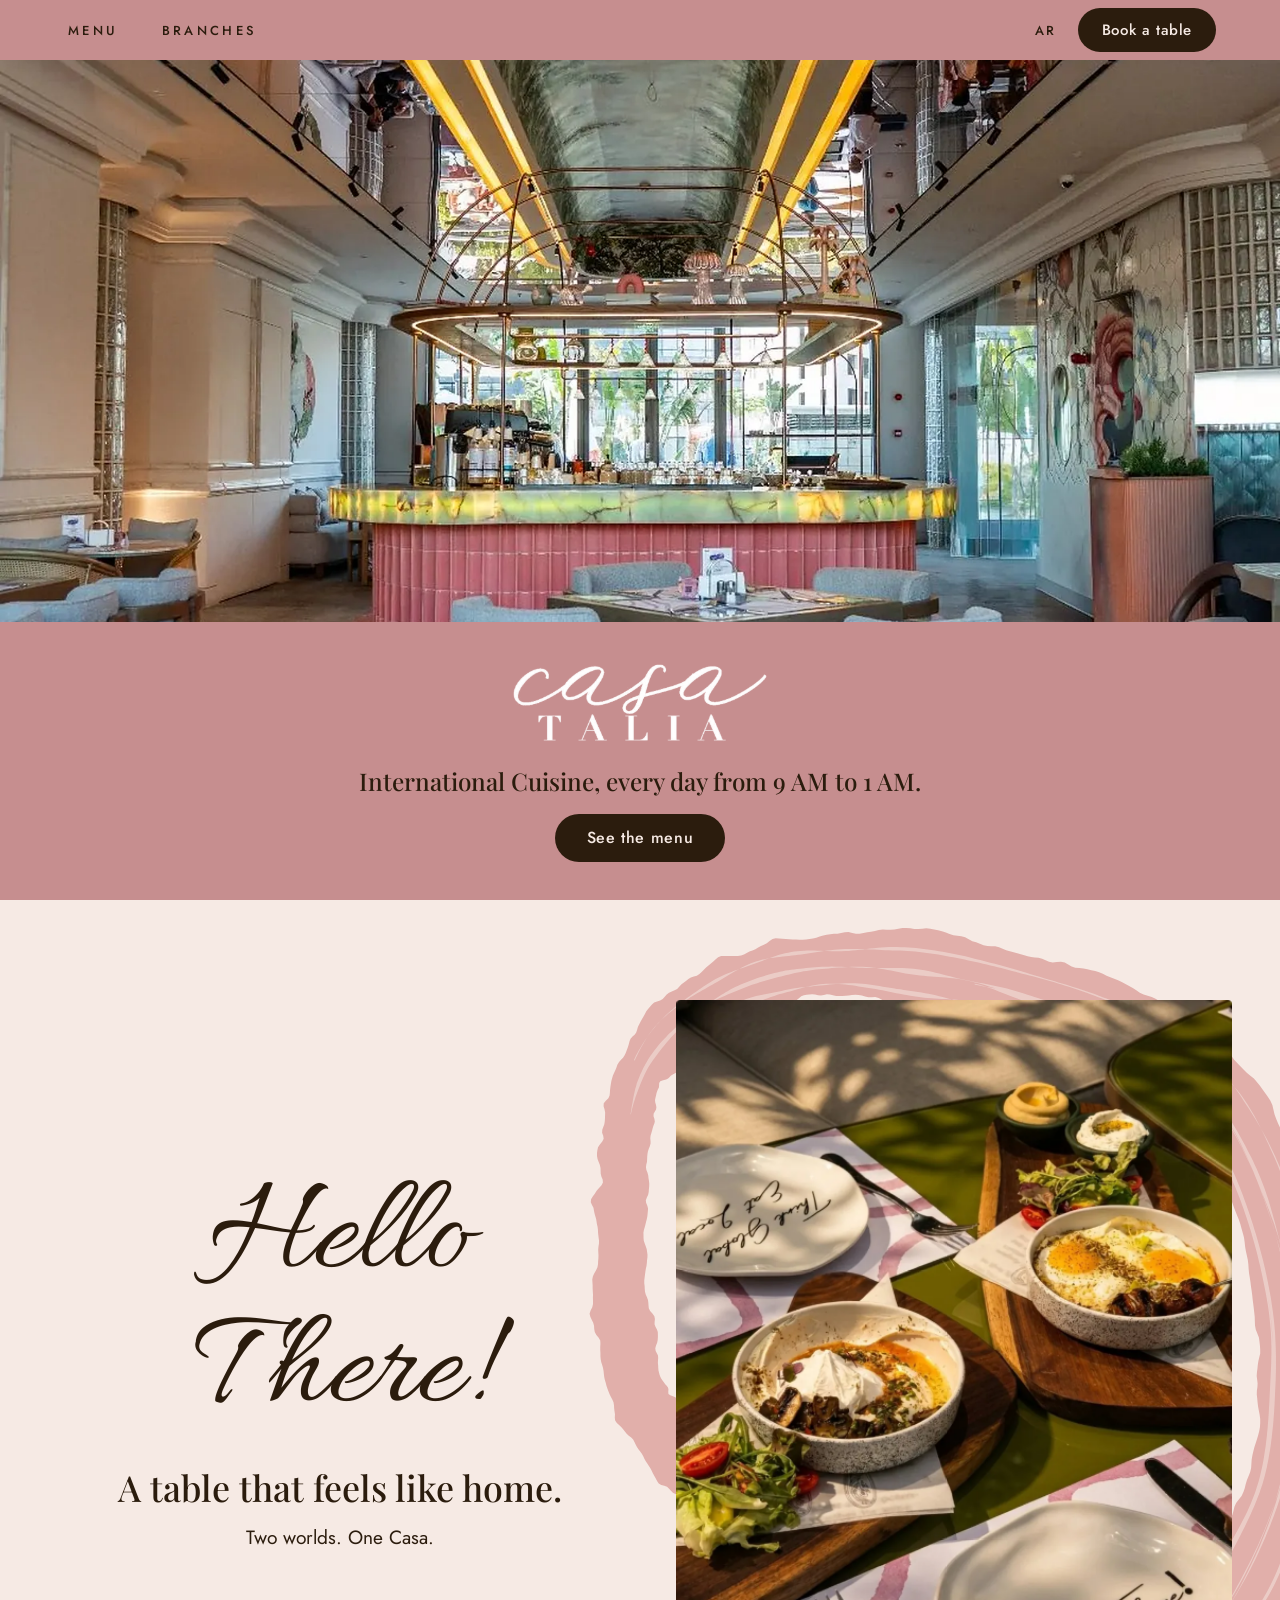
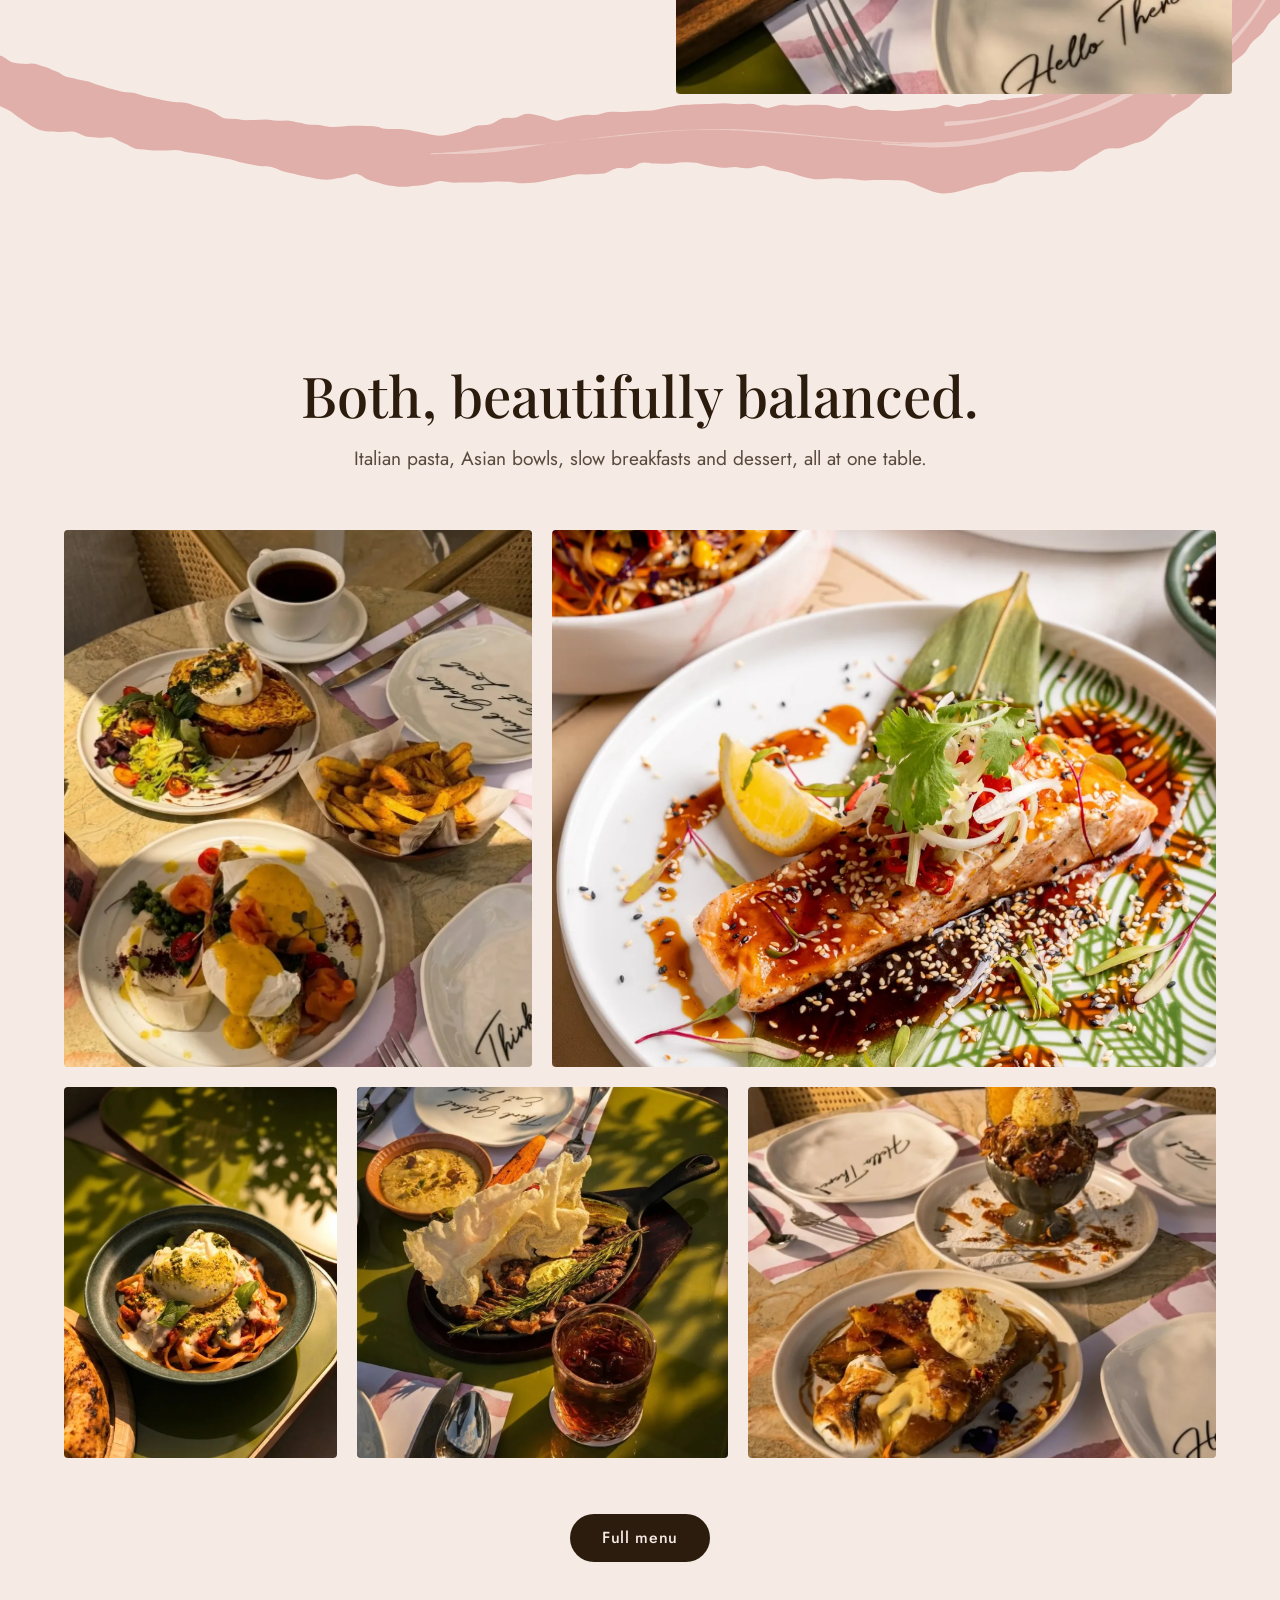
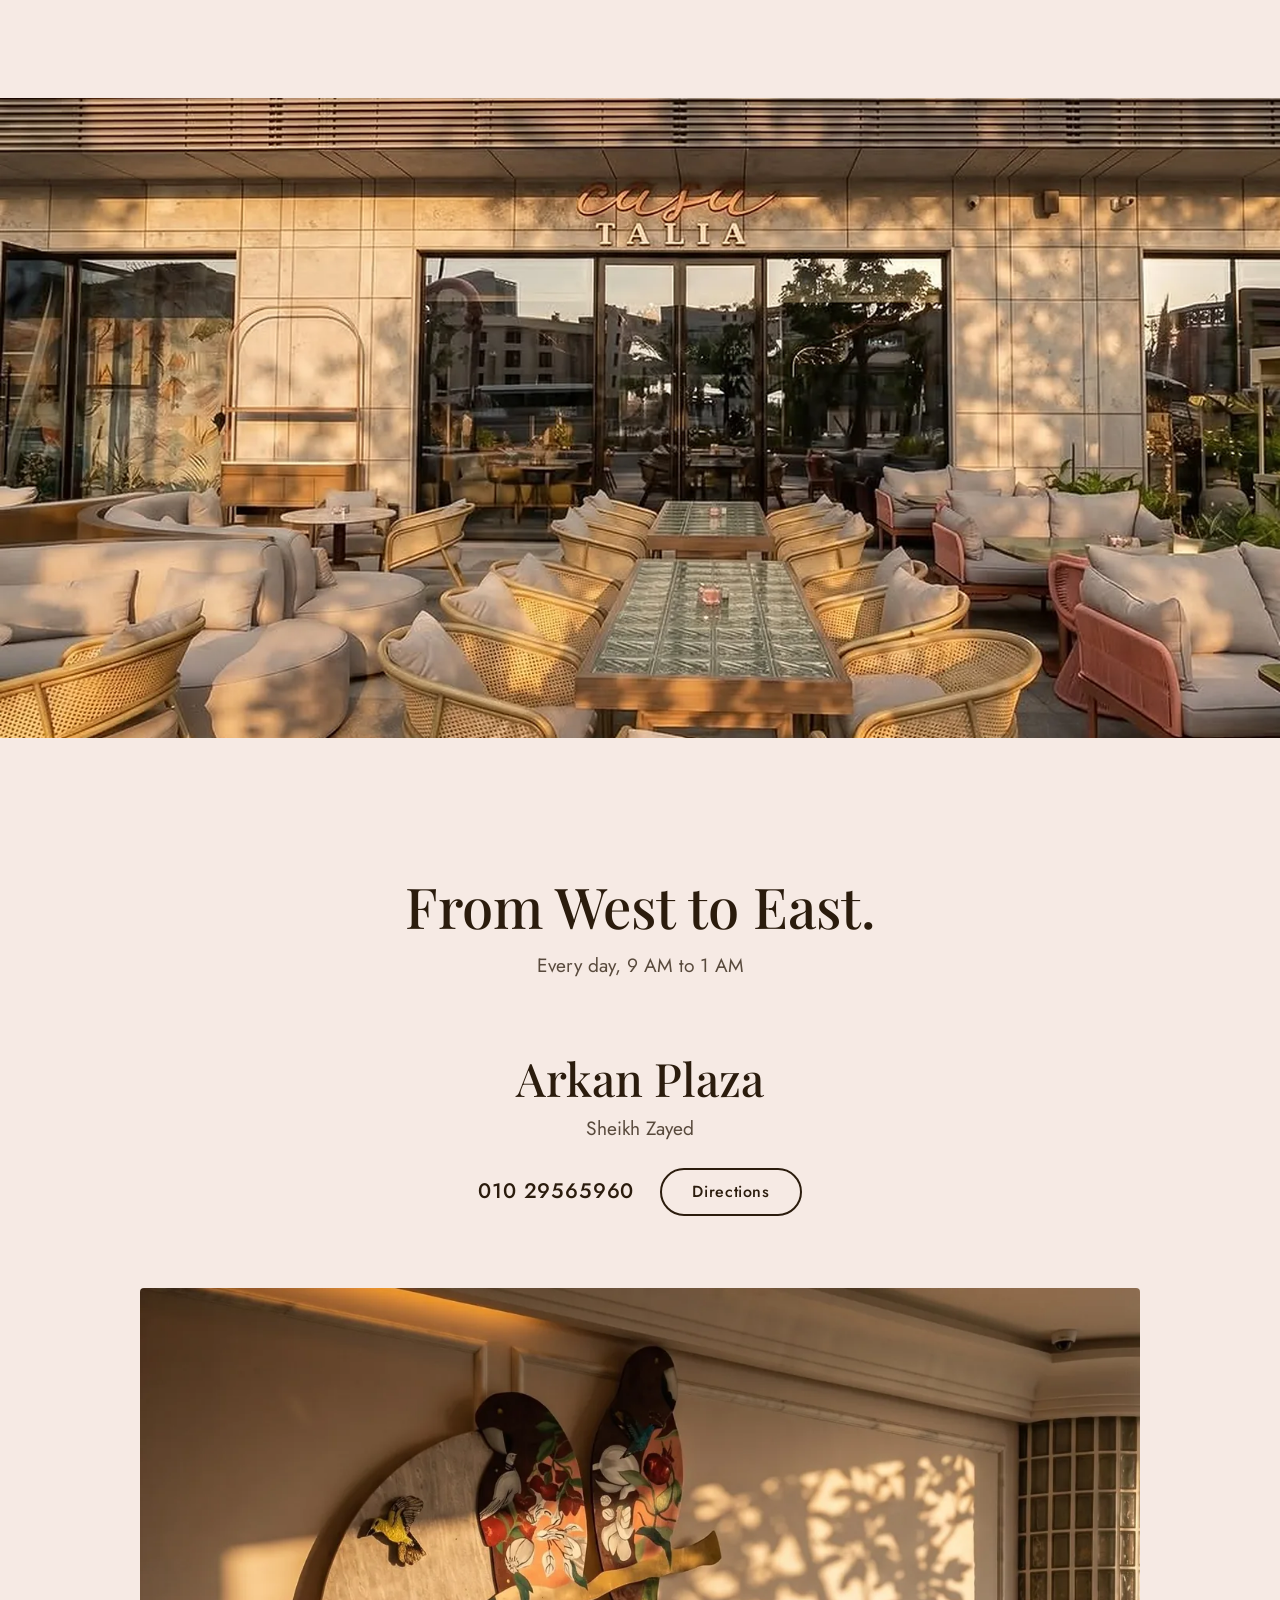
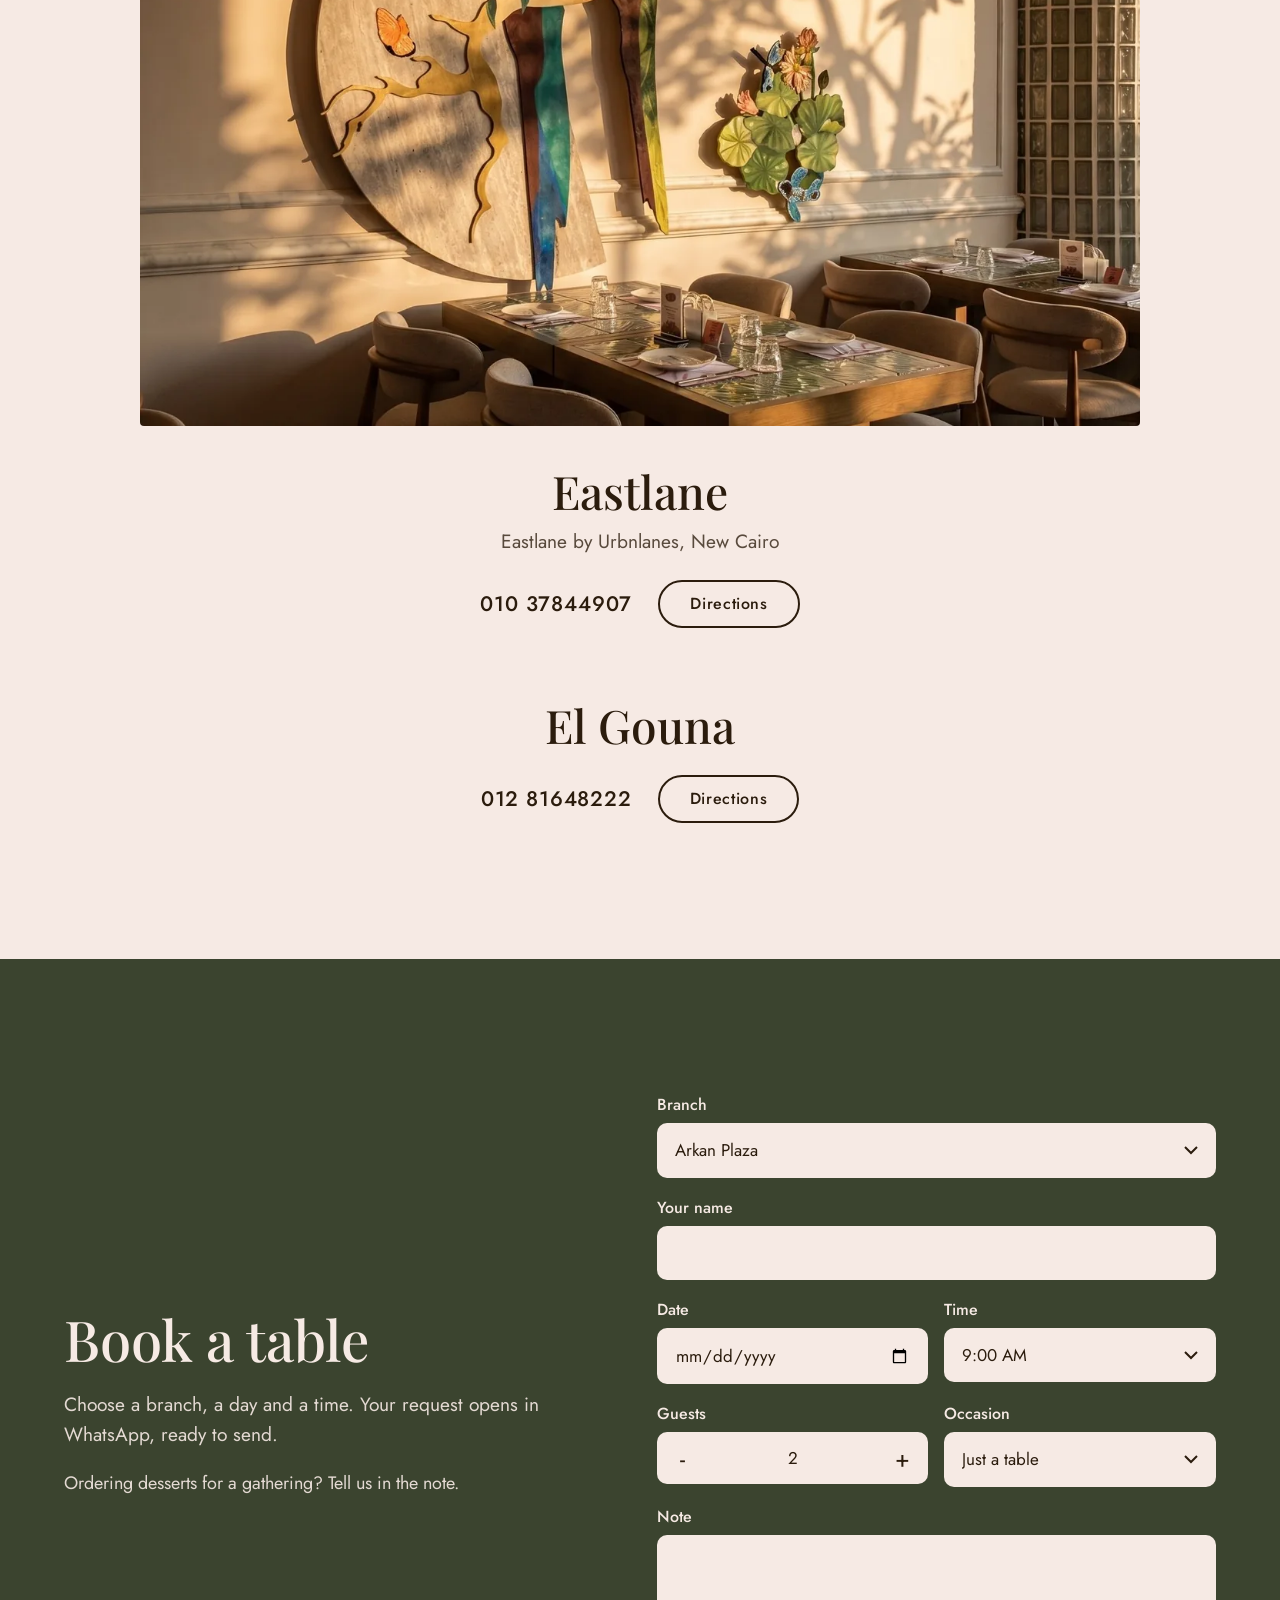
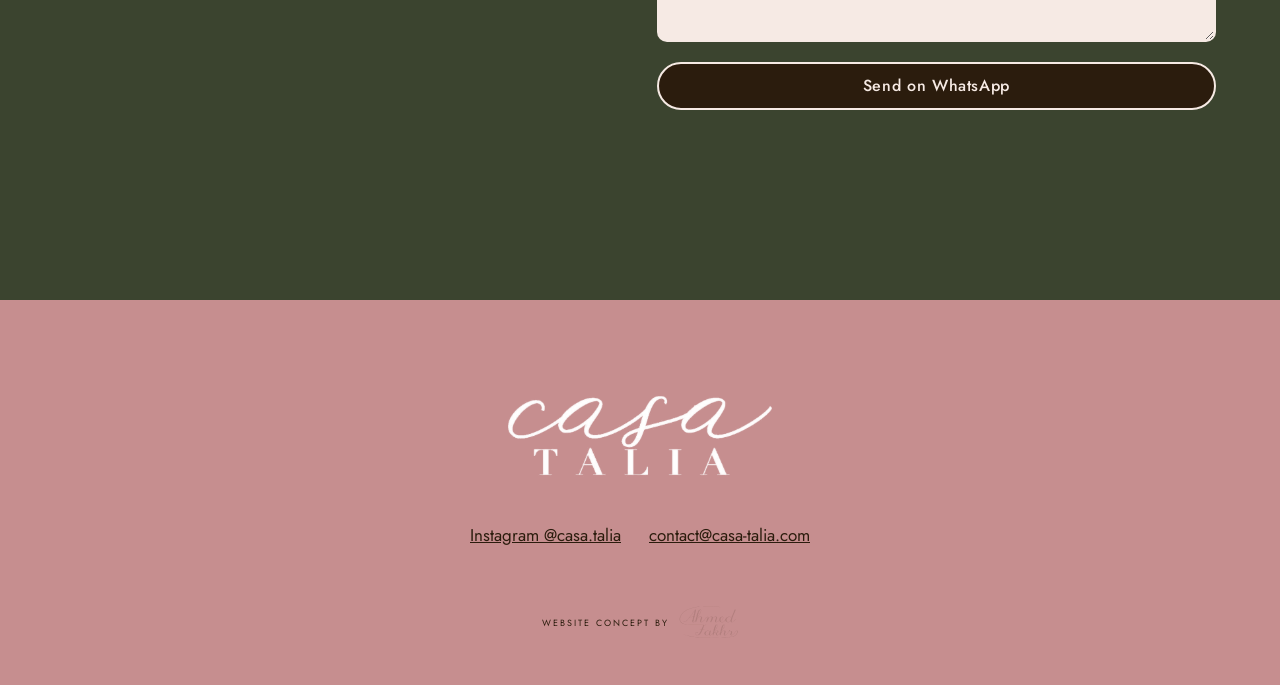
<file: index.html>
<!doctype html>
<html lang="en">
<head>
<meta charset="utf-8">
<meta name="viewport" content="width=device-width, initial-scale=1, minimum-scale=1">
<title>Casa Talia | International Cuisine, Sheikh Zayed, New Cairo, El Gouna</title>
<meta name="description" content="International Cuisine, every day from 9 AM to 1 AM. Casa Talia at Arkan Plaza in Sheikh Zayed, Eastlane in New Cairo and El Gouna.">
<meta name="theme-color" content="#C68E8F">
<link rel="canonical" href="https://ahmedfakhr1.github.io/casatalia-preview/index.html">
<meta property="og:type" content="restaurant">
<meta property="og:site_name" content="Casa Talia">
<meta property="og:title" content="Casa Talia | International Cuisine in Sheikh Zayed, New Cairo and El Gouna">
<meta property="og:description" content="International Cuisine, every day from 9 AM to 1 AM. Casa Talia at Arkan Plaza in Sheikh Zayed, Eastlane in New Cairo and El Gouna.">
<meta property="og:url" content="https://ahmedfakhr1.github.io/casatalia-preview/index.html">
<meta property="og:image" content="https://ahmedfakhr1.github.io/casatalia-preview/img/og.jpg">
<meta property="og:image:width" content="1200">
<meta property="og:image:height" content="630">
<meta name="twitter:card" content="summary_large_image">
<link rel="icon" href="icon.png" type="image/png">
<link rel="apple-touch-icon" href="apple-touch-icon.png">
<link rel="preload" href="fonts/allura-f2f253.woff2" as="font" type="font/woff2" crossorigin>
<link rel="preload" href="fonts/jost-35841f.woff2" as="font" type="font/woff2" crossorigin>
<link rel="preload" href="fonts/playfair-display-48d1e9.woff2" as="font" type="font/woff2" crossorigin>
<link rel="preload" as="image" href="img/hero-d.webp" media="(min-width:900px)" fetchpriority="high">
<link rel="preload" as="image" href="img/hero-m.webp" media="(max-width:899px)" fetchpriority="high">
<link rel="preload" as="image" href="img/logo-white.png">
<style>html.fl body{opacity:0}body{transition:opacity .25s ease}</style>
<script>(function(){var d=document.documentElement,s=0;try{s=localStorage.getItem('ct_seen')}catch(e){}
d.classList.add('js','fl',s?'hold':'veil');
function rel(){d.classList.remove('fl')}
try{Promise.all(['500 1em "Playfair Display"','600 1em "Playfair Display"','400 1em Jost','500 1em Jost','400 1em Allura'].map(function(f){return document.fonts.load(f)})).then(rel,rel)}catch(e){rel()}
setTimeout(rel,1200);
setTimeout(function(){d.classList.remove('veil','hold')},4200)})();</script>
<link rel="stylesheet" href="fonts.css?v=8">
<link rel="stylesheet" href="style.css?v=8">
<script src="site.js?v=8" defer></script>
<script type="application/ld+json">{"@context": "https://schema.org", "@type": "Restaurant", "@id": "https://ahmedfakhr1.github.io/casatalia-preview/#casa-talia", "name": "Casa Talia", "description": "International Cuisine with branches at Arkan Plaza in Sheikh Zayed, Eastlane in New Cairo and El Gouna.", "url": "https://ahmedfakhr1.github.io/casatalia-preview/", "image": "https://ahmedfakhr1.github.io/casatalia-preview/img/og.jpg", "logo": "https://ahmedfakhr1.github.io/casatalia-preview/img/logo-ink.png", "servesCuisine": "International", "telephone": "+201029565960", "email": "contact@casa-talia.com", "hasMenu": "https://ahmedfakhr1.github.io/casatalia-preview/menu.html", "sameAs": ["https://www.instagram.com/casa.talia/", "https://www.facebook.com/casataliaegypt"], "address": {"@type": "PostalAddress", "streetAddress": "Arkan Plaza", "addressLocality": "Sheikh Zayed", "addressCountry": "EG"}, "geo": {"@type": "GeoCoordinates", "latitude": 30.0188851, "longitude": 31.0046997}, "hasMap": "https://www.google.com/maps/place/Casa+Talia/@30.0188851,31.0046997,17z", "openingHoursSpecification": [{"@type": "OpeningHoursSpecification", "dayOfWeek": ["Monday", "Tuesday", "Wednesday", "Thursday", "Friday", "Saturday", "Sunday"], "opens": "09:00", "closes": "01:00"}], "department": [{"@type": "Restaurant", "name": "Casa Talia Eastlane", "telephone": "+201037844907", "hasMap": "https://www.google.com/maps/place/Casa+Talia/@30.0258026,31.4841671,17z", "address": {"@type": "PostalAddress", "streetAddress": "Eastlane by Urbnlanes", "addressLocality": "New Cairo", "addressCountry": "EG"}, "geo": {"@type": "GeoCoordinates", "latitude": 30.0258026, "longitude": 31.4841671}}, {"@type": "Restaurant", "name": "Casa Talia El Gouna", "telephone": "+201281648222", "hasMap": "https://www.google.com/maps/place/Casa+Talia/@27.4194509,33.6693909,17z", "address": {"@type": "PostalAddress", "addressLocality": "El Gouna", "addressCountry": "EG"}, "geo": {"@type": "GeoCoordinates", "latitude": 27.4194509, "longitude": 33.6693909}}]}</script>
</head>
<body>
<a class="skip" href="#main">Skip to content</a>
<div id="veil" aria-hidden="true"><img src="img/logo-white.png" alt="" width="847" height="295"><i class="veil-line"><b></b></i></div>
<header class="top" id="header">
  <button class="burger" type="button" aria-label="Open menu" aria-expanded="false" aria-controls="drawer"><b></b><b></b></button>
  <nav class="nav-d" aria-label="Main">
    <a href="menu.html">Menu</a>
    <a href="#branches">Branches</a>
  </nav>
  <a class="top-logo" href="#top" aria-label="Casa Talia, home"><img src="img/logo-white.png" alt="" width="847" height="295"></a>
  <div class="top-r">
    <button class="ar" type="button" data-ar aria-haspopup="dialog">AR</button>
    <a class="btn btn-ink btn-sm" href="#book">Book a table</a>
  </div>
</header>
<div class="drawer" id="drawer" aria-hidden="true" inert>
  <div class="drawer-panel" role="dialog" aria-modal="true" aria-label="Menu">
    <button class="drawer-x" type="button" aria-label="Close menu"><b></b><b></b></button>
    <img class="drawer-logo" src="img/logo-white.png" alt="Casa Talia" width="847" height="295">
    <nav aria-label="Site">
      <a href="menu.html">Menu</a>
      <a href="#branches">Branches</a>
      <a href="#book">Book a table</a>
    </nav>
    <p class="drawer-meta"><a href="https://www.instagram.com/casa.talia/" target="_blank" rel="noopener">Instagram @casa.talia</a><a href="mailto:contact@casa-talia.com">contact@casa-talia.com</a></p>
    
  </div>
  <div class="drawer-scrim" data-close></div>
</div>
<main id="main">

<section class="hero" id="top">
  <div class="hero-photo">
    <picture>
      <source media="(min-width:900px)" srcset="img/hero-d.webp" width="1600" height="919">
      <img src="img/hero-m.webp" width="900" height="1125" alt="A dining room under a glowing arched ceiling painted with palm fronds, a pink tiled bar behind the tables" fetchpriority="high" decoding="async" data-wait>
    </picture>
  </div>
  <div class="hero-band">
    <h1 class="hero-logo"><img src="img/logo-white.png" width="847" height="295" alt="Casa Talia" data-wait></h1>
    <p class="hero-line">International Cuisine, every day from 9 AM to 1 AM.</p>
    <a class="btn btn-ink" href="menu.html">See the menu</a>
  </div>
</section>

<section class="welcome" id="welcome" data-draw>
  <svg class="loop loop-wide" aria-hidden="true" focusable="false" viewBox="0 0 1440 1000" preserveAspectRatio="xMidYMid slice"><defs><mask id="m-wide" maskUnits="userSpaceOnUse" x="-300" y="-300" width="2200" height="2000"><path class="draw" pathLength="1" d="M-90.0 800.0L-66.8 807.6L-44.0 815.5L-21.4 823.5L1.1 831.5L23.7 839.5L46.5 847.4L69.6 855.1L93.3 862.5L117.6 869.4L142.7 876.0L168.8 882.0L195.9 887.8L223.8 893.5L252.4 899.0L281.6 904.2L311.2 909.1L341.1 913.4L371.1 917.3L401.1 920.5L430.8 923.0L460.3 924.6L489.4 925.3L518.3 924.6L547.3 922.9L576.2 920.2L605.1 917.0L634.0 913.5L663.0 909.9L692.1 906.5L721.3 903.5L750.6 901.3L780.0 900.0L809.9 900.1L840.5 901.6L871.5 904.0L902.8 906.9L934.0 910.0L965.0 912.7L995.5 914.8L1025.4 915.8L1054.3 915.3L1082.2 912.9L1108.7 908.2L1134.8 902.3L1160.6 895.4L1185.8 887.5L1210.3 878.4L1234.1 868.1L1256.8 856.6L1278.4 843.7L1298.7 829.4L1317.5 813.5L1334.7 796.2L1350.3 776.9L1364.8 755.3L1378.3 731.6L1390.6 706.2L1401.6 679.4L1411.2 651.6L1419.3 623.1L1425.8 594.4L1430.7 565.7L1433.8 537.5L1435.0 510.0L1434.2 482.2L1431.5 453.1L1427.0 423.1L1420.7 392.8L1412.9 362.5L1403.7 332.8L1393.1 304.0L1381.3 276.8L1368.5 251.5L1354.7 228.7L1340.0 208.6L1323.4 190.9L1305.1 175.2L1285.2 161.2L1264.0 148.8L1241.9 137.8L1219.1 128.0L1196.0 119.2L1172.7 111.3L1149.8 104.0L1127.3 97.2L1105.2 90.8L1082.4 85.1L1058.9 80.3L1035.1 76.3L1011.2 73.1L987.4 70.9L964.1 69.7L941.4 69.4L919.6 70.2L899.1 72.0L880.0 75.0L862.0 79.1L844.6 84.5L827.9 90.9L811.9 98.5L796.7 107.0L782.5 116.4L769.2 126.6L757.0 137.6L745.8 149.2L735.9 161.5L727.3 174.4L720.1 188.4L714.4 203.5L709.9 219.6L706.5 236.5L704.1 254.1L702.4 272.0L701.3 290.2L700.6 308.4L700.3 326.4L700.1 344.2L699.9 361.7L699.9 380.0L700.3 398.7L701.0 417.7L702.3 436.7L704.1 455.6L706.6 474.2L709.9 492.1L714.0 509.2L719.0 525.2L725.0 540.0L732.1 553.8L740.3 567.1L749.5 579.9L759.6 591.9L770.3 603.3L781.7 613.8L793.6 623.4L806.0 632.1L818.6 639.8L831.4 646.3L844.3 651.6L857.8 655.3L872.0 657.3L886.7 658.1L901.8 657.9L917.2 656.9L932.8 655.4L948.5 653.7L964.2 652.1L979.7 650.8L995.0 650.1L1000.0 650.0" fill="none" stroke="#fff" stroke-width="190" stroke-linecap="round" stroke-linejoin="round"/></mask></defs><g mask="url(#m-wide)"><path d="M-92.2 806.7L-88.8 809.6L-85.1 811.3L-81.4 813.0L-77.8 815.0L-74.2 817.1L-70.7 819.0L-67.0 820.9L-63.4 822.8L-59.9 824.6L-56.3 826.6L-52.8 828.8L-49.3 830.8L-45.8 832.7L-42.2 834.6L-38.7 836.5L-35.0 837.9L-31.1 838.9L-27.4 840.2L-23.9 842.4L-20.6 844.9L-17.1 847.1L-13.4 848.4L-9.5 849.4L-5.8 850.9L-2.3 852.9L1.2 855.0L4.8 857.0L8.3 858.9L11.9 861.0L15.4 863.0L19.1 864.8L22.8 866.5L26.5 868.2L30.2 870.1L33.8 871.9L37.6 873.7L41.2 875.7L44.7 878.2L48.2 880.9L51.7 883.4L55.3 885.8L58.9 888.3L62.5 890.8L66.3 893.0L70.2 894.7L74.3 896.0L78.5 896.8L82.9 897.1L87.3 897.3L91.7 897.7L96.2 897.8L100.8 897.4L105.5 897.1L109.9 897.4L114.1 899.0L118.1 901.1L122.3 902.6L126.8 903.1L131.4 903.3L135.9 904.0L140.5 904.0L145.4 903.3L150.0 903.5L154.3 905.3L158.5 907.7L162.7 909.5L167.0 911.5L171.2 913.9L175.6 915.7L180.2 916.4L185.0 916.6L189.7 917.1L194.5 917.6L199.3 917.8L204.2 917.8L209.1 917.7L214.1 917.3L219.1 917.1L223.9 917.8L228.7 919.0L233.5 919.9L238.4 920.4L243.3 921.0L248.2 921.7L253.1 922.6L258.0 923.4L262.9 924.4L267.8 925.3L272.8 926.2L277.7 927.2L282.6 928.4L287.5 930.0L292.4 931.3L297.4 932.2L302.4 933.1L307.3 934.1L312.4 934.7L317.6 934.7L322.6 935.4L327.5 937.1L332.4 939.3L337.3 941.0L342.4 942.1L347.4 943.1L352.4 944.3L357.5 945.4L362.5 946.4L367.6 947.3L372.6 948.4L377.7 949.1L382.9 949.3L388.1 948.6L393.3 947.7L398.5 947.0L403.8 945.4L409.1 943.5L414.2 942.8L419.2 944.6L424.0 947.8L428.9 950.1L433.9 951.4L438.9 952.8L443.9 954.4L448.9 955.5L453.9 956.1L458.9 956.7L463.9 956.9L469.0 956.7L474.1 956.1L479.2 955.7L484.3 955.1L489.4 954.4L494.4 953.0L499.4 951.5L504.5 950.7L509.5 951.1L514.5 951.9L519.5 952.4L524.6 952.3L529.5 952.2L534.6 952.2L539.6 952.2L544.5 952.2L549.5 952.1L554.5 951.7L559.4 951.3L564.4 951.1L569.4 951.2L574.4 951.4L579.4 951.5L584.4 952.1L589.5 953.0L594.5 953.1L599.4 952.8L604.3 952.5L609.2 952.0L614.1 951.1L618.9 950.0L623.7 949.1L628.5 948.2L633.3 947.2L638.1 946.3L642.9 945.2L647.7 944.1L652.5 943.3L657.3 943.3L662.3 943.5L667.1 943.3L671.9 943.0L676.8 942.9L681.6 942.4L686.2 940.5L690.8 938.1L695.4 936.5L700.2 936.6L705.1 937.0L709.9 936.5L714.5 934.4L719.0 931.8L723.7 930.6L728.5 930.9L733.4 931.6L738.2 931.8L742.9 931.9L747.7 932.1L752.4 932.1L757.1 931.4L761.8 930.6L766.6 930.3L771.3 930.4L776.0 930.6L780.7 930.9L785.4 932.0L790.1 933.3L794.7 934.2L799.4 934.9L804.2 935.8L808.9 936.4L813.7 936.3L818.6 935.9L823.5 935.6L828.4 936.2L833.3 936.8L838.2 936.8L843.3 935.7L848.4 934.5L853.5 934.2L858.5 935.5L863.5 937.5L868.5 939.1L873.5 939.9L878.6 940.7L883.7 942.1L888.7 943.9L893.8 945.5L898.9 946.8L904.0 947.9L909.2 948.6L914.4 948.8L919.7 948.4L925.1 947.9L930.4 947.5L935.7 947.6L940.9 948.1L946.2 948.3L951.5 948.7L956.7 949.5L962.0 950.0L967.3 949.8L972.6 949.4L977.9 949.5L983.2 949.6L988.4 949.6L993.7 949.9L998.9 949.9L1004.2 950.1L1009.4 951.2L1014.5 953.1L1019.7 955.4L1025.0 957.6L1030.2 959.9L1035.5 962.0L1040.8 963.4L1046.1 964.0L1051.4 963.9L1056.7 963.3L1062.0 962.3L1067.2 960.9L1072.3 959.4L1077.4 957.8L1082.5 956.2L1087.6 954.8L1092.7 953.8L1097.9 953.1L1102.9 952.0L1107.7 949.8L1112.1 947.3L1116.5 945.5L1121.0 944.0L1125.5 942.6L1129.9 941.2L1134.6 940.8L1139.5 940.8L1144.2 940.5L1149.0 940.3L1153.9 940.4L1158.9 940.7L1163.8 940.5L1168.5 940.0L1173.4 939.6L1178.4 939.7L1183.3 939.4L1187.8 937.8L1191.9 934.9L1195.8 931.6L1199.9 928.9L1204.1 926.5L1208.3 924.2L1212.5 922.0L1216.6 919.4L1220.7 917.0L1225.2 915.5L1230.2 915.3L1235.3 915.4L1240.2 914.7L1244.7 913.2L1249.2 911.5L1253.7 910.0L1258.4 908.8L1262.9 907.3L1267.1 905.0L1271.0 902.2L1274.7 899.0L1278.4 895.8L1281.9 892.3L1285.3 888.8L1288.8 885.6L1292.5 882.7L1296.4 880.0L1300.3 877.4L1304.4 875.2L1308.6 873.0L1312.5 870.5L1316.0 867.3L1319.4 864.0L1323.1 861.1L1326.7 858.1L1330.3 855.1L1333.6 851.8L1336.8 848.4L1339.9 844.8L1342.9 841.2L1346.0 837.7L1349.2 834.2L1352.2 830.7L1355.4 827.3L1358.8 824.1L1362.3 820.9L1366.0 817.9L1369.8 814.9L1373.1 811.6L1375.8 807.6L1378.3 803.5L1381.4 799.9L1385.2 796.7L1389.1 793.4L1392.5 789.8L1395.3 785.8L1398.0 781.6L1401.3 777.8L1405.2 774.4L1409.1 770.8L1412.4 766.8L1415.2 762.5L1417.6 758.0L1420.3 753.6L1423.5 749.4L1426.8 745.3L1429.4 740.7L1431.4 735.9L1433.2 730.9L1435.1 726.0L1436.6 720.9L1437.8 715.7L1439.3 710.6L1441.4 705.7L1443.6 700.9L1445.5 695.9L1447.1 690.9L1448.7 685.8L1450.2 680.7L1451.4 675.4L1452.4 670.2L1453.7 665.0L1455.4 659.9L1457.4 655.0L1459.5 650.0L1461.4 645.0L1463.3 640.0L1465.6 635.0L1469.1 630.4L1472.6 625.7L1474.0 620.4L1473.4 614.8L1472.2 609.1L1471.7 603.5L1471.8 598.1L1471.9 592.7L1471.7 587.4L1471.1 581.9L1470.9 576.6L1472.0 571.5L1473.8 566.5L1475.7 561.5L1477.8 556.5L1480.2 551.5L1482.4 546.5L1484.1 541.4L1485.3 536.2L1486.0 531.1L1486.2 525.9L1486.3 520.7L1486.2 515.6L1485.4 510.4L1483.6 505.3L1481.7 500.2L1480.6 495.0L1480.4 489.8L1480.5 484.6L1480.2 479.4L1480.2 474.1L1480.2 468.8L1479.7 463.4L1478.1 458.2L1476.4 453.0L1475.6 447.7L1475.7 442.2L1475.7 436.7L1474.7 431.4L1472.6 426.2L1470.2 421.0L1468.4 415.7L1467.3 410.4L1466.1 405.0L1464.6 399.7L1462.9 394.4L1461.5 389.0L1460.3 383.6L1459.5 378.1L1458.8 372.6L1457.3 367.2L1454.7 362.2L1452.0 357.1L1450.3 351.9L1449.0 346.5L1447.7 341.1L1446.2 335.8L1444.9 330.4L1443.8 325.0L1442.2 319.7L1439.7 314.8L1437.1 309.8L1435.4 304.7L1434.2 299.3L1432.8 294.0L1430.8 289.0L1428.3 284.2L1425.7 279.4L1423.3 274.6L1421.1 269.8L1418.7 265.1L1416.5 260.3L1414.7 255.4L1412.9 250.5L1410.7 245.8L1408.5 241.1L1406.5 236.3L1404.7 231.5L1403.5 226.3L1402.3 221.2L1400.2 216.5L1397.4 212.3L1394.5 208.3L1391.6 204.2L1388.7 200.2L1385.6 196.4L1382.4 192.7L1378.6 189.5L1374.7 186.3L1371.2 182.8L1367.8 179.3L1364.4 175.9L1361.1 172.3L1358.2 168.4L1355.4 164.4L1352.4 160.6L1348.8 157.4L1345.1 154.4L1342.2 150.5L1340.2 145.4L1337.8 140.7L1334.1 137.7L1329.4 135.9L1324.7 134.3L1320.4 132.2L1316.1 130.2L1311.7 128.3L1307.5 126.3L1303.5 124.0L1299.5 121.6L1295.6 119.2L1291.9 116.4L1288.2 113.6L1284.2 111.3L1280.2 108.9L1276.3 106.6L1272.2 104.6L1267.8 103.3L1263.4 101.9L1259.3 100.0L1255.5 97.5L1251.7 95.0L1247.8 92.7L1243.8 90.6L1239.8 88.6L1235.8 86.5L1231.7 84.9L1227.5 83.4L1223.4 81.7L1219.4 79.7L1215.4 77.9L1211.2 76.7L1207.0 75.7L1202.7 74.7L1198.5 73.8L1194.0 73.5L1189.7 73.1L1185.7 71.8L1182.0 69.5L1178.3 67.4L1174.2 66.6L1169.7 67.0L1165.3 67.4L1161.3 66.6L1157.6 65.0L1153.9 63.3L1150.0 62.4L1146.0 62.0L1142.1 61.6L1138.3 60.7L1134.6 59.6L1130.9 58.5L1127.0 57.5L1123.1 56.4L1119.1 55.4L1115.1 54.2L1111.3 52.5L1107.4 50.9L1103.3 50.0L1099.0 49.9L1094.8 49.7L1090.7 48.7L1086.7 47.1L1082.7 45.6L1078.6 44.4L1074.7 42.4L1070.8 40.3L1066.7 39.0L1062.4 38.6L1058.2 38.0L1054.0 36.6L1050.0 35.0L1045.8 33.6L1041.6 32.7L1037.4 31.7L1033.2 30.9L1028.9 30.6L1024.5 30.9L1020.2 31.3L1015.9 31.2L1011.7 30.6L1007.4 30.2L1003.1 30.3L998.8 31.0L994.5 31.8L990.3 32.2L986.1 32.0L981.9 31.9L977.7 32.5L973.5 33.4L969.3 34.2L965.2 34.8L961.1 35.7L957.0 36.5L953.0 36.5L949.0 35.5L945.0 34.6L941.0 34.7L937.0 35.6L933.1 36.3L929.2 36.5L925.3 36.9L921.5 37.5L917.7 38.3L913.9 39.5L910.2 40.6L906.6 41.5L902.9 42.0L899.2 42.5L895.6 42.8L891.9 42.8L888.2 42.7L884.6 42.6L880.9 42.3L877.3 42.1L873.6 41.9L870.0 41.5L866.4 41.4L863.0 42.2L859.8 44.3L856.8 46.6L853.7 48.3L850.5 49.7L847.5 51.3L844.5 53.1L841.3 54.4L838.1 55.6L835.1 57.2L832.2 58.8L829.0 59.9L825.6 60.3L822.0 60.4L818.4 60.4L814.8 60.4L811.1 60.3L807.5 60.5L804.3 61.8L801.7 64.0L799.1 66.4L796.5 68.5L793.9 70.7L791.3 72.9L788.9 75.2L786.5 77.7L784.1 79.9L781.3 81.6L778.1 82.6L774.9 83.6L772.2 85.3L769.6 87.3L767.0 89.2L764.5 91.1L762.3 93.5L760.1 95.9L757.3 97.5L754.3 98.8L751.3 100.1L748.8 102.1L746.7 104.5L744.5 106.8L741.7 108.4L738.4 109.4L735.3 110.7L732.9 112.8L730.8 115.1L728.7 117.5L726.8 120.1L725.3 122.9L723.8 125.7L722.2 128.4L720.7 131.2L719.2 134.0L717.8 136.8L716.9 139.9L715.9 142.9L714.2 145.4L711.9 147.4L709.8 149.6L708.7 152.5L707.9 155.6L707.0 158.7L705.9 161.7L704.7 164.7L703.4 167.5L701.7 170.1L699.5 172.5L697.4 174.9L695.7 177.6L694.6 180.6L693.5 183.5L692.1 186.3L690.8 189.3L689.9 192.3L689.1 195.3L688.6 198.4L688.1 201.6L687.7 204.7L687.5 207.9L687.2 211.0L685.9 213.9L683.1 216.5L680.9 219.3L680.7 222.5L681.7 225.9L682.4 229.3L682.3 232.5L682.2 235.7L682.0 238.8L681.5 241.9L680.4 245.0L679.3 248.0L679.1 251.2L680.3 254.5L680.8 257.7L679.3 260.7L676.7 263.7L674.7 266.7L674.0 269.9L673.6 273.0L673.6 276.2L674.2 279.4L675.4 282.7L676.7 285.9L677.4 289.1L677.5 292.2L677.6 295.3L678.4 298.5L679.7 301.6L680.0 304.7L678.5 307.8L675.8 310.8L673.2 313.8L671.2 316.9L669.0 319.9L667.2 322.9L666.9 326.0L668.2 329.0L669.8 332.0L670.3 335.0L670.9 338.0L671.7 340.9L672.6 343.9L673.1 346.8L673.5 349.7L674.2 352.6L674.6 355.6L674.7 358.6L675.0 361.6L675.4 364.7L675.8 367.7L675.7 370.8L675.2 373.9L674.9 377.1L675.0 380.2L675.2 383.4L675.1 386.5L674.8 389.7L674.7 392.9L674.1 396.2L672.6 399.5L670.7 402.8L669.2 406.1L668.5 409.4L668.7 412.7L668.9 416.0L668.9 419.3L669.1 422.7L669.3 426.0L669.2 429.3L669.3 432.7L669.3 436.0L668.5 439.5L666.7 443.0L665.6 446.5L666.4 449.8L667.9 453.0L669.5 456.2L670.4 459.5L670.6 462.9L671.2 466.2L672.9 469.3L675.4 472.3L677.1 475.4L677.3 478.8L677.1 482.1L677.1 485.5L677.3 488.8L677.3 492.2L677.6 495.5L678.2 498.7L679.2 501.8L680.1 505.0L680.7 508.2L681.0 511.5L681.4 514.7L682.1 517.9L683.0 521.0L683.8 524.1L684.8 527.2L686.0 530.2L687.2 533.2L688.5 536.1L690.1 538.9L691.4 541.8L691.9 545.0L692.1 548.4L692.5 551.6L693.0 554.9L692.8 558.4L693.2 561.7L695.0 564.2L697.4 566.5L699.7 568.7L701.8 571.0L703.7 573.4L705.6 575.8L707.9 578.0L710.5 579.9L712.6 582.1L714.0 584.8L715.3 587.5L716.7 590.2L718.3 592.7L720.2 595.0L722.0 597.4L723.5 600.1L724.7 602.9L726.2 605.6L727.9 608.1L729.6 610.6L731.2 613.2L732.6 615.9L734.0 618.7L735.5 621.4L737.0 624.1L738.4 627.0L740.2 629.5L742.9 631.1L746.2 632.1L749.2 633.2L751.4 635.2L753.4 637.5L755.5 639.6L758.2 641.0L761.3 642.0L764.0 643.3L765.8 645.8L767.1 648.8L768.8 651.5L771.2 653.1L774.0 654.4L776.6 655.8L778.9 657.5L781.2 659.3L783.7 660.9L786.2 662.4L788.7 663.8L791.3 665.2L793.7 666.8L795.9 668.7L798.3 670.3L801.1 671.2L804.1 671.6L806.9 672.3L809.7 673.2L812.6 673.6L815.5 673.9L818.5 674.2L821.5 674.2L824.4 674.4L827.0 675.3L829.4 676.8L832.0 678.3L834.9 679.0L837.9 679.4L840.9 679.9L843.7 680.8L846.5 681.8L849.3 682.6L852.1 683.3L855.0 684.1L857.8 684.6L860.7 684.8L863.6 684.8L866.5 684.5L869.5 683.3L872.5 681.8L875.3 680.5L878.1 680.2L880.8 680.4L883.6 680.7L886.3 681.2L889.1 682.5L891.8 683.7L894.6 683.9L897.4 683.2L900.1 683.2L902.9 684.7L905.8 686.5L908.6 687.3L911.4 687.4L914.2 688.1L917.1 688.7L919.8 688.4L922.5 687.4L925.2 687.0L928.0 687.5L930.8 688.1L933.5 688.1L936.1 686.8L938.5 684.4L941.0 682.2L943.5 680.9L946.1 679.9L948.6 678.7L951.0 676.9L953.5 675.3L956.0 674.4L958.6 674.4L961.2 674.9L963.9 675.6L966.5 675.9L969.0 676.0L971.6 676.3L974.1 676.9L976.6 677.1L979.0 676.8L981.4 676.3L983.8 675.9L986.2 675.3L988.5 674.5L990.8 673.5L993.1 672.6L995.4 671.6L997.7 670.5L1000.1 668.3L999.9 629.3L997.3 627.9L994.5 628.5L991.9 629.8L989.2 631.5L986.6 633.4L984.0 635.3L981.4 635.8L978.6 635.0L975.9 634.4L973.2 634.0L970.4 633.1L967.6 631.5L964.7 629.7L961.8 628.2L959.0 626.4L956.0 624.4L953.2 622.7L950.4 622.0L947.9 623.3L945.5 625.9L943.0 627.6L940.3 627.5L937.6 626.8L935.0 626.8L932.5 627.5L929.9 628.0L927.4 628.2L924.9 628.5L922.4 628.9L919.9 629.2L917.4 629.6L915.0 630.0L912.5 630.3L910.1 630.1L907.6 629.6L905.2 629.4L902.9 629.9L900.6 630.9L898.3 631.6L896.0 631.7L893.7 631.6L891.5 631.6L889.3 631.7L887.1 631.4L884.9 631.2L882.8 630.9L880.7 630.5L878.7 629.9L876.7 629.3L874.7 628.7L872.9 628.0L871.0 627.0L869.3 626.2L867.5 625.5L865.8 625.2L864.0 625.0L862.2 625.0L860.6 624.6L859.0 623.8L857.4 623.5L855.6 624.0L853.6 624.8L851.8 624.8L850.2 624.3L848.6 623.2L847.2 621.7L845.9 619.6L844.9 617.1L843.8 614.9L842.4 613.3L840.8 612.1L839.2 610.9L837.9 609.3L836.5 607.6L834.8 606.7L832.5 606.6L830.0 606.7L827.7 606.5L825.6 605.9L823.6 605.2L821.7 604.1L819.9 603.1L817.9 602.2L816.1 600.9L814.7 599.2L813.2 597.5L811.7 595.9L809.8 594.8L807.5 594.1L805.5 593.1L804.1 591.3L802.9 589.3L801.6 587.5L800.4 585.4L799.5 583.1L798.4 581.1L797.3 579.1L796.2 577.0L794.9 575.2L792.6 574.3L790.0 573.8L787.9 572.7L786.8 570.7L786.0 568.4L784.8 566.5L783.1 565.1L781.3 563.7L779.7 562.1L778.2 560.4L776.9 558.7L775.5 556.9L774.1 555.2L772.7 553.5L771.4 551.7L769.9 550.0L768.3 548.5L766.9 546.8L765.7 544.9L764.5 543.1L762.9 541.5L761.3 539.8L759.8 538.2L758.1 536.6L755.5 535.5L752.7 534.5L750.7 532.9L750.5 530.6L750.7 528.0L750.2 525.9L748.8 524.2L747.2 522.5L745.9 520.5L744.5 518.6L743.0 516.7L741.9 514.5L741.1 512.2L740.5 509.8L739.9 507.4L739.7 504.8L739.6 502.2L739.3 499.6L739.4 496.9L739.6 494.1L739.4 491.4L738.2 489.0L736.9 486.5L736.5 483.7L737.3 480.8L738.5 477.7L739.1 474.8L739.3 471.9L739.3 469.1L739.2 466.2L738.3 463.4L736.8 460.7L735.7 457.9L735.8 455.0L736.1 452.0L735.5 449.1L733.4 446.3L730.9 443.5L729.5 440.6L729.2 437.6L729.0 434.6L728.6 431.6L727.5 428.6L726.2 425.6L725.4 422.6L725.1 419.5L725.0 416.4L724.6 413.4L724.6 410.3L725.0 407.2L725.4 404.1L725.8 401.0L726.3 397.9L727.0 394.9L727.4 391.8L727.6 388.7L728.0 385.7L728.1 382.7L727.7 379.7L727.2 376.7L726.2 373.7L725.1 370.7L724.1 367.8L723.8 364.8L723.8 361.9L723.7 359.0L724.2 356.1L725.1 353.2L725.8 350.3L726.5 347.4L727.3 344.5L727.9 341.6L728.2 338.7L728.5 335.7L728.7 332.8L727.9 329.8L726.6 326.8L726.3 323.9L727.4 320.9L728.8 318.0L729.4 315.0L729.6 312.1L729.9 309.1L730.0 306.2L729.7 303.2L729.2 300.3L728.9 297.3L728.1 294.3L726.9 291.3L726.4 288.4L726.8 285.5L727.5 282.6L727.7 279.7L727.8 276.8L728.1 273.9L728.6 271.1L729.5 268.3L730.6 265.6L731.4 262.8L731.4 260.0L731.1 257.2L731.4 254.4L732.2 251.8L733.0 249.1L733.6 246.5L734.4 243.9L735.4 241.4L736.0 238.9L735.5 236.1L734.6 233.3L734.7 230.7L735.9 228.4L737.3 226.1L737.7 223.7L737.2 221.0L736.4 218.2L736.2 215.7L736.7 213.3L737.3 210.9L737.8 208.6L738.5 206.4L739.4 204.2L740.4 202.2L740.6 199.8L740.7 197.4L741.9 195.5L744.9 194.5L748.2 193.8L750.3 192.6L751.8 191.2L753.2 189.7L754.9 188.5L756.8 187.5L758.9 186.5L761.1 185.4L762.6 183.9L763.9 182.3L765.7 181.0L768.0 180.1L770.2 179.2L771.9 177.8L773.3 176.3L774.7 174.6L776.1 172.9L777.2 171.1L778.3 169.1L779.6 167.3L781.2 165.8L782.9 164.3L784.3 162.5L785.6 160.6L786.8 158.6L787.9 156.4L788.9 154.0L789.9 151.5L791.3 149.4L793.0 147.7L794.9 146.3L796.7 144.7L798.6 143.1L800.4 141.5L802.2 139.8L803.8 137.8L805.5 135.8L807.3 134.0L809.3 132.5L811.4 131.1L813.6 129.8L815.2 127.5L816.7 125.0L819.0 123.7L822.0 123.7L825.0 124.0L827.7 123.5L830.4 123.2L833.1 122.9L835.5 121.9L837.5 120.1L839.5 118.2L841.7 116.6L843.8 114.8L846.0 113.1L848.4 111.9L851.4 112.3L854.5 113.2L857.3 113.1L859.9 112.5L862.5 112.1L865.3 111.9L868.0 111.7L870.6 111.4L873.3 111.1L875.9 110.5L878.5 109.7L881.0 108.9L883.8 108.8L886.5 108.7L889.1 107.9L891.5 105.9L894.0 103.8L896.8 102.7L899.7 102.2L902.7 101.9L905.7 101.6L908.9 102.1L912.1 102.8L915.2 103.1L918.4 102.5L921.6 101.8L924.9 101.9L928.2 102.8L931.6 103.7L935.0 103.7L938.4 103.5L941.8 103.3L945.2 103.0L948.7 102.6L952.3 102.3L955.8 102.4L959.4 103.1L962.9 104.2L966.5 105.0L970.2 104.9L973.8 104.7L977.5 105.7L981.0 107.6L984.6 109.5L988.2 110.8L991.8 112.2L995.4 113.4L999.1 114.3L1002.7 115.1L1006.4 115.9L1010.1 116.7L1013.8 117.3L1017.5 117.7L1021.2 118.4L1024.9 119.2L1028.6 120.0L1032.3 120.5L1036.1 120.7L1039.9 120.9L1043.7 121.1L1047.4 121.3L1051.2 121.5L1055.0 121.8L1058.8 121.8L1062.6 121.9L1066.3 122.5L1069.9 123.6L1073.4 124.9L1076.9 126.0L1080.5 126.7L1084.1 127.3L1087.6 128.3L1091.2 129.2L1094.7 130.0L1098.1 131.0L1101.2 133.0L1104.3 134.9L1107.8 135.7L1111.6 136.0L1115.5 136.4L1119.3 137.1L1123.1 138.1L1126.7 139.3L1130.4 140.5L1134.3 141.1L1138.1 141.7L1141.9 142.8L1145.7 143.7L1149.5 144.6L1153.1 146.0L1156.5 148.3L1159.9 150.6L1163.4 152.2L1167.0 153.8L1170.6 155.4L1174.3 156.7L1178.2 157.3L1182.1 157.9L1185.8 159.0L1189.6 159.9L1193.4 160.8L1197.0 162.2L1200.4 164.2L1203.7 166.2L1207.4 167.3L1211.4 167.8L1215.3 168.3L1219.0 169.4L1222.4 171.0L1225.7 172.8L1229.1 174.5L1232.3 176.4L1235.5 178.5L1238.6 180.5L1241.7 182.6L1244.7 184.7L1247.7 186.7L1250.9 188.4L1254.1 190.0L1257.2 191.9L1260.0 194.0L1262.7 196.3L1265.3 198.8L1267.9 201.1L1270.4 203.5L1272.8 205.9L1275.4 208.1L1278.1 210.1L1280.7 212.2L1283.2 214.3L1285.9 216.2L1288.8 217.8L1292.5 218.7L1296.1 219.6L1298.8 221.5L1300.4 224.6L1301.8 227.7L1303.8 230.3L1305.9 232.6L1308.0 235.0L1309.9 237.6L1311.8 240.2L1313.8 243.0L1315.5 246.0L1316.7 249.5L1317.9 253.0L1319.9 256.1L1322.4 259.0L1325.0 261.9L1327.1 265.2L1329.4 268.5L1331.6 271.9L1333.4 275.6L1333.9 280.1L1334.4 284.5L1336.3 288.3L1339.9 291.4L1343.5 294.5L1345.9 298.3L1347.4 302.5L1348.9 306.8L1351.1 310.9L1353.6 314.8L1356.0 318.8L1357.8 323.2L1359.4 327.6L1361.0 332.1L1362.7 336.5L1364.5 341.0L1366.3 345.4L1367.8 350.0L1369.1 354.7L1370.4 359.4L1371.7 364.1L1372.4 368.9L1372.9 373.9L1373.7 378.7L1374.8 383.5L1375.8 388.2L1376.4 393.1L1376.7 398.0L1377.2 402.9L1378.0 407.6L1378.7 412.4L1379.3 417.2L1380.0 421.9L1380.6 426.6L1381.1 431.3L1381.7 436.0L1382.3 440.7L1382.8 445.3L1383.3 449.9L1383.4 454.5L1383.6 459.0L1384.4 463.5L1386.1 467.8L1387.8 472.0L1388.4 476.4L1388.9 480.7L1389.2 485.0L1389.2 489.3L1388.2 493.5L1387.2 497.6L1386.6 501.7L1386.2 505.7L1385.7 509.6L1385.4 513.5L1385.9 517.5L1386.4 521.5L1386.2 525.5L1385.6 529.6L1385.5 533.7L1386.0 537.9L1386.4 542.2L1386.9 546.5L1387.7 550.9L1388.6 555.4L1389.2 559.9L1389.2 564.4L1388.9 568.8L1388.1 573.2L1387.0 577.5L1385.7 581.8L1384.3 586.1L1382.9 590.4L1381.8 594.8L1380.8 599.2L1380.0 603.7L1379.7 608.3L1379.4 612.9L1378.4 617.3L1376.7 621.6L1374.9 625.8L1373.6 630.2L1372.5 634.6L1371.1 638.9L1369.1 643.1L1366.1 646.8L1363.2 650.6L1361.4 654.7L1360.4 659.1L1359.2 663.4L1357.3 667.4L1355.3 671.4L1353.1 675.2L1350.9 679.1L1348.5 682.7L1345.9 686.3L1343.3 689.8L1341.2 693.5L1339.0 697.1L1336.1 700.3L1332.4 703.0L1329.1 705.9L1327.2 709.4L1326.4 713.4L1325.5 717.5L1324.1 721.1L1322.6 724.8L1321.2 728.4L1319.6 731.8L1317.3 734.8L1315.1 737.7L1313.6 741.1L1312.7 744.8L1311.8 748.6L1310.6 752.1L1309.1 755.3L1307.7 758.5L1306.5 762.0L1305.5 765.5L1304.1 768.8L1302.5 771.9L1301.3 775.5L1299.9 779.0L1297.8 781.8L1295.3 784.2L1292.8 786.7L1290.2 789.2L1287.4 791.3L1284.5 793.4L1281.6 795.5L1278.5 797.2L1275.4 799.1L1272.6 801.4L1269.9 803.8L1267.2 806.3L1264.5 808.7L1261.7 811.2L1258.9 813.6L1255.8 815.7L1252.6 817.6L1249.0 818.9L1245.1 819.7L1241.1 820.3L1237.0 820.7L1232.8 820.7L1228.4 820.4L1224.3 820.5L1220.7 821.7L1217.3 823.5L1214.0 825.2L1210.5 826.9L1207.2 828.9L1203.8 830.7L1200.2 832.0L1196.3 832.7L1192.4 833.6L1188.8 835.1L1185.4 837.2L1182.1 839.7L1178.7 841.9L1175.0 843.6L1171.5 845.5L1168.1 848.3L1164.9 851.4L1161.4 854.1L1157.7 856.0L1153.8 857.5L1149.9 858.6L1145.7 859.3L1141.6 859.8L1137.3 860.2L1133.1 860.5L1128.9 860.7L1124.6 861.1L1120.5 861.7L1116.4 862.4L1112.2 863.1L1108.0 863.5L1103.7 863.2L1099.3 863.1L1095.2 863.9L1091.4 865.4L1087.7 866.7L1084.0 867.2L1080.2 867.5L1076.3 867.8L1072.5 868.4L1068.6 869.8L1064.6 870.8L1060.5 870.6L1056.3 869.3L1052.0 868.3L1047.8 868.7L1043.6 869.9L1039.2 871.2L1034.8 871.8L1030.4 872.0L1025.8 872.5L1021.3 873.2L1016.6 873.4L1012.0 873.6L1007.2 874.3L1002.5 874.9L997.6 875.2L992.8 875.0L988.0 874.5L983.1 873.9L978.2 873.6L973.2 873.9L968.1 874.0L963.2 873.0L958.3 871.0L953.3 869.3L948.2 869.6L942.9 871.1L937.6 872.2L932.5 871.5L927.4 870.1L922.3 869.0L917.1 868.6L911.8 868.4L906.6 868.3L901.3 868.4L895.9 868.7L890.6 869.1L885.3 869.1L880.0 868.6L874.7 868.1L869.3 868.8L863.8 870.6L858.4 871.8L853.1 871.0L848.0 869.0L842.7 867.5L837.4 867.3L832.1 867.6L826.7 867.8L821.4 867.5L816.2 867.0L810.9 866.7L805.6 866.9L800.3 867.2L795.0 867.5L789.7 867.6L784.5 867.7L779.3 867.8L774.1 868.2L769.0 868.4L763.9 868.7L758.8 869.5L753.7 870.5L748.7 871.4L743.7 872.3L738.7 873.4L733.7 874.5L728.7 874.9L723.7 874.9L718.7 875.0L713.7 875.4L708.7 875.9L703.7 876.2L698.7 876.2L693.7 875.9L688.7 875.8L683.8 876.4L679.0 877.9L674.1 879.2L669.2 879.5L664.2 879.2L659.3 879.3L654.4 880.2L649.6 880.9L644.8 881.7L640.0 882.9L635.3 884.6L630.5 885.6L625.6 884.8L620.4 882.8L615.4 881.0L610.4 880.0L605.4 878.8L600.5 878.0L595.7 878.4L591.1 880.3L586.6 882.2L581.8 882.6L577.0 882.4L572.3 882.6L567.8 884.4L563.3 887.2L558.8 889.4L554.1 890.2L549.4 890.4L544.8 890.8L540.2 892.1L535.7 894.1L531.1 896.1L526.5 897.6L521.9 898.5L517.2 899.5L512.6 900.7L508.0 901.5L503.3 901.8L498.6 901.3L494.0 900.5L489.3 899.3L484.7 898.3L480.1 897.5L475.5 896.7L470.9 895.7L466.3 895.0L461.6 894.6L456.8 894.5L452.1 894.5L447.3 894.5L442.5 893.9L437.8 892.4L433.1 891.4L428.2 891.2L423.4 891.2L418.6 891.0L413.7 890.9L408.8 891.1L403.8 891.3L398.9 891.7L393.9 892.1L388.9 892.4L384.0 892.2L379.1 891.3L374.3 890.3L369.4 889.9L364.4 889.9L359.5 889.3L354.6 888.1L349.7 887.1L344.9 886.1L340.0 885.4L335.0 885.5L329.9 885.7L325.0 885.2L320.1 884.4L315.1 884.2L310.0 884.6L305.0 884.7L300.0 884.9L294.9 885.0L290.0 884.6L285.1 883.8L280.2 883.3L275.2 883.4L270.4 882.6L265.8 880.3L261.4 877.3L256.9 874.8L252.3 873.0L247.7 871.5L243.0 870.3L238.4 869.0L233.9 867.3L229.3 866.1L224.5 865.7L219.7 865.5L215.0 865.2L210.3 864.4L205.7 863.5L201.2 862.4L196.7 861.3L192.2 860.5L187.7 859.6L183.3 858.4L178.9 856.9L174.6 855.7L170.1 855.1L165.6 854.9L161.3 854.3L157.1 853.2L153.0 852.1L148.8 851.0L144.7 849.9L140.7 848.6L136.6 847.4L132.6 846.2L128.7 844.7L124.8 843.3L120.7 842.3L116.6 841.7L112.6 840.7L108.7 839.7L104.6 839.0L100.6 838.1L96.9 836.2L93.4 833.9L89.7 832.1L85.9 830.7L82.3 829.0L78.5 827.5L74.7 826.4L70.8 825.3L67.0 824.2L62.9 823.9L58.5 824.3L54.4 824.2L50.3 823.7L46.2 823.4L42.3 822.6L38.7 820.7L35.4 818.1L31.9 816.1L28.3 814.6L24.6 812.9L20.9 811.6L16.6 811.8L11.9 813.0L7.4 813.9L3.3 813.7L-0.7 813.1L-4.9 812.7L-9.1 812.7L-13.2 812.3L-17.1 811.5L-21.0 810.4L-24.7 809.1L-28.3 807.2L-31.7 804.8L-35.1 802.2L-38.5 799.8L-42.0 797.6L-45.6 795.7L-49.5 794.4L-53.5 793.8L-57.7 793.5L-61.9 793.2L-66.2 793.0L-70.5 793.0L-74.7 792.8L-78.8 792.2L-82.9 791.2L-87.3 791.5Z" fill="#E1AFAA"/><path d="M1048.7 891.4L1053.2 891.1L1057.6 890.8L1062.0 890.4L1066.3 889.9L1070.6 889.4L1074.8 888.8L1079.0 888.2L1083.1 887.6L1087.2 886.8L1091.2 886.1L1095.2 885.3L1099.4 884.4L1103.6 883.6L1107.8 882.7L1112.1 881.8L1116.3 881.0L1120.5 880.1L1124.7 879.2L1128.9 878.3L1133.1 877.4L1137.3 876.4L1141.4 875.4L1145.6 874.4L1149.7 873.3L1153.8 872.2L1157.9 871.0L1161.9 869.8L1166.0 868.5L1170.0 867.2L1173.9 865.8L1177.9 864.4L1181.8 862.9L1185.7 861.4L1189.6 859.8L1193.4 858.2L1197.2 856.6L1201.0 854.9L1204.7 853.2L1208.4 851.5L1212.1 849.8L1215.8 848.1L1219.4 846.3L1223.0 844.5L1226.6 842.7L1230.2 840.9L1233.7 839.1L1237.1 837.1L1240.6 835.2L1244.0 833.2L1247.3 831.2L1250.7 829.2L1254.0 827.2L1257.3 825.2L1260.5 823.2L1263.8 821.1L1267.0 819.0L1270.2 817.0L1273.3 814.9L1276.5 812.8L1279.6 810.7L1282.7 808.6L1285.8 806.5L1288.8 804.3L1291.8 802.0L1294.7 799.8L1297.6 797.4L1300.5 795.1L1303.2 792.6L1305.9 790.1L1308.5 787.5L1311.0 784.8L1313.4 782.0L1315.7 779.2L1317.9 776.3L1320.1 773.3L1322.1 770.3L1324.2 767.1L1326.2 763.9L1328.2 760.7L1330.2 757.3L1332.1 753.9L1334.0 750.5L1336.0 747.0L1337.9 743.4L1339.8 739.8L1341.7 736.2L1343.5 732.5L1345.4 728.8L1347.3 725.0L1349.3 721.2L1351.2 717.4L1353.2 713.6L1355.2 709.7L1357.2 705.9L1359.3 702.0L1361.3 698.0L1363.4 694.1L1365.5 690.1L1367.6 686.1L1369.6 682.0L1371.7 677.9L1373.7 673.8L1375.7 669.6L1377.7 665.4L1379.6 661.2L1381.5 656.9L1383.4 652.6L1385.1 648.3L1386.8 643.9L1388.5 639.5L1390.0 635.1L1391.5 630.6L1392.8 626.1L1394.1 621.5L1395.2 617.0L1396.3 612.4L1397.2 607.8L1398.1 603.2L1398.9 598.5L1399.7 593.9L1400.4 589.3L1401.0 584.7L1401.6 580.1L1402.1 575.5L1402.6 571.0L1403.1 566.4L1403.5 561.9L1403.8 557.4L1404.2 552.9L1404.4 548.4L1404.7 544.0L1404.9 539.6L1405.1 535.2L1405.3 530.9L1405.5 526.6L1405.7 522.3L1405.9 518.1L1406.0 513.9L1406.1 509.8L1406.2 505.6L1406.2 501.4L1406.2 497.1L1406.2 492.8L1406.1 488.4L1406.0 484.0L1405.8 479.5L1405.6 475.0L1405.4 470.4L1405.1 465.8L1404.7 461.2L1404.3 456.5L1403.8 451.8L1403.2 447.0L1402.6 442.3L1401.9 437.5L1401.2 432.7L1400.4 427.9L1399.5 423.1L1398.6 418.2L1397.7 413.4L1396.7 408.6L1395.7 403.7L1394.6 398.8L1393.5 394.0L1392.3 389.1L1391.1 384.3L1389.8 379.5L1388.5 374.6L1387.2 369.8L1385.8 365.0L1384.4 360.2L1382.9 355.5L1381.5 350.7L1380.0 346.0L1378.4 341.3L1376.9 336.6L1375.3 332.0L1373.7 327.4L1372.0 322.8L1370.4 318.3L1368.6 313.8L1366.9 309.4L1365.1 305.0L1363.3 300.6L1361.4 296.3L1359.6 292.1L1357.7 287.9L1355.7 283.8L1353.8 279.7L1351.8 275.7L1349.8 271.8L1347.7 267.9L1345.7 264.1L1343.6 260.4L1341.5 256.8L1339.4 253.2L1337.2 249.8L1335.1 246.4L1332.9 243.1L1330.8 239.8L1328.6 236.7L1326.5 233.7L1324.3 230.7L1322.1 227.9L1320.0 225.2L1317.7 222.5L1315.4 219.8L1313.1 217.2L1310.6 214.6L1308.2 212.1L1305.6 209.6L1303.0 207.2L1300.4 204.8L1297.7 202.4L1295.0 200.1L1292.2 197.8L1289.4 195.5L1286.5 193.3L1283.6 191.1L1280.6 188.9L1279.9 189.9L1282.9 192.1L1285.8 194.3L1288.6 196.5L1291.4 198.8L1294.1 201.1L1296.8 203.4L1299.5 205.8L1302.1 208.2L1304.6 210.7L1307.1 213.2L1309.5 215.7L1311.9 218.3L1314.2 220.9L1316.5 223.5L1318.7 226.2L1320.8 229.0L1323.0 231.8L1325.1 234.7L1327.2 237.7L1329.3 240.8L1331.5 244.0L1333.6 247.3L1335.7 250.7L1337.8 254.2L1339.8 257.7L1341.9 261.4L1344.0 265.1L1346.0 268.8L1348.0 272.7L1350.0 276.6L1352.0 280.6L1354.0 284.6L1355.9 288.7L1357.9 292.8L1359.8 297.0L1361.6 301.3L1363.5 305.6L1365.3 310.0L1367.1 314.4L1368.8 318.9L1370.6 323.4L1372.2 327.9L1373.8 332.5L1375.4 337.1L1377.0 341.8L1378.4 346.5L1379.9 351.2L1381.2 356.0L1382.6 360.8L1383.9 365.6L1385.1 370.4L1386.3 375.2L1387.5 380.1L1388.7 384.9L1389.8 389.8L1390.8 394.6L1391.9 399.5L1392.9 404.3L1393.9 409.1L1394.9 414.0L1395.9 418.8L1396.8 423.6L1397.6 428.4L1398.4 433.2L1399.1 438.0L1399.7 442.7L1400.3 447.4L1400.8 452.2L1401.3 456.8L1401.7 461.5L1402.1 466.1L1402.4 470.7L1402.6 475.2L1402.8 479.7L1403.0 484.2L1403.1 488.6L1403.2 492.9L1403.2 497.2L1403.1 501.4L1403.1 505.6L1403.0 509.7L1402.9 513.8L1402.7 518.0L1402.5 522.2L1402.3 526.4L1402.1 530.7L1401.9 535.0L1401.7 539.3L1401.5 543.7L1401.3 548.1L1401.0 552.5L1400.7 557.0L1400.5 561.5L1400.1 566.0L1399.8 570.5L1399.4 575.1L1398.9 579.6L1398.4 584.2L1397.8 588.8L1397.2 593.4L1396.5 598.0L1395.7 602.6L1394.8 607.2L1393.9 611.8L1392.8 616.3L1391.7 620.9L1390.6 625.4L1389.3 629.9L1387.9 634.4L1386.4 638.9L1384.9 643.3L1383.2 647.7L1381.5 652.0L1379.7 656.3L1377.9 660.6L1376.0 664.8L1374.0 669.0L1372.0 673.1L1370.0 677.3L1368.0 681.3L1365.9 685.4L1363.8 689.4L1361.7 693.3L1359.6 697.2L1357.5 701.1L1355.5 705.0L1353.4 708.9L1351.4 712.7L1349.4 716.5L1347.5 720.3L1345.5 724.0L1343.6 727.8L1341.8 731.5L1339.9 735.1L1338.1 738.8L1336.2 742.4L1334.4 746.0L1332.5 749.5L1330.7 752.9L1328.8 756.4L1326.9 759.7L1325.0 763.0L1323.0 766.2L1321.0 769.3L1319.0 772.4L1316.9 775.3L1314.7 778.3L1312.4 781.1L1310.1 783.9L1307.7 786.7L1305.3 789.4L1302.7 792.1L1300.1 794.7L1297.4 797.2L1294.7 799.7L1291.9 802.1L1289.0 804.5L1286.0 806.8L1283.1 809.1L1280.0 811.3L1276.9 813.4L1273.7 815.5L1270.5 817.5L1267.2 819.4L1263.9 821.3L1260.5 823.2L1257.1 825.0L1253.7 826.7L1250.2 828.5L1246.7 830.2L1243.2 831.9L1239.7 833.7L1236.2 835.4L1232.7 837.2L1229.2 838.9L1225.6 840.7L1222.0 842.4L1218.4 844.1L1214.8 845.8L1211.1 847.4L1207.3 849.0L1203.6 850.5L1199.8 852.0L1196.0 853.5L1192.2 855.0L1188.3 856.4L1184.4 857.8L1180.5 859.2L1176.6 860.6L1172.7 861.9L1168.7 863.3L1164.8 864.6L1160.8 866.0L1156.8 867.3L1152.8 868.7L1148.8 870.0L1144.7 871.3L1140.6 872.5L1136.6 873.7L1132.4 874.9L1128.3 876.0L1124.2 877.0L1120.0 878.0L1115.8 879.0L1111.6 879.9L1107.4 880.7L1103.2 881.5L1098.9 882.2L1094.8 882.9L1090.7 883.5L1086.7 884.0L1082.7 884.4L1078.5 884.8L1074.4 885.1L1070.2 885.4L1065.9 885.7L1061.6 886.0L1057.3 886.2L1052.9 886.5L1048.5 886.7Z M494.2 921.7L499.0 921.7L503.8 921.6L508.6 921.6L513.4 921.5L518.2 921.5L523.0 921.4L527.8 921.3L532.6 921.2L537.5 921.0L542.3 920.8L547.1 920.5L551.9 920.3L556.7 919.9L561.5 919.5L566.3 919.0L571.1 918.4L575.9 917.8L580.7 917.1L585.5 916.4L590.3 915.6L595.1 914.8L599.9 914.0L604.6 913.2L609.4 912.4L614.2 911.6L619.0 910.8L623.8 910.1L628.6 909.4L633.4 908.8L638.3 908.3L643.1 907.7L648.0 907.2L652.8 906.6L657.6 906.1L662.5 905.6L667.4 905.1L672.2 904.6L677.1 904.2L681.9 903.7L686.8 903.2L691.7 902.7L696.5 902.2L701.4 901.7L706.3 901.2L711.2 900.7L716.0 900.2L720.9 899.7L725.8 899.3L730.7 898.8L735.6 898.3L740.5 897.9L745.4 897.5L750.3 897.1L755.2 896.7L760.1 896.4L765.1 896.1L770.0 895.8L774.9 895.6L779.9 895.4L784.9 895.3L789.9 895.2L794.9 895.2L799.9 895.3L805.0 895.4L810.1 895.5L815.2 895.7L820.3 896.0L825.4 896.2L830.5 896.5L835.7 896.9L840.8 897.2L846.0 897.5L851.2 897.9L856.3 898.3L861.5 898.6L866.7 899.0L871.9 899.4L877.2 899.9L882.4 900.3L887.6 900.7L892.8 901.2L898.0 901.6L903.3 902.1L908.5 902.6L913.7 903.1L918.9 903.6L924.1 904.0L929.3 904.5L934.5 905.0L939.7 905.5L944.8 906.0L950.0 906.4L955.1 906.8L960.3 907.2L965.4 907.6L970.5 908.0L975.6 908.3L980.7 908.7L985.8 909.0L990.8 909.2L995.8 909.5L1000.8 909.7L1005.8 909.9L1010.7 910.0L1015.7 910.2L1020.6 910.3L1025.4 910.4L1030.3 910.4L1035.1 910.4L1039.9 910.4L1044.7 910.3L1049.4 910.1L1054.1 909.9L1058.7 909.7L1063.4 909.4L1068.0 909.0L1072.5 908.6L1077.0 908.2L1081.5 907.7L1086.0 907.2L1090.4 906.7L1094.7 906.0L1099.1 905.3L1103.5 904.6L1107.8 903.8L1112.2 903.0L1116.5 902.1L1120.9 901.2L1125.2 900.3L1129.5 899.3L1133.8 898.2L1138.1 897.1L1142.4 896.0L1146.6 894.8L1150.8 893.5L1155.0 892.2L1159.2 890.9L1163.4 889.5L1167.6 888.2L1171.7 886.8L1175.9 885.4L1180.0 883.9L1184.1 882.5L1188.2 881.1L1192.2 879.6L1196.3 878.1L1200.3 876.6L1204.3 875.0L1208.3 873.4L1212.3 871.8L1216.2 870.1L1220.1 868.4L1224.0 866.7L1227.9 864.9L1231.7 863.1L1235.5 861.3L1239.3 859.4L1243.0 857.5L1246.8 855.6L1250.4 853.6L1254.1 851.6L1257.7 849.6L1261.3 847.5L1264.9 845.4L1268.4 843.3L1271.9 841.1L1275.3 838.9L1278.7 836.7L1282.1 834.4L1285.4 832.1L1288.7 829.7L1292.0 827.3L1295.3 824.9L1298.5 822.5L1301.6 819.9L1304.7 817.4L1307.7 814.8L1310.7 812.1L1313.7 809.4L1316.5 806.6L1319.4 803.8L1322.2 801.0L1324.9 798.1L1327.5 795.1L1330.2 792.1L1332.7 789.1L1335.2 786.0L1337.7 782.9L1340.1 779.6L1342.5 776.3L1344.9 773.0L1347.2 769.5L1349.5 766.0L1351.7 762.4L1353.9 758.7L1356.1 755.0L1358.3 751.3L1360.5 747.5L1362.6 743.6L1364.7 739.7L1366.9 735.8L1369.0 731.8L1371.1 727.8L1373.2 723.8L1375.3 719.7L1377.4 715.6L1379.5 711.5L1381.5 707.3L1383.5 703.0L1385.5 698.8L1387.5 694.5L1389.4 690.1L1391.3 685.8L1393.2 681.4L1395.0 676.9L1396.8 672.4L1398.5 667.9L1400.2 663.4L1401.9 658.9L1403.6 654.3L1405.2 649.7L1406.8 645.1L1408.4 640.5L1409.8 635.8L1411.3 631.2L1412.7 626.5L1414.0 621.8L1415.2 617.0L1416.4 612.3L1417.5 607.6L1418.5 602.8L1419.4 598.0L1420.2 593.3L1420.9 588.5L1421.5 583.7L1422.1 578.9L1422.6 574.2L1423.1 569.4L1423.5 564.7L1423.9 560.0L1424.2 555.3L1424.6 550.6L1424.9 546.0L1425.2 541.4L1425.5 536.8L1425.8 532.3L1426.2 527.8L1426.6 523.3L1427.0 518.8L1427.3 514.4L1427.7 509.9L1427.9 505.5L1428.2 501.0L1428.4 496.5L1428.5 491.9L1428.5 487.3L1428.5 482.6L1428.3 477.9L1428.0 473.1L1427.6 468.3L1427.1 463.5L1426.6 458.7L1426.0 453.8L1425.3 448.9L1424.5 444.0L1423.7 439.1L1422.8 434.1L1421.9 429.2L1421.0 424.2L1420.0 419.2L1418.9 414.3L1417.9 409.3L1416.8 404.2L1415.7 399.2L1414.6 394.2L1413.4 389.2L1412.1 384.2L1410.8 379.2L1409.5 374.2L1408.1 369.2L1406.7 364.3L1405.2 359.3L1403.7 354.4L1402.2 349.5L1400.6 344.6L1399.0 339.7L1397.4 334.9L1395.7 330.1L1394.1 325.3L1392.4 320.5L1390.6 315.8L1388.9 311.1L1387.1 306.4L1385.3 301.8L1383.4 297.3L1381.5 292.7L1379.6 288.2L1377.7 283.8L1375.7 279.4L1373.7 275.1L1371.6 270.9L1369.5 266.7L1367.4 262.6L1365.3 258.5L1363.2 254.5L1361.0 250.5L1358.9 246.6L1356.7 242.7L1354.6 239.0L1352.4 235.3L1350.2 231.6L1347.9 228.1L1345.7 224.6L1343.4 221.3L1341.0 218.0L1338.6 214.8L1336.2 211.8L1333.6 208.7L1331.0 205.8L1328.4 202.9L1325.6 200.0L1322.9 197.3L1320.0 194.5L1317.1 191.9L1314.2 189.2L1311.2 186.7L1308.2 184.1L1305.1 181.6L1302.0 179.2L1298.8 176.8L1295.6 174.5L1292.4 172.1L1289.1 169.9L1285.8 167.6L1282.4 165.5L1279.1 163.3L1275.6 161.2L1272.2 159.2L1268.7 157.2L1265.2 155.2L1261.6 153.3L1258.0 151.4L1254.4 149.5L1250.8 147.7L1247.1 145.9L1243.4 144.2L1239.7 142.4L1236.0 140.7L1232.3 139.0L1228.6 137.2L1224.9 135.5L1221.2 133.8L1217.4 132.1L1213.7 130.5L1209.9 128.9L1206.1 127.3L1202.3 125.7L1198.5 124.2L1194.7 122.7L1190.9 121.3L1187.0 120.0L1183.2 118.6L1179.3 117.3L1175.5 115.9L1171.7 114.6L1167.9 113.3L1164.0 111.9L1160.2 110.6L1156.4 109.4L1152.7 108.1L1148.9 106.8L1145.1 105.6L1141.4 104.4L1137.6 103.2L1133.9 102.1L1130.2 101.0L1126.5 100.1L1122.7 99.2L1119.0 98.4L1115.3 97.6L1111.5 96.9L1107.8 96.2L1104.0 95.5L1100.2 94.9L1096.3 94.2L1092.5 93.5L1088.7 92.8L1084.8 92.1L1081.0 91.3L1081.2 90.3L1085.1 91.2L1088.8 92.2L1092.6 93.3L1096.3 94.6L1099.9 95.8L1103.5 97.2L1107.1 98.6L1110.7 100.0L1114.2 101.4L1117.7 102.8L1121.2 104.2L1124.8 105.5L1128.4 106.8L1132.1 108.1L1135.8 109.2L1139.6 110.4L1143.3 111.5L1147.1 112.6L1150.9 113.8L1154.7 114.9L1158.5 116.1L1162.3 117.3L1166.2 118.5L1170.0 119.7L1173.8 120.9L1177.7 122.2L1181.5 123.4L1185.3 124.8L1189.2 126.1L1193.0 127.4L1196.9 128.8L1200.7 130.1L1204.6 131.4L1208.4 132.7L1212.3 134.1L1216.1 135.4L1220.0 136.8L1223.8 138.2L1227.6 139.7L1231.4 141.2L1235.1 142.7L1238.9 144.3L1242.6 146.0L1246.2 147.8L1249.9 149.5L1253.5 151.4L1257.1 153.2L1260.6 155.1L1264.1 157.0L1267.6 159.0L1271.1 161.0L1274.5 163.1L1277.9 165.2L1281.3 167.3L1284.6 169.5L1287.9 171.7L1291.1 174.0L1294.3 176.3L1297.5 178.6L1300.6 181.0L1303.7 183.4L1306.7 185.9L1309.6 188.5L1312.5 191.1L1315.4 193.7L1318.2 196.4L1321.0 199.1L1323.7 201.9L1326.3 204.8L1329.0 207.6L1331.5 210.6L1334.0 213.6L1336.5 216.6L1338.9 219.6L1341.3 222.8L1343.7 226.0L1346.2 229.3L1348.6 232.7L1351.0 236.2L1353.4 239.7L1355.7 243.3L1358.1 247.1L1360.4 250.9L1362.6 254.7L1364.9 258.7L1367.0 262.7L1369.2 266.9L1371.3 271.0L1373.4 275.3L1375.4 279.6L1377.5 283.9L1379.5 288.3L1381.5 292.7L1383.4 297.2L1385.3 301.8L1387.2 306.4L1389.1 311.0L1390.9 315.7L1392.7 320.4L1394.4 325.2L1396.1 329.9L1397.7 334.8L1399.3 339.6L1400.8 344.5L1402.3 349.4L1403.8 354.4L1405.2 359.3L1406.6 364.3L1407.9 369.3L1409.2 374.3L1410.4 379.3L1411.6 384.3L1412.8 389.3L1413.9 394.4L1415.1 399.4L1416.1 404.4L1417.1 409.4L1418.1 414.4L1419.0 419.4L1419.8 424.4L1420.5 429.4L1421.2 434.4L1421.9 439.4L1422.5 444.3L1423.0 449.2L1423.5 454.1L1424.0 459.0L1424.4 463.8L1424.8 468.6L1425.2 473.3L1425.6 478.1L1426.0 482.7L1426.4 487.4L1426.8 492.0L1427.1 496.5L1427.5 501.0L1427.8 505.5L1428.0 509.9L1428.2 514.4L1428.3 518.8L1428.3 523.3L1428.2 527.9L1428.1 532.4L1427.8 537.0L1427.4 541.6L1427.0 546.2L1426.4 550.9L1425.8 555.5L1425.1 560.2L1424.4 564.8L1423.6 569.5L1422.7 574.2L1421.8 578.9L1420.9 583.6L1419.9 588.3L1418.9 593.0L1417.9 597.7L1416.9 602.5L1415.9 607.2L1414.9 612.0L1413.8 616.7L1412.7 621.4L1411.6 626.2L1410.4 630.9L1409.2 635.6L1407.9 640.3L1406.6 645.0L1405.2 649.7L1403.7 654.3L1402.2 659.0L1400.6 663.5L1399.0 668.1L1397.3 672.6L1395.5 677.1L1393.7 681.6L1391.9 686.0L1390.1 690.4L1388.2 694.8L1386.3 699.1L1384.4 703.4L1382.4 707.7L1380.5 711.9L1378.5 716.1L1376.4 720.3L1374.4 724.4L1372.3 728.5L1370.2 732.5L1368.0 736.5L1365.8 740.4L1363.6 744.2L1361.4 748.0L1359.1 751.8L1356.8 755.5L1354.5 759.1L1352.1 762.7L1349.8 766.2L1347.4 769.6L1344.9 773.0L1342.5 776.3L1340.1 779.6L1337.6 782.8L1335.1 785.9L1332.6 789.0L1330.0 792.0L1327.3 794.9L1324.6 797.8L1321.9 800.7L1319.0 803.5L1316.1 806.2L1313.2 808.9L1310.2 811.5L1307.2 814.1L1304.1 816.7L1301.0 819.2L1297.8 821.7L1294.6 824.1L1291.4 826.5L1288.1 828.9L1284.8 831.2L1281.5 833.5L1278.1 835.7L1274.6 837.9L1271.1 840.0L1267.6 842.1L1264.1 844.2L1260.5 846.2L1256.9 848.2L1253.3 850.2L1249.6 852.2L1246.0 854.1L1242.3 856.0L1238.5 857.9L1234.8 859.7L1231.0 861.5L1227.1 863.3L1223.3 865.0L1219.4 866.7L1215.5 868.4L1211.6 870.1L1207.6 871.7L1203.7 873.2L1199.7 874.8L1195.6 876.3L1191.6 877.8L1187.5 879.2L1183.5 880.7L1179.3 882.0L1175.2 883.3L1171.0 884.6L1166.9 885.8L1162.7 887.0L1158.4 888.2L1154.2 889.3L1150.0 890.4L1145.7 891.4L1141.5 892.5L1137.2 893.5L1132.9 894.5L1128.6 895.5L1124.3 896.6L1120.0 897.6L1115.7 898.6L1111.4 899.6L1107.1 900.5L1102.8 901.5L1098.5 902.4L1094.3 903.3L1090.0 904.2L1085.6 904.9L1081.2 905.6L1076.8 906.2L1072.3 906.7L1067.8 907.2L1063.2 907.6L1058.6 907.9L1054.0 908.2L1049.3 908.4L1044.6 908.7L1039.9 908.8L1035.1 909.0L1030.3 909.1L1025.5 909.1L1020.6 909.1L1015.7 909.1L1010.8 909.0L1005.8 908.9L1000.9 908.8L995.9 908.6L990.9 908.3L985.8 908.1L980.8 907.8L975.7 907.4L970.6 907.1L965.5 906.7L960.4 906.3L955.2 905.9L950.1 905.4L944.9 905.0L939.8 904.5L934.6 904.0L929.4 903.5L924.2 903.0L919.0 902.5L913.8 902.0L908.6 901.5L903.4 901.0L898.1 900.5L892.9 899.9L887.7 899.4L882.5 898.9L877.3 898.4L872.1 897.9L866.9 897.5L861.7 897.0L856.5 896.6L851.3 896.2L846.1 895.8L840.9 895.5L835.7 895.2L830.6 895.0L825.4 894.8L820.3 894.6L815.2 894.5L810.1 894.5L805.0 894.4L799.9 894.5L794.9 894.5L789.9 894.6L784.9 894.8L779.9 895.0L774.9 895.2L770.0 895.4L765.0 895.6L760.1 895.9L755.2 896.2L750.3 896.5L745.3 896.8L740.4 897.2L735.5 897.5L730.6 897.9L725.7 898.3L720.8 898.8L715.9 899.2L711.1 899.7L706.2 900.1L701.3 900.6L696.4 901.2L691.6 901.7L686.7 902.3L681.8 902.9L677.0 903.5L672.1 904.1L667.3 904.7L662.5 905.3L657.6 905.9L652.8 906.6L648.0 907.2L643.1 907.8L638.3 908.4L633.5 909.0L628.6 909.6L623.8 910.1L619.0 910.5L614.1 911.0L609.3 911.3L604.5 911.7L599.6 912.0L594.8 912.4L590.0 912.7L585.1 913.0L580.3 913.3L575.5 913.7L570.7 914.1L565.9 914.5L561.1 915.0L556.3 915.5L551.6 916.0L546.8 916.5L542.0 917.0L537.2 917.5L532.4 918.0L527.7 918.5L522.9 919.0L518.1 919.4L513.3 919.7L508.5 920.1L503.7 920.3L498.9 920.5L494.1 920.6Z M980.5 911.0L985.6 911.4L990.7 911.7L995.7 912.1L1000.7 912.5L1005.7 912.8L1010.6 913.2L1015.6 913.5L1020.5 913.8L1025.4 914.0L1030.3 914.2L1035.1 914.4L1040.0 914.4L1044.8 914.3L1049.5 914.2L1054.3 914.0L1059.0 913.7L1063.7 913.3L1068.3 912.8L1072.9 912.3L1077.4 911.8L1081.9 911.1L1086.4 910.4L1090.9 909.6L1095.2 908.8L1099.6 907.9L1103.9 907.0L1108.3 906.1L1112.7 905.2L1117.0 904.3L1121.3 903.3L1125.7 902.2L1130.0 901.2L1134.3 900.1L1138.6 899.0L1142.8 897.8L1147.1 896.6L1151.3 895.4L1155.6 894.1L1159.8 892.9L1164.0 891.6L1168.2 890.3L1172.4 889.0L1176.6 887.7L1180.8 886.4L1185.0 885.1L1189.1 883.8L1193.3 882.5L1197.4 881.2L1201.6 879.8L1205.7 878.5L1209.8 877.0L1213.9 875.6L1217.9 874.0L1221.9 872.5L1225.9 870.8L1229.8 869.0L1233.6 867.2L1237.5 865.3L1241.2 863.4L1245.0 861.4L1248.7 859.3L1252.4 857.2L1256.0 855.1L1259.6 852.9L1263.2 850.8L1266.7 848.5L1270.2 846.3L1273.7 844.1L1277.2 841.8L1280.6 839.6L1284.1 837.2L1287.4 834.9L1290.7 832.4L1294.0 829.9L1297.2 827.4L1300.3 824.8L1303.4 822.2L1306.5 819.5L1309.5 816.8L1312.4 814.0L1315.4 811.3L1318.3 808.4L1321.1 805.6L1324.0 802.8L1326.8 799.9L1329.5 796.9L1332.1 793.9L1334.7 790.8L1337.3 787.7L1339.8 784.5L1342.2 781.3L1344.7 778.0L1347.1 774.6L1349.5 771.1L1351.9 767.6L1354.2 764.1L1356.5 760.4L1358.8 756.8L1361.1 753.0L1363.4 749.3L1365.7 745.4L1367.9 741.6L1370.2 737.6L1372.4 733.7L1374.6 729.7L1376.8 725.6L1378.9 721.5L1381.0 717.4L1383.1 713.2L1385.2 708.9L1387.2 704.7L1389.1 700.3L1391.1 696.0L1393.0 691.6L1394.9 687.2L1396.7 682.7L1398.6 678.3L1400.4 673.8L1402.1 669.2L1403.9 664.7L1405.5 660.1L1407.2 655.5L1408.7 650.8L1410.3 646.2L1411.7 641.5L1413.1 636.8L1414.5 632.0L1415.8 627.3L1417.1 622.6L1418.3 617.8L1419.5 613.1L1420.7 608.3L1421.8 603.5L1422.9 598.8L1423.9 594.0L1424.8 589.2L1425.7 584.5L1426.5 579.7L1427.3 574.9L1428.0 570.2L1428.7 565.4L1429.2 560.7L1429.8 556.0L1430.3 551.3L1430.7 546.6L1431.1 541.9L1431.5 537.3L1431.8 532.7L1432.0 528.1L1432.3 523.5L1432.4 519.0L1432.6 514.5L1432.6 510.0L1432.6 505.5L1432.6 501.0L1432.5 496.4L1432.3 491.8L1432.0 487.1L1431.7 482.4L1431.3 477.6L1430.9 472.9L1430.4 468.1L1429.9 463.2L1429.3 458.4L1428.7 453.5L1428.1 448.5L1427.4 443.6L1426.7 438.6L1425.9 433.7L1425.0 428.7L1424.0 423.7L1423.0 418.7L1421.9 413.7L1420.8 408.7L1419.6 403.6L1418.4 398.6L1417.1 393.6L1415.8 388.6L1414.5 383.6L1413.2 378.6L1411.8 373.6L1410.5 368.6L1409.1 363.6L1407.8 358.6L1406.5 353.6L1405.2 348.6L1403.8 343.6L1402.4 338.6L1401.0 333.7L1399.6 328.7L1398.1 323.8L1396.5 319.0L1394.9 314.2L1393.2 309.4L1391.4 304.7L1389.6 300.1L1387.6 295.5L1385.7 290.9L1383.6 286.5L1381.6 282.0L1379.5 277.7L1377.3 273.4L1375.1 269.1L1373.0 264.9L1370.7 260.8L1368.5 256.7L1366.2 252.7L1364.0 248.8L1361.7 244.9L1359.4 241.1L1357.1 237.4L1354.8 233.7L1352.3 230.2L1349.9 226.8L1347.4 223.4L1344.9 220.1L1342.4 217.0L1339.9 213.9L1337.3 210.9L1334.6 207.9L1331.9 205.0L1329.2 202.1L1326.5 199.2L1323.7 196.4L1320.9 193.6L1318.0 190.9L1315.0 188.3L1312.0 185.7L1309.0 183.1L1305.9 180.6L1302.8 178.2L1299.6 175.8L1296.4 173.4L1293.1 171.1L1289.8 168.8L1286.5 166.6L1283.1 164.4L1279.7 162.3L1276.3 160.1L1272.9 158.0L1269.4 155.9L1265.9 153.8L1262.4 151.7L1258.9 149.7L1255.4 147.7L1251.8 145.7L1248.2 143.8L1244.5 141.9L1240.8 140.1L1237.1 138.3L1233.4 136.6L1229.6 135.0L1225.8 133.4L1222.0 131.8L1218.2 130.2L1214.4 128.7L1210.6 127.2L1206.7 125.7L1202.9 124.3L1199.0 122.8L1195.2 121.4L1191.3 120.0L1187.5 118.7L1183.6 117.3L1179.8 116.0L1175.9 114.7L1172.1 113.4L1168.2 112.1L1164.4 110.8L1160.6 109.6L1156.8 108.3L1153.0 107.0L1149.2 105.8L1145.5 104.6L1141.7 103.4L1138.0 102.2L1134.2 101.0L1130.5 99.8L1126.9 98.7L1123.2 97.6L1119.5 96.6L1115.9 95.6L1112.2 94.7L1108.4 93.8L1104.7 93.0L1100.9 92.2L1097.1 91.4L1093.2 90.7L1089.4 89.9L1085.5 89.2L1081.6 88.5L1077.8 87.7L1073.9 86.9L1070.0 86.1L1066.1 85.2L1062.2 84.3L1058.4 83.3L1054.5 82.4L1050.6 81.4L1046.7 80.4L1042.8 79.4L1038.9 78.4L1034.9 77.5L1031.0 76.7L1027.0 75.9L1023.1 75.2L1019.1 74.6L1015.1 74.2L1011.1 73.8L1007.1 73.6L1003.1 73.4L999.1 73.3L995.2 73.3L991.2 73.3L987.2 73.4L983.3 73.4L979.4 73.5L975.5 73.5L971.6 73.5L967.8 73.5L963.9 73.4L960.1 73.2L956.4 73.0L952.6 72.8L948.8 72.6L945.1 72.4L941.4 72.2L937.7 72.1L934.1 72.0L930.5 71.9L926.9 71.8L923.3 71.9L919.8 72.0L916.2 72.1L912.8 72.3L909.4 72.6L906.0 72.9L902.6 73.2L899.3 73.5L896.0 73.8L892.7 74.1L889.5 74.5L886.3 74.9L883.2 75.3L880.1 75.7L877.1 76.2L874.1 76.8L871.0 77.4L868.0 78.1L865.1 78.8L862.1 79.6L859.2 80.4L856.3 81.3L853.4 82.2L850.5 83.1L847.6 84.0L844.8 85.0L841.9 86.0L839.1 87.1L836.4 88.1L833.6 89.2L830.8 90.3L828.1 91.5L825.4 92.7L822.7 93.9L820.1 95.2L817.5 96.6L815.0 98.1L812.4 99.6L810.0 101.1L807.5 102.6L805.1 104.2L802.7 105.8L800.3 107.3L797.9 108.9L795.5 110.5L793.2 112.0L790.8 113.6L788.4 115.1L786.1 116.6L783.7 118.1L781.4 119.7L779.1 121.2L776.8 122.8L774.5 124.3L772.2 126.0L770.0 127.6L767.9 129.3L765.7 131.0L763.6 132.8L761.6 134.6L759.6 136.5L757.7 138.3L755.7 140.2L753.8 142.1L751.9 143.9L750.0 145.8L748.2 147.7L746.3 149.7L744.5 151.6L742.7 153.6L741.0 155.5L739.3 157.5L737.7 159.6L736.1 161.6L734.5 163.7L733.0 165.8L731.5 167.9L730.1 170.0L728.7 172.2L727.4 174.4L726.1 176.7L724.8 179.0L723.6 181.3L722.5 183.6L721.4 186.0L720.3 188.4L719.3 190.9L718.3 193.4L717.3 195.9L716.4 198.4L715.7 201.1L714.9 203.7L714.3 206.4L713.7 209.1L713.1 211.8L712.6 214.5L712.1 217.3L711.6 220.0L711.1 222.8L710.7 225.6L710.2 228.4L709.7 231.2L710.2 231.3L710.8 228.5L711.4 225.8L712.1 223.0L712.8 220.3L713.6 217.6L714.5 215.0L715.3 212.4L716.2 209.8L717.2 207.2L718.1 204.7L719.1 202.2L720.1 199.7L721.0 197.3L722.0 194.9L723.0 192.5L724.1 190.1L725.2 187.8L726.3 185.5L727.5 183.2L728.7 181.1L730.0 178.9L731.4 176.8L732.7 174.7L734.1 172.7L735.6 170.7L737.1 168.6L738.6 166.6L740.1 164.6L741.6 162.6L743.2 160.6L744.8 158.6L746.4 156.6L748.1 154.6L749.7 152.7L751.4 150.7L753.1 148.7L754.9 146.8L756.7 144.9L758.5 143.0L760.3 141.1L762.2 139.2L764.2 137.4L766.1 135.6L768.1 133.7L770.1 131.9L772.0 130.0L774.0 128.2L776.0 126.3L778.1 124.5L780.2 122.7L782.3 120.9L784.4 119.1L786.6 117.4L788.9 115.7L791.2 114.1L793.5 112.6L795.9 111.1L798.4 109.7L800.9 108.3L803.4 107.0L806.0 105.8L808.6 104.6L811.2 103.5L813.9 102.3L816.5 101.2L819.2 100.1L821.9 99.1L824.6 98.0L827.2 96.9L829.9 95.8L832.6 94.7L835.3 93.6L838.1 92.5L840.8 91.5L843.6 90.6L846.4 89.7L849.2 88.7L852.0 87.9L854.9 87.0L857.7 86.2L860.6 85.4L863.5 84.7L866.4 83.9L869.3 83.2L872.2 82.5L875.1 81.7L878.1 81.0L881.0 80.3L884.0 79.6L887.0 78.9L890.1 78.2L893.2 77.6L896.4 77.0L899.6 76.5L902.9 76.0L906.2 75.5L909.6 75.1L913.0 74.8L916.4 74.5L919.9 74.2L923.4 73.9L926.9 73.5L930.5 73.2L934.1 72.9L937.8 72.7L941.4 72.5L945.1 72.3L948.8 72.1L952.6 72.1L956.4 72.1L960.2 72.1L964.0 72.3L967.8 72.6L971.7 73.0L975.5 73.5L979.4 74.1L983.2 74.7L987.1 75.5L991.0 76.2L994.8 77.0L998.7 77.8L1002.6 78.5L1006.5 79.2L1010.4 79.9L1014.4 80.5L1018.3 81.0L1022.3 81.5L1026.2 81.8L1030.2 82.2L1034.2 82.5L1038.2 82.8L1042.2 83.1L1046.2 83.4L1050.2 83.7L1054.2 84.1L1058.1 84.5L1062.1 85.0L1066.1 85.6L1070.0 86.3L1073.9 87.1L1077.7 88.0L1081.6 88.9L1085.4 89.9L1089.1 91.0L1092.9 92.1L1096.6 93.2L1100.3 94.4L1103.9 95.6L1107.6 96.8L1111.2 98.1L1114.8 99.3L1118.4 100.5L1122.0 101.6L1125.6 102.8L1129.3 103.9L1133.0 105.0L1136.8 106.1L1140.5 107.2L1144.3 108.3L1148.1 109.5L1151.9 110.6L1155.7 111.7L1159.5 112.9L1163.3 114.1L1167.2 115.3L1171.0 116.6L1174.9 117.8L1178.7 119.1L1182.5 120.4L1186.4 121.8L1190.2 123.1L1194.1 124.5L1197.9 125.8L1201.8 127.2L1205.6 128.7L1209.4 130.1L1213.2 131.6L1217.1 133.1L1220.9 134.6L1224.6 136.2L1228.4 137.8L1232.2 139.4L1235.9 141.0L1239.7 142.6L1243.4 144.2L1247.1 145.9L1250.9 147.5L1254.6 149.2L1258.2 150.9L1261.9 152.7L1265.5 154.5L1269.1 156.4L1272.7 158.3L1276.2 160.3L1279.6 162.4L1283.0 164.5L1286.4 166.7L1289.7 169.0L1293.0 171.3L1296.3 173.6L1299.4 176.0L1302.6 178.4L1305.7 180.9L1308.8 183.4L1311.8 186.0L1314.8 188.6L1317.7 191.2L1320.6 193.9L1323.4 196.7L1326.2 199.5L1328.9 202.4L1331.5 205.4L1334.0 208.4L1336.5 211.5L1338.9 214.6L1341.2 217.9L1343.5 221.2L1345.8 224.5L1348.1 228.0L1350.3 231.5L1352.6 235.2L1354.8 238.8L1357.1 242.6L1359.3 246.3L1361.5 250.2L1363.7 254.2L1365.8 258.2L1367.9 262.3L1369.9 266.5L1372.0 270.7L1373.9 275.0L1375.9 279.3L1377.8 283.7L1379.8 288.2L1381.7 292.7L1383.5 297.2L1385.4 301.8L1387.3 306.4L1389.2 311.0L1391.1 315.6L1393.0 320.3L1394.9 325.0L1396.7 329.7L1398.6 334.5L1400.4 339.3L1402.2 344.1L1404.0 348.9L1405.6 353.8L1407.2 358.7L1408.8 363.7L1410.2 368.7L1411.5 373.7L1412.8 378.7L1414.0 383.7L1415.1 388.8L1416.2 393.8L1417.2 398.9L1418.2 404.0L1419.1 409.0L1420.0 414.1L1420.8 419.1L1421.6 424.1L1422.4 429.1L1423.1 434.1L1423.8 439.1L1424.5 444.0L1425.2 448.9L1425.8 453.8L1426.3 458.7L1426.7 463.6L1427.1 468.4L1427.4 473.2L1427.7 477.9L1427.9 482.6L1428.1 487.3L1428.2 491.9L1428.3 496.5L1428.3 501.0L1428.3 505.5L1428.3 509.9L1428.2 514.4L1428.1 518.8L1427.9 523.3L1427.7 527.8L1427.4 532.4L1427.1 536.9L1426.7 541.5L1426.3 546.2L1425.9 550.8L1425.4 555.4L1424.8 560.1L1424.2 564.8L1423.6 569.5L1422.9 574.2L1422.2 578.9L1421.4 583.7L1420.7 588.4L1419.9 593.2L1419.0 598.0L1418.1 602.7L1417.2 607.5L1416.2 612.3L1415.1 617.0L1414.0 621.8L1412.8 626.5L1411.6 631.2L1410.3 635.9L1408.9 640.6L1407.5 645.3L1406.1 650.0L1404.6 654.6L1403.1 659.2L1401.5 663.8L1399.9 668.4L1398.3 673.0L1396.6 677.5L1394.9 682.0L1393.1 686.5L1391.3 690.9L1389.5 695.3L1387.6 699.7L1385.6 704.0L1383.7 708.3L1381.7 712.5L1379.7 716.7L1377.7 720.9L1375.7 725.1L1373.6 729.2L1371.6 733.2L1369.5 737.3L1367.4 741.2L1365.2 745.2L1363.0 749.0L1360.8 752.8L1358.5 756.6L1356.2 760.2L1353.9 763.8L1351.5 767.4L1349.1 770.9L1346.7 774.3L1344.2 777.6L1341.7 780.9L1339.2 784.1L1336.6 787.2L1334.0 790.2L1331.4 793.2L1328.7 796.2L1326.0 799.1L1323.2 802.0L1320.4 804.8L1317.5 807.6L1314.5 810.3L1311.4 812.9L1308.3 815.5L1305.2 818.0L1302.0 820.4L1298.8 822.8L1295.5 825.2L1292.2 827.6L1288.8 829.9L1285.5 832.1L1282.1 834.4L1278.7 836.6L1275.3 838.9L1271.8 841.0L1268.2 843.1L1264.7 845.1L1261.0 847.1L1257.4 849.0L1253.7 850.9L1250.0 852.8L1246.2 854.6L1242.5 856.4L1238.7 858.2L1234.9 859.9L1231.1 861.7L1227.2 863.5L1223.4 865.2L1219.5 867.0L1215.7 868.8L1211.8 870.6L1207.9 872.3L1204.0 874.1L1200.1 875.8L1196.1 877.6L1192.1 879.2L1188.1 880.9L1184.1 882.4L1180.0 884.0L1175.9 885.4L1171.7 886.8L1167.5 888.1L1163.3 889.3L1159.1 890.5L1154.9 891.7L1150.6 892.8L1146.4 893.9L1142.1 895.0L1137.8 896.0L1133.5 897.1L1129.2 898.0L1124.9 899.0L1120.6 900.0L1116.3 900.9L1111.9 901.8L1107.6 902.7L1103.2 903.6L1098.9 904.4L1094.6 905.1L1090.2 905.7L1085.8 906.3L1081.4 906.8L1076.9 907.3L1072.4 907.6L1067.9 908.0L1063.3 908.3L1058.7 908.5L1054.0 908.8L1049.3 909.0L1044.6 909.2L1039.9 909.4L1035.1 909.6L1030.3 909.7L1025.5 909.9L1020.6 910.1L1015.7 910.2L1010.7 910.3L1005.8 910.3L1000.8 910.3L995.8 910.2L990.7 910.1L985.7 909.9L980.6 909.6Z M1246.9 830.5L1250.3 828.6L1253.6 826.6L1256.9 824.7L1260.2 822.6L1263.4 820.6L1266.6 818.5L1269.7 816.3L1272.8 814.1L1275.8 811.9L1278.8 809.7L1281.8 807.5L1284.8 805.2L1287.7 802.9L1290.6 800.6L1293.4 798.3L1296.3 795.9L1299.1 793.5L1301.8 791.1L1304.5 788.7L1307.1 786.1L1309.7 783.5L1312.1 780.8L1314.5 778.1L1316.7 775.2L1318.9 772.3L1321.0 769.4L1323.1 766.3L1325.1 763.1L1327.0 759.8L1328.9 756.5L1330.9 753.1L1332.8 749.7L1334.7 746.2L1336.7 742.7L1338.6 739.1L1340.5 735.5L1342.5 731.9L1344.5 728.2L1346.4 724.5L1348.4 720.8L1350.4 717.0L1352.4 713.2L1354.4 709.4L1356.5 705.5L1358.5 701.6L1360.5 697.7L1362.5 693.7L1364.5 689.7L1366.5 685.6L1368.5 681.5L1370.4 677.4L1372.4 673.3L1374.3 669.1L1376.2 664.9L1378.1 660.7L1379.9 656.4L1381.8 652.1L1383.5 647.8L1385.2 643.4L1386.9 639.0L1388.4 634.6L1389.9 630.1L1391.3 625.6L1392.5 621.1L1393.7 616.6L1394.8 612.0L1395.7 607.4L1396.6 602.8L1397.5 598.2L1398.2 593.6L1398.8 589.0L1399.4 584.4L1399.9 579.8L1400.4 575.3L1400.8 570.7L1401.2 566.2L1401.5 561.6L1401.8 557.1L1402.1 552.7L1402.3 548.2L1402.5 543.8L1402.7 539.4L1402.9 535.1L1403.1 530.8L1403.3 526.5L1403.5 522.2L1403.6 518.0L1403.7 513.9L1403.7 509.7L1403.7 505.6L1403.7 501.4L1403.6 497.2L1403.4 492.9L1403.2 488.6L1403.0 484.2L1402.8 479.7L1402.5 475.2L1402.2 470.7L1401.9 466.1L1401.5 461.5L1401.1 456.9L1400.7 452.2L1400.2 447.5L1399.6 442.7L1399.0 438.0L1398.3 433.2L1397.6 428.4L1396.8 423.6L1395.9 418.8L1395.0 414.0L1394.0 409.1L1393.0 404.3L1392.0 399.4L1390.9 394.6L1389.8 389.7L1388.7 384.9L1387.5 380.1L1386.3 375.2L1385.1 370.4L1383.8 365.6L1382.5 360.8L1381.2 356.0L1379.8 351.3L1378.4 346.5L1376.9 341.8L1375.4 337.2L1373.8 332.5L1372.2 327.9L1370.6 323.4L1368.9 318.8L1367.2 314.4L1365.5 309.9L1363.7 305.5L1361.9 301.2L1360.1 296.9L1358.3 292.7L1356.4 288.5L1354.5 284.4L1352.6 280.3L1350.6 276.3L1348.6 272.4L1346.6 268.5L1344.6 264.7L1342.5 261.0L1340.5 257.3L1338.5 253.7L1336.5 250.2L1334.6 246.7L1332.6 243.3L1330.6 240.0L1328.5 236.8L1326.5 233.6L1324.5 230.6L1322.4 227.7L1320.3 224.9L1318.1 222.2L1315.8 219.5L1313.4 216.9L1311.0 214.3L1308.5 211.8L1305.9 209.3L1303.3 206.8L1300.7 204.4L1298.0 202.1L1295.2 199.8L1292.4 197.5L1289.6 195.2L1286.7 193.0L1283.8 190.8L1280.8 188.7L1277.8 186.5L1274.7 184.5L1271.6 182.5L1268.3 180.6L1265.1 178.8L1261.8 177.0L1258.4 175.2L1255.0 173.6L1251.5 172.0L1248.1 170.4L1244.6 168.8L1241.1 167.3L1237.5 165.7L1234.0 164.2L1230.5 162.6L1226.9 161.0L1223.3 159.5L1219.7 158.0L1216.1 156.5L1212.5 155.0L1208.8 153.6L1205.1 152.2L1201.5 150.8L1197.8 149.4L1194.1 148.0L1190.4 146.6L1186.6 145.2L1182.9 143.8L1179.2 142.5L1175.5 141.1L1171.7 139.8L1168.0 138.5L1164.3 137.2L1160.5 135.9L1156.8 134.7L1153.0 133.5L1149.3 132.2L1145.5 131.0L1141.8 129.8L1138.1 128.6L1134.4 127.4L1130.7 126.2L1127.0 125.0L1123.3 123.8L1119.7 122.6L1116.0 121.5L1112.4 120.4L1108.9 119.4L1105.4 118.4L1101.8 117.5L1098.3 116.6L1094.7 115.8L1091.0 115.0L1087.4 114.2L1083.7 113.4L1080.0 112.7L1076.3 111.9L1072.6 111.2L1068.9 110.4L1065.2 109.5L1061.5 108.6L1057.7 107.6L1054.0 106.7L1050.3 105.7L1046.5 104.7L1042.7 103.8L1039.0 102.9L1035.2 102.0L1031.4 101.2L1027.6 100.5L1023.8 99.8L1019.9 99.2L1016.1 98.7L1012.3 98.2L1008.5 97.6L1004.6 97.0L1000.8 96.4L997.0 95.9L993.3 95.3L989.5 94.7L985.7 94.1L982.0 93.5L978.2 92.9L974.5 92.3L970.8 91.8L967.1 91.2L963.4 90.7L959.7 90.4L956.0 90.1L952.4 89.9L948.8 89.8L945.2 89.9L941.6 89.9L938.1 90.1L934.6 90.4L931.1 90.6L927.7 91.0L924.3 91.3L921.0 91.6L917.7 92.0L914.4 92.3L911.1 92.6L907.9 92.9L904.8 93.2L901.7 93.5L898.6 93.8L895.6 94.1L892.6 94.5L889.7 94.9L886.8 95.3L884.0 95.8L881.2 96.3L878.4 96.8L875.7 97.5L872.9 98.1L870.2 98.7L867.4 99.3L864.6 99.8L861.9 100.3L859.1 100.8L856.3 101.3L853.6 101.9L850.8 102.4L848.1 103.0L845.3 103.6L842.6 104.3L839.9 105.1L837.3 106.0L834.7 106.9L832.1 107.9L829.6 109.0L827.1 110.1L824.6 111.3L822.2 112.6L819.8 113.9L817.5 115.2L815.1 116.6L812.8 118.0L810.5 119.4L808.3 120.8L806.0 122.2L803.8 123.7L801.6 125.1L799.4 126.6L797.3 128.1L795.2 129.7L793.1 131.2L791.0 132.8L789.0 134.5L787.1 136.1L785.1 137.8L783.2 139.5L781.3 141.2L779.5 142.9L777.7 144.7L775.9 146.4L774.1 148.1L776.6 150.8L778.3 149.1L780.1 147.4L781.9 145.7L783.7 144.0L785.5 142.4L787.4 140.7L789.3 139.0L791.2 137.4L793.2 135.8L795.2 134.2L797.2 132.7L799.3 131.1L801.4 129.7L803.6 128.2L805.8 126.8L808.0 125.5L810.3 124.3L812.7 123.1L815.1 122.0L817.5 121.0L820.0 120.0L822.5 119.0L825.0 118.1L827.5 117.2L830.0 116.3L832.5 115.5L835.1 114.6L837.6 113.7L840.1 112.8L842.6 111.8L845.1 110.9L847.7 109.9L850.2 108.9L852.7 107.9L855.2 106.9L857.8 105.9L860.4 105.0L863.0 104.0L865.6 103.2L868.2 102.3L870.9 101.5L873.6 100.8L876.3 100.1L879.0 99.4L881.7 98.6L884.4 97.9L887.1 97.1L889.9 96.3L892.8 95.5L895.7 94.7L898.6 94.0L901.7 93.3L904.7 92.6L907.9 92.0L911.0 91.5L914.3 91.0L917.6 90.7L920.9 90.5L924.3 90.3L927.7 90.3L931.1 90.4L934.6 90.6L938.1 90.8L941.6 91.2L945.2 91.6L948.8 92.1L952.4 92.6L956.0 93.2L959.6 93.8L963.3 94.4L966.9 95.0L970.6 95.5L974.3 96.1L978.0 96.8L981.7 97.5L985.4 98.2L989.1 99.0L992.9 99.7L996.6 100.5L1000.4 101.2L1004.1 101.9L1007.9 102.6L1011.7 103.3L1015.5 103.9L1019.2 104.5L1023.1 105.0L1026.9 105.4L1030.7 105.8L1034.6 106.0L1038.4 106.3L1042.3 106.5L1046.2 106.7L1050.0 106.9L1053.9 107.1L1057.8 107.4L1061.6 107.7L1065.5 108.1L1069.3 108.6L1073.0 109.3L1076.8 110.0L1080.5 110.8L1084.1 111.7L1087.8 112.6L1091.4 113.6L1095.0 114.7L1098.5 115.8L1102.0 116.9L1105.5 118.1L1108.9 119.3L1112.4 120.6L1115.9 121.8L1119.5 123.1L1123.2 124.3L1126.8 125.6L1130.5 126.8L1134.2 128.1L1137.9 129.3L1141.6 130.6L1145.3 131.9L1148.9 133.3L1152.6 134.6L1156.4 136.0L1160.1 137.3L1163.8 138.7L1167.5 140.1L1171.2 141.4L1174.9 142.8L1178.6 144.2L1182.3 145.5L1186.0 146.9L1189.7 148.3L1193.4 149.6L1197.1 151.0L1200.8 152.4L1204.5 153.8L1208.1 155.2L1211.8 156.7L1215.4 158.1L1219.0 159.6L1222.6 161.1L1226.2 162.6L1229.7 164.1L1233.2 165.7L1236.7 167.4L1240.1 169.2L1243.5 171.0L1246.7 172.9L1250.0 174.8L1253.2 176.8L1256.3 178.9L1259.4 180.9L1262.5 183.0L1265.5 185.1L1268.5 187.3L1271.5 189.4L1274.4 191.5L1277.4 193.5L1280.3 195.7L1283.1 197.8L1285.9 200.0L1288.6 202.3L1291.3 204.6L1293.9 206.9L1296.4 209.2L1298.9 211.6L1301.4 214.0L1303.8 216.5L1306.2 219.0L1308.5 221.5L1310.7 224.0L1312.9 226.6L1315.1 229.2L1317.3 231.8L1319.4 234.4L1321.6 237.2L1323.8 240.1L1326.1 243.1L1328.3 246.1L1330.5 249.3L1332.8 252.5L1335.0 255.9L1337.1 259.3L1339.3 262.9L1341.4 266.5L1343.4 270.2L1345.4 274.0L1347.4 277.9L1349.4 281.8L1351.4 285.8L1353.3 289.9L1355.3 294.0L1357.2 298.2L1359.1 302.4L1360.9 306.7L1362.8 311.0L1364.5 315.4L1366.3 319.9L1368.0 324.3L1369.6 328.9L1371.3 333.4L1372.8 338.1L1374.4 342.7L1375.9 347.3L1377.4 352.0L1378.9 356.7L1380.3 361.5L1381.7 366.2L1383.0 371.0L1384.3 375.8L1385.6 380.6L1386.8 385.4L1387.9 390.2L1389.1 395.0L1390.1 399.9L1391.2 404.7L1392.2 409.5L1393.2 414.3L1394.2 419.1L1395.1 423.9L1396.0 428.7L1396.8 433.4L1397.6 438.2L1398.3 442.9L1398.9 447.6L1399.4 452.3L1399.9 457.0L1400.3 461.6L1400.7 466.2L1400.9 470.8L1401.1 475.3L1401.2 479.8L1401.3 484.3L1401.3 488.7L1401.2 493.0L1401.1 497.3L1401.0 501.5L1400.8 505.6L1400.6 509.7L1400.4 513.8L1400.2 517.9L1400.0 522.1L1399.8 526.3L1399.6 530.5L1399.4 534.8L1399.2 539.1L1399.0 543.4L1398.7 547.8L1398.5 552.2L1398.2 556.7L1397.9 561.1L1397.5 565.6L1397.2 570.1L1396.7 574.6L1396.3 579.2L1395.7 583.7L1395.2 588.3L1394.5 592.9L1393.8 597.4L1393.1 602.0L1392.3 606.6L1391.4 611.2L1390.4 615.7L1389.3 620.3L1388.2 624.8L1386.9 629.3L1385.5 633.7L1384.1 638.2L1382.5 642.5L1380.8 646.9L1379.1 651.2L1377.2 655.5L1375.3 659.7L1373.3 663.8L1371.2 667.9L1369.1 672.0L1367.0 676.0L1364.8 680.0L1362.6 684.0L1360.4 687.9L1358.2 691.8L1356.0 695.6L1353.9 699.4L1351.8 703.2L1349.7 707.0L1347.7 710.8L1345.8 714.6L1343.9 718.4L1342.1 722.1L1340.3 725.9L1338.6 729.6L1336.9 733.3L1335.1 737.0L1333.4 740.6L1331.7 744.2L1329.9 747.7L1328.2 751.2L1326.3 754.6L1324.5 757.9L1322.6 761.2L1320.7 764.4L1318.8 767.5L1316.9 770.6L1314.9 773.6L1312.9 776.6L1310.8 779.6L1308.6 782.4L1306.3 785.3L1303.9 788.0L1301.4 790.6L1298.8 793.2L1296.1 795.7L1293.3 798.1L1290.5 800.5L1287.6 802.7L1284.5 804.9L1281.5 807.0L1278.3 809.0L1275.1 810.9L1271.9 812.8L1268.6 814.7L1265.3 816.5L1261.9 818.3L1258.6 820.1L1255.2 821.9L1251.8 823.6L1248.5 825.4L1245.1 827.3Z M1294.5 860.3L1298.1 857.7L1301.7 855.1L1305.3 852.5L1308.8 849.8L1312.3 847.1L1315.8 844.4L1319.3 841.6L1322.7 838.9L1326.1 836.0L1329.5 833.1L1332.8 830.2L1336.1 827.2L1339.4 824.2L1342.6 821.2L1345.8 818.0L1348.9 814.9L1352.0 811.7L1355.0 808.4L1358.0 805.1L1361.0 801.8L1364.0 798.3L1366.9 794.8L1369.8 791.3L1372.6 787.7L1375.5 784.0L1378.3 780.3L1381.1 776.5L1383.8 772.6L1386.6 768.7L1389.3 764.8L1391.9 760.8L1394.5 756.6L1397.0 752.5L1399.5 748.2L1401.8 743.9L1404.1 739.6L1406.3 735.1L1408.4 730.6L1410.5 726.0L1412.4 721.4L1414.3 716.8L1416.1 712.0L1417.9 707.3L1419.5 702.5L1421.1 697.7L1422.6 692.8L1424.1 687.9L1425.5 683.0L1426.8 678.0L1428.1 673.1L1429.4 668.1L1430.7 663.1L1432.0 658.1L1433.2 653.2L1434.5 648.2L1435.8 643.2L1437.1 638.3L1438.5 633.3L1439.8 628.4L1441.1 623.4L1442.3 618.5L1443.6 613.5L1444.7 608.5L1445.9 603.6L1447.0 598.6L1448.1 593.6L1449.2 588.7L1450.2 583.7L1451.2 578.7L1452.1 573.8L1453.1 568.8L1454.0 563.9L1454.9 559.0L1455.8 554.1L1456.7 549.2L1457.6 544.3L1458.5 539.4L1459.3 534.5L1460.0 529.6L1460.6 524.8L1461.2 519.9L1461.6 515.1L1461.8 510.2L1462.0 505.4L1462.0 500.5L1461.8 495.5L1461.5 490.6L1461.1 485.6L1460.6 480.6L1460.1 475.5L1459.4 470.5L1458.7 465.4L1458.0 460.3L1457.1 455.2L1456.3 450.1L1455.4 444.9L1454.5 439.7L1453.5 434.6L1452.6 429.4L1451.7 424.1L1450.7 418.9L1449.8 413.7L1448.8 408.4L1447.7 403.1L1446.6 397.9L1445.5 392.6L1444.3 387.3L1443.1 382.1L1441.8 376.8L1440.5 371.6L1439.1 366.3L1437.6 361.1L1436.1 355.9L1434.6 350.7L1433.0 345.6L1431.3 340.4L1429.6 335.3L1427.7 330.3L1425.9 325.2L1423.9 320.2L1422.0 315.3L1420.0 310.4L1417.9 305.5L1415.9 300.6L1413.8 295.8L1411.7 291.0L1409.6 286.2L1407.6 281.5L1405.5 276.8L1403.3 272.1L1401.1 267.5L1398.9 263.0L1396.6 258.5L1394.2 254.1L1391.8 249.8L1389.4 245.5L1386.9 241.3L1384.5 237.2L1381.9 233.1L1379.4 229.0L1376.9 225.1L1374.3 221.2L1371.8 217.3L1369.3 213.5L1366.8 209.7L1364.3 206.0L1361.8 202.3L1359.2 198.6L1356.6 194.9L1353.9 191.3L1351.2 187.7L1348.3 184.2L1345.4 180.8L1342.4 177.5L1339.4 174.3L1336.2 171.1L1332.9 168.1L1329.5 165.3L1326.0 162.5L1322.5 159.9L1318.8 157.4L1315.1 155.0L1311.3 152.7L1307.5 150.5L1303.7 148.4L1299.9 146.3L1296.0 144.2L1292.2 142.2L1288.3 140.2L1284.5 138.1L1280.7 136.1L1276.9 134.0L1273.1 131.8L1269.4 129.7L1265.6 127.6L1261.8 125.5L1258.0 123.4L1254.3 121.3L1250.4 119.2L1246.6 117.2L1242.8 115.2L1238.9 113.3L1235.0 111.5L1231.1 109.7L1227.2 108.0L1223.2 106.3L1219.2 104.8L1215.2 103.3L1211.2 101.8L1207.2 100.3L1203.2 99.0L1199.2 97.6L1195.2 96.3L1191.2 95.0L1187.2 93.8L1183.3 92.5L1179.3 91.3L1175.3 90.2L1171.4 89.0L1167.5 87.8L1163.6 86.7L1159.7 85.5L1155.8 84.3L1152.0 83.2L1148.2 82.0L1144.4 80.9L1140.7 79.8L1136.9 78.6L1133.2 77.5L1129.6 76.4L1125.9 75.3L1122.1 74.2L1118.3 73.1L1114.5 72.0L1110.6 71.0L1106.7 70.0L1102.8 68.9L1098.9 67.9L1094.9 66.9L1091.0 65.8L1087.0 64.8L1083.0 63.8L1079.1 62.8L1075.0 61.8L1071.0 60.8L1067.0 59.9L1062.9 59.0L1058.9 58.2L1054.8 57.4L1050.7 56.6L1046.6 55.9L1042.5 55.2L1038.4 54.6L1034.2 53.9L1030.1 53.4L1026.0 52.8L1021.9 52.4L1017.7 51.9L1013.6 51.6L1009.5 51.3L1005.3 51.1L1001.2 50.9L997.1 50.8L993.0 50.7L988.9 50.8L984.8 51.0L980.7 51.3L976.7 51.6L972.6 52.0L968.6 52.4L964.6 52.9L960.7 53.3L956.7 53.8L952.8 54.2L948.9 54.5L945.1 54.9L941.2 55.1L937.4 55.2L933.6 55.3L929.9 55.3L926.1 55.2L922.4 55.1L918.7 55.0L915.0 54.8L911.4 54.7L907.7 54.6L904.1 54.6L900.6 54.6L897.0 54.7L893.5 54.9L890.0 55.2L886.6 55.6L883.2 56.1L879.9 56.8L876.6 57.5L873.4 58.3L870.2 59.2L867.1 60.2L864.0 61.2L860.9 62.3L857.8 63.4L854.7 64.6L851.7 65.7L848.7 66.9L845.7 68.0L842.7 69.1L839.6 70.2L836.6 71.2L833.6 72.3L830.6 73.3L827.6 74.3L824.6 75.4L821.7 76.4L818.7 77.6L815.8 78.7L812.9 79.9L810.0 81.1L807.2 82.5L804.4 83.9L801.6 85.3L798.9 86.9L796.3 88.5L793.6 90.1L791.1 91.7L788.5 93.4L785.9 95.1L783.4 96.8L780.9 98.6L778.4 100.3L776.0 102.1L773.5 103.8L771.1 105.6L768.7 107.3L766.2 109.1L763.8 110.8L761.5 112.6L759.1 114.5L756.8 116.4L754.6 118.3L752.4 120.2L750.2 122.2L748.1 124.2L746.0 126.3L743.9 128.3L741.9 130.5L740.0 132.6L738.0 134.7L736.2 136.9L734.4 139.2L732.6 141.4L730.8 143.7L729.2 146.0L727.5 148.3L725.9 150.6L724.4 153.0L722.8 155.3L721.4 157.7L720.0 160.1L718.6 162.5L717.2 165.0L715.8 167.6L714.6 170.2L713.4 172.8L714.3 173.3L715.4 170.7L716.7 168.1L717.9 165.5L719.2 163.0L720.5 160.5L721.8 158.0L723.2 155.6L724.6 153.1L726.0 150.7L727.5 148.3L729.1 145.9L730.7 143.6L732.4 141.3L734.2 139.0L736.0 136.8L737.9 134.6L739.9 132.5L742.0 130.5L744.0 128.5L746.2 126.5L748.4 124.5L750.6 122.6L752.9 120.8L755.2 118.9L757.5 117.1L759.8 115.3L762.2 113.5L764.6 111.8L767.0 110.0L769.4 108.3L771.9 106.7L774.4 105.0L776.9 103.5L779.5 101.9L782.1 100.4L784.7 98.9L787.3 97.4L790.0 95.9L792.6 94.4L795.3 92.9L797.9 91.4L800.6 89.9L803.2 88.4L805.9 86.8L808.6 85.3L811.2 83.7L813.9 82.1L816.6 80.5L819.3 78.8L822.0 77.2L824.7 75.7L827.5 74.1L830.4 72.6L833.2 71.2L836.1 69.9L839.1 68.6L842.1 67.5L845.1 66.4L848.2 65.5L851.4 64.6L854.5 63.9L857.7 63.2L860.9 62.7L864.2 62.2L867.4 61.7L870.7 61.4L874.0 61.0L877.2 60.7L880.5 60.3L883.9 60.0L887.2 59.6L890.6 59.2L894.0 58.8L897.4 58.3L900.9 57.7L904.4 57.2L907.9 56.6L911.5 56.1L915.1 55.5L918.7 55.0L922.4 54.5L926.1 54.1L929.8 53.7L933.6 53.4L937.4 53.1L941.2 52.9L945.0 52.8L948.9 52.8L952.8 52.8L956.7 52.9L960.7 53.0L964.6 53.1L968.6 53.3L972.6 53.5L976.6 53.7L980.6 53.9L984.6 54.1L988.6 54.2L992.7 54.4L996.8 54.5L1000.9 54.6L1005.0 54.8L1009.1 55.0L1013.2 55.3L1017.3 55.7L1021.4 56.1L1025.5 56.6L1029.6 57.1L1033.7 57.7L1037.8 58.3L1041.9 58.9L1046.0 59.6L1050.1 60.3L1054.1 61.1L1058.2 61.9L1062.2 62.7L1066.3 63.5L1070.3 64.3L1074.3 65.2L1078.4 66.0L1082.4 66.9L1086.3 67.8L1090.3 68.7L1094.3 69.6L1098.2 70.6L1102.1 71.5L1106.0 72.5L1109.9 73.5L1113.8 74.5L1117.6 75.5L1121.5 76.5L1125.2 77.5L1128.9 78.5L1132.6 79.5L1136.4 80.4L1140.2 81.4L1144.0 82.4L1147.8 83.4L1151.6 84.4L1155.5 85.5L1159.4 86.5L1163.3 87.6L1167.2 88.8L1171.1 90.0L1175.0 91.2L1178.9 92.4L1182.9 93.6L1186.8 94.9L1190.8 96.3L1194.8 97.6L1198.7 99.0L1202.7 100.4L1206.7 101.9L1210.6 103.3L1214.6 104.9L1218.6 106.4L1222.5 108.0L1226.5 109.6L1230.5 111.1L1234.5 112.7L1238.5 114.3L1242.5 115.9L1246.5 117.5L1250.5 119.1L1254.5 120.8L1258.5 122.5L1262.4 124.3L1266.4 126.1L1270.3 128.0L1274.1 130.0L1278.0 132.0L1281.8 134.1L1285.5 136.4L1289.2 138.7L1292.8 141.2L1296.4 143.7L1299.8 146.3L1303.3 149.0L1306.7 151.8L1310.0 154.6L1313.3 157.4L1316.6 160.2L1319.9 163.1L1323.2 166.0L1326.5 168.8L1329.7 171.7L1333.0 174.6L1336.3 177.4L1339.6 180.3L1342.9 183.2L1346.2 186.2L1349.4 189.2L1352.6 192.4L1355.8 195.5L1358.9 198.8L1361.9 202.2L1364.8 205.6L1367.6 209.1L1370.3 212.8L1372.9 216.6L1375.4 220.5L1377.9 224.4L1380.3 228.5L1382.7 232.6L1385.0 236.9L1387.2 241.1L1389.5 245.5L1391.6 249.9L1393.8 254.3L1395.9 258.9L1398.0 263.4L1400.1 268.0L1402.2 272.6L1404.3 277.3L1406.3 282.0L1408.3 286.8L1410.2 291.6L1412.1 296.5L1413.9 301.4L1415.7 306.3L1417.4 311.3L1419.1 316.3L1420.7 321.4L1422.4 326.4L1424.0 331.5L1425.6 336.6L1427.1 341.7L1428.7 346.8L1430.3 352.0L1431.9 357.1L1433.4 362.3L1434.9 367.4L1436.3 372.6L1437.7 377.8L1439.1 383.0L1440.4 388.2L1441.7 393.4L1442.9 398.7L1444.1 403.9L1445.2 409.1L1446.2 414.3L1447.2 419.5L1448.2 424.7L1449.1 429.9L1449.9 435.1L1450.6 440.3L1451.3 445.5L1451.9 450.6L1452.5 455.7L1453.0 460.8L1453.5 465.9L1453.9 471.0L1454.2 476.0L1454.6 481.0L1454.9 485.9L1455.1 490.8L1455.4 495.7L1455.6 500.6L1455.8 505.4L1456.1 510.2L1456.3 515.0L1456.5 519.8L1456.7 524.6L1456.8 529.4L1456.8 534.3L1456.7 539.2L1456.5 544.2L1456.2 549.1L1455.8 554.1L1455.2 559.0L1454.5 564.0L1453.6 568.9L1452.6 573.9L1451.6 578.8L1450.4 583.7L1449.3 588.7L1448.0 593.6L1446.7 598.5L1445.4 603.5L1444.1 608.4L1442.7 613.3L1441.3 618.2L1439.9 623.2L1438.6 628.1L1437.2 633.0L1435.8 637.9L1434.5 642.9L1433.1 647.8L1431.6 652.7L1430.2 657.6L1428.7 662.5L1427.2 667.3L1425.7 672.2L1424.2 677.1L1422.6 681.9L1421.0 686.7L1419.4 691.5L1417.8 696.3L1416.1 701.1L1414.4 705.8L1412.7 710.5L1410.9 715.2L1409.0 719.9L1407.1 724.5L1405.2 729.0L1403.1 733.5L1401.0 737.9L1398.7 742.3L1396.4 746.6L1394.1 750.8L1391.6 755.0L1389.1 759.1L1386.5 763.1L1383.8 767.0L1381.1 770.9L1378.3 774.7L1375.4 778.3L1372.5 781.9L1369.5 785.4L1366.5 788.9L1363.4 792.2L1360.4 795.5L1357.3 798.7L1354.2 801.9L1351.1 805.0L1348.0 808.1L1344.8 811.1L1341.7 814.2L1338.6 817.2L1335.5 820.2L1332.3 823.3L1329.2 826.3L1326.1 829.3L1322.9 832.3L1319.7 835.2L1316.5 838.2L1313.2 841.0L1309.9 843.9L1306.5 846.7L1303.1 849.5L1299.6 852.2L1296.1 854.8L1292.5 857.4Z" fill="#F6EAE4" fill-opacity=".5"/></g></svg>
  <svg class="loop loop-narrow" aria-hidden="true" focusable="false" viewBox="0 0 400 1100" preserveAspectRatio="xMidYMid slice"><defs><mask id="m-narrow" maskUnits="userSpaceOnUse" x="-300" y="-300" width="2200" height="2000"><path class="draw" pathLength="1" d="M-70.0 160.0L-58.0 156.2L-46.0 152.0L-34.0 147.6L-22.0 143.0L-10.0 138.2L2.0 133.4L14.0 128.7L26.0 124.0L38.0 119.6L50.0 115.4L62.0 111.5L74.0 108.1L86.0 105.2L98.0 102.8L110.0 101.1L122.0 100.2L134.0 100.0L146.2 100.4L158.7 101.3L171.3 102.6L184.0 104.3L196.8 106.5L209.6 109.1L222.3 112.2L235.0 115.6L247.5 119.5L259.8 123.8L271.9 128.5L283.7 133.6L295.1 139.0L306.1 144.9L316.7 151.1L326.8 157.7L336.5 164.8L346.3 172.5L356.3 181.0L366.3 190.0L376.2 199.6L385.9 209.7L395.3 220.1L404.3 230.8L412.8 241.8L420.6 253.0L427.8 264.2L434.2 275.5L439.6 286.8L444.0 297.9L447.3 308.9L449.3 319.6L450.0 330.0L449.3 340.5L447.4 351.7L444.3 363.3L440.0 375.2L434.8 387.3L428.6 399.5L421.7 411.6L414.0 423.6L405.6 435.2L396.7 446.4L387.4 457.0L377.6 466.9L367.6 476.0L357.4 484.1L347.1 491.1L336.8 496.9L326.5 501.3L315.3 503.8L303.1 504.5L290.0 503.6L276.2 501.4L261.8 498.2L247.0 494.3L232.0 489.8L216.9 485.0L201.9 480.2L187.1 475.7L172.8 471.8L159.0 468.6L146.0 466.4L133.9 465.5L122.8 466.2L113.0 468.7L104.3 473.1L96.1 478.9L88.4 486.0L81.2 494.2L74.4 503.4L68.2 513.4L62.6 524.1L57.5 535.4L52.9 547.1L49.0 559.1L45.7 571.2L43.0 583.4L41.0 595.5L39.7 607.3L39.1 618.8L39.2 629.7L40.0 640.0L41.7 650.0L44.4 660.3L48.0 670.7L52.4 681.3L57.6 691.9L63.4 702.5L69.9 713.0L76.9 723.4L84.4 733.7L92.3 743.7L100.5 753.4L109.0 762.7L117.7 771.7L126.5 780.2L135.4 788.1L144.2 795.5L152.9 802.1L162.1 808.0L171.9 812.9L182.2 817.1L192.8 820.7L203.8 823.8L215.1 826.5L226.5 829.0L238.1 831.2L249.8 833.5L261.4 835.8L272.9 838.4L284.3 841.2L295.4 844.5L306.3 848.3L316.7 852.8L326.8 858.1L336.3 864.1L345.6 870.8L354.7 877.9L363.5 885.4L372.1 893.4L380.6 901.7L388.9 910.2L397.1 919.0L405.2 928.0L413.2 937.1L421.3 946.3L429.3 955.5L437.3 964.6L445.3 973.7L453.5 982.7L461.7 991.5L470.0 1000.0L470.0 1000.0" fill="none" stroke="#fff" stroke-width="190" stroke-linecap="round" stroke-linejoin="round"/></mask></defs><g mask="url(#m-narrow)"><path d="M-65.2 175.9L-62.4 177.8L-59.9 178.2L-57.4 178.9L-54.7 180.2L-51.9 181.7L-49.2 182.8L-46.7 183.2L-44.3 183.1L-42.0 183.1L-39.8 182.6L-37.8 181.4L-36.0 180.0L-34.1 178.6L-32.2 177.2L-30.4 175.8L-28.6 174.4L-26.6 173.3L-24.5 172.8L-22.0 173.0L-19.4 173.7L-16.7 174.5L-14.0 175.3L-11.4 176.0L-8.8 176.8L-6.1 177.4L-3.6 177.7L-1.3 177.6L0.7 176.9L2.6 175.7L4.6 174.8L6.7 174.1L8.8 173.6L10.9 173.0L13.2 172.9L15.7 173.5L18.1 173.6L19.9 172.5L21.5 170.7L23.2 169.4L25.1 168.5L27.0 167.5L28.9 166.6L31.0 166.3L33.3 166.4L35.5 166.3L37.7 166.2L40.1 166.7L42.5 167.3L44.6 167.1L46.4 166.3L48.5 166.0L50.8 166.7L53.2 167.3L55.2 167.2L56.9 166.2L58.6 164.9L60.1 163.6L61.6 162.0L63.0 160.1L64.5 158.6L66.4 158.1L68.4 158.3L70.4 158.3L72.0 157.3L73.5 155.7L75.0 154.2L76.5 152.7L77.9 151.3L79.4 149.8L80.9 148.3L82.4 146.9L84.1 146.1L86.0 146.1L88.0 146.7L89.9 147.2L91.7 147.2L93.5 147.1L95.2 147.1L97.1 147.5L98.9 147.8L100.6 147.8L102.2 147.3L103.7 146.7L105.4 146.4L107.0 146.4L108.7 146.4L110.3 146.5L112.0 147.2L113.7 148.5L115.3 149.1L116.8 148.3L118.2 147.0L119.6 145.9L121.1 145.6L122.6 145.5L124.1 145.2L125.6 144.6L127.0 144.1L128.5 143.8L130.1 143.7L131.7 143.6L133.5 143.8L135.2 144.2L136.9 144.5L138.7 144.9L140.4 145.6L142.2 146.4L143.9 146.9L145.7 146.5L147.5 145.9L149.4 145.4L151.2 145.1L153.1 144.9L154.9 144.7L156.8 144.6L158.7 144.7L160.5 145.0L162.3 145.6L164.1 146.8L165.8 147.7L167.7 148.3L169.5 148.8L171.3 149.4L173.1 150.0L175.0 150.5L176.8 150.9L178.7 151.1L180.6 151.2L182.5 151.7L184.3 152.3L186.2 152.6L188.0 153.2L189.7 154.5L191.3 156.3L193.0 157.4L194.9 157.6L196.9 157.4L199.0 156.9L201.1 156.0L203.4 154.9L205.6 154.1L207.6 153.9L209.5 154.3L211.4 154.8L213.2 155.6L215.0 156.6L216.7 157.7L218.4 158.8L220.1 159.9L221.8 161.0L223.5 162.1L225.2 163.0L226.9 163.8L228.9 163.9L231.0 163.7L233.0 163.6L234.8 164.4L236.4 165.6L238.1 166.4L240.3 165.8L242.8 164.7L244.9 164.3L246.6 165.4L248.0 167.0L249.6 168.2L251.4 168.8L253.2 169.3L255.0 169.8L256.7 170.6L258.4 171.3L260.2 171.9L262.0 172.4L263.7 173.0L265.6 173.3L267.8 173.1L269.9 172.8L272.0 172.7L274.3 172.1L276.8 171.2L278.9 171.2L280.6 171.8L282.4 172.5L284.0 173.4L285.1 175.1L286.0 177.3L287.1 179.0L288.8 179.5L290.8 179.7L292.6 180.1L294.0 181.2L295.2 182.5L296.4 183.7L297.7 184.9L298.8 186.3L300.1 187.5L301.8 187.9L303.9 187.8L305.8 188.1L307.2 188.9L308.5 189.9L309.8 191.1L310.5 193.1L310.9 195.5L311.6 197.5L312.8 198.9L314.1 200.2L315.5 201.4L317.0 202.5L318.5 203.7L319.9 204.9L321.2 206.3L322.4 207.8L323.7 209.3L325.2 210.5L326.9 211.5L328.5 212.7L330.3 213.7L332.4 214.3L334.7 214.8L336.8 215.5L338.7 216.5L340.8 217.3L343.2 217.7L345.6 218.3L347.5 219.3L349.1 220.6L350.9 221.9L352.4 223.4L353.4 225.4L353.9 227.9L354.8 229.9L356.3 231.4L358.0 232.8L359.6 234.2L360.9 235.9L361.9 237.8L362.9 239.8L364.1 241.6L365.6 243.1L366.8 244.8L367.7 246.8L368.7 248.7L370.0 250.4L371.7 251.7L373.8 252.7L376.2 253.5L378.6 254.2L381.0 255.0L383.4 255.8L385.4 256.8L386.9 258.3L388.3 259.9L389.7 261.5L391.0 263.0L392.0 264.9L392.4 267.1L392.5 269.5L392.8 271.7L393.4 273.6L394.3 275.4L395.3 277.1L396.0 278.9L396.2 281.0L396.7 282.9L398.5 284.0L400.9 284.7L402.6 285.9L402.9 287.8L402.7 290.0L403.0 291.9L404.0 293.3L405.0 294.7L405.6 296.3L405.8 298.1L406.0 299.8L406.2 301.5L406.8 302.9L408.0 304.1L409.0 305.4L409.6 306.8L410.0 308.2L410.7 309.5L411.3 310.8L411.7 312.2L412.2 313.5L413.3 314.6L414.4 315.6L415.2 316.8L415.8 318.0L416.4 319.1L417.1 320.3L418.1 321.3L419.1 322.4L419.9 323.5L420.1 324.6L419.8 325.8L419.6 326.9L420.0 328.0L420.6 329.0L420.9 330.0L421.5 331.1L422.6 332.3L423.1 333.5L422.5 334.7L421.6 335.9L420.9 337.1L421.1 338.4L421.5 339.9L421.5 341.3L421.5 342.8L421.8 344.4L421.8 345.9L420.6 347.3L418.9 348.4L417.7 349.8L416.7 351.1L414.8 352.3L413.1 353.5L412.1 354.9L411.3 356.4L410.2 357.8L409.2 359.3L408.7 360.9L408.2 362.6L407.6 364.3L407.3 366.2L407.2 368.1L406.8 370.0L405.9 371.7L405.4 373.6L405.6 375.8L405.7 378.0L405.2 380.0L404.3 381.8L403.4 383.6L402.5 385.4L401.5 387.2L400.5 389.0L399.6 390.8L398.6 392.7L397.6 394.5L396.7 396.4L395.6 398.2L394.2 399.8L392.9 401.5L391.8 403.3L390.7 405.2L389.6 407.0L388.5 408.9L387.6 410.8L386.6 412.8L386.0 415.0L385.6 417.4L385.0 419.6L383.7 421.4L382.1 422.9L380.8 424.6L380.0 426.7L379.3 429.0L378.3 430.9L376.5 432.3L374.4 433.3L372.6 434.6L371.7 436.7L371.2 439.1L370.2 441.1L368.5 442.4L366.6 443.4L364.8 444.6L363.3 446.1L361.9 447.6L360.6 449.2L359.6 451.2L358.9 453.3L357.9 455.3L356.0 456.2L353.5 456.4L351.5 457.0L350.0 458.2L348.3 459.3L346.6 460.1L345.1 461.2L343.9 462.7L342.5 463.9L340.6 464.3L338.7 464.6L337.0 465.4L335.8 466.6L334.7 467.9L333.5 469.2L332.8 471.2L332.4 473.8L331.6 475.7L330.0 476.2L328.1 475.9L326.4 476.1L325.1 476.9L323.8 477.4L322.3 477.6L320.8 477.4L319.6 477.1L318.4 476.7L317.4 476.7L316.5 477.2L315.5 477.6L314.3 477.6L313.1 477.5L311.9 477.7L310.6 478.0L309.3 478.3L307.9 478.5L306.5 478.3L304.9 477.7L303.4 477.2L301.8 477.4L300.1 477.9L298.4 478.2L296.6 478.4L294.8 478.7L292.9 478.8L291.0 478.3L289.2 477.4L287.3 476.6L285.2 476.7L283.0 477.2L280.9 477.1L278.8 476.2L276.8 475.3L274.7 474.4L272.5 474.0L270.2 474.1L267.8 473.8L265.8 472.5L263.9 470.5L261.7 469.4L259.2 469.4L256.6 469.7L254.0 469.7L251.5 469.5L249.0 469.1L246.5 468.6L244.1 467.8L241.8 466.8L239.4 465.6L237.1 464.3L234.8 463.1L232.5 461.8L230.2 460.5L227.8 459.2L225.4 458.2L222.8 457.6L220.2 457.2L217.5 456.8L214.9 456.4L212.3 455.9L209.7 455.4L207.1 454.7L204.6 453.8L202.1 452.8L199.8 451.3L197.6 449.3L195.4 447.7L192.9 446.6L190.4 445.8L187.9 444.8L185.5 443.7L182.9 443.0L180.4 442.2L177.8 441.7L175.1 441.7L172.4 441.9L169.7 442.1L166.9 442.5L164.2 442.9L161.7 442.6L159.3 441.5L156.9 440.7L154.3 440.4L151.8 440.2L149.3 439.6L146.9 438.7L144.4 437.9L141.9 437.0L139.4 436.4L136.8 436.1L134.2 436.0L131.6 436.6L129.1 437.7L126.6 439.0L124.1 439.9L121.6 440.8L119.2 441.8L116.8 442.8L114.3 443.4L111.8 443.9L109.4 444.8L107.2 446.2L104.9 447.4L102.4 448.3L100.1 449.2L98.0 450.2L96.0 451.1L93.9 452.0L91.9 452.9L89.7 453.6L87.3 454.0L84.8 454.3L82.5 455.1L80.5 456.2L78.3 457.1L75.7 457.5L72.9 457.8L70.6 458.8L68.9 460.4L67.5 462.3L66.0 464.1L64.2 465.6L62.0 466.8L60.3 468.4L59.2 470.6L58.5 473.0L57.4 475.1L55.5 476.6L53.2 477.7L51.0 479.1L48.9 480.5L46.6 481.8L44.6 483.2L43.2 485.2L42.4 487.6L41.4 489.8L40.0 491.7L38.3 493.5L36.3 495.1L34.0 496.6L31.4 497.9L29.0 499.4L27.1 501.2L25.4 503.1L24.1 505.2L23.5 507.7L23.6 510.5L24.0 513.4L24.0 516.1L23.8 518.6L23.8 521.3L23.7 523.8L22.8 526.1L21.8 528.3L21.5 530.8L21.7 533.4L21.4 535.8L20.4 538.0L19.5 540.3L18.6 542.5L17.9 544.8L17.5 547.2L17.0 549.5L15.8 551.7L14.1 553.7L12.7 555.8L12.0 558.1L11.7 560.5L11.2 562.8L10.2 565.0L9.5 567.3L8.9 569.6L7.9 571.8L6.3 573.9L5.2 576.2L5.5 578.6L6.3 581.2L6.6 583.6L5.8 585.9L4.6 588.1L3.9 590.3L3.8 592.7L3.7 595.0L3.8 597.4L4.4 599.8L5.4 602.2L6.0 604.5L6.1 606.8L5.9 609.0L5.7 611.3L5.1 613.5L4.1 615.7L3.5 617.9L3.8 620.2L4.7 622.4L5.0 624.6L4.8 626.8L4.7 629.0L4.6 631.2L4.4 633.4L4.3 635.6L3.9 637.8L2.8 640.1L1.5 642.4L0.5 644.8L-0.3 647.3L-1.3 649.8L-1.8 652.2L-1.4 654.6L-0.9 656.9L-0.3 659.2L0.7 661.4L2.2 663.4L3.3 665.5L3.9 667.8L4.4 670.0L4.9 672.3L5.6 674.5L6.4 676.7L7.5 678.7L8.7 680.8L9.7 682.9L10.9 684.9L12.4 686.8L13.8 688.7L14.8 690.8L15.4 693.0L15.7 695.4L16.0 697.8L16.4 700.2L16.8 702.6L17.3 704.9L18.0 707.2L19.0 709.3L20.1 711.4L21.0 713.6L21.9 715.8L22.9 717.9L23.9 720.1L24.8 722.3L25.8 724.5L27.0 726.5L28.2 728.6L29.5 730.6L30.6 732.7L31.8 734.7L33.3 736.6L34.6 738.6L35.8 740.7L37.2 742.7L39.1 744.2L41.2 745.6L42.9 747.4L44.3 749.3L45.5 751.4L46.5 753.6L47.7 755.6L49.3 757.4L50.6 759.4L51.2 762.0L51.5 764.8L52.5 767.0L54.7 768.3L57.5 769.1L60.0 770.1L62.0 771.6L63.9 773.1L65.9 774.5L67.4 776.2L68.5 778.4L69.8 780.4L71.3 782.1L72.7 784.1L73.8 786.2L75.0 788.3L76.3 790.3L77.5 792.4L78.9 794.3L80.7 795.7L82.5 797.2L83.8 799.1L85.1 801.2L86.6 802.9L88.5 804.3L90.4 805.6L92.3 806.9L93.8 808.6L95.0 810.7L96.4 812.5L97.6 814.6L98.6 816.8L99.9 818.8L101.8 820.0L104.1 820.7L106.1 821.8L107.9 823.1L109.9 824.3L111.7 825.5L113.4 826.9L115.3 828.0L117.2 829.1L118.8 830.5L120.4 832.0L122.1 833.3L124.1 834.4L126.2 835.6L128.4 837.0L130.7 838.2L133.0 839.3L135.2 840.5L137.1 842.3L138.8 844.3L140.7 846.0L143.0 847.0L145.4 847.7L147.8 848.4L149.8 849.9L151.7 851.4L154.0 852.2L156.6 852.3L159.2 852.2L161.7 852.2L164.2 852.3L166.5 852.6L168.8 853.2L171.0 853.7L173.3 853.9L175.5 854.5L177.4 855.9L179.2 857.5L181.1 858.9L183.2 859.7L185.3 860.3L187.5 860.8L189.5 861.5L191.6 862.4L193.5 863.5L195.5 864.8L197.4 866.1L199.3 867.4L201.3 868.2L203.4 868.7L205.5 869.0L207.7 869.2L209.9 868.8L212.2 868.2L214.4 868.0L216.4 868.2L218.6 868.0L220.9 867.2L223.1 866.5L225.2 866.4L227.0 867.4L228.8 869.1L230.4 871.0L232.0 873.3L233.5 875.9L235.1 878.2L236.9 879.3L238.8 879.4L240.8 879.6L242.6 880.1L244.5 880.5L246.5 880.2L248.5 879.7L250.4 879.4L252.4 878.8L254.4 878.2L256.4 878.0L258.2 878.2L259.9 878.5L261.6 879.1L263.2 880.2L264.5 882.0L265.8 884.2L267.1 886.0L268.6 887.0L270.2 887.4L271.8 887.5L273.6 887.1L275.6 886.0L277.5 885.1L279.3 884.5L281.1 884.0L283.0 883.4L284.6 883.4L286.0 884.1L287.4 884.6L288.9 885.0L290.2 885.6L291.4 886.6L292.8 887.1L294.3 887.3L295.5 887.9L296.2 889.9L296.5 892.5L297.2 894.0L298.5 894.4L299.9 894.4L301.2 894.6L302.3 895.1L303.4 895.8L304.5 896.3L305.9 896.3L307.5 896.1L309.0 896.4L310.3 897.1L311.8 897.6L313.5 897.9L315.3 897.9L317.4 897.7L319.3 897.7L320.4 898.9L320.9 901.0L321.7 902.6L323.3 903.1L325.0 903.6L326.0 904.9L326.1 907.4L325.8 910.3L325.8 912.9L326.7 914.4L328.2 915.2L329.6 916.0L330.6 917.3L331.5 918.8L332.5 920.2L334.0 921.1L335.8 921.6L337.3 922.5L338.2 924.0L339.0 925.7L339.9 927.2L341.0 928.6L342.1 929.9L343.6 931.0L345.9 931.2L348.6 930.9L350.9 931.1L352.3 932.3L353.2 934.0L354.2 935.5L356.0 936.4L358.0 937.0L359.9 937.8L361.9 938.4L364.2 938.8L366.3 939.5L368.0 940.5L369.5 941.7L371.1 942.8L372.8 943.9L374.5 945.0L376.1 946.1L377.7 947.3L379.1 948.7L380.7 949.9L382.4 951.0L384.1 952.1L385.8 953.2L387.5 954.4L389.4 955.4L391.3 956.4L393.0 957.5L394.7 958.7L396.4 959.9L398.4 960.8L400.4 961.7L402.2 962.9L403.6 964.3L404.8 965.9L405.8 967.8L406.3 970.1L406.5 972.6L407.0 974.8L407.7 976.9L408.5 979.0L409.7 980.6L412.0 981.4L414.9 981.5L417.6 981.9L419.6 982.9L421.3 984.2L423.3 985.2L425.6 985.9L427.9 986.6L429.8 987.6L431.5 988.9L433.2 990.1L434.8 991.4L436.0 993.2L436.8 995.3L437.9 997.0L439.8 998.1L441.9 998.9L443.9 999.8L445.4 1001.3L446.5 1003.1L448.2 1004.4L450.8 1004.7L453.8 1004.6L456.5 1004.9L458.4 1005.8L460.3 1006.8L462.9 1007.1L475.0 995.0L475.2 992.1L475.0 989.5L474.7 987.1L474.6 984.5L474.7 981.7L474.5 979.2L473.6 977.4L472.4 975.9L471.2 974.3L470.3 972.5L469.5 970.6L468.5 968.9L467.4 967.2L466.4 965.5L465.3 963.8L464.1 962.2L463.0 960.5L462.0 958.8L460.7 957.3L459.3 955.9L458.1 954.3L456.9 952.7L455.5 951.3L454.3 949.7L453.6 947.6L453.3 945.2L452.6 943.2L451.5 941.4L450.4 939.7L449.2 938.1L447.7 936.7L446.1 935.5L444.6 934.1L443.0 932.7L441.4 931.5L440.0 930.0L438.7 928.4L437.5 926.7L436.4 924.9L435.9 922.7L435.7 920.2L435.1 917.9L434.1 916.1L432.9 914.3L431.8 912.6L430.7 910.8L429.6 909.0L428.5 907.2L427.6 905.2L427.0 903.0L426.1 900.9L425.0 899.1L423.8 897.4L422.7 895.5L421.6 893.7L420.4 892.0L419.3 890.1L418.7 887.7L418.5 885.0L418.0 882.6L416.6 880.9L415.0 879.6L413.5 878.0L412.3 876.2L411.1 874.3L409.9 872.5L408.4 870.9L406.9 869.4L405.4 867.9L404.7 865.5L404.5 862.5L403.6 860.2L401.7 859.1L399.5 858.2L397.5 857.1L395.7 855.9L393.6 854.9L391.7 853.7L389.9 852.5L388.0 851.3L386.1 850.1L384.5 848.6L382.8 847.2L380.7 846.3L378.1 846.0L375.2 846.0L372.6 845.8L370.5 845.0L368.6 843.8L366.9 842.5L365.2 841.1L363.5 839.7L362.0 838.0L360.9 835.8L359.8 833.5L358.5 831.4L357.0 829.5L355.4 828.0L353.5 826.7L351.3 825.8L348.7 825.3L346.3 824.6L344.1 823.4L342.0 822.2L339.8 821.1L337.7 819.8L335.8 818.2L333.8 816.8L331.7 815.5L329.8 814.0L327.7 812.9L325.0 813.0L322.1 813.9L319.5 814.1L317.5 813.0L315.6 811.5L313.6 810.1L311.6 809.1L309.5 807.9L307.6 806.5L305.8 804.8L303.9 803.1L302.0 801.4L300.0 800.2L297.9 799.5L295.7 798.8L293.7 797.6L291.8 796.2L289.7 795.4L287.4 795.3L285.2 795.3L282.9 795.4L280.7 795.3L278.5 795.1L276.4 794.7L274.4 793.9L272.5 792.7L270.6 791.5L268.6 790.8L266.5 790.5L264.5 789.9L262.6 788.9L260.7 788.0L258.7 787.6L256.7 787.5L254.6 787.6L252.6 787.5L250.6 787.2L248.7 786.8L246.8 786.5L244.8 786.3L242.9 786.3L241.0 786.2L239.1 785.9L237.3 785.4L235.4 785.2L233.4 786.0L231.2 787.4L229.2 788.2L227.5 787.7L225.8 786.9L224.1 786.2L222.5 785.5L221.0 784.4L219.4 783.6L217.7 783.5L215.9 783.8L214.2 783.7L212.7 783.1L211.2 782.4L209.6 781.9L208.1 781.5L206.6 781.2L205.0 781.0L203.4 781.1L201.7 781.4L200.1 781.5L198.7 780.9L197.5 780.0L196.3 779.2L195.1 778.2L194.2 776.7L193.2 775.6L191.9 775.3L190.5 775.2L189.2 774.9L188.2 774.2L187.1 773.5L186.0 772.9L184.9 772.5L183.7 772.2L182.7 771.6L181.7 770.9L180.7 770.4L179.8 769.7L179.2 768.6L178.7 767.3L178.1 766.4L177.0 766.1L175.6 766.0L174.3 765.4L173.4 764.0L172.7 762.4L171.8 761.0L170.9 759.6L170.2 757.9L169.1 756.6L167.6 756.0L165.7 755.6L164.0 755.0L162.6 754.1L161.2 753.1L159.7 752.1L158.4 751.0L157.3 749.6L156.1 748.4L154.3 747.7L152.2 747.4L150.5 746.5L149.9 744.5L149.9 741.9L149.4 739.9L148.1 738.6L146.6 737.5L145.2 736.3L143.8 735.1L142.2 734.1L140.5 733.2L138.5 732.6L136.2 732.1L134.1 731.4L132.4 730.4L130.9 729.3L129.6 727.9L128.3 726.5L127.0 725.2L125.9 723.5L126.0 721.0L126.7 717.9L126.8 715.4L125.7 714.0L124.0 712.9L122.6 711.6L121.6 710.1L120.6 708.5L119.4 707.1L117.8 705.9L116.1 704.9L114.5 703.8L113.6 702.1L113.3 700.1L112.6 698.3L111.2 697.1L109.5 696.1L108.1 694.8L107.1 693.3L106.2 691.7L105.2 690.2L104.4 688.6L103.7 687.0L102.9 685.4L101.7 684.1L100.4 682.9L99.3 681.5L98.4 680.1L97.3 678.7L96.4 677.3L96.2 675.5L96.4 673.5L96.1 671.8L95.2 670.5L94.1 669.2L93.0 668.0L91.7 666.9L90.2 665.8L88.9 664.7L87.9 663.5L87.1 662.2L86.3 660.8L86.3 659.2L86.9 657.4L87.2 655.8L86.1 654.7L84.5 653.8L83.5 652.6L83.0 651.4L82.2 650.2L81.6 649.0L81.6 647.6L82.2 646.1L82.9 644.7L83.4 643.3L83.9 642.0L84.4 640.7L85.0 639.5L85.5 638.4L85.4 637.4L84.8 636.5L84.0 635.6L83.1 634.7L82.4 633.8L81.8 632.7L81.0 631.6L80.3 630.5L79.7 629.3L79.2 628.0L79.1 626.7L79.1 625.4L78.6 624.0L77.0 622.6L74.9 621.2L73.4 619.6L73.0 618.1L73.3 616.6L73.5 615.0L73.7 613.4L74.1 611.9L74.5 610.3L74.9 608.7L75.5 607.1L76.1 605.5L76.4 603.8L76.8 602.2L77.2 600.5L77.0 598.8L76.3 596.9L75.8 595.1L75.4 593.3L74.5 591.3L74.1 589.4L74.5 587.6L75.3 586.0L76.0 584.3L76.7 582.6L77.5 580.9L78.4 579.2L79.4 577.6L80.6 576.1L81.6 574.5L82.3 572.8L82.9 571.1L83.4 569.4L84.0 567.6L84.6 565.9L85.1 564.2L85.8 562.5L86.5 560.9L87.2 559.2L87.3 557.4L86.9 555.4L87.1 553.5L88.2 552.0L89.7 550.7L90.8 549.3L90.9 547.5L90.4 545.3L90.5 543.5L91.7 542.1L93.4 541.0L94.6 539.7L95.0 538.1L95.3 536.4L95.8 534.7L96.1 533.1L96.3 531.3L96.7 529.7L97.4 528.2L98.2 526.8L99.0 525.5L99.4 523.9L99.4 522.1L99.5 520.2L100.1 518.8L101.0 517.6L101.7 516.2L102.4 515.0L103.7 514.1L104.8 513.2L105.6 512.0L106.3 510.8L107.2 509.9L108.2 509.0L109.1 508.1L110.1 507.2L111.4 506.8L112.7 506.4L113.6 505.7L113.7 504.0L113.2 501.8L113.4 500.2L114.6 499.9L116.1 500.0L117.2 499.8L117.9 499.1L118.6 498.3L119.2 497.5L120.0 496.9L120.9 496.6L121.8 496.5L122.6 496.4L123.1 496.4L123.6 496.5L124.2 497.0L124.9 497.7L125.5 497.9L125.9 497.2L126.4 496.1L127.2 495.6L128.1 496.2L129.1 497.1L130.2 497.8L131.2 498.3L132.3 499.1L133.5 499.5L134.7 499.3L136.1 498.6L137.5 497.7L139.1 496.5L140.8 495.2L142.6 494.1L144.4 493.6L146.2 493.7L148.0 494.0L150.0 493.5L152.2 492.3L154.3 491.7L156.2 492.6L158.0 494.1L160.0 495.0L162.2 495.1L164.4 495.2L166.7 495.5L168.8 496.3L170.8 497.6L172.9 498.8L175.1 499.8L177.2 500.9L179.4 502.0L181.9 502.2L184.6 501.7L187.2 501.6L189.6 502.3L192.0 503.2L194.5 503.7L197.2 503.8L199.9 503.9L202.5 504.1L205.1 504.6L207.6 505.5L210.1 506.3L212.7 506.9L215.3 507.5L217.7 508.7L219.9 510.6L222.1 512.5L224.3 514.4L226.4 516.7L228.5 519.3L230.8 521.0L233.6 521.2L236.6 520.7L239.5 520.3L242.5 519.8L245.5 519.1L248.4 518.6L251.2 518.7L253.8 519.4L256.3 520.1L258.8 521.4L261.1 523.3L263.4 525.0L266.1 525.6L268.8 525.4L271.5 525.9L274.0 526.8L276.6 527.3L279.2 527.6L281.9 527.4L284.7 526.4L287.5 525.1L290.2 524.2L292.8 523.8L295.4 522.8L298.0 521.1L300.5 519.7L303.0 519.0L305.4 519.3L307.8 520.3L310.3 521.9L312.9 523.7L315.6 525.4L318.4 527.1L321.3 528.6L324.3 529.7L327.1 529.8L329.8 529.3L332.6 528.7L335.2 527.6L337.4 525.3L339.2 522.5L340.9 520.4L342.8 519.1L344.9 518.2L347.0 517.3L349.1 516.2L350.9 514.8L352.8 513.4L354.9 512.3L357.1 511.5L359.1 510.3L360.8 508.7L362.5 506.9L364.3 505.4L366.6 504.5L368.9 503.7L371.2 502.7L373.2 501.4L375.2 500.0L377.1 498.5L379.1 497.0L380.9 495.4L382.7 493.7L384.6 492.1L386.5 490.5L388.7 489.2L391.3 488.4L394.3 487.9L397.0 487.0L398.8 485.3L400.1 483.0L401.6 480.8L403.3 478.8L404.9 476.8L406.5 474.8L408.3 473.0L410.3 471.3L412.2 469.5L414.1 467.7L416.3 466.2L418.3 464.5L419.7 462.3L420.9 459.8L421.9 457.3L422.5 454.5L423.0 451.6L423.7 448.9L424.9 446.6L426.6 444.6L428.4 442.7L430.6 441.1L433.1 439.8L435.4 438.2L437.0 436.1L438.3 433.8L439.8 431.7L441.5 429.8L443.2 427.8L444.7 425.7L446.7 423.8L448.9 422.2L450.6 420.2L451.8 417.9L453.0 415.6L454.1 413.2L454.8 410.7L455.4 408.1L456.2 405.7L457.0 403.2L457.4 400.6L458.2 398.3L459.4 396.1L460.5 393.9L461.7 391.6L463.2 389.6L465.0 387.7L466.3 385.5L467.2 383.2L468.2 381.0L469.8 379.0L472.2 377.2L474.6 375.4L477.0 373.5L478.6 371.4L479.7 369.1L480.5 366.7L481.3 364.4L482.0 362.0L482.1 359.5L481.9 356.9L481.6 354.3L481.2 351.8L480.3 349.2L479.4 346.6L479.0 344.2L479.5 341.8L480.2 339.5L480.6 337.1L480.4 334.8L479.9 332.4L479.7 330.0L479.6 327.6L479.5 325.2L479.4 322.8L479.7 320.4L480.5 317.9L480.7 315.5L480.0 313.2L478.9 310.9L478.1 308.6L478.0 306.2L478.3 303.7L478.2 301.3L477.4 299.0L476.3 296.8L475.6 294.6L475.5 292.1L475.6 289.5L475.4 287.0L475.0 284.6L474.4 282.2L473.8 279.8L473.2 277.4L472.5 275.0L471.7 272.7L469.9 270.8L467.6 269.2L465.7 267.3L464.8 265.0L464.1 262.7L463.2 260.3L462.6 257.9L462.5 255.1L462.5 252.2L462.0 249.6L461.2 247.1L460.7 244.5L460.1 241.9L459.2 239.5L458.0 237.2L457.0 234.8L455.9 232.4L453.9 230.7L450.9 229.6L447.8 228.6L444.9 227.6L442.0 226.5L439.3 225.3L437.3 223.6L436.0 221.5L434.7 219.3L433.5 217.1L432.0 215.0L430.5 213.0L429.1 210.9L428.3 208.2L427.9 205.3L426.9 202.7L425.0 201.0L422.9 199.4L421.1 197.6L419.9 195.3L418.9 192.8L417.7 190.4L415.9 188.6L413.8 187.0L412.0 185.3L410.4 183.3L408.9 181.2L407.6 178.9L406.4 176.6L405.2 174.2L404.0 171.8L403.1 169.1L402.4 166.2L401.2 163.8L399.1 162.3L396.7 161.2L394.4 160.1L391.9 159.0L389.3 158.2L386.9 157.2L384.6 156.1L382.3 154.9L380.3 153.6L378.8 151.7L377.6 149.3L376.3 147.1L374.8 145.2L373.2 143.4L371.7 141.5L370.2 139.6L368.5 137.9L366.8 136.3L365.0 134.8L363.2 133.4L361.2 132.2L359.1 131.2L357.1 130.1L355.0 129.1L352.7 128.3L350.4 127.7L348.3 126.7L346.4 125.3L344.5 124.0L342.6 122.7L340.5 121.6L338.4 120.6L336.4 119.5L334.1 118.8L331.4 118.8L329.1 118.1L327.7 115.9L326.8 112.7L325.6 110.2L323.7 108.6L321.8 107.2L319.9 105.7L318.0 104.2L316.0 103.0L313.9 101.9L311.8 100.6L309.8 99.4L307.5 98.5L305.2 97.8L302.9 97.1L300.6 96.4L298.1 96.0L295.6 95.8L293.4 95.0L291.1 94.2L288.7 93.8L286.5 92.9L284.6 91.2L282.9 89.1L281.0 87.4L278.9 86.0L276.8 84.6L274.7 83.4L272.5 82.3L270.3 81.3L268.0 80.5L265.6 80.1L263.0 80.1L260.6 79.8L258.4 78.7L256.4 77.1L254.2 75.9L251.8 75.4L249.4 75.1L246.9 74.8L244.5 74.3L242.2 73.6L239.8 73.2L237.2 73.5L234.5 74.3L232.0 74.5L229.8 73.5L227.7 72.0L225.6 70.3L223.6 68.1L221.7 65.6L219.7 63.4L217.5 62.0L215.2 61.1L212.9 60.5L210.5 59.9L208.1 59.4L205.7 59.3L203.2 59.2L200.7 59.1L198.3 59.2L195.8 59.5L193.3 59.8L190.9 59.8L188.4 59.7L186.0 60.0L183.5 60.5L181.0 61.4L178.5 62.5L176.0 63.5L173.5 64.2L171.1 65.0L168.7 65.2L166.5 64.5L164.3 63.1L162.0 62.1L159.7 61.8L157.4 61.7L155.1 61.4L152.8 60.8L150.6 60.2L148.3 59.9L146.0 59.5L143.7 58.8L141.4 57.9L139.2 57.2L136.9 56.7L134.6 56.0L132.3 55.3L129.9 55.0L127.5 54.9L124.9 54.8L122.4 55.0L119.9 55.7L117.5 56.9L115.1 58.2L112.7 59.5L110.3 60.2L107.9 60.2L105.5 60.2L103.0 60.3L100.6 60.0L98.0 59.6L95.6 59.6L93.2 59.9L90.7 59.9L88.3 59.8L85.9 60.2L83.5 60.7L81.1 60.9L78.7 60.8L76.3 61.3L74.2 62.8L72.3 64.9L70.2 66.5L68.1 67.6L66.0 68.9L63.8 69.8L61.6 70.3L59.2 70.5L56.8 70.5L54.2 69.7L51.4 68.5L48.7 67.7L46.5 68.5L44.5 70.1L42.5 71.3L40.1 71.5L37.6 71.2L35.3 71.6L33.1 72.4L30.9 73.0L28.8 73.8L26.9 75.6L25.3 77.8L23.4 79.2L21.1 79.5L18.6 79.4L16.4 79.7L14.2 80.3L11.9 80.8L9.8 81.4L7.7 82.2L5.6 83.0L3.5 83.8L1.7 85.3L0.0 87.1L-1.7 88.8L-3.2 91.0L-4.5 93.7L-6.0 95.8L-7.9 96.9L-10.0 97.5L-12.0 98.3L-14.0 99.3L-16.0 100.1L-18.0 100.8L-20.1 101.4L-22.2 101.9L-24.2 102.6L-26.1 103.6L-27.9 104.9L-29.6 106.3L-31.4 107.5L-33.2 108.7L-35.0 109.8L-37.0 110.5L-39.1 110.9L-41.0 111.6L-42.8 112.7L-44.6 113.8L-46.3 115.1L-48.0 116.5L-49.6 118.0L-51.2 119.7L-52.7 121.3L-54.3 123.0L-55.8 124.6L-57.2 126.9L-58.4 129.5L-59.8 131.6L-61.7 132.4L-63.8 132.5L-65.7 133.1L-67.3 134.5L-68.9 136.2L-70.5 137.7L-72.1 139.1L-73.7 140.8L-74.9 144.0Z" fill="#E1AFAA"/><path d="M184.7 492.6L182.3 492.1L179.9 491.6L177.6 491.0L175.2 490.5L172.9 490.0L170.6 489.5L168.3 489.0L166.1 488.6L163.9 488.1L161.7 487.6L159.6 487.2L157.5 486.7L155.4 486.3L153.4 485.9L151.4 485.5L149.5 485.0L147.6 484.6L145.7 484.1L143.9 483.5L142.1 483.0L140.4 482.5L138.6 482.1L137.0 481.6L135.3 481.2L133.7 480.9L132.1 480.7L130.6 480.5L129.1 480.5L127.7 480.6L126.3 480.7L125.0 481.0L123.8 481.3L122.6 481.7L121.5 482.2L120.5 482.7L119.6 483.2L118.7 483.8L118.0 484.5L117.2 485.2L116.4 485.9L115.5 486.7L114.5 487.5L113.6 488.3L112.7 489.1L111.8 490.0L110.9 491.0L110.1 492.0L109.2 493.0L108.4 494.1L107.6 495.2L106.8 496.3L106.0 497.4L105.2 498.5L104.3 499.6L103.5 500.7L102.6 501.9L101.6 503.0L100.7 504.1L99.8 505.2L98.8 506.4L97.9 507.6L96.9 508.8L96.0 510.1L95.0 511.4L94.1 512.7L93.1 514.0L92.2 515.3L91.3 516.7L90.4 518.2L89.5 519.6L88.7 521.1L87.8 522.6L87.0 524.1L86.1 525.6L85.3 527.2L84.5 528.8L83.7 530.4L82.9 532.0L82.1 533.6L81.3 535.3L80.5 536.9L79.8 538.6L79.0 540.3L78.3 542.0L77.6 543.8L76.9 545.5L76.2 547.3L75.5 549.0L74.8 550.8L74.1 552.6L73.4 554.3L72.7 556.1L72.0 557.9L71.3 559.7L70.7 561.5L70.1 563.4L69.5 565.2L68.9 567.0L68.4 568.9L67.9 570.7L67.5 572.6L67.1 574.5L66.8 576.4L66.4 578.3L66.1 580.2L65.8 582.0L65.5 583.9L65.1 585.8L64.8 587.6L64.5 589.5L64.1 591.3L63.8 593.1L63.4 594.9L63.0 596.7L62.6 598.5L62.2 600.3L61.9 602.1L61.6 603.9L61.5 605.6L61.3 607.4L61.2 609.2L61.2 610.9L61.2 612.6L61.2 614.3L61.3 616.0L61.5 617.7L61.6 619.3L61.8 621.0L62.0 622.6L62.1 624.1L62.3 625.7L62.5 627.2L62.6 628.7L62.8 630.2L63.0 631.6L63.2 633.1L63.4 634.4L63.7 635.8L63.9 637.1L64.2 638.3L64.5 639.6L64.8 640.9L65.2 642.2L65.6 643.4L66.0 644.8L66.3 646.1L66.7 647.5L67.1 648.8L67.5 650.2L67.9 651.6L68.4 653.0L68.9 654.4L69.4 655.9L70.0 657.3L70.5 658.7L71.2 660.2L71.8 661.6L72.5 663.1L73.1 664.6L73.9 666.0L74.6 667.5L75.3 669.0L76.1 670.5L76.8 672.0L77.6 673.6L78.4 675.1L79.3 676.6L80.1 678.2L80.9 679.7L81.8 681.3L82.7 682.8L83.6 684.4L84.5 685.9L85.4 687.5L86.3 689.1L87.2 690.7L88.1 692.4L89.0 694.0L89.9 695.6L90.9 697.3L91.8 698.9L92.8 700.5L93.8 702.1L94.9 703.7L96.0 705.3L97.1 706.9L98.3 708.4L99.5 710.0L100.7 711.5L101.9 713.0L103.2 714.5L104.4 716.0L105.7 717.5L107.0 719.0L108.2 720.5L109.5 722.0L110.7 723.6L111.9 725.1L113.1 726.7L114.3 728.3L115.4 729.9L116.6 731.5L117.7 733.1L118.9 734.7L120.1 736.3L121.2 737.9L122.4 739.4L123.6 741.0L124.8 742.5L126.1 744.1L127.3 745.6L128.6 747.0L129.9 748.5L131.3 749.9L132.7 751.2L134.1 752.5L135.6 753.8L137.1 755.0L138.6 756.1L140.1 757.3L141.7 758.3L143.3 759.4L144.8 760.4L146.4 761.5L148.0 762.5L149.5 763.5L151.0 764.6L152.5 765.6L153.9 766.7L155.3 767.8L156.6 768.9L157.9 770.1L159.2 771.3L160.4 772.4L161.7 773.6L162.9 774.8L164.1 776.0L165.3 777.2L166.4 778.3L167.4 779.3L168.4 780.2L169.5 781.0L170.6 781.8L171.7 782.6L172.8 783.4L173.9 784.2L175.1 785.0L176.3 785.8L177.4 786.7L178.6 787.5L179.9 788.3L181.1 789.1L182.4 789.8L183.7 790.6L185.1 791.3L186.5 792.0L187.9 792.6L189.4 793.2L190.9 793.7L192.4 794.2L193.9 794.7L195.5 795.1L197.1 795.5L198.7 795.8L200.3 796.2L202.0 796.5L203.7 796.9L205.3 797.2L207.0 797.6L208.7 798.0L210.4 798.4L212.1 798.8L213.8 799.2L215.6 799.6L217.3 800.0L219.1 800.3L220.9 800.7L222.7 801.0L224.5 801.4L226.3 801.7L228.2 802.1L230.0 802.4L231.9 802.8L233.7 803.1L235.6 803.4L237.5 803.6L238.0 801.4L236.1 801.1L234.2 800.8L232.3 800.4L230.5 800.0L228.7 799.6L226.9 799.1L225.1 798.7L223.3 798.2L221.5 797.8L219.8 797.3L218.0 796.9L216.3 796.4L214.6 796.0L212.9 795.6L211.2 795.1L209.6 794.7L207.9 794.2L206.3 793.6L204.8 793.1L203.2 792.5L201.7 791.9L200.2 791.3L198.7 790.7L197.2 790.0L195.8 789.4L194.3 788.8L192.9 788.2L191.5 787.6L190.1 787.1L188.7 786.5L187.4 786.0L186.0 785.5L184.7 784.9L183.3 784.4L182.0 783.9L180.8 783.3L179.5 782.8L178.2 782.2L177.0 781.6L175.8 780.9L174.7 780.3L173.6 779.6L172.5 778.9L171.4 778.2L170.3 777.5L169.2 776.8L168.0 776.1L166.7 775.3L165.3 774.5L163.8 773.6L162.4 772.7L160.9 771.9L159.4 771.0L158.0 770.0L156.5 769.1L155.0 768.1L153.6 767.0L152.2 765.9L150.8 764.8L149.5 763.6L148.1 762.3L146.8 761.1L145.5 759.8L144.2 758.4L142.9 757.1L141.6 755.7L140.3 754.3L139.0 753.0L137.7 751.6L136.4 750.2L135.1 748.9L133.7 747.5L132.4 746.1L131.0 744.8L129.7 743.3L128.4 741.9L127.1 740.5L125.8 739.0L124.6 737.5L123.3 736.0L122.1 734.5L120.8 733.0L119.6 731.4L118.5 729.9L117.3 728.3L116.1 726.7L115.0 725.1L113.9 723.5L112.8 721.9L111.7 720.3L110.6 718.6L109.5 717.0L108.4 715.4L107.3 713.8L106.2 712.2L105.1 710.6L104.0 709.0L102.9 707.5L101.8 705.9L100.7 704.4L99.6 702.8L98.4 701.3L97.3 699.8L96.1 698.3L95.0 696.9L93.8 695.4L92.7 693.9L91.6 692.4L90.4 690.9L89.4 689.4L88.3 688.0L87.3 686.5L86.3 684.9L85.3 683.4L84.4 681.9L83.5 680.3L82.7 678.8L81.8 677.3L81.0 675.8L80.2 674.2L79.4 672.7L78.6 671.2L77.8 669.8L77.0 668.3L76.3 666.8L75.5 665.3L74.8 663.9L74.1 662.4L73.5 661.0L72.8 659.6L72.2 658.1L71.6 656.7L71.0 655.3L70.4 653.9L69.9 652.6L69.4 651.2L68.9 649.8L68.4 648.5L68.0 647.1L67.6 645.8L67.2 644.5L66.8 643.2L66.4 641.9L66.0 640.7L65.5 639.4L65.0 638.2L64.5 637.0L64.0 635.7L63.5 634.4L63.0 633.1L62.5 631.7L62.0 630.2L61.6 628.8L61.2 627.3L60.8 625.7L60.5 624.2L60.3 622.6L60.1 620.9L60.0 619.3L60.0 617.6L60.0 616.0L60.2 614.3L60.4 612.6L60.6 610.9L60.9 609.1L61.3 607.4L61.6 605.7L62.0 603.9L62.5 602.2L62.9 600.4L63.3 598.6L63.8 596.8L64.3 595.1L64.8 593.3L65.4 591.5L66.0 589.7L66.7 588.0L67.3 586.2L68.0 584.4L68.6 582.7L69.3 580.9L69.9 579.1L70.5 577.3L71.0 575.5L71.5 573.7L72.0 571.8L72.4 570.0L72.8 568.2L73.3 566.3L73.7 564.5L74.2 562.6L74.7 560.8L75.1 559.0L75.6 557.1L76.1 555.3L76.7 553.5L77.2 551.7L77.8 549.9L78.5 548.2L79.1 546.4L79.8 544.7L80.5 543.0L81.1 541.3L81.8 539.6L82.5 537.9L83.2 536.2L83.9 534.5L84.6 532.9L85.3 531.2L86.1 529.6L86.8 528.0L87.6 526.5L88.4 524.9L89.2 523.4L90.0 521.9L90.9 520.4L91.7 519.0L92.5 517.5L93.4 516.1L94.2 514.7L95.1 513.4L95.9 512.0L96.8 510.7L97.7 509.4L98.6 508.2L99.5 507.0L100.4 505.8L101.3 504.6L102.2 503.5L103.2 502.4L104.1 501.4L105.1 500.4L106.1 499.4L107.0 498.5L108.0 497.6L108.9 496.7L109.9 495.9L110.8 495.0L111.7 494.2L112.7 493.4L113.6 492.7L114.5 491.9L115.3 491.1L116.2 490.4L117.1 489.7L118.1 489.2L118.9 488.7L119.7 488.4L120.4 488.1L121.2 487.9L122.0 487.8L122.9 487.6L123.9 487.5L124.9 487.5L126.0 487.4L127.1 487.3L128.3 487.3L129.5 487.2L130.8 487.1L132.2 487.0L133.6 486.8L135.1 486.7L136.7 486.6L138.3 486.4L140.0 486.4L141.7 486.3L143.5 486.3L145.4 486.4L147.3 486.5L149.2 486.7L151.1 487.0L153.1 487.3L155.1 487.7L157.2 488.1L159.3 488.5L161.4 488.8L163.6 489.2L165.8 489.6L168.1 490.0L170.4 490.4L172.7 490.8L175.0 491.2L177.4 491.7L179.8 492.1L182.2 492.6L184.6 493.1Z M237.3 91.3L239.5 91.9L241.7 92.5L244.0 93.1L246.2 93.8L248.4 94.5L250.6 95.2L252.8 96.0L255.0 96.8L257.2 97.6L259.3 98.5L261.5 99.3L263.6 100.2L265.7 101.1L267.8 102.0L270.0 103.0L272.1 103.9L274.2 104.9L276.2 105.8L278.3 106.8L280.4 107.8L282.5 108.8L284.5 109.8L286.6 110.8L288.6 111.8L290.6 112.8L292.6 113.9L294.7 114.9L296.6 116.0L298.6 117.1L300.6 118.2L302.6 119.2L304.6 120.3L306.5 121.4L308.5 122.5L310.4 123.6L312.3 124.7L314.2 125.9L316.1 127.0L318.0 128.2L319.9 129.4L321.8 130.5L323.6 131.7L325.5 132.9L327.3 134.1L329.1 135.3L330.9 136.5L332.7 137.7L334.5 138.9L336.3 140.2L338.1 141.4L339.8 142.7L341.5 143.9L343.2 145.2L344.9 146.5L346.6 147.8L348.4 149.1L350.1 150.4L351.8 151.8L353.6 153.1L355.4 154.4L357.2 155.7L359.0 157.1L360.8 158.4L362.7 159.7L364.5 161.1L366.3 162.5L368.2 163.9L370.0 165.3L371.9 166.8L373.7 168.3L375.5 169.8L377.2 171.4L379.0 173.0L380.7 174.7L382.4 176.4L384.0 178.1L385.7 179.9L387.3 181.7L388.9 183.5L390.5 185.3L392.1 187.2L393.7 189.0L395.3 190.9L396.9 192.7L398.5 194.5L400.1 196.4L401.7 198.2L403.3 200.1L404.9 202.0L406.4 203.9L407.9 205.8L409.4 207.8L410.9 209.7L412.4 211.7L413.9 213.7L415.3 215.6L416.8 217.6L418.2 219.6L419.7 221.6L421.1 223.5L422.6 225.5L424.1 227.4L425.6 229.3L427.1 231.2L428.6 233.1L430.1 235.0L431.6 236.9L433.1 238.8L434.5 240.7L436.0 242.7L437.4 244.6L438.7 246.6L440.1 248.6L441.3 250.6L442.5 252.6L443.7 254.7L444.8 256.8L445.9 258.9L447.0 261.0L448.0 263.1L449.0 265.2L449.9 267.3L450.9 269.4L451.8 271.5L452.7 273.6L453.5 275.7L454.3 277.9L455.1 280.0L455.9 282.1L456.6 284.2L457.3 286.3L457.9 288.4L458.5 290.6L459.0 292.7L459.5 294.8L460.0 297.0L460.4 299.1L460.8 301.2L461.2 303.3L461.5 305.4L461.9 307.5L462.2 309.6L462.5 311.6L462.8 313.7L463.1 315.7L463.5 317.7L463.8 319.8L464.2 321.8L464.5 323.9L464.8 325.9L465.1 327.9L465.3 330.0L465.5 332.0L465.6 334.1L465.6 336.2L465.6 338.3L465.5 340.4L465.3 342.5L465.1 344.6L464.7 346.7L464.3 348.8L463.8 350.9L463.3 353.0L462.7 355.1L462.1 357.2L461.4 359.3L460.7 361.4L460.0 363.5L459.2 365.6L458.5 367.7L457.7 369.9L457.0 372.0L456.3 374.2L455.5 376.3L454.8 378.5L454.1 380.7L453.3 382.9L452.6 385.2L451.8 387.4L451.0 389.6L450.2 391.9L449.3 394.1L448.4 396.3L447.4 398.5L446.4 400.7L445.3 402.9L444.2 405.1L443.0 407.2L441.7 409.3L440.3 411.4L438.9 413.4L437.4 415.4L435.8 417.4L434.3 419.3L432.6 421.2L431.0 423.1L429.4 425.0L427.7 426.9L426.1 428.8L424.5 430.7L422.9 432.7L421.3 434.6L419.6 436.5L418.0 438.3L416.3 440.2L414.6 442.0L412.9 443.8L411.2 445.6L409.4 447.4L407.7 449.2L406.0 451.0L404.4 452.8L402.7 454.6L401.1 456.5L399.5 458.3L397.9 460.1L396.3 462.0L394.6 463.8L393.0 465.6L391.4 467.4L389.8 469.2L388.2 471.0L386.5 472.7L384.9 474.4L383.2 476.1L381.5 477.8L379.8 479.5L378.1 481.1L376.4 482.7L374.7 484.3L372.9 485.8L371.2 487.4L369.5 489.0L367.9 490.5L366.2 492.1L364.5 493.6L362.7 495.1L361.0 496.5L359.2 497.9L357.4 499.3L355.6 500.5L353.8 501.7L351.9 502.9L349.9 503.9L348.0 504.9L346.0 505.8L344.0 506.6L342.1 507.4L340.1 508.1L338.1 508.8L336.1 509.5L334.1 510.1L332.0 510.8L329.9 511.4L327.7 511.9L325.5 512.4L323.3 512.9L321.1 513.3L318.9 513.7L316.7 514.1L314.5 514.4L312.2 514.7L309.9 515.0L307.6 515.2L305.3 515.3L303.0 515.5L300.6 515.5L298.3 515.6L295.9 515.5L293.5 515.5L291.1 515.3L288.7 515.1L286.2 514.9L283.8 514.6L281.3 514.3L278.9 513.9L276.4 513.5L273.9 513.1L271.4 512.6L268.9 512.1L266.4 511.6L263.9 511.0L261.4 510.4L258.9 509.8L256.4 509.1L253.9 508.5L251.3 507.8L248.8 507.0L246.3 506.3L243.8 505.4L241.3 504.6L238.8 503.7L236.3 502.7L233.8 501.8L231.3 500.9L228.8 499.9L226.3 499.0L223.8 498.1L221.3 497.2L218.8 496.3L216.3 495.5L213.8 494.8L211.2 494.1L208.6 493.5L206.1 493.0L203.5 492.5L200.9 492.1L198.3 491.7L195.7 491.4L193.1 491.0L190.6 490.7L188.0 490.3L185.5 490.0L183.1 489.6L180.6 489.1L178.2 488.6L175.9 488.1L173.6 487.5L171.3 486.8L169.1 486.2L166.9 485.5L164.7 484.8L162.5 484.1L160.4 483.4L158.3 482.8L156.3 482.1L154.2 481.6L152.2 481.0L150.2 480.6L148.2 480.2L147.4 485.4L149.4 485.7L151.3 485.9L153.3 486.2L155.4 486.4L157.5 486.6L159.7 486.8L161.9 487.0L164.1 487.2L166.4 487.4L168.7 487.6L171.0 487.9L173.4 488.2L175.7 488.6L178.1 489.1L180.5 489.6L182.9 490.2L185.2 490.9L187.6 491.7L190.0 492.5L192.4 493.4L194.8 494.2L197.2 495.2L199.6 496.1L202.0 497.0L204.5 498.0L206.9 498.9L209.4 499.8L211.9 500.6L214.4 501.4L217.0 502.2L219.5 502.9L222.1 503.6L224.7 504.3L227.2 505.0L229.8 505.7L232.4 506.3L235.0 507.0L237.6 507.6L240.2 508.3L242.8 508.9L245.4 509.6L247.9 510.3L250.5 511.0L253.0 511.7L255.6 512.4L258.1 513.0L260.6 513.7L263.2 514.3L265.7 514.8L268.2 515.4L270.8 515.9L273.3 516.4L275.8 516.8L278.3 517.2L280.8 517.6L283.3 517.9L285.8 518.2L288.3 518.5L290.8 518.7L293.2 518.9L295.7 519.1L298.1 519.2L300.5 519.3L303.0 519.4L305.4 519.4L307.8 519.3L310.2 519.2L312.6 519.1L314.9 518.9L317.3 518.6L319.7 518.3L322.0 517.8L324.3 517.3L326.6 516.7L328.9 516.1L331.2 515.3L333.4 514.5L335.6 513.7L337.6 512.8L339.5 511.9L341.5 511.0L343.4 510.1L345.4 509.2L347.3 508.2L349.3 507.2L351.3 506.2L353.3 505.2L355.3 504.2L357.3 503.2L359.4 502.2L361.4 501.2L363.5 500.1L365.5 499.0L367.6 497.8L369.6 496.6L371.6 495.4L373.6 494.1L375.5 492.7L377.4 491.2L379.3 489.7L381.1 488.1L382.9 486.5L384.7 484.8L386.4 483.1L388.2 481.5L390.0 479.7L391.7 478.0L393.4 476.2L395.2 474.5L396.9 472.7L398.6 470.9L400.3 469.0L402.0 467.2L403.6 465.3L405.3 463.4L406.9 461.5L408.5 459.6L410.1 457.6L411.6 455.6L413.2 453.6L414.8 451.6L416.3 449.6L417.9 447.6L419.4 445.7L421.0 443.7L422.6 441.7L424.1 439.7L425.7 437.7L427.3 435.7L428.9 433.7L430.4 431.7L431.8 429.6L433.2 427.5L434.6 425.4L435.9 423.2L437.1 421.0L438.3 418.8L439.5 416.6L440.6 414.4L441.7 412.2L442.8 410.0L444.0 407.8L445.1 405.6L446.2 403.4L447.3 401.2L448.5 399.1L449.6 396.9L450.7 394.8L451.8 392.6L452.9 390.5L453.9 388.3L455.0 386.2L456.0 384.0L456.9 381.8L457.8 379.7L458.7 377.5L459.5 375.3L460.3 373.1L461.0 370.9L461.7 368.7L462.3 366.5L462.8 364.3L463.4 362.1L463.8 359.9L464.3 357.7L464.6 355.5L465.0 353.4L465.3 351.2L465.6 349.0L465.8 346.9L466.1 344.7L466.3 342.6L466.5 340.5L466.7 338.4L467.0 336.3L467.2 334.2L467.4 332.1L467.5 330.0L467.7 327.9L467.7 325.8L467.8 323.6L467.8 321.5L467.7 319.4L467.6 317.2L467.4 315.1L467.2 312.9L466.8 310.8L466.5 308.7L466.0 306.5L465.6 304.4L465.1 302.3L464.5 300.1L463.9 298.0L463.3 295.9L462.7 293.8L462.0 291.7L461.3 289.6L460.6 287.4L459.8 285.3L459.1 283.2L458.3 281.0L457.5 278.9L456.6 276.8L455.7 274.7L454.8 272.6L453.8 270.5L452.7 268.4L451.6 266.4L450.5 264.3L449.4 262.3L448.2 260.2L447.1 258.2L445.9 256.1L444.7 254.1L443.5 252.0L442.4 250.0L441.2 247.9L440.0 245.8L438.9 243.6L437.7 241.5L436.6 239.3L435.4 237.2L434.2 235.0L433.0 232.9L431.8 230.8L430.5 228.7L429.2 226.6L427.8 224.5L426.4 222.5L425.0 220.5L423.4 218.6L421.9 216.6L420.3 214.7L418.8 212.8L417.1 210.9L415.5 209.0L413.9 207.2L412.2 205.3L410.6 203.5L408.9 201.6L407.3 199.8L405.6 198.0L404.0 196.1L402.3 194.3L400.7 192.5L399.0 190.7L397.3 188.9L395.6 187.2L393.8 185.5L392.0 183.8L390.3 182.1L388.5 180.4L386.7 178.8L384.9 177.2L383.1 175.5L381.4 173.9L379.6 172.3L377.8 170.8L376.0 169.2L374.3 167.6L372.5 166.0L370.8 164.4L369.1 162.9L367.3 161.3L365.6 159.8L363.9 158.2L362.2 156.7L360.5 155.2L358.7 153.8L357.0 152.3L355.3 150.9L353.6 149.5L351.8 148.2L350.1 146.8L348.4 145.5L346.7 144.1L345.0 142.8L343.3 141.5L341.6 140.2L339.8 138.9L338.1 137.6L336.3 136.3L334.5 135.0L332.7 133.7L330.9 132.5L329.1 131.3L327.2 130.0L325.3 128.9L323.4 127.7L321.5 126.5L319.6 125.4L317.7 124.3L315.7 123.2L313.7 122.1L311.8 121.1L309.8 120.0L307.8 119.0L305.8 117.9L303.8 116.9L301.7 115.8L299.7 114.8L297.7 113.7L295.7 112.6L293.7 111.5L291.7 110.3L289.7 109.2L287.7 108.1L285.7 106.9L283.7 105.8L281.7 104.7L279.6 103.6L277.5 102.5L275.5 101.5L273.4 100.5L271.3 99.5L269.1 98.5L267.0 97.6L264.8 96.8L262.6 96.0L260.4 95.2L258.2 94.5L256.0 93.8L253.7 93.2L251.5 92.6L249.2 92.0L246.9 91.4L244.7 90.8L242.4 90.3L240.1 89.7L237.9 89.2Z M275.5 156.4L277.3 157.1L279.1 157.9L280.9 158.7L282.6 159.5L284.4 160.3L286.1 161.2L287.8 162.1L289.5 163.0L291.2 163.9L292.8 164.8L294.5 165.7L296.2 166.6L297.8 167.5L299.4 168.4L301.1 169.3L302.7 170.2L304.3 171.1L305.9 171.9L307.6 172.8L309.2 173.7L310.8 174.5L312.3 175.4L313.9 176.3L315.5 177.2L317.0 178.1L318.5 179.1L320.1 180.1L321.6 181.2L323.2 182.3L324.7 183.4L326.3 184.5L327.9 185.6L329.5 186.8L331.2 187.9L332.8 189.1L334.5 190.2L336.1 191.5L337.8 192.7L339.4 194.0L341.0 195.3L342.6 196.6L344.2 198.0L345.8 199.4L347.3 200.9L348.8 202.5L350.2 204.1L351.6 205.7L353.0 207.4L354.4 209.1L355.7 210.8L357.1 212.5L358.5 214.2L359.9 215.9L361.3 217.6L362.7 219.2L364.2 220.8L365.8 222.4L367.3 224.0L368.9 225.5L370.4 227.1L372.0 228.7L373.5 230.2L375.1 231.8L376.6 233.4L378.1 235.0L379.6 236.6L381.1 238.3L382.5 239.9L384.0 241.5L385.4 243.2L386.9 244.9L388.3 246.5L389.7 248.2L391.1 249.8L392.5 251.5L393.8 253.1L395.2 254.8L396.6 256.4L397.9 258.1L399.3 259.8L400.6 261.4L401.9 263.1L403.1 264.7L404.3 266.4L405.5 268.1L406.7 269.8L407.9 271.5L409.0 273.2L410.1 274.9L411.2 276.5L412.2 278.2L413.3 279.9L414.3 281.6L415.3 283.3L416.2 284.9L417.1 286.6L418.0 288.2L418.9 289.9L419.8 291.5L420.7 293.1L421.5 294.7L422.3 296.4L423.0 298.0L423.7 299.6L424.4 301.2L425.0 302.8L425.6 304.3L426.1 305.9L426.7 307.5L427.2 309.0L427.7 310.5L428.1 312.0L428.6 313.5L429.0 315.0L429.5 316.4L429.9 317.8L430.3 319.2L430.7 320.6L431.0 322.0L431.4 323.4L431.7 324.7L431.9 326.1L432.2 327.4L432.3 328.7L432.4 330.0L432.5 331.3L432.5 332.7L432.4 334.1L432.3 335.5L432.1 336.9L431.9 338.4L431.7 339.9L431.5 341.5L431.2 343.0L430.9 344.6L430.6 346.2L430.3 347.8L430.0 349.5L429.6 351.2L429.2 352.9L428.8 354.6L428.3 356.3L427.7 358.1L427.2 359.8L426.5 361.6L425.9 363.4L425.2 365.1L424.4 366.9L423.7 368.7L422.9 370.5L422.0 372.3L421.2 374.2L420.3 376.0L419.4 377.8L418.5 379.7L417.6 381.5L416.6 383.4L415.7 385.2L414.6 387.1L413.6 388.9L412.5 390.8L411.3 392.6L410.2 394.4L409.0 396.3L407.9 398.1L406.8 400.0L405.6 401.9L404.5 403.8L403.4 405.7L402.3 407.6L401.3 409.5L400.2 411.5L399.2 413.5L398.3 415.6L397.3 417.7L396.3 419.7L395.4 421.8L394.4 423.9L393.4 426.0L392.3 428.0L391.2 430.0L390.1 432.0L388.9 433.9L387.6 435.8L386.2 437.6L384.7 439.3L383.2 440.9L381.6 442.5L379.9 444.0L378.2 445.5L376.5 446.9L374.8 448.3L373.0 449.7L371.3 451.0L369.6 452.3L367.8 453.7L366.1 455.0L364.5 456.3L362.9 457.7L361.3 459.0L359.8 460.4L358.3 461.8L356.8 463.2L355.3 464.6L353.8 466.0L352.4 467.4L351.0 468.8L349.5 470.1L348.1 471.5L346.7 472.8L345.2 474.0L343.8 475.2L342.3 476.4L340.8 477.5L339.3 478.6L337.9 479.6L336.4 480.7L335.0 481.7L333.5 482.7L332.1 483.6L330.7 484.5L329.2 485.4L327.8 486.2L326.4 487.0L325.0 487.7L323.7 488.3L322.4 488.9L321.1 489.3L319.7 489.7L318.2 490.0L316.7 490.1L315.1 490.2L313.5 490.1L311.9 490.1L310.2 489.9L308.5 489.8L306.8 489.6L305.1 489.3L303.3 489.1L301.5 488.8L299.6 488.6L297.7 488.4L297.3 494.0L299.3 494.2L301.3 494.2L303.2 494.2L305.1 494.0L307.0 493.8L308.8 493.6L310.5 493.2L312.2 492.9L313.8 492.5L315.4 492.0L317.0 491.6L318.5 491.1L319.9 490.7L321.3 490.2L322.7 489.7L324.0 489.2L325.4 488.6L326.8 488.0L328.3 487.3L329.8 486.5L331.2 485.7L332.7 484.9L334.2 484.0L335.7 483.1L337.2 482.1L338.8 481.1L340.3 480.1L341.8 479.0L343.3 477.9L344.8 476.8L346.4 475.8L348.0 474.7L349.7 473.6L351.4 472.6L353.1 471.5L354.8 470.4L356.5 469.3L358.2 468.1L359.9 466.9L361.6 465.7L363.3 464.4L365.0 463.1L366.6 461.7L368.2 460.2L369.7 458.7L371.2 457.1L372.6 455.4L374.0 453.7L375.4 452.0L376.8 450.2L378.2 448.5L379.5 446.7L380.9 444.9L382.2 443.1L383.6 441.3L385.0 439.5L386.4 437.8L387.9 436.0L389.3 434.3L390.8 432.6L392.3 430.8L393.8 429.1L395.2 427.4L396.7 425.6L398.1 423.8L399.5 422.0L400.9 420.2L402.2 418.3L403.5 416.4L404.7 414.5L405.8 412.5L406.9 410.5L407.9 408.5L408.9 406.5L409.9 404.5L410.8 402.4L411.8 400.4L412.7 398.3L413.6 396.3L414.5 394.3L415.4 392.4L416.3 390.4L417.2 388.4L418.1 386.5L419.1 384.6L420.0 382.7L420.9 380.8L421.8 378.9L422.6 377.0L423.4 375.1L424.2 373.3L424.9 371.4L425.7 369.5L426.3 367.7L427.0 365.8L427.6 364.0L428.2 362.2L428.8 360.4L429.4 358.6L429.9 356.8L430.4 355.1L430.8 353.3L431.3 351.6L431.7 349.9L432.1 348.2L432.5 346.6L432.8 345.0L433.2 343.4L433.5 341.8L433.8 340.2L434.0 338.7L434.2 337.2L434.4 335.7L434.6 334.2L434.7 332.8L434.8 331.4L435.0 330.0L435.1 328.6L435.2 327.3L435.3 325.8L435.3 324.4L435.3 322.9L435.3 321.5L435.2 320.0L435.0 318.4L434.8 316.9L434.5 315.4L434.1 313.8L433.6 312.3L433.0 310.7L432.5 309.2L431.8 307.6L431.1 306.1L430.4 304.5L429.6 303.0L428.8 301.4L428.0 299.8L427.1 298.2L426.2 296.6L425.4 295.0L424.5 293.4L423.6 291.8L422.7 290.1L421.9 288.5L420.9 286.8L420.0 285.1L419.1 283.4L418.1 281.7L417.2 280.0L416.2 278.3L415.1 276.6L414.1 274.9L413.0 273.1L411.9 271.4L410.7 269.7L409.6 268.0L408.4 266.3L407.2 264.5L406.0 262.8L404.8 261.1L403.6 259.3L402.3 257.6L401.1 255.9L399.8 254.1L398.5 252.4L397.2 250.6L395.9 248.9L394.5 247.2L393.2 245.4L391.8 243.7L390.4 242.0L388.9 240.3L387.5 238.7L386.0 237.0L384.6 235.3L383.1 233.6L381.6 232.0L380.1 230.3L378.6 228.7L377.1 227.0L375.5 225.4L374.0 223.8L372.4 222.2L370.9 220.6L369.3 219.0L367.7 217.5L366.0 216.0L364.3 214.6L362.5 213.3L360.7 211.9L358.9 210.6L357.1 209.4L355.3 208.1L353.5 206.9L351.7 205.6L350.0 204.3L348.3 203.0L346.6 201.7L345.0 200.3L343.4 198.8L341.9 197.4L340.4 195.9L339.0 194.4L337.5 193.0L336.1 191.5L334.6 190.0L333.2 188.6L331.8 187.2L330.3 185.8L328.9 184.4L327.4 183.1L325.9 181.9L324.4 180.7L322.9 179.5L321.3 178.4L319.8 177.3L318.4 176.2L316.9 175.1L315.5 174.1L314.0 173.0L312.5 171.9L311.0 170.9L309.5 169.8L307.9 168.8L306.4 167.8L304.8 166.8L303.1 165.8L301.5 164.9L299.8 164.0L298.1 163.1L296.4 162.3L294.7 161.4L293.0 160.6L291.2 159.7L289.5 158.9L287.7 158.1L285.9 157.3L284.1 156.5L282.3 155.7L280.5 155.0L278.6 154.3L276.8 153.6Z M416.6 224.0L418.1 225.9L419.5 227.9L420.9 229.8L422.3 231.8L423.7 233.7L425.0 235.7L426.4 237.7L427.7 239.7L429.0 241.7L430.2 243.7L431.5 245.7L432.8 247.7L434.0 249.7L435.2 251.7L436.4 253.7L437.6 255.7L438.8 257.6L440.1 259.6L441.3 261.5L442.5 263.5L443.7 265.4L444.8 267.4L446.0 269.3L447.1 271.3L448.2 273.3L449.2 275.3L450.2 277.3L451.0 279.3L451.9 281.4L452.6 283.5L453.4 285.5L454.0 287.6L454.6 289.7L455.2 291.8L455.7 293.9L456.2 295.9L456.7 298.0L457.1 300.1L457.5 302.1L457.9 304.2L458.3 306.2L458.6 308.2L459.0 310.2L459.3 312.2L459.7 314.2L460.0 316.2L460.3 318.2L460.5 320.1L460.8 322.1L461.0 324.1L461.1 326.1L461.2 328.0L461.3 330.0L461.3 332.0L461.3 333.9L461.3 335.9L461.2 337.9L461.0 339.9L460.8 341.9L460.6 344.0L460.4 346.0L460.1 348.1L459.8 350.1L459.4 352.2L459.0 354.3L458.6 356.4L458.1 358.5L457.6 360.5L457.0 362.6L456.4 364.8L455.7 366.9L455.1 369.0L454.3 371.1L453.6 373.2L452.9 375.3L452.1 377.5L451.2 379.6L450.4 381.7L449.5 383.9L448.6 386.0L447.7 388.2L446.8 390.3L445.8 392.5L444.8 394.6L443.8 396.7L442.7 398.9L441.6 401.0L440.5 403.1L439.3 405.2L438.1 407.3L436.8 409.4L435.5 411.5L434.2 413.5L432.9 415.6L431.5 417.6L430.0 419.6L428.6 421.6L427.1 423.6L425.6 425.6L424.2 427.5L422.7 429.5L421.1 431.4L419.6 433.4L418.0 435.3L416.5 437.2L414.9 439.1L413.3 441.1L411.8 442.9L410.2 444.8L408.6 446.7L407.0 448.6L405.4 450.5L403.8 452.3L402.2 454.2L400.6 456.1L399.1 457.9L397.5 459.8L395.9 461.6L394.3 463.5L392.7 465.3L391.1 467.1L389.5 468.9L387.9 470.7L386.3 472.4L384.6 474.2L383.0 475.9L381.3 477.6L379.6 479.2L377.9 480.8L376.1 482.4L374.4 483.9L372.6 485.4L370.8 486.9L369.0 488.3L367.2 489.7L365.4 491.1L363.6 492.4L361.7 493.7L359.9 494.9L358.0 496.2L356.1 497.3L354.3 498.4L352.4 499.5L350.5 500.6L348.6 501.5L346.6 502.4L344.7 503.2L342.7 504.0L340.8 504.7L338.8 505.4L336.8 506.1L334.9 506.7L333.0 507.3L330.9 507.9L328.9 508.4L326.8 509.0L324.8 509.5L322.7 510.0L320.6 510.4L318.5 510.9L316.3 511.3L314.2 511.6L312.0 512.0L309.8 512.2L307.6 512.5L305.3 512.6L303.0 512.8L300.7 512.8L298.4 512.8L296.1 512.8L293.7 512.7L291.4 512.5L289.0 512.3L286.6 512.0L284.2 511.7L281.8 511.3L279.4 510.9L277.0 510.4L274.5 509.9L272.1 509.3L269.6 508.8L267.2 508.2L264.7 507.6L262.3 506.9L259.8 506.3L257.3 505.7L254.8 505.0L252.3 504.3L249.8 503.6L247.3 502.8L244.8 502.1L242.2 501.3L239.7 500.5L237.2 499.7L234.7 498.9L232.2 498.1L229.7 497.2L227.1 496.4L224.6 495.6L222.1 494.8L219.6 494.0L217.0 493.2L214.5 492.5L212.0 491.8L209.4 491.1L206.9 490.4L204.3 489.7L201.8 489.1L199.3 488.5L196.8 487.8L194.3 487.2L191.8 486.6L189.3 486.0L186.9 485.5L184.4 484.9L182.0 484.2L179.7 483.6L177.3 482.9L175.0 482.2L172.7 481.6L170.4 480.9L168.2 480.2L166.0 479.6L163.7 478.9L161.6 478.3L159.4 477.8L157.3 477.2L155.1 476.8L153.0 476.4L151.0 476.1L148.9 475.9L146.9 475.8L144.8 475.7L142.9 475.8L141.0 475.8L139.1 476.0L137.2 476.2L135.5 476.3L133.8 476.5L132.1 476.8L130.5 476.9L128.9 477.1L127.4 477.2L125.9 477.4L124.5 477.5L123.1 477.6L121.7 477.8L120.4 477.9L119.2 478.1L118.0 478.4L116.8 478.7L115.7 479.1L114.6 479.5L113.4 480.1L112.2 480.7L111.0 481.4L109.9 482.2L108.8 483.1L107.7 484.0L106.6 485.0L105.6 486.0L104.6 487.1L103.6 488.1L102.6 489.3L101.6 490.4L100.7 491.6L99.7 492.8L98.7 494.0L97.7 495.2L96.7 496.4L95.7 497.6L94.7 498.8L93.6 500.0L92.5 501.2L91.3 502.4L90.2 503.6L89.0 504.8L87.8 506.1L86.7 507.4L85.5 508.7L84.4 510.0L83.2 511.4L82.1 512.9L81.1 514.4L80.1 515.9L79.2 517.5L78.3 519.1L77.4 520.8L76.5 522.4L75.7 524.1L74.8 525.8L74.0 527.5L73.2 529.3L72.4 531.0L71.6 532.8L70.9 534.6L70.1 536.4L69.4 538.2L68.6 540.0L67.9 541.9L67.2 543.7L66.6 545.6L66.1 547.5L65.7 549.5L65.4 551.5L65.1 553.5L64.8 555.5L64.6 557.5L64.3 559.5L64.1 561.5L63.8 563.5L63.5 565.5L63.2 567.4L62.8 569.4L62.3 571.3L61.8 573.2L61.3 575.1L60.8 576.9L60.2 578.8L59.6 580.7L59.1 582.6L58.5 584.4L57.9 586.3L57.4 588.2L56.9 590.0L56.4 591.9L55.9 593.8L55.5 595.6L55.1 597.5L54.7 599.3L54.3 601.2L53.9 603.0L53.5 604.8L53.1 606.6L52.7 608.4L52.4 610.2L52.1 612.0L51.9 613.8L51.7 615.6L51.5 617.4L51.5 619.1L51.5 620.8L51.6 622.5L51.7 624.2L51.9 625.9L52.0 627.5L52.2 629.2L52.5 630.8L52.7 632.3L53.0 633.9L53.3 635.4L53.5 636.9L53.8 638.3L54.2 639.7L54.5 641.1L54.8 642.6L55.2 644.0L55.6 645.5L56.0 646.9L56.4 648.4L56.8 649.9L57.2 651.4L57.7 652.9L58.1 654.4L58.6 656.0L59.2 657.5L59.8 659.0L60.3 660.6L61.0 662.2L61.6 663.7L62.2 665.3L62.9 666.9L63.6 668.4L64.4 670.0L65.2 671.6L66.0 673.1L66.9 674.7L67.7 676.3L68.6 677.9L69.5 679.4L70.4 681.0L71.4 682.6L72.3 684.2L73.2 685.8L74.2 687.4L75.1 689.1L76.0 690.7L77.0 692.3L78.0 694.0L78.9 695.7L79.9 697.3L80.9 699.0L81.9 700.6L82.9 702.3L84.0 704.0L85.0 705.6L86.1 707.3L87.2 708.9L88.3 710.5L89.5 712.2L90.6 713.8L91.8 715.4L93.0 717.0L94.2 718.6L95.4 720.3L96.6 721.9L97.8 723.5L99.0 725.1L100.2 726.7L101.4 728.4L102.6 730.0L103.8 731.6L105.0 733.3L106.3 734.9L107.5 736.5L108.8 738.1L110.1 739.7L111.4 741.2L112.7 742.8L114.0 744.3L115.3 745.8L116.7 747.3L118.1 748.8L119.4 750.2L120.8 751.7L122.2 753.1L123.6 754.5L125.0 755.9L126.4 757.3L127.8 758.7L129.2 760.1L130.6 761.5L132.0 762.9L133.3 764.3L134.7 765.7L136.1 767.1L137.4 768.4L138.8 769.7L140.2 771.0L141.6 772.3L143.0 773.5L144.5 774.8L145.9 775.9L148.8 772.6L147.3 771.5L145.9 770.3L144.4 769.2L142.9 768.1L141.4 766.9L139.9 765.8L138.4 764.6L136.9 763.4L135.3 762.2L133.8 761.0L132.4 759.8L130.9 758.5L129.4 757.1L128.0 755.8L126.6 754.4L125.3 753.0L123.9 751.5L122.6 750.0L121.3 748.5L120.1 746.9L118.8 745.3L117.6 743.8L116.4 742.2L115.2 740.6L114.0 739.0L112.8 737.3L111.5 735.7L110.3 734.1L109.1 732.5L107.9 730.9L106.7 729.3L105.4 727.7L104.2 726.2L103.0 724.6L101.8 723.0L100.6 721.4L99.3 719.8L98.1 718.2L96.9 716.7L95.7 715.1L94.5 713.5L93.3 711.9L92.2 710.3L91.0 708.7L89.9 707.1L88.7 705.5L87.6 703.9L86.5 702.3L85.3 700.8L84.2 699.2L83.1 697.6L82.1 696.0L81.0 694.4L80.0 692.8L79.0 691.2L78.0 689.6L77.1 688.0L76.1 686.4L75.3 684.7L74.4 683.1L73.6 681.5L72.8 679.8L72.1 678.2L71.3 676.6L70.6 675.0L69.9 673.3L69.2 671.7L68.5 670.1L67.8 668.6L67.2 667.0L66.5 665.4L65.8 663.9L65.2 662.4L64.6 660.9L64.0 659.3L63.4 657.8L62.9 656.3L62.4 654.8L61.9 653.4L61.4 651.9L61.0 650.4L60.6 649.0L60.2 647.5L59.8 646.1L59.5 644.7L59.1 643.3L58.7 641.9L58.4 640.5L58.0 639.2L57.7 637.8L57.4 636.5L57.1 635.0L56.8 633.6L56.5 632.1L56.2 630.6L56.0 629.0L55.8 627.4L55.6 625.8L55.4 624.2L55.3 622.6L55.1 620.9L55.0 619.2L54.9 617.5L54.8 615.7L54.6 614.0L54.6 612.2L54.5 610.4L54.5 608.6L54.6 606.8L54.6 604.9L54.8 603.1L55.0 601.2L55.2 599.4L55.5 597.5L55.9 595.7L56.3 593.8L56.6 591.9L57.0 590.0L57.3 588.2L57.7 586.3L58.1 584.3L58.4 582.4L58.8 580.5L59.2 578.6L59.6 576.7L60.0 574.7L60.4 572.8L60.8 570.9L61.3 569.0L61.9 567.1L62.6 565.2L63.3 563.4L64.2 561.5L65.1 559.8L66.0 558.0L67.0 556.2L68.0 554.5L68.9 552.8L69.9 551.0L70.8 549.3L71.7 547.6L72.5 545.8L73.2 544.0L73.9 542.3L74.7 540.5L75.4 538.7L76.2 537.0L77.0 535.3L77.7 533.6L78.5 531.9L79.3 530.2L80.2 528.6L81.0 526.9L81.8 525.3L82.7 523.7L83.5 522.1L84.4 520.6L85.3 519.0L86.1 517.5L86.9 515.9L87.7 514.4L88.4 512.8L89.2 511.3L90.0 509.7L90.7 508.2L91.5 506.7L92.4 505.3L93.2 503.9L94.1 502.5L95.0 501.2L96.0 499.9L97.0 498.7L98.1 497.6L99.1 496.5L100.2 495.4L101.3 494.4L102.4 493.4L103.4 492.4L104.5 491.5L105.6 490.6L106.7 489.7L107.8 488.9L108.8 488.1L109.9 487.2L110.9 486.4L112.0 485.6L113.0 484.8L114.0 484.0L115.0 483.3L116.0 482.5L116.9 481.8L117.7 481.2L118.7 480.6L119.7 480.1L120.9 479.5L122.0 479.1L123.3 478.7L124.6 478.4L126.0 478.1L127.4 478.0L129.0 477.9L130.5 478.0L132.1 478.1L133.7 478.4L135.4 478.8L137.1 479.2L138.8 479.7L140.6 480.2L142.3 480.7L144.2 481.2L146.0 481.8L147.9 482.3L149.8 482.7L151.8 483.2L153.8 483.5L155.9 483.9L158.0 484.2L160.2 484.5L162.4 484.9L164.6 485.2L166.9 485.5L169.2 485.8L171.5 486.1L173.8 486.5L176.2 486.9L178.6 487.3L181.0 487.8L183.4 488.3L185.9 488.9L188.3 489.5L190.7 490.1L193.2 490.8L195.7 491.5L198.1 492.2L200.6 493.0L203.1 493.7L205.6 494.5L208.1 495.3L210.6 496.1L213.1 496.9L215.6 497.7L218.1 498.6L220.6 499.4L223.2 500.2L225.7 500.9L228.3 501.7L230.8 502.5L233.4 503.3L235.9 504.0L238.5 504.8L241.0 505.5L243.6 506.2L246.1 506.9L248.6 507.6L251.2 508.3L253.7 509.0L256.2 509.7L258.8 510.3L261.3 510.9L263.8 511.5L266.3 512.0L268.9 512.5L271.4 512.9L273.9 513.3L276.4 513.7L278.9 514.1L281.3 514.4L283.8 514.6L286.2 514.9L288.7 515.1L291.1 515.3L293.5 515.5L295.9 515.6L298.3 515.8L300.6 515.9L303.0 516.0L305.3 516.0L307.7 516.0L310.0 516.0L312.3 515.9L314.6 515.7L316.9 515.5L319.2 515.2L321.4 514.9L323.7 514.4L325.9 513.9L328.1 513.3L330.3 512.6L332.4 511.8L334.4 510.9L336.4 510.0L338.2 509.1L340.1 508.2L342.0 507.2L343.8 506.2L345.7 505.1L347.5 504.1L349.4 503.0L351.3 501.9L353.2 500.8L355.1 499.7L357.0 498.6L358.9 497.4L360.7 496.1L362.6 494.9L364.4 493.6L366.2 492.2L368.1 490.8L369.9 489.4L371.6 487.9L373.4 486.4L375.2 484.9L376.9 483.3L378.7 481.7L380.4 480.1L382.1 478.5L383.9 476.9L385.6 475.2L387.3 473.5L389.1 471.9L390.8 470.2L392.5 468.4L394.2 466.7L395.9 464.9L397.5 463.1L399.2 461.3L400.8 459.5L402.5 457.7L404.1 455.8L405.7 453.9L407.3 452.0L408.9 450.1L410.5 448.2L412.1 446.4L413.7 444.4L415.3 442.5L416.9 440.6L418.5 438.7L420.1 436.8L421.6 434.8L423.2 432.9L424.7 430.9L426.2 428.9L427.7 426.9L429.2 424.9L430.6 422.9L432.0 420.8L433.3 418.7L434.6 416.6L435.9 414.5L437.1 412.4L438.3 410.3L439.5 408.1L440.6 406.0L441.8 403.8L442.9 401.7L443.9 399.5L445.0 397.4L446.0 395.2L447.0 393.0L448.0 390.9L449.0 388.7L449.9 386.6L450.8 384.4L451.6 382.2L452.5 380.1L453.3 377.9L454.1 375.8L454.8 373.6L455.6 371.5L456.3 369.4L457.0 367.2L457.6 365.1L458.3 363.0L459.0 360.9L459.6 358.8L460.2 356.7L460.7 354.7L461.2 352.6L461.7 350.5L462.1 348.4L462.5 346.3L462.8 344.3L463.1 342.2L463.3 340.2L463.5 338.1L463.6 336.1L463.7 334.0L463.8 332.0L463.8 330.0L463.8 328.0L463.7 325.9L463.7 323.9L463.5 321.9L463.4 319.8L463.2 317.8L462.9 315.7L462.7 313.7L462.4 311.6L462.0 309.6L461.6 307.5L461.2 305.5L460.7 303.4L460.1 301.4L459.5 299.3L458.9 297.3L458.2 295.3L457.5 293.2L456.8 291.2L456.1 289.1L455.3 287.1L454.5 285.1L453.7 283.0L452.9 281.0L452.0 278.9L451.2 276.8L450.4 274.7L449.5 272.6L448.7 270.5L447.8 268.4L446.9 266.3L445.9 264.2L445.0 262.1L444.0 260.0L442.9 257.9L441.9 255.8L440.8 253.7L439.6 251.7L438.4 249.6L437.2 247.6L435.9 245.6L434.6 243.6L433.3 241.6L431.9 239.6L430.6 237.6L429.2 235.7L427.8 233.7L426.4 231.7L424.9 229.8L423.5 227.8L422.0 225.9L420.6 224.0L419.1 222.0Z M134.1 445.7L131.7 445.7L129.4 445.9L127.0 446.1L124.7 446.4L122.3 446.8L120.0 447.2L117.7 447.7L115.4 448.3L113.1 448.9L110.8 449.6L108.6 450.4L106.3 451.1L104.0 452.0L101.8 452.9L99.8 453.7L97.8 454.5L95.9 455.4L94.0 456.3L92.1 457.3L90.2 458.3L88.4 459.3L86.5 460.4L84.7 461.6L82.9 462.8L81.2 464.0L79.5 465.3L77.8 466.6L76.1 468.0L74.5 469.4L72.9 470.9L71.4 472.4L69.9 474.0L68.4 475.6L67.0 477.2L65.6 478.9L64.3 480.6L62.9 482.4L61.6 484.1L60.3 485.9L59.0 487.6L57.7 489.4L56.5 491.3L55.2 493.1L53.9 494.9L52.6 496.7L51.3 498.5L50.0 500.4L48.7 502.2L47.4 504.1L46.1 505.9L44.9 507.8L43.6 509.8L42.4 511.7L41.3 513.7L40.2 515.7L39.1 517.7L38.1 519.8L37.1 521.9L36.1 523.9L35.2 526.0L34.2 528.1L33.3 530.3L32.4 532.4L31.5 534.5L30.6 536.7L29.7 538.8L28.9 541.0L28.1 543.2L27.3 545.3L26.6 547.5L25.8 549.7L25.1 551.9L24.4 554.1L23.7 556.3L23.0 558.6L22.3 560.8L21.6 563.0L21.0 565.2L20.4 567.4L19.9 569.7L19.4 571.9L19.0 574.2L18.6 576.4L18.3 578.7L18.0 580.9L17.8 583.2L17.6 585.5L17.5 587.7L17.4 590.0L17.4 592.2L17.4 594.5L17.4 596.7L17.4 598.9L17.3 601.1L17.3 603.3L17.3 605.5L17.2 607.6L17.1 609.8L16.9 611.9L16.7 614.0L16.5 616.1L16.2 618.2L15.9 620.3L15.6 622.4L15.3 624.5L15.0 626.6L14.7 628.7L14.4 630.8L14.2 632.9L14.0 634.9L13.8 637.0L13.7 639.1L13.7 641.1L13.7 643.2L13.8 645.3L14.0 647.4L14.2 649.5L14.5 651.6L14.9 653.7L15.3 655.8L15.8 657.8L16.4 659.9L16.9 661.9L17.5 664.0L18.1 666.1L18.6 668.1L19.2 670.2L19.8 672.3L20.4 674.3L21.0 676.4L21.7 678.5L22.4 680.5L23.1 682.6L23.8 684.6L24.6 686.7L25.4 688.7L26.2 690.8L27.0 692.8L27.8 694.8L28.7 696.9L29.6 698.9L30.6 700.9L31.5 703.0L32.4 705.0L33.4 707.0L34.4 709.0L35.3 711.1L36.3 713.1L37.3 715.1L38.4 717.1L39.4 719.1L40.5 721.1L41.6 723.1L42.7 725.1L43.9 727.1L45.1 729.0L46.2 731.0L47.4 733.0L48.6 734.9L49.9 736.9L51.1 738.8L52.3 740.7L53.6 742.7L54.8 744.6L56.1 746.5L57.4 748.4L58.8 750.3L60.1 752.2L61.5 754.0L63.0 755.8L64.5 757.5L66.1 759.2L67.7 760.9L69.3 762.5L70.9 764.2L72.6 765.7L74.3 767.3L76.0 768.9L77.7 770.4L79.4 772.0L81.0 773.5L82.7 775.1L84.3 776.7L85.9 778.3L87.5 779.9L89.0 781.5L90.6 783.1L92.2 784.7L93.7 786.3L95.2 788.0L96.7 789.6L98.3 791.2L99.8 792.8L101.3 794.4L102.8 796.0L104.3 797.6L105.8 799.2L107.3 800.8L108.8 802.3L110.3 803.9L111.9 805.4L113.4 806.9L114.9 808.4L116.4 809.9L118.0 811.4L119.5 812.8L121.1 814.3L122.6 815.7L124.2 817.0L125.8 818.4L127.4 819.7L129.0 821.0L130.6 822.2L132.3 823.5L134.1 824.9L136.0 826.2L137.9 827.5L139.8 828.8L141.8 830.1L143.8 831.2L145.7 832.4L147.7 833.5L149.7 834.6L151.7 835.6L153.7 836.6L155.8 837.6L157.8 838.5L159.9 839.4L161.9 840.2L164.0 840.9L166.1 841.7L168.1 842.4L170.2 843.1L172.3 843.7L174.3 844.4L176.4 845.0L178.5 845.6L180.5 846.3L182.6 846.9L184.6 847.5L186.6 848.2L188.6 848.9L190.6 849.6L192.6 850.3L194.6 851.0L196.6 851.7L198.6 852.5L200.6 853.2L202.5 853.9L204.5 854.5L206.5 855.1L208.5 855.7L210.5 856.2L212.5 856.7L214.6 857.1L216.6 857.4L218.6 857.7L220.6 858.1L222.6 858.4L224.6 858.7L226.6 859.0L228.6 859.4L230.6 859.7L232.5 860.1L234.5 860.5L236.4 860.9L238.3 861.4L240.2 861.9L242.1 862.5L244.0 863.0L245.9 863.6L247.7 864.1L249.6 864.7L251.4 865.3L253.2 865.8L255.0 866.4L256.8 866.9L258.6 867.4L260.4 867.8L262.2 868.2L264.0 868.6L265.8 868.9L267.6 869.2L269.4 869.4L271.2 869.6L273.0 869.8L274.7 869.9L276.5 870.1L278.3 870.2L280.0 870.3L281.8 870.5L283.5 870.6L285.2 870.8L286.9 871.1L288.6 871.3L290.2 871.7L291.8 872.1L293.4 872.5L295.0 873.0L296.5 873.6L297.9 874.2L299.4 874.9L300.8 875.6L302.2 876.3L303.6 877.1L304.9 877.8L306.2 878.6L307.5 879.3L308.8 880.1L310.1 880.8L311.4 881.6L312.6 882.3L313.9 883.1L315.1 883.9L316.4 884.8L317.8 885.7L319.1 886.6L320.5 887.5L321.8 888.5L323.2 889.4L324.6 890.4L325.9 891.4L327.3 892.3L328.7 893.3L330.0 894.3L331.4 895.3L332.8 896.3L334.2 897.3L335.6 898.4L336.9 899.4L338.3 900.5L339.7 901.5L341.1 902.6L342.4 903.8L343.8 904.9L345.1 906.1L346.5 907.2L347.8 908.5L349.1 909.7L350.3 911.0L351.6 912.3L352.8 913.7L353.9 915.1L355.1 916.6L356.3 918.0L357.4 919.5L358.6 920.9L359.8 922.3L361.0 923.7L362.3 925.1L363.6 926.4L365.1 927.6L366.6 928.8L368.2 929.9L369.8 931.0L371.4 932.1L373.1 933.2L374.8 934.2L376.5 935.3L378.2 936.4L379.9 937.4L381.6 938.5L383.3 939.7L384.9 940.8L386.5 942.0L388.1 943.3L389.6 944.6L391.1 945.9L392.6 947.3L394.0 948.7L395.4 950.1L396.8 951.6L398.1 953.1L399.5 954.5L400.8 956.0L402.2 957.5L403.6 959.0L405.0 960.5L406.4 961.9L407.8 963.4L409.3 964.8L410.7 966.2L412.3 967.6L413.8 969.0L415.3 970.3L416.9 971.7L418.4 973.0L420.0 974.4L421.6 975.7L423.2 977.0L424.8 978.4L426.4 979.7L428.0 981.0L429.5 982.4L431.1 983.7L434.7 980.6L433.1 979.2L431.6 977.8L430.1 976.4L428.6 975.0L427.1 973.6L425.7 972.1L424.2 970.7L422.8 969.2L421.3 967.8L419.9 966.3L418.5 964.9L417.0 963.4L415.6 962.0L414.1 960.6L412.6 959.2L411.1 957.8L409.6 956.5L408.0 955.1L406.4 953.8L404.9 952.5L403.3 951.2L401.7 949.9L400.1 948.6L398.5 947.4L397.0 946.1L395.4 944.8L393.9 943.5L392.3 942.2L390.8 940.9L389.3 939.5L387.8 938.2L386.4 936.9L384.9 935.5L383.4 934.2L382.0 932.9L380.5 931.6L379.1 930.2L377.6 929.0L376.1 927.7L374.6 926.4L373.1 925.2L371.6 924.0L370.0 922.9L368.4 921.8L366.9 920.6L365.3 919.5L363.8 918.4L362.2 917.2L360.7 916.1L359.2 915.1L357.6 914.0L356.1 912.9L354.7 911.7L353.2 910.6L351.8 909.4L350.5 908.2L349.1 907.0L347.8 905.7L346.6 904.5L345.3 903.2L344.0 901.9L342.7 900.7L341.5 899.5L340.2 898.2L338.9 897.0L337.6 895.8L336.3 894.7L335.0 893.6L333.6 892.5L332.2 891.4L330.8 890.4L329.4 889.4L328.1 888.4L326.7 887.4L325.3 886.5L323.9 885.5L322.5 884.6L321.1 883.6L319.7 882.7L318.4 881.8L317.0 880.9L315.7 880.0L314.4 879.3L313.1 878.5L311.8 877.7L310.4 877.0L309.1 876.3L307.6 875.7L306.2 875.1L304.7 874.5L303.2 874.0L301.7 873.5L300.2 873.0L298.6 872.5L297.1 872.1L295.5 871.7L293.9 871.3L292.2 870.9L290.6 870.5L289.0 870.1L287.3 869.8L285.7 869.3L284.0 868.9L282.3 868.5L280.7 868.1L279.0 867.7L277.2 867.3L275.5 867.0L273.8 866.6L272.0 866.2L270.3 865.9L268.5 865.6L266.7 865.2L264.9 864.9L263.0 864.7L261.2 864.3L259.4 864.0L257.5 863.7L255.7 863.4L253.8 863.0L251.9 862.6L250.1 862.2L248.2 861.8L246.3 861.4L244.4 860.9L242.5 860.4L240.6 859.9L238.7 859.4L236.8 858.8L234.9 858.2L233.0 857.5L231.1 856.9L229.2 856.2L227.3 855.6L225.4 855.0L223.4 854.4L221.5 853.8L219.5 853.3L217.6 852.8L215.6 852.3L213.6 851.9L211.6 851.5L209.6 851.1L207.5 850.8L205.5 850.4L203.4 850.1L201.4 849.8L199.3 849.5L197.2 849.2L195.2 848.9L193.1 848.5L191.0 848.1L189.0 847.6L186.9 847.1L184.9 846.5L182.9 845.9L180.9 845.2L178.9 844.4L176.9 843.7L174.9 842.9L172.9 842.1L170.9 841.2L168.9 840.3L167.0 839.5L165.0 838.6L163.0 837.7L161.1 836.7L159.1 835.8L157.1 834.9L155.1 833.9L153.1 833.0L151.1 832.0L149.2 831.0L147.2 829.9L145.2 828.8L143.3 827.7L141.3 826.5L139.4 825.3L137.5 824.1L135.6 822.8L133.8 821.4L132.2 820.2L130.5 819.0L129.0 817.7L127.4 816.4L125.8 815.1L124.2 813.7L122.7 812.4L121.1 811.0L119.6 809.5L118.0 808.1L116.5 806.6L115.0 805.1L113.5 803.6L111.9 802.1L110.4 800.6L108.9 799.0L107.4 797.5L105.9 795.9L104.4 794.3L102.9 792.8L101.4 791.2L99.9 789.6L98.4 788.0L96.8 786.4L95.3 784.8L93.8 783.2L92.2 781.6L90.6 780.0L89.1 778.4L87.5 776.8L85.9 775.2L84.4 773.6L82.8 772.0L81.3 770.3L79.8 768.6L78.3 766.9L76.9 765.1L75.4 763.4L74.0 761.6L72.6 759.9L71.1 758.1L69.7 756.3L68.3 754.5L66.9 752.7L65.5 751.0L64.1 749.2L62.7 747.4L61.3 745.5L60.0 743.7L58.6 741.9L57.3 740.0L56.0 738.2L54.7 736.3L53.4 734.5L52.1 732.6L50.9 730.7L49.6 728.8L48.4 726.9L47.3 724.9L46.1 723.0L44.9 721.1L43.8 719.2L42.6 717.2L41.5 715.3L40.3 713.4L39.2 711.5L38.1 709.5L37.0 707.6L36.0 705.6L34.9 703.7L33.9 701.7L33.0 699.7L32.0 697.7L31.1 695.7L30.3 693.7L29.4 691.7L28.6 689.7L27.9 687.6L27.1 685.6L26.4 683.6L25.7 681.5L25.0 679.5L24.3 677.5L23.7 675.4L23.1 673.4L22.5 671.4L21.9 669.3L21.4 667.3L20.9 665.2L20.5 663.2L20.1 661.1L19.7 659.1L19.4 657.0L19.1 654.9L18.9 652.9L18.8 650.8L18.7 648.8L18.6 646.7L18.6 644.6L18.6 642.6L18.6 640.6L18.6 638.6L18.6 636.6L18.7 634.6L18.7 632.6L18.7 630.6L18.8 628.6L18.8 626.5L18.9 624.5L18.9 622.4L19.0 620.4L19.1 618.3L19.2 616.2L19.4 614.1L19.5 612.0L19.7 609.9L19.9 607.8L20.1 605.7L20.3 603.6L20.5 601.4L20.8 599.3L21.0 597.1L21.2 595.0L21.5 592.8L21.8 590.6L22.0 588.4L22.3 586.2L22.6 584.0L22.8 581.8L23.1 579.6L23.4 577.4L23.7 575.1L24.0 572.9L24.4 570.7L24.8 568.5L25.3 566.2L25.8 564.0L26.4 561.8L26.9 559.6L27.5 557.4L28.2 555.2L28.8 553.1L29.5 550.9L30.2 548.7L30.9 546.5L31.7 544.4L32.4 542.2L33.1 540.0L33.9 537.9L34.6 535.7L35.4 533.6L36.2 531.4L37.1 529.3L37.9 527.2L38.8 525.1L39.7 523.0L40.7 520.9L41.6 518.9L42.6 516.8L43.6 514.8L44.5 512.8L45.5 510.7L46.5 508.7L47.4 506.6L48.4 504.6L49.4 502.6L50.4 500.6L51.5 498.6L52.6 496.7L53.8 494.8L55.0 492.9L56.2 491.1L57.5 489.3L58.9 487.5L60.2 485.8L61.6 484.1L63.0 482.4L64.5 480.8L65.9 479.2L67.4 477.6L68.9 476.0L70.5 474.5L72.0 473.0L73.6 471.5L75.2 470.1L76.8 468.7L78.5 467.3L80.1 466.0L81.9 464.8L83.6 463.6L85.4 462.4L87.2 461.3L89.0 460.2L90.8 459.1L92.7 458.2L94.5 457.2L96.4 456.3L98.3 455.4L100.3 454.6L102.3 453.8L104.4 453.0L106.7 452.3L109.0 451.6L111.3 451.1L113.5 450.7L115.8 450.3L118.1 450.0L120.4 449.8L122.7 449.6L124.9 449.5L127.2 449.4L129.5 449.3L131.8 449.3L134.1 449.3Z" fill="#F6EAE4" fill-opacity=".5"/></g></svg>
  <div class="welcome-in">
    <div class="welcome-copy">
      <h2 class="script">Hello There!</h2>
      <p class="welcome-big">A table that feels like home.</p>
      <p class="welcome-sub">Two worlds. One Casa.</p>
    </div>
    <figure class="welcome-photo">
      <img src="img/hello.webp" width="1000" height="1242" loading="lazy" decoding="async" alt="Two egg bowls on wooden boards on an olive glass table in leaf shadows, plates printed Hello There!">
    </figure>
  </div>
</section>

<section class="both rv" id="menu-gallery">
  <div class="both-head">
    <h2>Both, beautifully balanced.</h2>
    <p class="lead">Italian pasta, Asian bowls, slow breakfasts and dessert, all at one table.</p>
  </div>
  <div class="gallery">
    <figure class="g g1"><img src="img/g-breakfast.webp" width="1000" height="1242" loading="lazy" decoding="async" alt="Breakfast in the sun: eggs with salmon and hollandaise, burrata on an omelette toast, fries and black coffee on plates printed Think Global, Eat Local"></figure>
    <figure class="g g2"><img src="img/g-salmon.webp" width="1200" height="1500" loading="lazy" decoding="async" alt="Salmon teriyaki with sesame and a lemon wedge on a white plate with a green leaf pattern, a noodle bowl behind"></figure>
    <figure class="g g3"><img src="img/g-pasta.webp" width="928" height="1152" loading="lazy" decoding="async" alt="Tagliatelle in tomato sauce topped with burrata and pistachio pesto in a green bowl, dappled leaf shadows on the table"></figure>
    <figure class="g g4"><img src="img/g-skillet.webp" width="1000" height="1242" loading="lazy" decoding="async" alt="Sliced steak in a cast-iron skillet with rosemary and a crisp, a cut-crystal glass beside it"></figure>
    <figure class="g g5"><img src="img/g-dessert.webp" width="1000" height="1242" loading="lazy" decoding="async" alt="A caramelised dessert with ice cream and torched meringue, a sundae cup and an orange frappe on plates printed Hello There!"></figure>
  </div>
  <p class="both-cta"><a class="btn btn-ink" href="menu.html">Full menu</a></p>
</section>

<section class="bleed" id="terrace" aria-label="The terrace">
  <picture>
    <source media="(min-width:700px)" srcset="img/bleed-d.webp" width="1600" height="900">
    <img src="img/bleed-m.webp" width="840" height="1050" loading="lazy" decoding="async" alt="A long glass table with gold rattan chairs under the copper Casa Talia sign, leaf shadows across the facade">
  </picture>
</section>

<section class="branches rv" id="branches">
  <div class="branches-head">
    <h2>From West to East.</h2>
    <p class="hours">Every day, 9 AM to 1 AM</p>
  </div>
  <article class="branch" id="arkan">
    <h3>Arkan Plaza</h3>
    <p class="area">Sheikh Zayed</p>
    <p class="branch-act"><a class="tel" href="tel:+201029565960">010 29565960</a><a class="btn btn-line" href="https://www.google.com/maps/place/Casa+Talia/@30.0188851,31.0046997,17z" target="_blank" rel="noopener" aria-label="Directions to Arkan Plaza">Directions</a></p>
  </article>
  <article class="branch branch-photo" id="eastlane">
    <figure class="eastlane-photo">
      <picture>
        <source media="(min-width:700px)" srcset="img/eastlane-d.webp" width="1300" height="960">
        <img src="img/eastlane-m.webp" width="900" height="944" loading="lazy" decoding="async" alt="The Eastlane dining room: a painted parrot sculpture on a stone disc, wooden tables and curved chairs in golden evening light">
      </picture>
    </figure>
    <h3>Eastlane</h3>
    <p class="area">Eastlane by Urbnlanes, New Cairo</p>
    <p class="branch-act"><a class="tel" href="tel:+201037844907">010 37844907</a><a class="btn btn-line" href="https://www.google.com/maps/place/Casa+Talia/@30.0258026,31.4841671,17z" target="_blank" rel="noopener" aria-label="Directions to Eastlane">Directions</a></p>
  </article>
  <article class="branch" id="gouna">
    <h3>El Gouna</h3>
    <p class="branch-act"><a class="tel" href="tel:+201281648222">012 81648222</a><a class="btn btn-line" href="https://www.google.com/maps/place/Casa+Talia/@27.4194509,33.6693909,17z" target="_blank" rel="noopener" aria-label="Directions to El Gouna">Directions</a></p>
  </article>
</section>

<section class="book" id="book">
  <div class="book-in">
    <div class="book-copy">
      <h2>Book a table</h2>
      <p class="book-lead">Choose a branch, a day and a time. Your request opens in WhatsApp, ready to send.</p>
      <p class="book-note">Ordering desserts for a gathering? Tell us in the note.</p>
    </div>
    <form class="form" id="bookform" novalidate>
      <div class="field full"><label for="f-branch">Branch</label>
        <select id="f-branch" name="branch"><option>Arkan Plaza</option><option>Eastlane</option><option>El Gouna</option></select></div>
      <div class="field full"><label for="f-name">Your name</label><input id="f-name" name="name" type="text" autocomplete="name" required aria-describedby="f-err"></div>
      <div class="field m-full"><label for="f-date">Date</label><input id="f-date" name="date" type="date" required aria-describedby="f-err"></div>
      <div class="field"><label for="f-time">Time</label><select id="f-time" name="time">
<option value="9:00 AM">9:00 AM</option>
<option value="9:30 AM">9:30 AM</option>
<option value="10:00 AM">10:00 AM</option>
<option value="10:30 AM">10:30 AM</option>
<option value="11:00 AM">11:00 AM</option>
<option value="11:30 AM">11:30 AM</option>
<option value="12:00 PM">12:00 PM</option>
<option value="12:30 PM">12:30 PM</option>
<option value="1:00 PM">1:00 PM</option>
<option value="1:30 PM">1:30 PM</option>
<option value="2:00 PM">2:00 PM</option>
<option value="2:30 PM">2:30 PM</option>
<option value="3:00 PM">3:00 PM</option>
<option value="3:30 PM">3:30 PM</option>
<option value="4:00 PM">4:00 PM</option>
<option value="4:30 PM">4:30 PM</option>
<option value="5:00 PM">5:00 PM</option>
<option value="5:30 PM">5:30 PM</option>
<option value="6:00 PM">6:00 PM</option>
<option value="6:30 PM">6:30 PM</option>
<option value="7:00 PM">7:00 PM</option>
<option value="7:30 PM">7:30 PM</option>
<option value="8:00 PM">8:00 PM</option>
<option value="8:30 PM">8:30 PM</option>
<option value="9:00 PM">9:00 PM</option>
<option value="9:30 PM">9:30 PM</option>
<option value="10:00 PM">10:00 PM</option>
<option value="10:30 PM">10:30 PM</option>
<option value="11:00 PM">11:00 PM</option>
<option value="11:30 PM">11:30 PM</option>
<option value="12:00 AM">12:00 AM</option>
<option value="12:30 AM">12:30 AM</option>
      </select></div>
      <div class="field"><label for="f-guests">Guests</label>
        <div class="stepper"><button type="button" data-step="-1" aria-label="Fewer guests">-</button><input id="f-guests" name="guests" type="number" inputmode="numeric" min="1" max="40" value="2"><button type="button" data-step="1" aria-label="More guests">+</button></div></div>
      <div class="field m-full"><label for="f-occ">Occasion</label><select id="f-occ" name="occasion"><option>Just a table</option><option>Birthday</option><option>Gathering or event</option><option>Iftar in Ramadan</option></select></div>
      <div class="field full"><label for="f-note">Note</label><textarea id="f-note" name="note" rows="3"></textarea></div>
      <p class="form-err" id="f-err" role="alert" aria-live="polite"></p>
      <p class="form-ok" id="f-ok" role="status"></p>
      <div class="field full"><button class="btn btn-ink btn-wide" type="submit">Send on WhatsApp</button></div>
    </form>
  </div>
</section>

</main>
<footer class="foot" id="footer">
  <div class="foot-in">
    <img class="foot-logo" src="img/logo-white.png" alt="Casa Talia" width="847" height="295" loading="lazy">
    <p class="foot-links"><a href="https://www.instagram.com/casa.talia/" target="_blank" rel="noopener">Instagram @casa.talia</a><a href="mailto:contact@casa-talia.com">contact@casa-talia.com</a></p>
    <p class="credit"><a class="sig" href="https://ahmedfakhr1.github.io/" rel="noopener" title="Website concept by Ahmed Fakhreldin"><span class="sig-by">Website concept by</span><span class="sr">Ahmed Fakhreldin</span><svg viewBox="-16 -123 301 172" aria-hidden="true" focusable="false"><defs><mask id="sig-pen" maskUnits="userSpaceOnUse" x="-80" y="-180" width="760" height="300"><g class="pen"><path pathLength="1" style="animation-delay:0.10s;animation-duration:0.32s" d="M8.2 -39l2 1.2 1.2 0.4 1.4 0.1 1.6-0.3 1.7-0.7 2-1.2 5.2-4.7 7-8 8.4-10.2 8.6-11 16.8-22.7 1.8-2 0.9-0.2 -0.1 1.7 -1.2 6.4 -3.2 14.3 -2.4 10.5 -5.3 21.1 -0.4 2.1 -0.1 2.6 0.6 1.9 1.5 1 1.1 0.1 2.6-0.4 1.5-0.8 3.2-2.7 4.9-5.5"/><path pathLength="1" style="animation-delay:0.50s;animation-duration:0.05s" d="M35.4 -60.5l6.3-1.4 7.3-1 7-0.4 6.6 0.3"/><path pathLength="1" style="animation-delay:0.64s;animation-duration:0.51s" d="M70.1 -51.5l11.6-15.7 6.3-9.3 3.1-5.2 2.8-6.3 1.6-5.6 0-2.1 -0.4-1.7 -0.8-1.3 -1.4-0.5 -1.9 0.2 -2.2 1.1 -2 1.6 -1.7 2 -1.4 2.5 -1.4 3.4 -3.2 9.4 -3.6 12.8 -3.9 16.2 -1.6 7.5 -0.3 2.9 5.3-10.1 4.2-5.8 2.6-3.1 2.5-2.3 2.4-1.4 2.3-0.9 2.3-0.4 2.3 0 1.8 0.4 1.3 0.9 0.9 1.3 0.4 1.7 -0.1 2.1 -0.5 2.6 -3.4 9.2 -0.6 2.6 0 2.1 0.4 1.7 0.8 1.3 1.1 0.9 1.1 0.4 1.2 0 1.6-0.4 4.3-2 3.2-2.3 3.7-4.3 10.3-13.2 2.5-2.3 2.5-1.4 2-0.6 1.5 0.3 1.1 1 0.6 1.2 0.1 1.1 -0.3 1.6 -3.8 11.2 -4.2 10.1"/><path pathLength="1" style="animation-delay:1.22s;animation-duration:0.12s" d="M127 -45.5l4.4-6.9 2.3-3.1 2.6-3.1 2.5-2.3 2.4-1.4 2.4-0.9 2.3-0.4 2.2 0 1.8 0.4 1.4 0.9 0.8 1.1 0.5 1.2 0 1.1 -3 9.6 -5.3 12.9"/><path pathLength="1" style="animation-delay:1.42s;animation-duration:0.17s" d="M148.2 -45.5l4.4-6.9 4.9-6.2 2.5-2.3 2.4-1.4 2.4-0.9 2.3-0.4 2.2 0 1.8 0.4 1.4 0.9 0.8 1.3 0.4 1.7 0 2.1 -0.6 2.6 -3.4 9.2 -0.5 2.6 -0.1 2.1 0.4 1.7 0.9 1.3 1 0.9 1.1 0.4 1.2 0 1.6-0.4 4.3-2 1.8-1.2 1.4-1.1 1.6-1.7 6.9-8.7"/><path pathLength="1" style="animation-delay:1.67s;animation-duration:0.18s" d="M193.4 -42.4l6.3-3.2 1.5-1.2 2.6-3 2.4-4.4 0.7-2.2 0.2-2.3 -0.3-1.8 -0.7-1.4 -1-1 -1.1-0.6 -2.6 0.1 -4.2 1.9 -2 1.6 -1.6 1.9 -1.2 2.5 -0.9 2.8 -0.5 6.4 0.5 2.7 0.9 2.3 1.4 1.8 1.8 1.4 2.2 1 2.2 0.6 2.3 0.1 2.3-0.2 4.6-1.8 3.5-2.3 1.4-1.4 7.5-9.4"/><path pathLength="1" style="animation-delay:1.93s;animation-duration:0.43s" d="M249.1 -54.5l-1.7-4.2 -1.3-1.8 -1.9-1.4 -2.2-1 -2.2-0.6 -4.5 0.1 -4.7 1.8 -3.5 2.3 -2.6 3 -2.4 4.4 -0.7 2.3 -0.2 2.3 0.2 2.2 0.6 2.3 1.1 2.1 1.5 1.7 2 1.3 2.2 0.9 2.2 0.4 2.3 0 2.3-0.4 2.4-0.9 2.3-1.3 1.8-1.7 1.5-2.1 3.3-6.8 20.5-46.9 -13.8 32.1 -1.4 4 -1.7 5.3 -2.2 9.4 -0.3 3.4 0.1 2.5 0.7 1.7 2.1 1.6 2.6-0.1 4.2-1.8 3.5-2.3 1.4-1.4 7.5-9.4"/><path pathLength="1" style="animation-delay:2.43s;animation-duration:0.74s" d="M193.3 -110.5l-6.7-2.7 -5.3-1.3 -7.1-1.1 -8.9-0.8 -11.2-0.6 -13.4-0.3 -14.7 0.2 -15.2 0.6 -15.7 1.1 -15.1 1.8 -14.3 2.4 -13.4 3 -11.9 3.4 -10.6 4 -9.5 4.7 -8.4 5.5 -7.4 6.4 -6 6.9 -4.7 7.5 -3.3 7.4 -2 6.2 -0.5 4.9 0.6 4.6 1.5 4.7 2.5 4.7 3.6 4 4.7 3 5.9 2.3 7.5 1.7 9.1 1.1 21.4 1.4 22.1 0.5 8.8 0 18.6-0.6 4.3 0.1 11.3 2 3.1 0.3 2.8-0.1 2.5-0.5 4.5-2"/><path pathLength="1" style="animation-delay:3.25s;animation-duration:0.19s" d="M109.7 -21.5l-7.4 18.7 -5 11.6 -2.4 4.9 -4.6 7.4 -2.2 2.7 -2.2 2 -2 1.5 -4.1 2.1 -2 0.5 -1.9 0.1 -2-0.2 -1.8-0.6 -1.8-1 -1.5-1.3 -1-1.7 -0.9-3.9 0-1.9 0.4-1.7 0.8-1.3 1-1 1.4-0.6 1.8-0.3 3.8 0.6 3.9 2"/><path pathLength="1" style="animation-delay:3.52s;animation-duration:0.04s" d="M89.3 1.7l23.2 0"/><path pathLength="1" style="animation-delay:3.64s;animation-duration:1.68s" d="M139.5 14.5l-1.4-3.5 -1.2-1.5 -1.6-1.2 -1.8-0.9 -1.9-0.5 -1.9-0.1 -4 0.9 -3.6 1.9 -2.4 2 -1.1 1.5 -2.1 3.7 -0.5 1.9 -0.2 2 0.7 3.8 0.9 1.8 1.3 1.5 1.7 1.1 3.8 1.1 1.9 0 4-1.1 1.9-1.1 1.6-1.5 1.2-1.8 5.8-12.4 1.1-1.8 -2.7 10.6 -0.4 3.1 0 2.5 0.4 1.6 0.9 1.1 0.9 0.6 0.9 0.2 2.6-0.6 3.7-1.8 2.6-2 1.5-1.7 11.1-14.5 8.7-12.5 2.9-4.7 3.4-7.8 0.6-2.3 0.2-2 -0.2-1.5 -0.6-1.2 -1-0.8 -1.5 0 -1.9 0.8 -1.8 1.2 -1.4 1.5 -1.3 2 -2.5 6 -2.8 9 -3.1 11.8 -3.3 14.2 -0.6 3.8 0.5-0.3 1.2-2.8 2.4-4.4 5.4-7.5 2.2-2.2 2.1-1.4 2-0.9 2-0.5 1.9-0.1 1.7 0.3 1.2 0.6 0.9 0.9 0.5 1.4 0 1.6 -0.4 1.9 -1.1 1.4 -1.8 1.1 -2.2 0.7 -2.6 0.4 -2.7 0.1 -1.1 0.3 2.3 2 1.3 1.9 2.3 6.7 0.9 1.1 0.9 0.6 1 0.2 1.1-0.1 1.5-0.5 3.6-1.8 1.5-1 2.6-2.7 8.6-11.1 5.5-7.5 7.5-11 3.6-7.3 1.6-4.9 0.2-2 -0.2-1.5 -0.6-1.2 -1.1-0.8 -1.4 0 -1.9 0.8 -1.8 1.2 -1.5 1.5 -1.2 2 -1.2 2.7 -2.7 7.4 -3 10.4 -3.2 13.3 -2.3 11 0.6-0.3 2.4-5.2 2.6-4.2 4-5.3 2.1-2.2 2.1-1.4 2-0.9 2-0.5 2-0.1 1.6 0.3 1.3 0.6 0.9 0.9 0.4 1.4 0.1 1.6 -0.3 2.1 -0.7 2.4 -2.2 5.4 -0.7 4.3 0.2 1.5 0.6 1.2 0.8 0.9 1 0.5 2.2-0.1 1.6-0.6 3.6-1.9 2.5-2.2 8.2-10.4 6.4-9 0.5 0 -0.1 1.4 0.6 1.5 1.8 0.7 2.6 0.1 2.2 0.4 1.4 0.7 0.7 1.1 0.3 1.5 0 1.8 -1.3 4.7 -2 4.9 -0.4 2.4 1.1 2 0.9 0.7 1 0.4 1 0 3.1-1.1 3.5-2 1.1-0.9 3.2-3.6 7.8-10.4 3.6-3.6 1.8-1.2 1.7-0.5 1.7 0 1.3 0.6 0.8 1.3 0.4 1.8 -0.2 2.4 -0.9 2.8 -1.6 3.5 -2.6 4.3 -3.6 4.8 -4.6 4 -5.8 2.9 -7.4 2.1 -9.5 1.7 -11.8 1.3 -12 1 -22.3 1.3 -15 0.3 -19.5 0 -41.7-0.7 -17.8-0.7 -16-0.9 -14.4-1.1 -12.7-1.3 -11.4-1.6 -10.4-1.7 -9.1-1.9 -8.1-2.1 -14.5-4.8"/></g></mask><g id="sig-ink"><path d="M7.8 -38.4l0 0.5 0.6 0.6 1.4-2.2 -0.7-0.3 -0.5 0.2zM8.2 -37.5l1 0.5 1.5 0.3 0.5-1.7 -1.6-1.2zM10.2 -36.7l3.2-0.1 -0.2-1.2 -1.3-0.1 -1-0.5zM12.8 -36.7l1.7-0.3 1.9-0.8 -0.6-1 -1.6 0.6 -1.4 0.2zM15.8 -37.5l2.6-1.5 1.6-1.2 -0.8-0.9 -2.1 1.5 -1.8 1zM19.2 -39.5l2.5-2.3 3.1-3.2 -0.9-0.8 -5.5 5.3zM23.7 -43.8l7.1-8.1 -0.9-0.7 -7.1 8zM29.5 -50.4l8.2-9.9 -0.9-0.7 -8.2 9.9zM36.3 -58.5l8.6-10.8 -1-0.8 -8.6 10.8zM43.4 -67.5l8.5-11 -1-0.7 -8.4 11zM50.5 -76.7l7.5-10.3 -1-0.7 -7.4 10.2zM56.9 -85.3l6.1-8.4 -1-0.7 -6.1 8.4zM62.1 -92.5l4.3-5.5 -0.9-0.7 -4.4 5.5zM65.9 -97.3l1.7-2.3 -0.6-0.6 -2 2.1zM66.1 -100.2l-0.9 0.2 -0.8 1.5 5.2 0.9 -0.3-1.8 -0.8-0.4zM64.6 -99l-0.7 1.9 -0.5 2.7 5.7 1.2 0.5-2.9 0-2.1zM63.5 -95.4l-1.5 7.5 5.7 1.3 1.6-7.7zM62.3 -89.4l-2.1 9.5 5.7 1.3 2.1-9.5zM60.6 -81.6l-2.3 10.3 5.6 1.3 2.4-10.3zM58.7 -73l-2.5 10.4 5.6 1.4 2.5-10.5zM56.6 -64.3l-2.4 9.9 5.6 1.4 2.4-10zM54.6 -55.9l-2 8 5.5 1.4 2.1-8.1zM52.9 -49.1l-1.4 5.7 5.7 1.1 1.2-5.4zM51.6 -44.1l-0.5 3.7 5.9 0 0.3-2.5zM51.1 -41l0.1 1.7 0.6 1.6 5.1-1.7 0.1-1.3zM51.5 -38.2l1 1.4 1.6 0.8 2.9-3.5zM53.5 -36.2l1.1 0.3 1.8 0 0.3-1.5 -0.5-0.7 0.1-0.7zM56 -35.9l2.6-0.2 -0.2-1.2 -1.1 0.1 -0.8-0.4zM58.1 -36l1.5-0.3 1.5-0.7 -0.5-1 -1.4 0.6 -1.2 0.2zM60.6 -36.7l3.3-2.3 -0.8-0.9 -3 2.1zM63.3 -38.5l3.5-3.3 -0.9-0.9 -3.3 3.3zM66.2 -41.2l3-3.6 -0.8-0.7 -3.1 3.5zM68.8 -44.4l1-1.4 -0.7-0.4 -1.1 1.1z"/><path d="M35.4 -60.1l3.1-0.5 -0.3-1.2 -2.9 0.9zM37.6 -60.4l6.6-1.3 -0.2-1.2 -6.6 1.3zM43 -61.5l7.3-1 -0.1-1.2 -7.4 1zM49 -62.3l7-0.4 0-1.3 -7.1 0.5zM55 -62.7l5.7 0.2 0.1-1.2 -5.9-0.2zM60 -62.5l1.8 0.1 0.8-0.2 -0.1-0.9 -2.5-0.3z"/><path d="M70.4 -51.3l2.4-2.9 -0.9-0.6 -2.1 3.1zM72.1 -53.3l5.3-6.9 -1-0.8 -5.2 7zM76.4 -58.8l7.1-10 -1-0.7 -7.1 9.9zM82.2 -66.9l6.3-9.2 -1-0.7 -6.3 9.2zM87.7 -75l3.4-5.5 -1-0.6 -3.4 5.5zM90.7 -79.7l2.9-5.9 -1.2-0.4 -2.8 5.7zM93.1 -84.4l2.4-6.4 -1.1-0.4 -2.4 6.2zM95.2 -89.9l0.7-2.7 0.3-2.4 -1.2 0 -0.2 2.1 -0.7 2.7zM96.2 -94.3l-0.1-2.1 -0.7-1.8 -1 0.6 0.5 1.4 0 1.8zM95.7 -97.6l-1-1.5 -1.7-0.8 -0.1 1.3 1 0.4 0.7 1zM93.6 -99.8l-2-0.2 -2.6 0.6 1.1 2.2 1.8-1.1 1.3-0.2zM89.9 -99.6l-2.7 1 -2.6 1.6 3.1 2.6 1.2-1.8 1.8-1.5zM85.4 -97.6l-2.2 2 -1.8 2.7 4.6 2.3 2.1-4.4zM82 -93.9l-1.7 3.3 -1.7 4.1 5.2 1.8 2.6-6.9zM79.2 -88l-3.4 10.1 5.4 1.6 3.1-9.8zM76.4 -79.8l-3.7 12.9 5.6 1.4 3.4-12.7zM73.4 -69.3l-3.9 15.7 5.6 1.3 3.8-15.5zM70.1 -56.4l-1.2 5.8 -1.8 9.9 4.6 1.1 4.1-15.5zM67.4 -42.6l-0.6 4.7 0.1 0.8 0.5 0.5 2.3 0.5 0.6-0.3 0.9-1.8 1-3.3zM68.9 -36.2l1.4-2.9 -0.9-0.5 -1.2 3.1zM69.9 -38.3l2.8-6.1 -1-0.5 -2.7 6.2zM72.2 -43.4l2.8-5.2 -1-0.6 -2.8 5.4zM74.6 -47.8l3.5-5.2 -1-0.7 -3.5 5.3zM77.4 -52l4.8-6.2 -0.9-0.8 -4.9 6.3zM81.4 -57.3l2.4-2.5 2.4-1.6 -0.6-1.1 -2.6 1.8 -2.6 2.6zM85.4 -61l2.3-1.1 2.2-0.7 -0.2-1.2 -2.5 0.8 -2.5 1.2zM89.2 -62.6l2.2-0.4 2.1 0.1 0.1-1.4 -2.3 0.1 -2.4 0.4zM92.8 -63l1.8 0.6 0.8 1 1.8-2.5 -1.4-0.3 -2.9-0.1zM95.2 -61.8l0.2 0.8 -0.2 1.2 5.2-1.5 -1.7-1.9 -2.2-0.9zM95.2 -60l-0.2 2.4 5.8 0.8 0.1-2.8 -1-2.4zM95 -58.2l-0.9 4.6 5.2 1.8 1.1-3.1 0.5-2.9zM94.4 -54.6l-2.4 6.4 5.2 1.8 2.5-6.4zM92.4 -49.3l-1.2 3.2 -0.7 2.9 5.9 0.8 0.3-2.2 0.8-2.8zM90.7 -44.1l-0.3 2.8 0.6 2.6 5.2-1.5 0.2-2.9zM90.6 -39.6l1.3 2.3 1.9 1.3 2.3-2.7 -0.1-0.7 0.2-1.2zM93.2 -36.3l1.8 0.6 1.6 0.1 0.3-1.6 -0.5-0.8 -0.4-1.1zM96.1 -35.6l3-0.5 -0.3-1.1 -1.3 0.2 -0.8-0.4zM98.6 -35.9l4.1-1.6 -0.5-1.1 -3.9 1.5zM101.9 -37.1l4.1-2.4 -0.7-1 -3.9 2.3zM105.5 -39.1l3-2.6 -0.9-0.9 -2.8 2.5zM108 -41.2l4.1-4.8 -1-0.8 -4 4.8zM111.2 -45l5.2-6.7 -0.9-0.7 -5.2 6.7zM115.6 -50.6l5.2-6.7 -1-0.8 -5.2 6.8zM119.9 -56.2l2.5-2.8 2.4-2 -0.7-1 -2.5 2.1 -2.6 2.9zM124 -60.4l2.3-1.4 1.9-0.3 -0.2-1.5 -2.2 0.7 -2.5 1.5zM127.6 -62.2l0.6 0.1 0.7 0.4 0 1 2.9-2.5 -1.5-0.6 -0.8-0.1 -2.2 0.5zM129 -61.1l-0.4 1.7 5.5-1.2 -1.1-1.8 -1.9-1.1zM128.7 -59.6l-0.3 1.2 5.5 1.4 0.5-2.2 -0.6-2.1zM128.5 -59l-1.7 5.8 5.2 1.8 2.1-6.4zM127.2 -54.5l-2.7 8.4 4.6 1.8 3.4-8.5zM124.9 -47.4l-2.5 7.2 3.9 1.7 3.4-7.1zM122.8 -41.2l-0.8 2.6 -0.2 1.5 2.7 1.2 1-1.1 1.3-2.5zM121.7 -37.5l0.4 0.7 2 0.9 0.7-0.2z"/><path d="M127.4 -45.3l1.3-1.8 -1-0.7 -1 2.2zM128.4 -46.6l2.8-4.5 -1-0.7 -2.8 4.6zM130.6 -50.2l4.5-6 -1-0.8 -4.5 6.1zM134.2 -55.1l2.5-3.1 2.5-2.2 -0.8-1 -2.5 2.4 -2.7 3.1zM138.4 -59.8l2.3-1.6 2.3-1 -0.4-1.1 -2.5 1 -2.5 1.8zM142.2 -62.1l2.3-0.7 2.2-0.2 -0.1-1.3 -2.4 0.3 -2.4 0.8zM145.9 -63l2.1 0.1 1.5 0.8 0.8-2.1 -4.5 0zM149.1 -62.4l0.8 1 0.2 1.1 3.6-2.5 -1.9-1.1 -2.2-0.4zM150 -60.6l-0.2 1.2 5.7-0.5 -0.8-2 -1.6-1.3zM149.8 -59.4l-0.4 1.7 5.5 1.6 0.6-2.4 -0.2-2.1zM149.6 -58.4l-2.1 6.7 5.2 1.9 2.4-7.2zM148 -53.2l-3 8.3 5 2 3.2-8.5zM145.5 -46.2l-2.5 6.7 4.5 2 1-1.8 2.1-4.9zM143.2 -40.4l-0.5 2.3 0.1 0.9 2.5 1.3 0.6 0.1 0.4-0.2 1.7-2.3z"/><path d="M148.6 -45.3l1.3-1.9 -0.9-0.5 -1.1 2.1zM149.6 -46.6l2.9-4.5 -1-0.7 -2.9 4.6zM151.9 -50.2l4.4-6 -1-0.8 -4.5 6.1zM155.4 -55.1l2.6-3.1 2.4-2.2 -0.8-1 -2.5 2.4 -2.7 3.1zM159.6 -59.8l2.3-1.6 2.3-1 -0.4-1.1 -2.5 1 -2.5 1.8zM163.4 -62.1l2.3-0.7 2.2-0.2 -0.1-1.3 -2.4 0.3 -2.4 0.8zM167.2 -63l2 0.1 1.5 0.8 0.9-2.1 -4.6 0zM170.3 -62.4l0.8 1 0 1.1 4-2.4 -2.1-1.2 -2.2-0.4zM171.1 -60.6l-0.3 2 5.9-0.1 -0.6-2.6 -0.4-0.7 -1.2-1.2zM170.8 -59.1l-0.4 3.7 5.4 1.5 0.8-2.9 0-2.8zM170.5 -56.2l-0.6 2.6 -1.2 3.1 5 2.1 2.5-6.5zM169.2 -51.6l-2.5 6.5 5.6 1.3 0.7-2.6 1.2-3.1zM167 -46.1l-0.7 2.9 -0.1 2.8 5.8-0.5 0.5-3.7zM166.1 -41.3l0.6 2.6 1.6 2 3.5-2.7 0.2-2zM167.7 -37.3l1.3 1 2.3 0.7 1-2.1 -0.4-1 -0.1-1zM170.8 -35.7l1.6 0.1 1.4-0.2 -0.2-1.2 -0.9-0.2 -0.6-0.8zM173.3 -35.7l3.6-1.1 -0.5-1.1 -1.8 0.7 -1.4 0.2zM176.2 -36.5l4.4-2.2 -0.6-1 -4.3 2.1zM179.9 -38.3l3.4-2.4 -0.9-0.8 -3.1 2.1zM182.8 -40.3l3.4-3.7 -0.9-0.8 -3.3 3.6zM185.5 -43.2l4.6-5.9 -0.9-0.6 -4.6 5.7zM189.4 -48.2l2.2-3.1 -0.6-0.4 -0.2 0.1 -2.3 2.7z"/><path d="M193.6 -42.1l2.1-0.8 -0.5-1 -2 1.1zM195.1 -42.7l4.3-2.1 -0.6-1 -4.2 2.2zM198.7 -44.4l3.3-2.3 -0.8-0.9 -3.1 2.2zM201.6 -46.3l2.7-3.1 -1-0.7 -2.5 2.9zM203.8 -48.8l2.7-4.4 -1.1-0.5 -2.5 4.2zM206.1 -52.4l1-2.3 0.5-2.4 -1.2-0.2 -0.5 2.2 -0.9 2.2zM207.5 -56.3l0.2-2.4 -0.3-2 -1.1 0.4 0.2 1.6 -0.2 2.1zM207.6 -60l-0.6-1.8 -1.2-1.3 -0.8 0.9 0.9 1 0.5 1.4zM206.2 -62.7l-1.1-1 -1.3-0.5 -0.3 1.2 0.9 0.4 1 0.7zM204.2 -64.1l-1.3-0.2 -1.7 0.1 0.5 1.7 1.2-0.5 0.9 0.1zM201.8 -64.3l-4.4 1.2 1.2 2.3 3.6-1.9zM198.3 -63.4l-2.7 1.1 -2.5 1.6 3.1 2.7 1.2-1.8 1.9-1.4zM193.9 -61.3l-2.2 2.1 -1.8 2.7 5 1.9 0.7-2.1 0.9-1.9zM190.4 -57.5l-1.4 3.1 -0.8 3.5 5.9 0.7 1-5.1zM188.4 -52.1l-0.4 3.7 0.2 3.4 5.8-0.7 0.2-5.5zM188.1 -46.1l0.7 3.2 1.4 2.7 4.3-2.3 -0.5-4zM189.7 -41l1.9 2.3 2.5 1.5 1.7-2.6 -0.7-1 -0.7-2.3zM193.2 -37.7l2.6 1.1 2.5 0.6 0.5-1.7 -1.9-1.1 -1.5-1.5zM197.5 -36.2l2.4 0.4 2.4 0.1 -0.1-1.3 -2.1-0.2 -2-0.8zM201.5 -35.7l2.4-0.2 2.4-0.6 -0.4-1.1 -2.2 0.5 -2.2 0.1zM205.5 -36.2l2.4-0.9 2.3-1.2 -0.6-1.1 -2.2 1.2 -2.2 0.8zM209.5 -37.9l3.6-2.4 -0.8-0.9 -3.3 2.2zM212.6 -39.9l3.2-3.3 -0.9-0.8 -3 3.2zM215.2 -42.4l4.5-5.8 -0.9-0.7 -4.5 5.7zM219 -47.2l2.8-3.9 -0.7-0.5 -3 3.7zM221.6 -50.8l0.3-0.5 -0.6-0.4 -0.4 0.3z"/><path d="M249.5 -54.7l-0.6-2 -1.1 0.4 1 1.9zM249.1 -56.2l-1.1-2.8 -1-1.3 -0.9 0.7 0.8 1.2 1.2 2.6zM247.5 -59.7l-1.6-1.8 -2.1-1.4 -0.6 1.1 1.9 1.2 1.4 1.6zM244.5 -62.5l-2.3-1 -2.3-0.6 -0.2 1.2 2.1 0.5 2.1 1zM240.7 -64l-2.4-0.3 -2.4 0.1 0.2 1.4 2.2-0.2 2.1 0.2zM236.7 -64.3l-2.4 0.3 -2.6 0.7 0.9 2 2.1-1.1 2.2-0.5zM232.6 -63.6l-4.8 2 1.6 2.4 3.9-2.5zM228.5 -62l-3.7 2.2 2.8 2.6 0.9-1.2 1.4-1.2zM225.4 -60.2l-1.7 1.4 -1.6 1.9 3.9 2.5 1.9-3.2zM222.6 -57.6l-1.6 2.2 -1.4 2.5 5 2 1.8-4.1zM220 -53.7l-1.2 2.6 -0.5 2.8 5.9 0.4 0.6-3.7zM218.4 -49.2l-0.1 2.8 0.5 2.8 5.5-1.4 -0.1-3.5zM218.5 -44.6l1 2.7 1.7 2.5 3.8-2.6 -0.7-3.6zM220.6 -40.2l2.1 2 2.5 1.3 1.4-2.3 -1.2-1.6 -0.6-1.7zM224.4 -37.2l2.5 0.8 2.5 0.5 0.3-1.5 -1.9-1 -1.7-1.4zM228.6 -36l2.4 0.3 2.4-0.1 -0.1-1.2 -2.2-0.1 -2-0.6zM232.6 -35.7l2.4-0.3 2.4-0.8 -0.4-1.1 -2.3 0.7 -2.2 0.2zM236.6 -36.5l2.5-1 2.2-1.5 -0.8-1 -2 1.4 -2.3 1zM240.6 -38.5l2-1.8 1.6-2.2 -1.1-0.6 -1.4 2 -1.8 1.6zM243.7 -41.7l2.3-4.6 5.1-11.4 -1.1-0.5 -5.1 11.4 -2.3 4.4zM249.1 -53.2l14.7-33.8 -1-0.4 -14.8 33.7zM261.6 -81.9l7.3-17.1 0.3-0.8 -0.7-0.4 -7.9 17.9zM267.8 -100.4l-0.8 0.1 -1.5 2 4.5 1.9 0.4-2.5 -0.5-0.7zM265.9 -99l-2.8 5.8 4.9 2.1 1.4-3.4 0.8-2.7zM263.6 -94.4l-3.5 8.1 4.9 2.1 3.5-8.1zM260.8 -87.8l-3.7 8.5 4.9 2.1 3.7-8.5zM257.7 -80.6l-3.2 7.5 4.9 2.1 3.2-7.5zM255 -74.2l-2.6 5.9 4.8 2.2 2.7-6zM252.8 -69.2l-2.8 6.4 5.3 1.8 2.3-6zM250.6 -64.1l-3.3 10 5.5 1.5 2.9-9.7zM247.8 -55.9l-2.4 9.7 5.8 0.9 0.8-4 1.2-5zM245.7 -47.6l-0.6 4 0.1 3.4 5.7-0.6 0.5-5.7zM245 -41.3l0.4 2.1 0.4 0.9 1.2 1.6 0.7 0.4 2.9-2.8 0.3-2.4zM247 -36.7l1.3 0.7 2.3 0.4 0.6-1.8 -0.4-0.9 -0.2-1.1zM250.1 -35.6l3-0.3 -0.3-1.2 -1.1 0 -0.7-0.6zM252.6 -35.8l3.8-1.3 -0.5-1.1 -3.5 1.2zM255.7 -36.8l4.3-2.3 -0.6-1 -4.2 2.2zM259.4 -38.7l3.1-2.5 -0.8-0.8 -2.9 2.3zM262 -40.7l3.8-4.3 -1-0.7 -3.6 4.2zM265 -44l4.4-5.8 -0.8-0.6 -4.5 5.6zM268.9 -49l1.5-2.3 -0.6-0.4 -0.2 0.1 -1.6 1.9z"/><path d="M193.5 -110.8l-3.1-1.5 -0.4 1 3.2 1.1zM191.3 -111.9l-4.6-1.9 -3.4-0.9 -0.2 1.2 3.3 0.8 4.5 1.7zM185.1 -114.2l-5.9-1.3 -7.6-1 -0.2 1.2 7.6 1 5.8 1.2zM174.3 -116.2l-8.9-0.8 -11.2-0.6 -0.1 1.2 11.2 0.6 8.9 0.8zM158.1 -117.4l-12.7-0.4 -14.4 0 0 1.2 14.4 0 12.7 0.4zM135.8 -117.9l-14.8 0.3 -15.5 0.8 0.1 1.2 15.4-0.8 14.8-0.3zM110.7 -117.1l-15.7 1.1 -15.1 1.8 0.2 1.2 15-1.8 15.7-1.1zM84.8 -114.9l-14.6 2.2 -13.7 2.8 0.3 1.3 13.7-2.9 14.5-2.1zM60.9 -110.9l-12.9 3.1 -11.6 3.6 0.5 1.4 11.5-3.7 12.8-3.1zM40.2 -105.4l-10.7 3.9 -9.6 4.7 0.8 1.4 9.3-4.7 10.6-4zM23 -98.5l-8.9 5.3 -7.9 6 1.3 1.5 7.5-6.1 8.7-5.3zM8.7 -89.3l-7.1 6.6 -4 4.7 -1.8 2.5 1.9 1.2 1.6-2.4 3.8-4.6 2.1-2.3 4.7-4.2zM-2.4 -78l-3.4 5 -1.5 2.6 -3.4 7.6 2.3 0.9 3.2-7.4 2.9-5 1.6-2.4zM-9.7 -65.2l-2.5 6.7 -1.1 5.6 2.6 0.2 0.9-5.1 2.3-6.4zM-13.1 -54.6l-0.2 1.7 0.1 3.2 1 4.9 2.4-0.7 -0.8-4.4 0.1-4.3zM-12.7 -46.4l1.7 4.9 2.7 4.9 1.8-1.3 -2.3-4.6 -1.4-4.5zM-9.3 -38.2l1 1.6 2.5 2.8 2.9 2.3 1.7 1.1 0.8-1.5 -2.8-2.1 -1.2-1.2 -2.9-4.2zM-2.9 -31.5l5.3 2.8 6.6 2 0.3-1.3 -6.3-2.1 -4.8-2.8zM6.6 -27.3l7.6 1.6 9.2 1.1 0.1-1.2 -9.1-1.2 -7.4-1.7zM20.2 -24.9l20.8 1.5 0-1.2 -20.7-1.5zM37.2 -23.6l22.9 0.9 0-1.3 -22.8-0.8zM56.4 -22.8l19.3 0.1 0-1.2 -19.2-0.1zM72.9 -22.7l14.5-0.3 -0.1-1.2 -14.4 0.3zM85.3 -23l10.5-0.3 0-1.2 -10.6 0.3zM94.3 -23.3l4.3 0.2 4 0.6 0.3-1.4 -4.2-0.5 -4.5-0.1zM101.3 -22.8l7.4 1.6 0.2-1.4 -7.4-1.6zM107.5 -21.4l3.4 0.4 3.1 0.1 0-1.2 -2.9-0.2 -3.3-0.5zM113 -20.9l2.9-0.1 2.6-0.6 -0.4-1.1 -2.3 0.5 -2.7 0.1zM117.6 -21.4l1.6-0.4 2.6-1.2 -0.5-1 -3.9 1.5zM121.2 -22.8l1.8-1 -0.5-0.6 -1.7 0.7z"/><path d="M108.6 -21.9l-0.6 0.1 -0.4 0.5 -2.5 4.8 4.5 1.8 1.5-5.3 0-0.6 -0.4-0.5zM105.9 -18.1l-5.2 12.2 5 2.1 1.7-4.4 2.8-8.3zM101.5 -8l-5 12.1 4.9 2.2 5.1-12.3zM97.3 2.2l-4.6 10.3 4.4 2.3 5.1-10.5zM93.4 11l-4.2 7.8 3.7 2.6 2.5-3.7 2.5-4.4zM89.8 17.7l-3.7 5.5 2.5 2.7 2.6-2.5 2.5-3.2zM86.6 22.5l-3.6 3.7 1.6 2.3 2.4-1.4 2.5-2zM83.6 25.6l-3.5 2.6 0.7 1.9 2.3-0.8 2.3-1.2zM80.7 27.9l-1.8 0.9 -1.8 0.5 0.1 1.3 2.1-0.2 2.3-0.5zM77.7 29.2l-1.8 0.2 -1.8-0.2 -0.3 1.2 2 0.2 2.1 0zM74.7 29.3l-1.8-0.5 -1.7-0.8 -0.6 1.1 1.9 0.9 2 0.5zM71.7 28.3l-1.5-1 -1.2-1.3 -1 0.7 1.4 1.5 1.8 1.2zM69.3 26.5l-0.9-1.6 -0.6-1.8 -1.2 0.3 0.6 2 1.2 1.8zM67.9 23.7l-0.4-1.8 0-1.8 -1.2-0.1 0 2 0.5 2.1zM67.5 20.7l0.1-1.8 0.5-1.4 -1.1-0.6 -0.6 1.7 -0.2 2.1zM67.9 17.9l0.7-1.2 0.9-0.8 -0.7-1 -1.2 1.1 -0.8 1.5zM69.1 16.1l1.1-0.6 1.5-0.3 -0.1-1.2 -1.8 0.4 -1.4 0.8zM71.2 15.3l1.7-0.1 1.7 0.4 0.4-1.6 -4 0.1zM74.1 15.4l3.3 1.5 1-1.9 -2-0.8 -2.1-0.3zM76.8 16.6l2.6 1.2 0.8-1.6 -2.4-1.5zM79.2 17.7l0.6-0.1 0.5-1 -0.3-0.6z"/><path d="M89.3 2.3l7.6 0 0-1.2 -7.6 0zM94.8 2.3l14.1 0 0-1.2 -14.1 0zM107.1 2.3l5.4 0 0-1.2 -5.4 0z"/><path d="M139.9 14.4l-0.5-1.8 -1 0.5 0.8 1.6zM139.6 13.1l-1-2.3 -0.8-1.2 -0.9 0.7 1.7 3.2zM138.2 10.1l-1.4-1.5 -1.8-1.2 -0.5 1.1 1.5 1 1.2 1.3zM135.6 7.7l-1.9-0.9 -2-0.5 -0.2 1.2 1.8 0.5 1.7 0.8zM132.4 6.5l-2-0.3 -2.1 0 0.2 1.4 1.8-0.2 1.8 0.2zM129 6.2l-2.2 0.2 -2.2 0.6 0.9 1.9 1.8-0.9 1.8-0.5zM125.4 6.7l-4.1 1.7 1.6 2.4 3.2-2.2zM121.9 8.1l-3.2 1.8 2.8 2.6 1.8-2.1zM119.2 9.5l-1.5 1.2 -1.4 1.6 3.9 2.6 1.5-2.7zM116.7 11.8l-1.4 1.8 -1.3 2.2 5.1 2 1.4-3.4zM114.4 15.1l-1 2.3 -0.5 2.4 5.9 0.4 0.4-3zM113 19l-0.2 2.5 0.5 2.4 5.6-1.3 -0.1-2.8zM113.1 23.1l0.9 2.3 1.5 2.2 3.8-2.5 -0.5-3zM114.9 27l2 1.7 2.2 1 1.4-2.3 -0.9-1.4 -0.4-1.4zM118.3 29.4l4.4 1.1 0.4-1.5 -1.7-0.8 -1.3-1.3zM122 30.4l4.2 0.2 -0.2-1.2 -1.8-0.1 -1.7-0.5zM125.5 30.6l2-0.2 2.1-0.7 -0.4-1.1 -1.9 0.6 -1.9 0.2zM128.9 30l2.1-0.9 1.9-1.3 -0.7-0.9 -1.7 1.1 -2 0.8zM132.3 28.3l1.7-1.6 1.4-1.9 -1.1-0.6 -1.2 1.7 -1.5 1.4zM135 25.5l3.2-6.4 -1.1-0.5 -3.1 6.2zM137.5 20.6l4.3-10 -1-0.4 -4.4 9.9zM141.2 12.1l2-5.1 -0.6-0.3 -0.2 0.2 -2.2 4.8zM141.8 6.5l-0.5 0.1 -0.3 0.3 -1.6 3.5 4.4 1.3 0.6-3.8 0-0.4 -0.4-0.3zM139.9 9.2l-3 8.6 5.3 1.2 1.9-8.5zM137.3 16.4l-1.1 4 -0.6 3.4 6 0.5 0.9-6.6zM135.8 22.7l-0.2 3.1 0.7 2.7 5-1.7 0.3-3.4zM136 27.6l0.8 1.6 0.7 0.7 1.7 0.7 1.9-2.4 -0.1-0.7 0.4-0.9zM138.7 30.5l1.6 0.3 1.3-0.1 0.2-1.4 -0.6-0.6 -0.2-0.9zM141.2 30.8l2.8-0.6 -0.4-1.2 -1.3 0.3 -0.8-0.2zM143.4 30.3l3.7-1.5 -0.5-1.1 -3.5 1.5zM146.5 29.1l3.3-2 -0.8-1 -3.1 1.9zM149.3 27.4l2.7-2.5 -1-0.8 -2.4 2.3zM151.4 25.5l3.8-4.6 -1-0.8 -3.6 4.6zM154.5 21.8l4.4-5.8 -1-0.7 -4.4 5.8zM158.2 17l4.6-6 -1-0.8 -4.6 6.1zM161.9 12.1l5.8-8 -1-0.7 -5.7 8zM166.6 5.6l5.8-8.4 -1-0.6 -5.8 8.3zM171.6 -1.6l3.3-5.2 -1.1-0.6 -3.2 5.1zM174.5 -6.1l2.5-4.7 -1.2-0.6 -2.3 4.7zM176.5 -10l2.3-5.5 -1.2-0.3 -2.2 5.3zM178.5 -14.6l0.7-2.5 0.4-2.1 -1.2-0.1 -1 4.3zM179.5 -18.5l0.1-2 -0.4-1.6 -1.1 0.5 0.3 1.2 -0.1 1.7zM179.4 -21.6l-0.7-1.4 -1.3-1 -0.4 1.2 0.7 0.5 0.5 1zM177.9 -23.7l-1.7-0.5 -2.1 0.3 0.9 1.9 1.3-0.7 1 0zM174.9 -24.1l-2.4 0.7 -2.3 1.1 2.6 2.7 1.1-1.5 1.5-1.2zM170.9 -22.7l-2.1 1.5 -1.7 2.2 4.5 2.3 1.5-3.4zM167.7 -19.8l-1.5 2.5 -1.5 3.3 5.1 1.9 2-5.3zM165.2 -15.2l-2.9 8.2 5.3 1.6 2.6-7.8zM162.8 -8.6l-3.1 10.5 5.5 1.5 2.9-10.3zM160.2 0l-3 12.9 5.2 1.2 3.3-12.7zM157.7 10.5l-2.8 14.2 4.4 1 3.7-13.9zM155.3 22.7l-0.8 4.9 0 1.7 0.4 0.4 2.3 0.6 0.5-0.3 0.3-0.6 1.8-5.6zM156.4 30.2l1.3-2.5 -1.1-0.5 -0.9 2.6zM157.3 28.4l2.4-5.1 -1.1-0.6 -2.3 5.3zM159.3 24.1l2.3-4.4 -1-0.7 -2.4 4.6zM161.2 20.3l3-4.4 -1-0.7 -3 4.5zM163.6 16.8l4.1-5.3 -0.9-0.8 -4.2 5.3zM167 12.3l2.1-2.1 1.9-1.4 -0.5-1.1 -2.2 1.5 -2.2 2.3zM170.4 9.2l1.9-1 1.9-0.6 -0.2-1.1 -2.1 0.6 -2.2 1.1zM173.6 7.8l1.9-0.3 1.7 0.1 0.2-1.5 -4.1 0.5zM176.7 7.5l1.4 0.5 0.6 0.9 1.9-2.5 -3.9-0.2zM178.6 8.6l0.1 0.7 -0.5 0.9 5.3-1.5 -1.6-1.7 -2-0.8zM178.4 10l-0.3 0.7 0.1 1.1 5.6 0.9 0.1-2.5 -0.9-2.2zM178.2 11.4l0.2 1.3 -0.1 0.9 2.4 2.6 1.5-1 0.7-0.7 0.5-0.8 0.5-1.9zM178.4 13.1l-0.6 1.4 -1.8 1.2 0.5 1.7 3.4-0.8 1.6-0.8zM176.7 15.3l-2.2 0.9 -2.5 0.3 0 1.3 5.3-0.6zM172.8 16.4l-4.5 0.2 0 1 4.6 0.1zM168.8 16.6l-1.2 0.1 0 0.8 1.2 0.2zM167.4 17.6l0.1 0.4 1.2 0.9 1-1.9 -1.5-0.5 -0.3 0.1zM168.3 18.6l1.4 1.1 0.6 1.5 3.3-2.4 -1.7-1 -2.7-1zM170.1 20.7l0.7 4 5.4-1.3 -1.2-3.1 -2.2-2.1zM170.6 23.8l0.8 2.8 1.2 2.2 4.4-2.3 -1-4.1zM172.1 28.1l1.5 1.8 1.7 0.7 1.8-2.4 -0.2-2.1zM174.8 30.5l1.6 0.3 1.3-0.1 0.1-1.4 -0.5-0.6 -0.2-0.9zM177.3 30.8l2.7-0.6 -0.4-1.2 -1.2 0.3 -0.8-0.2zM179.5 30.3l3.7-1.5 -0.6-1.1 -3.5 1.5zM182.5 29.1l3.3-2 -0.7-1 -3.1 1.9zM185.4 27.4l2.6-2.5 -0.9-0.8 -2.4 2.3zM187.5 25.5l3.8-4.6 -1-0.8 -3.7 4.6zM190.5 21.8l4.5-5.8 -1-0.7 -4.4 5.8zM194.2 17l4.6-6 -1-0.8 -4.5 6.1zM198 12.1l5.7-8 -0.9-0.7 -5.8 8zM202.7 5.6l5.8-8.4 -1.1-0.6 -5.7 8.3zM207.7 -1.6l3.3-5.2 -1.1-0.6 -3.2 5.1zM210.6 -6.1l2.4-4.7 -1.1-0.6 -2.4 4.7zM212.6 -10l2.3-5.5 -1.2-0.3 -2.2 5.3zM214.6 -14.6l0.7-2.5 0.3-2.1 -1.2-0.1 -1 4.3zM215.6 -18.5l0-2 -0.3-1.6 -1.2 0.5 0.3 1.2 0 1.7zM215.4 -21.6l-0.7-1.4 -1.3-1 -0.3 1.2 0.7 0.5 0.5 1zM213.9 -23.7l-1.6-0.5 -2.1 0.3 0.8 1.9 1.4-0.7 0.9 0zM210.9 -24.1l-2.3 0.7 -2.3 1.1 2.6 2.7 1.1-1.5 1.5-1.2zM207 -22.7l-2.1 1.5 -1.7 2.2 4.4 2.3 1.6-3.4zM203.7 -19.8l-1.5 2.5 -1.4 3.3 5.1 1.9 2-5.3zM201.2 -15.2l-2.9 8.2 5.4 1.6 2.6-7.8zM198.8 -8.6l-3 10.5 5.5 1.5 2.9-10.3zM196.3 0l-3.1 12.9 5.2 1.2 3.4-12.7zM193.7 10.5l-2.7 14.2 4.4 1 3.6-13.9zM191.3 22.7l-0.7 4.9 0 1.7 0.3 0.4 2.3 0.6 0.6-0.3 0.3-0.6 1.8-5.6zM192.4 30.2l1.3-2.5 -1-0.5 -1 2.6zM193.4 28.4l2.3-5.1 -1-0.6 -2.3 5.3zM195.3 24.1l2.4-4.4 -1-0.7 -2.4 4.6zM197.3 20.3l3-4.4 -1-0.7 -3 4.5zM199.7 16.8l4.1-5.3 -0.9-0.8 -4.2 5.3zM203 12.3l2.1-2.1 2-1.4 -0.6-1.1 -2.1 1.5 -2.3 2.3zM206.5 9.2l1.9-1 1.9-0.6 -0.3-1.1 -2 0.6 -2.2 1.1zM209.7 7.8l1.8-0.3 1.8 0.1 0.1-1.5 -4.1 0.5zM212.7 7.5l1.5 0.5 0.6 0.9 1.8-2.5 -3.8-0.2zM214.7 8.6l0 0.7 -0.4 0.9 5.2-1.5 -1.5-1.7 -2-0.8zM214.4 10l-0.3 1.9 5.9 0.8 0-2.5 -0.9-2.2zM214.2 11.4l-0.8 3.8 5.3 1.8 0.9-2.6 0.4-2.6zM213.7 14.4l-2.1 5.4 5.2 1.8 2.2-5.5zM212 18.8l-1 2.8 -0.7 2.5 5.9 0.8 0.9-4.1zM210.5 23.3l-0.3 2.5 0.6 2.3 5.2-1.5 0.2-2.2zM210.5 27.4l1.2 2 1.7 1.1 2.3-2.7 0-0.6 0.3-0.8zM212.8 30.2l1.7 0.5 1.4 0.1 0.3-1.7 -0.4-0.6 -0.1-1zM215.5 30.8l2.6-0.5 -0.3-1.1 -1.1 0.1 -0.6-0.3zM217.6 30.5l3.6-1.4 -0.6-1.1 -3.2 1.3zM220.5 29.4l3.5-2 -0.7-1 -3.3 1.9zM223.5 27.8l2.7-2.3 -1-0.8 -2.3 2.1zM225.7 26l3.5-4.2 -1-0.7 -3.4 4.1zM228.5 22.7l4.4-5.7 -1-0.7 -4.4 5.7zM232.1 18l4.4-5.8 -0.9-0.7 -4.4 5.7zM235.8 13.1l3.5-5 -0.9-0.6 -3.5 4.9zM238.9 8.9l2.1-3.6 -0.9-0.5 -2.2 3.4zM240.8 5.7l0.6-1.3 -0.8-0.3 -0.8 1.1zM239.8 4.1l-0.6 0.2 -0.6 1.4 4.5 0.5 -0.3-1.5 -0.6-0.3zM238.8 5.2l-0.3 1.9 0.3 1.1 0.6 0.9 0.8 0.7 2.2-2.4 0.5-0.3 0.1-1.4zM239.4 9.1l0.8 0.7 0.9 0.3 3.7 0 0.1-1.4 -1.7-0.3 -0.8-0.7 0.2-0.5zM243.9 10.1l2.5 0.1 1.5 0.9 1-2.2 -5-0.3zM247.6 10.8l0.5 0.7 -0.5 1.1 4.7-2 -1.9-1.4 -2.2-0.4zM247.8 12.4l-0.3 0.6 -0.1 1 5.9 0.4 -0.3-2.4 -1.2-2zM247.4 13.6l-0.5 3.4 5.3 1.7 0.8-2.6 0.3-2.5zM247.1 16.3l-1.8 5 5 2.1 2.3-5.6zM245.7 20.4l-1.8 4.5 5.6 1.3 1.1-3.7zM244.1 24.3l-0.5 1.9 0.5 1.9 5.3-1.7 0.1-0.5zM243.9 27.5l1 1.6 1.5 1.1 2.7-2.6 0-0.9 0.3-0.3zM245.8 29.9l1.6 0.7 1.6 0.2 0.6-1.8 -0.6-1.8zM248.5 30.8l2.6-0.3 -0.3-1.2 -0.9 0 -0.5-0.6zM250.7 30.6l3.3-1.2 -0.6-1.1 -2.9 1zM253.3 29.7l3.7-1.9 -0.7-1 -3.5 1.8zM256.5 28.1l2.7-2.1 -0.9-0.8 -2.5 1.9zM258.8 26.4l3.2-3.7 -1-0.7 -3.1 3.5zM261.3 23.5l4.2-5.4 -1-0.7 -4.1 5.4zM264.8 19l3.8-5.2 -1-0.7 -3.8 5.2zM268 14.6l3.5-4.2 -0.9-0.8 -3.6 4.3zM270.9 11l1.8-1.7 1.7-1.2 -0.6-1.1 -1.9 1.4 -1.9 1.8zM273.8 8.4l1.7-0.8 1.5-0.4 0-1.2 -1.9 0.4 -1.9 1zM276.6 7.3l1.4 0.1 0.7 0.6 1.3-1.4 -1.8-0.6 -1.8 0.1zM278.5 7.8l0.5 0.8 0.3 1.4 2.5-0.4 -0.8-2.1 -1.6-1.2zM279.2 9.5l0.1 1.6 -0.4 2.2 2.5 0.7 0.5-2.8 -0.3-2.4zM279.1 12.5l-0.7 2.7 -1.6 3.4 2.1 1.1 1.8-3.6 0.9-3.1zM277.4 17.3l-2.1 4 -3.1 4.7 1.7 1.3 3.3-4.8 2.4-4.1zM273.3 24.4l-1.1 1.6 -2.5 2.9 -3.1 2.6 -1.7 1.1 0.8 1.4 3.6-2.3 1.7-1.3 1.5-1.5 2.6-3.3zM266.6 31.5l-1.7 1.1 -3.9 1.8 -7.2 2.2 0.3 1.3 7.4-2.1 4.2-1.8 1.9-1.1zM256.4 35.9l-8.7 1.9 -11 1.4 0.1 1.2 11.1-1.4 8.9-1.8zM240.6 38.8l-23.8 2 0 1.3 24-2.1zM220.6 40.6l-22.4 1.3 0.1 1.2 22.4-1.3zM202.2 41.7l-13.4 0.4 -18 0.1 0 1.2 18-0.1 13.5-0.3zM177.3 42.2l-42.2-0.4 0 1.2 42.2 0.4zM142 41.9l-37.7-1.1 0 1.2 37.6 1.1zM110 41l-16.6-0.8 -14.8-1 -0.1 1.2 14.9 1 16.6 0.8zM83.3 39.5l-13.7-1.1 -12.2-1.4 -0.2 1.2 12.3 1.4 13.7 1.2zM61.3 37.5l-11.4-1.5 -10.3-1.8 -0.3 1.2 10.4 1.8 11.5 1.5zM42.9 34.8l-9.6-1.8 -8.4-2 -0.3 1.1 8.5 2 9.5 1.9zM27.6 31.7l-7.6-2.1 -6.4-2.1 -0.4 0.9 6.4 2.2 7.7 2.2zM15.5 28.1l-7.4-2.4 -0.3 0.8 7.3 2.6zM8.7 25.8l-0.9-0.2 -0.2 0.8 0.8 0.3z"/></g></defs><use href="#sig-ink" class="rest"/><use href="#sig-ink" class="gold" mask="url(#sig-pen)"/></svg></a></p>
  </div>
</footer>
<nav class="dock" id="dock" aria-label="Quick actions">
  <a href="menu.html">Menu</a>
  <a href="#book">Book</a>
  <button type="button" data-dirs aria-haspopup="dialog">Directions</button>
</nav>
<dialog id="dirs" aria-labelledby="dirs-t">
  <h2 id="dirs-t">Directions</h2>
  <ul>
    <li><a href="https://www.google.com/maps/place/Casa+Talia/@30.0188851,31.0046997,17z" target="_blank" rel="noopener">Arkan Plaza, Sheikh Zayed</a></li>
    <li><a href="https://www.google.com/maps/place/Casa+Talia/@30.0258026,31.4841671,17z" target="_blank" rel="noopener">Eastlane, New Cairo</a></li>
    <li><a href="https://www.google.com/maps/place/Casa+Talia/@27.4194509,33.6693909,17z" target="_blank" rel="noopener">El Gouna</a></li>
  </ul>
  <button class="btn btn-ink" type="button" data-close>Close</button>
</dialog>
<dialog id="ar-dialog" aria-label="Arabic">
  <p>Arabic is not in this preview, it will be live in the final version.</p>
  <button class="btn btn-ink" type="button" data-close>Got it</button>
</dialog>
<script>addEventListener("load",function(){setTimeout(function(){document.querySelectorAll('img[loading="lazy"]').forEach(function(i){i.loading="eager"})},1e3)})</script>
<script src="motion.js?v=8" defer></script>
</body>
</html>
</file>
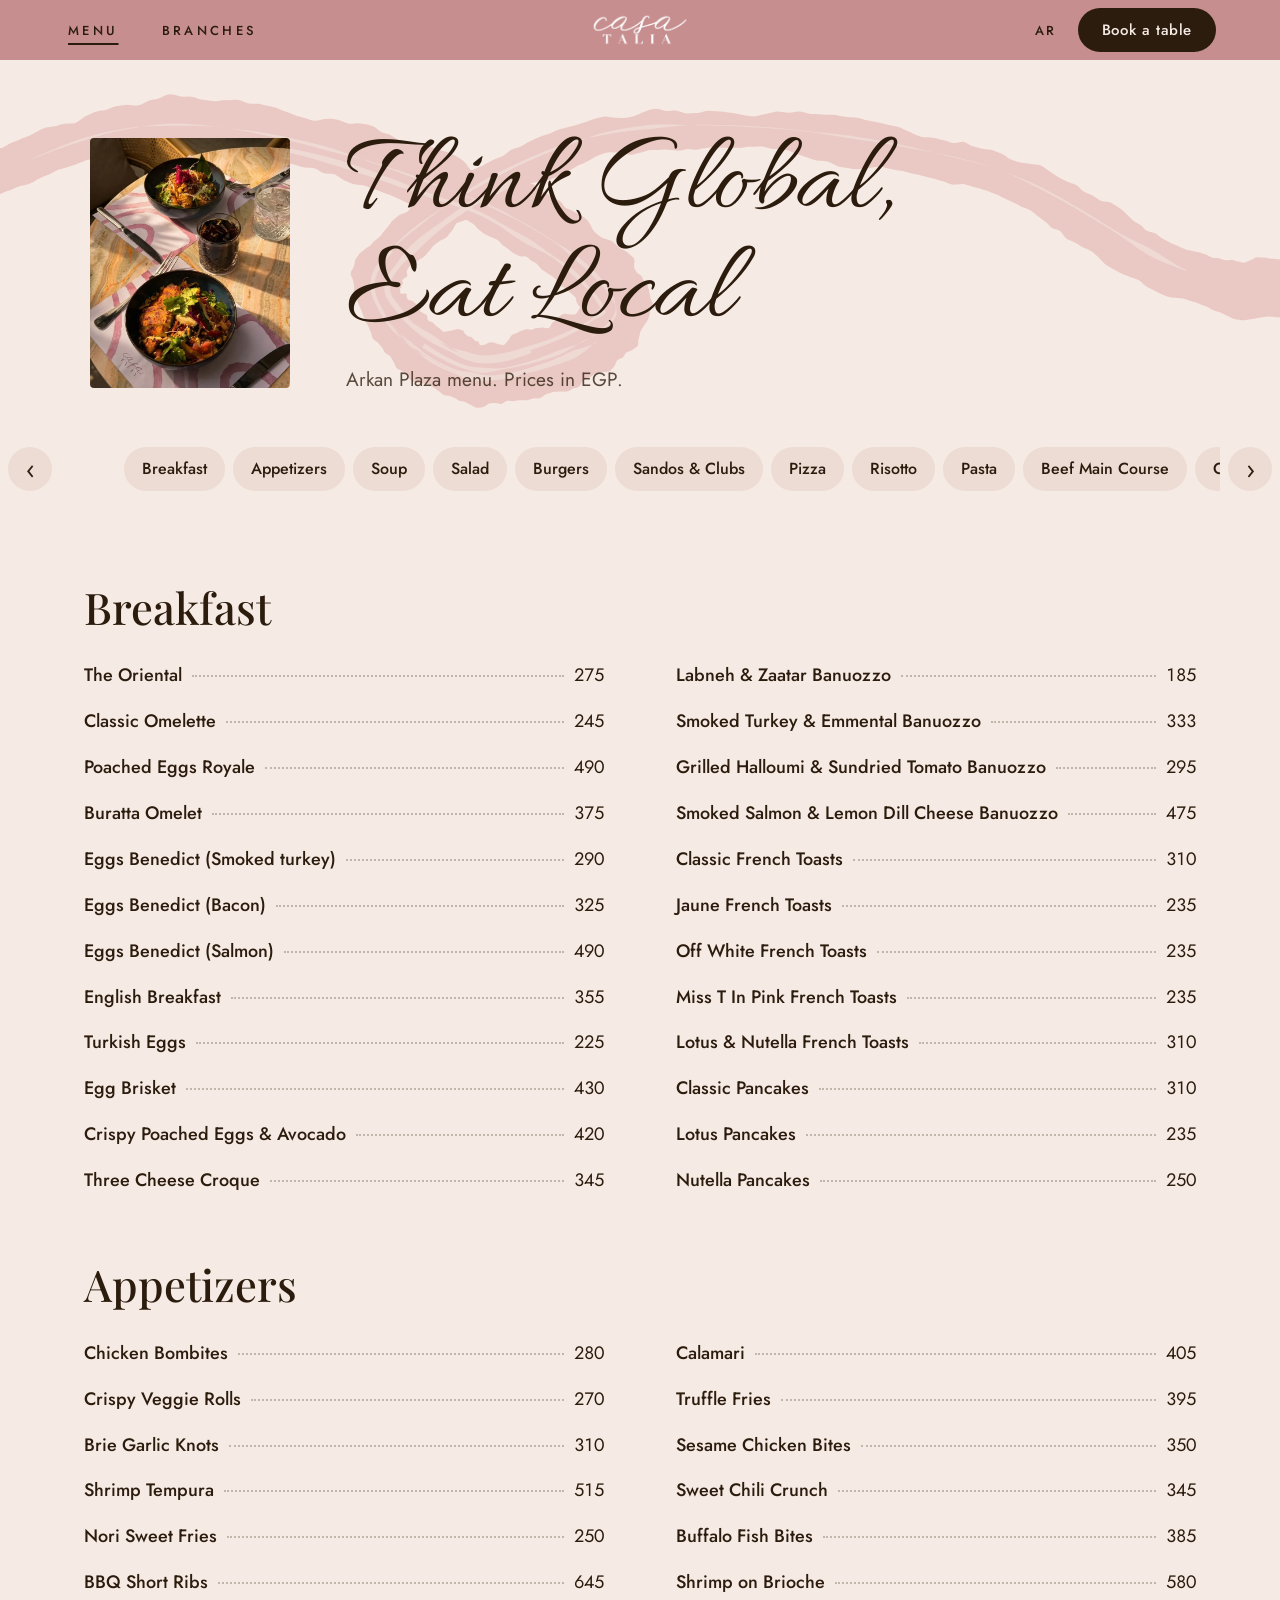
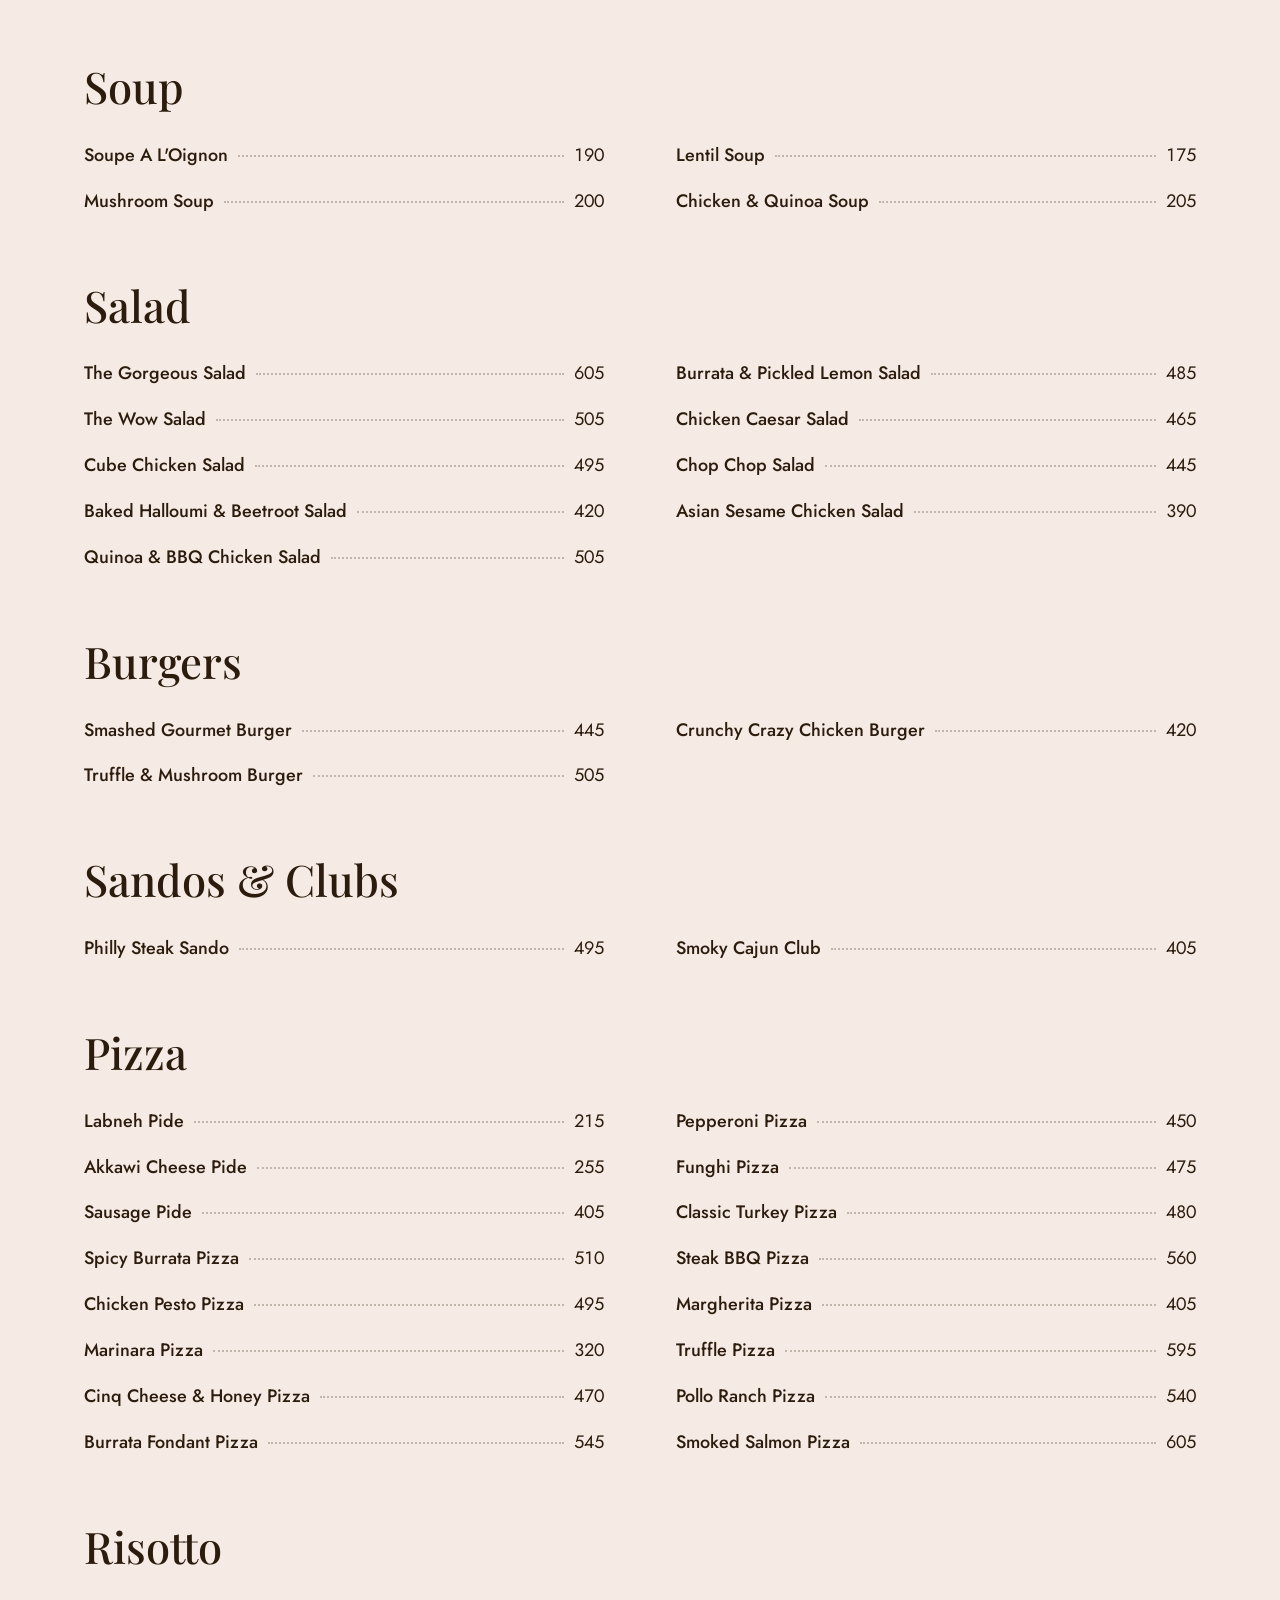
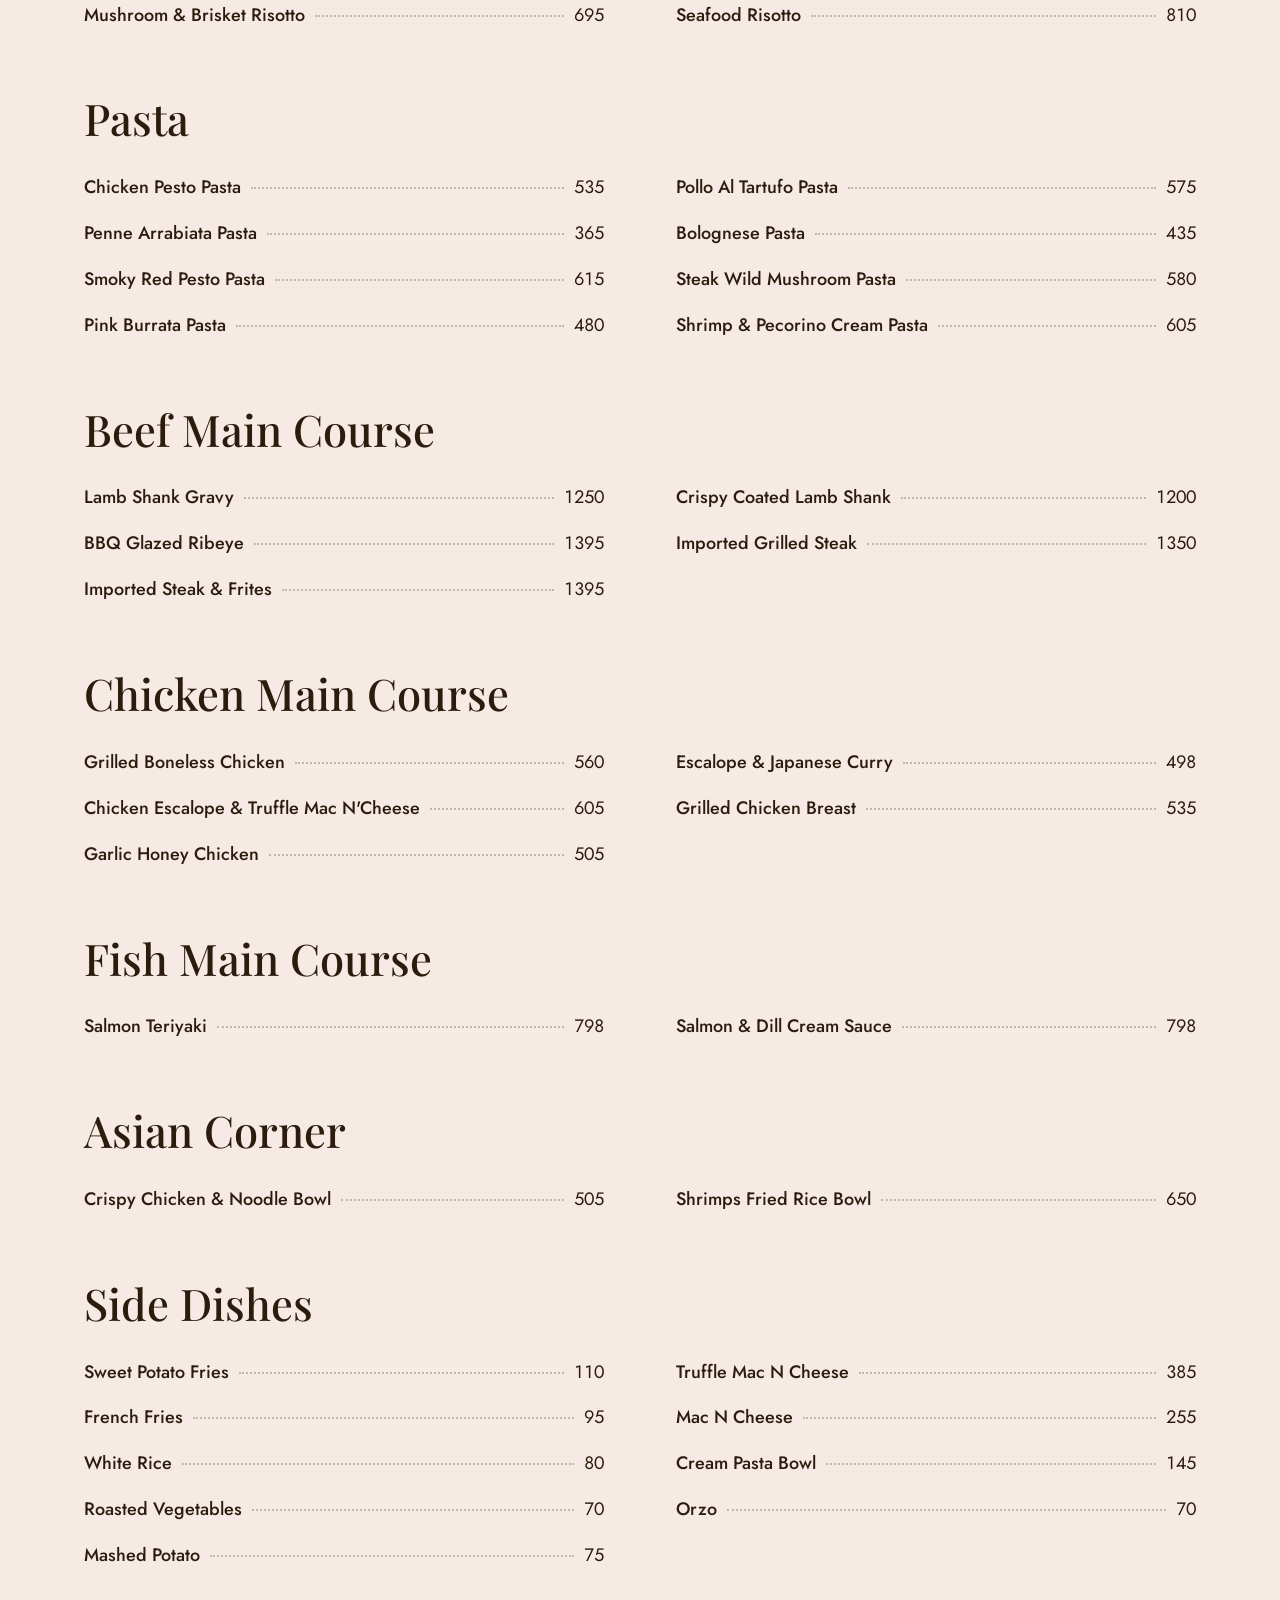
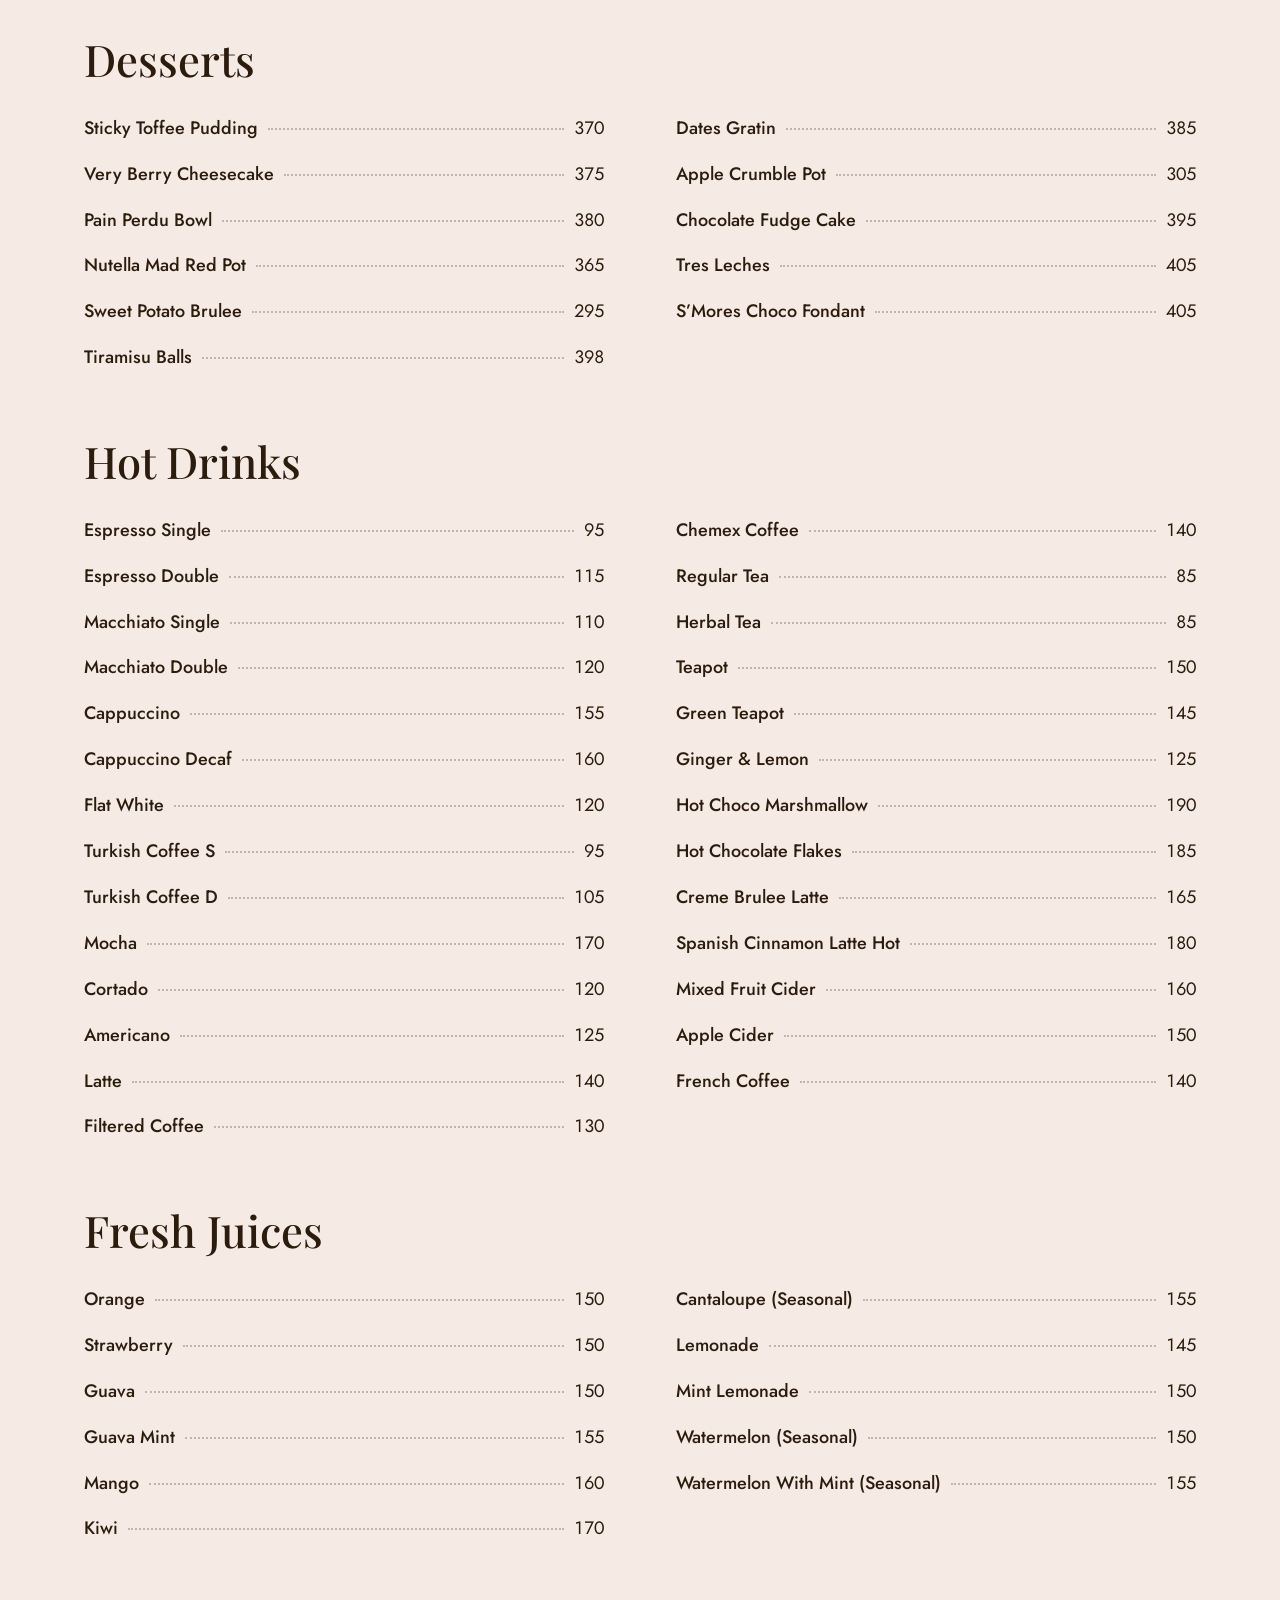
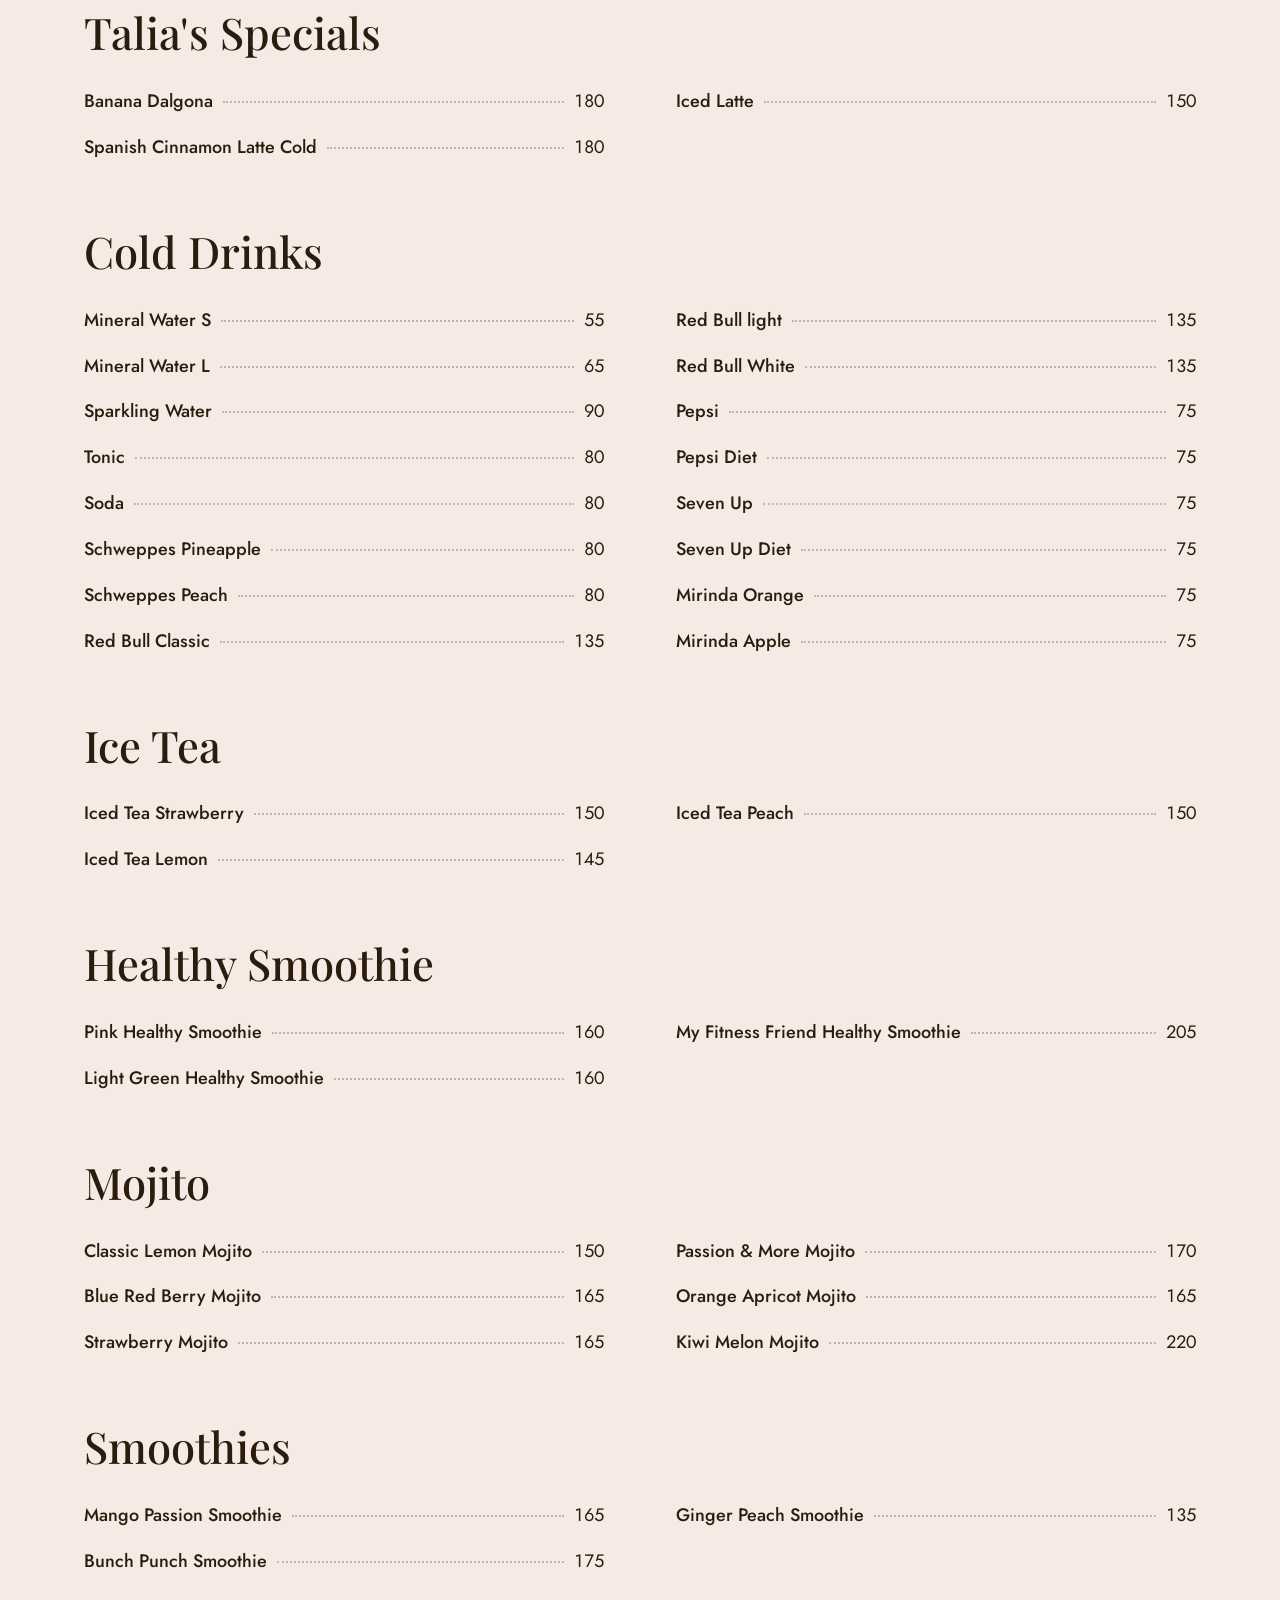
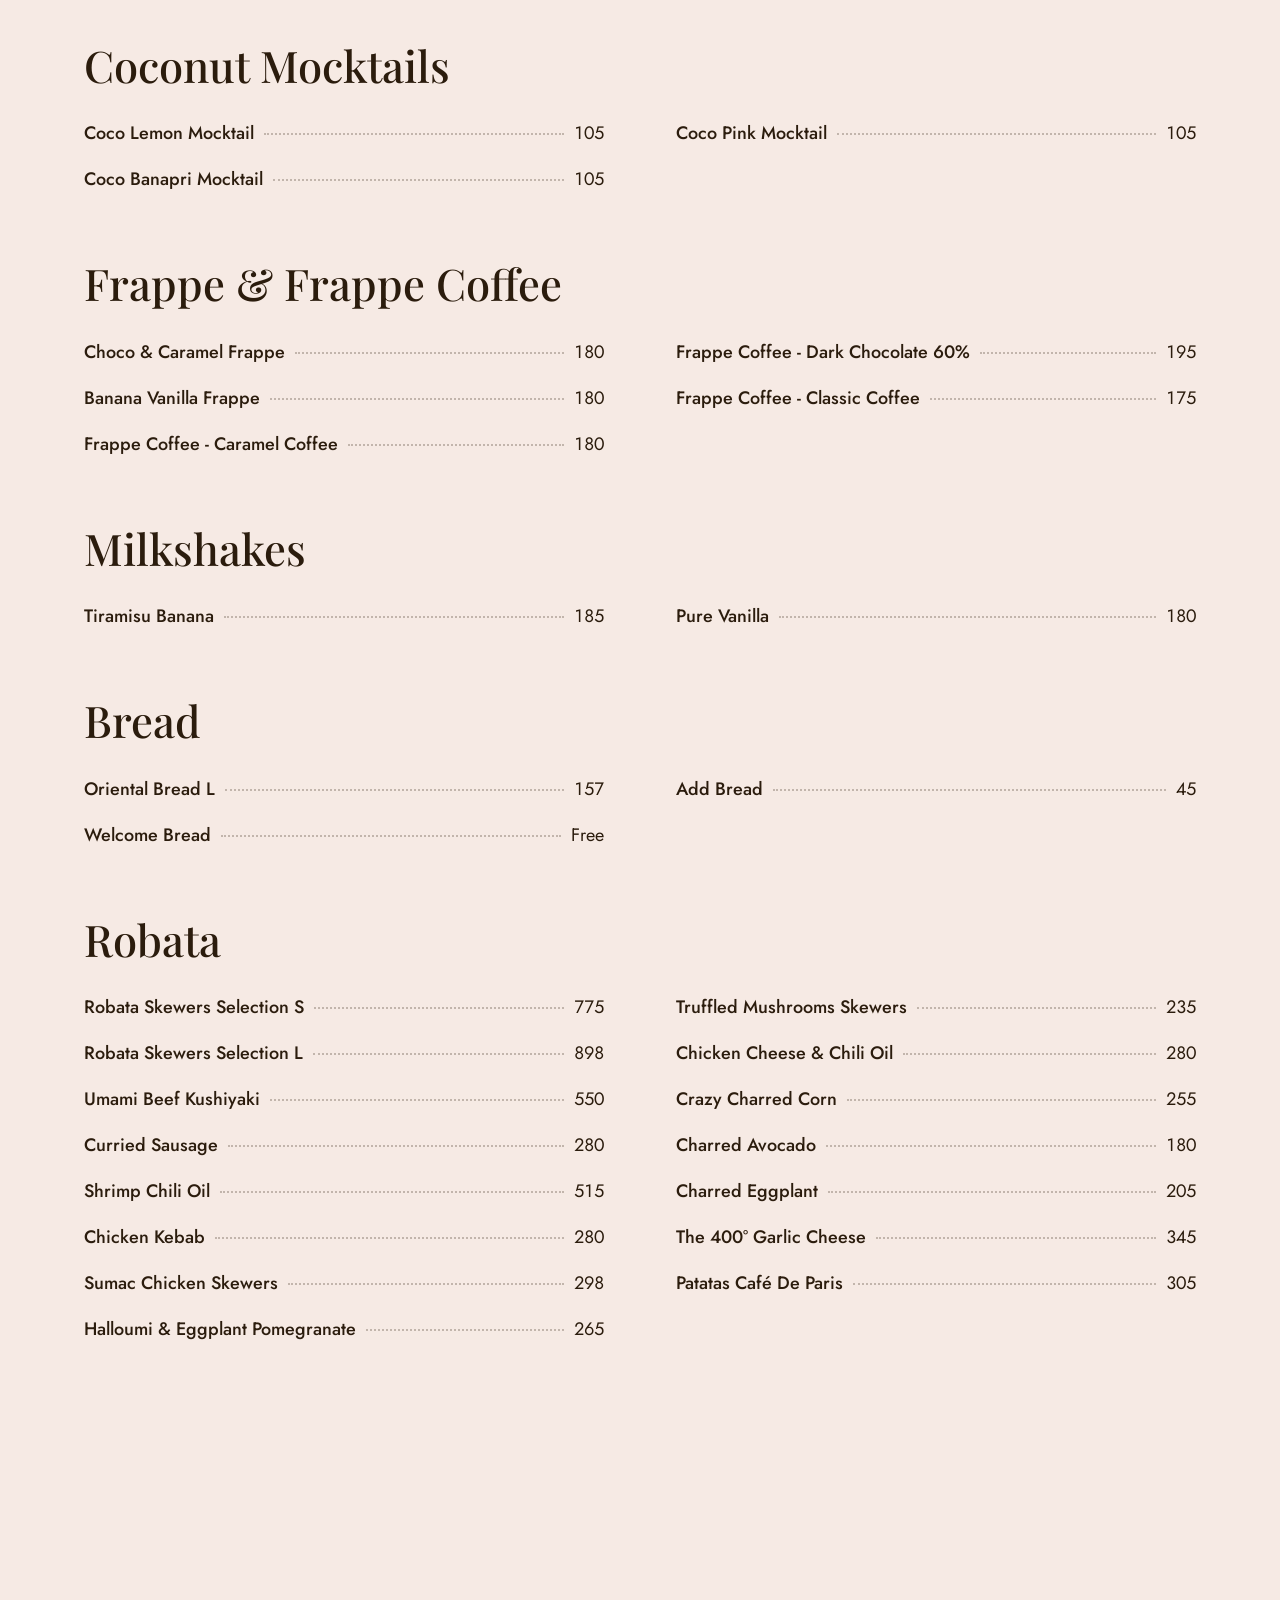
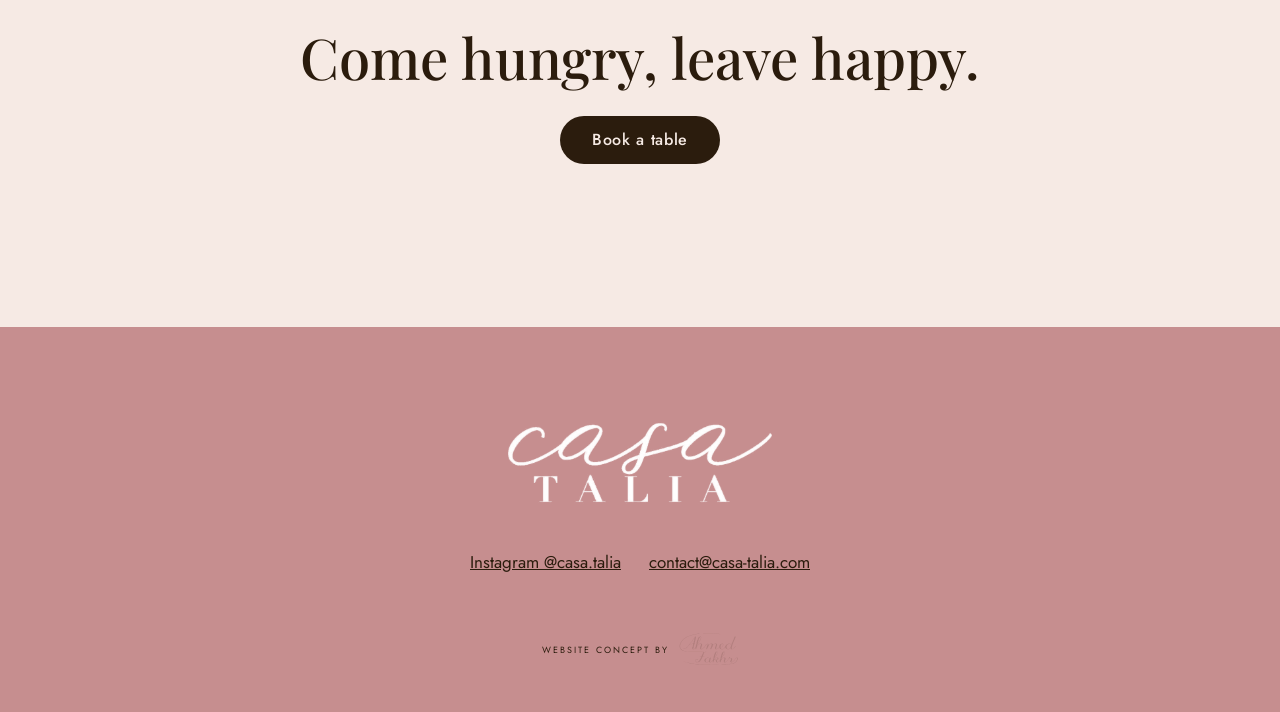
<file: menu.html>
<!doctype html>
<html lang="en">
<head>
<meta charset="utf-8">
<meta name="viewport" content="width=device-width, initial-scale=1, minimum-scale=1">
<title>Menu | Casa Talia</title>
<meta name="description" content="The Casa Talia menu at Arkan Plaza: breakfast, pasta, pizza, Asian bowls, robata, desserts and drinks. Prices in EGP.">
<meta name="theme-color" content="#C68E8F">
<link rel="canonical" href="https://ahmedfakhr1.github.io/casatalia-preview/menu.html">
<meta property="og:type" content="restaurant">
<meta property="og:site_name" content="Casa Talia">
<meta property="og:title" content="Think Global, Eat Local | Casa Talia menu">
<meta property="og:description" content="The Casa Talia menu at Arkan Plaza: breakfast, pasta, pizza, Asian bowls, robata, desserts and drinks. Prices in EGP.">
<meta property="og:url" content="https://ahmedfakhr1.github.io/casatalia-preview/menu.html">
<meta property="og:image" content="https://ahmedfakhr1.github.io/casatalia-preview/img/og.jpg">
<meta property="og:image:width" content="1200">
<meta property="og:image:height" content="630">
<meta name="twitter:card" content="summary_large_image">
<link rel="icon" href="icon.png" type="image/png">
<link rel="apple-touch-icon" href="apple-touch-icon.png">
<link rel="preload" href="fonts/allura-f2f253.woff2" as="font" type="font/woff2" crossorigin>
<link rel="preload" href="fonts/jost-35841f.woff2" as="font" type="font/woff2" crossorigin>
<link rel="preload" href="fonts/playfair-display-48d1e9.woff2" as="font" type="font/woff2" crossorigin>
<link rel="preload" as="image" href="img/logo-white.png">
<style>html.fl body{opacity:0}body{transition:opacity .25s ease}</style>
<script>(function(){var d=document.documentElement,s=0;try{s=localStorage.getItem('ct_seen')}catch(e){}
d.classList.add('js','fl',s?'hold':'veil');
function rel(){d.classList.remove('fl')}
try{Promise.all(['500 1em "Playfair Display"','600 1em "Playfair Display"','400 1em Jost','500 1em Jost','400 1em Allura'].map(function(f){return document.fonts.load(f)})).then(rel,rel)}catch(e){rel()}
setTimeout(rel,1200);
setTimeout(function(){d.classList.remove('veil','hold')},4200)})();</script>
<link rel="stylesheet" href="fonts.css?v=8">
<link rel="stylesheet" href="style.css?v=8">
<script src="site.js?v=8" defer></script>
</head>
<body class="menu-page">
<a class="skip" href="#main">Skip to content</a>
<div id="veil" aria-hidden="true"><img src="img/logo-white.png" alt="" width="847" height="295"><i class="veil-line"><b></b></i></div>
<header class="top top-solid" id="header">
  <button class="burger" type="button" aria-label="Open menu" aria-expanded="false" aria-controls="drawer"><b></b><b></b></button>
  <nav class="nav-d" aria-label="Main">
    <a href="menu.html" aria-current="page">Menu</a>
    <a href="index.html#branches">Branches</a>
  </nav>
  <a class="top-logo" href="index.html" aria-label="Casa Talia, home"><img src="img/logo-white.png" alt="" width="847" height="295"></a>
  <div class="top-r">
    <button class="ar" type="button" data-ar aria-haspopup="dialog">AR</button>
    <a class="btn btn-ink btn-sm" href="index.html#book">Book a table</a>
  </div>
</header>
<div class="drawer" id="drawer" aria-hidden="true" inert>
  <div class="drawer-panel" role="dialog" aria-modal="true" aria-label="Menu">
    <button class="drawer-x" type="button" aria-label="Close menu"><b></b><b></b></button>
    <img class="drawer-logo" src="img/logo-white.png" alt="Casa Talia" width="847" height="295">
    <nav aria-label="Site">
      <a href="menu.html">Menu</a>
      <a href="index.html#branches">Branches</a>
      <a href="index.html#book">Book a table</a>
    </nav>
    <p class="drawer-meta"><a href="https://www.instagram.com/casa.talia/" target="_blank" rel="noopener">Instagram @casa.talia</a><a href="mailto:contact@casa-talia.com">contact@casa-talia.com</a></p>
    
  </div>
  <div class="drawer-scrim" data-close></div>
</div>
<main id="main">
<section class="menu-hero">
  <svg class="loop loop-menu" aria-hidden="true" focusable="false" viewBox="0 0 1440 420" preserveAspectRatio="xMidYMid slice"><defs><mask id="m-menu" maskUnits="userSpaceOnUse" x="-300" y="-300" width="2200" height="2000"><path class="draw" pathLength="1" d="M-80.0 260.0L-60.8 251.2L-41.6 241.9L-22.4 232.0L-3.2 221.8L16.0 211.4L35.2 200.9L54.4 190.5L73.6 180.2L92.8 170.3L112.0 160.9L131.2 152.0L150.4 144.0L169.6 136.7L188.8 130.5L208.0 125.5L227.2 121.7L246.4 119.4L266.1 118.4L286.3 118.6L306.9 119.9L327.7 122.3L348.7 125.5L369.7 129.5L390.6 134.1L411.2 139.4L431.6 145.1L451.5 151.1L470.9 157.3L489.6 163.7L507.5 170.1L524.5 176.4L540.5 182.4L555.3 188.2L569.1 193.7L582.6 199.6L595.6 205.9L608.1 212.5L620.2 219.3L631.6 226.3L642.4 233.5L652.5 240.8L661.8 248.0L670.2 255.3L677.7 262.4L684.2 269.4L689.7 276.2L694.1 282.7L697.4 288.9L699.3 294.7L700.0 300.0L698.9 305.2L695.9 310.5L691.1 316.0L684.7 321.4L677.0 326.7L668.2 331.9L658.4 336.9L648.0 341.6L637.0 346.0L625.8 349.9L614.6 353.4L603.5 356.2L592.7 358.5L582.6 360.0L573.2 360.7L564.9 360.6L557.7 359.5L550.2 357.5L542.1 354.5L533.7 350.7L525.0 346.1L516.4 340.9L507.8 335.0L499.6 328.7L491.9 321.9L484.8 314.7L478.6 307.4L473.4 299.8L469.4 292.1L466.7 284.5L465.6 276.9L466.2 269.5L468.7 262.3L473.2 255.2L479.5 247.5L487.6 239.2L497.1 230.4L508.1 221.3L520.3 211.9L533.7 202.5L548.1 193.1L563.3 183.8L579.3 174.8L595.8 166.2L612.8 158.2L630.2 150.8L647.7 144.1L665.3 138.4L682.7 133.6L700.0 130.0L717.6 127.4L736.2 125.6L755.6 124.5L775.7 124.1L796.4 124.4L817.6 125.3L839.1 126.7L860.9 128.6L882.7 131.0L904.5 133.8L926.1 137.0L947.5 140.6L968.5 144.4L988.9 148.4L1008.7 152.6L1027.8 157.0L1046.0 161.6L1063.6 167.2L1080.7 173.9L1097.4 181.6L1113.8 190.0L1129.8 199.1L1145.5 208.4L1161.0 218.0L1176.2 227.5L1191.3 236.8L1206.2 245.7L1221.1 254.0L1235.8 261.5L1250.6 268.0L1265.3 273.3L1280.1 277.2L1295.0 279.6L1310.0 280.3L1324.8 279.5L1339.5 277.5L1354.1 274.3L1368.7 270.0L1383.1 265.0L1397.4 259.1L1411.7 252.7L1426.0 245.8L1440.2 238.5L1454.4 231.1L1468.6 223.6L1482.8 216.2L1497.1 209.0L1511.3 202.1L1525.6 195.8L1540.0 190.0L1540.0 190.0" fill="none" stroke="#fff" stroke-width="190" stroke-linecap="round" stroke-linejoin="round"/></mask></defs><g mask="url(#m-menu)"><path d="M-78.4 263.7L-74.6 263.4L-71.2 262.5L-67.7 261.7L-64.3 260.6L-61.0 259.2L-57.6 258.1L-53.9 257.5L-50.1 257.1L-46.5 256.3L-43.0 255.1L-39.6 254.0L-36.1 252.8L-32.6 251.6L-29.1 250.6L-25.6 249.4L-22.3 247.9L-19.0 246.4L-15.7 244.9L-12.4 243.2L-9.4 241.2L-6.2 239.3L-3.0 237.5L0.1 235.7L3.3 233.9L6.7 232.6L10.5 231.7L14.0 230.6L17.3 228.9L20.5 227.3L24.0 226.0L27.7 225.2L31.5 224.6L35.2 223.8L38.8 222.7L42.4 221.6L45.7 220.2L48.8 218.1L51.5 215.7L54.6 213.7L58.1 212.5L61.6 211.4L65.1 210.2L68.4 208.8L71.7 207.4L75.0 205.9L78.1 204.2L81.2 202.3L84.1 200.3L87.0 198.1L89.9 196.0L92.8 193.9L95.7 191.8L98.6 189.7L101.6 187.8L104.8 186.2L108.0 184.9L111.4 183.8L114.6 182.5L117.8 181.0L121.0 179.8L124.5 179.0L127.9 178.3L131.2 177.2L134.2 175.6L137.1 173.8L140.1 172.2L143.2 170.8L146.3 169.6L149.4 168.3L152.4 166.8L155.4 165.3L158.4 163.9L161.5 163.0L164.8 162.2L167.9 161.2L170.9 160.1L174.0 159.1L177.1 158.0L180.1 156.9L183.0 155.7L186.0 154.7L189.1 153.8L192.1 152.9L195.1 152.0L198.1 151.0L201.1 150.1L204.0 149.2L207.0 148.4L209.9 147.4L212.9 146.7L215.9 146.1L218.9 145.8L221.9 145.4L224.9 145.0L227.9 144.6L230.8 144.3L233.8 144.2L236.8 144.3L239.7 144.1L242.6 143.6L245.4 142.7L248.3 141.7L251.3 140.8L254.2 140.0L257.3 139.2L260.3 138.0L263.3 136.8L266.5 136.2L269.6 136.8L272.8 138.0L275.9 139.1L279.1 139.6L282.3 139.8L285.5 140.4L288.7 141.2L291.8 141.9L295.1 142.4L298.3 142.8L301.5 143.4L304.7 144.0L308.0 144.4L311.3 144.7L314.6 145.2L317.8 145.9L321.1 146.8L324.3 147.6L327.7 147.8L331.1 147.7L334.5 147.5L338.0 147.2L341.5 146.8L345.0 146.6L348.5 146.7L351.9 147.0L355.3 147.5L358.6 148.8L361.7 150.8L364.9 152.5L368.1 153.8L371.4 154.8L374.7 156.1L378.0 157.2L381.3 158.0L384.7 158.7L388.0 159.7L391.3 160.8L394.6 161.7L398.1 162.0L401.6 162.1L405.1 162.5L408.3 163.9L411.3 165.9L414.4 167.4L417.9 167.8L421.4 167.8L424.8 168.4L427.9 170.2L430.8 172.3L433.8 174.1L436.9 175.4L440.0 176.8L443.1 177.9L446.4 178.6L449.9 178.8L453.2 179.2L456.4 180.3L459.4 181.6L462.5 182.7L465.6 183.7L468.6 184.9L471.6 186.1L474.7 187.2L477.7 188.3L480.6 189.5L483.5 190.7L486.4 192.0L489.3 193.2L492.1 194.6L494.8 196.0L497.6 197.3L500.5 198.3L503.4 199.1L506.2 200.0L509.0 201.1L511.7 202.2L514.4 203.3L517.2 204.1L519.9 204.9L522.7 205.6L525.3 206.5L528.0 207.3L530.7 207.9L533.6 208.0L536.5 207.8L539.3 207.9L541.8 208.6L544.2 209.8L546.5 210.8L548.9 211.5L551.3 212.2L553.4 213.2L555.4 214.4L557.4 215.6L559.4 217.0L561.1 218.7L562.8 220.6L564.6 222.2L566.5 223.6L568.3 225.1L570.2 226.4L572.2 227.4L574.3 228.2L576.3 229.2L578.4 230.1L580.5 230.9L582.5 231.9L584.1 233.5L585.7 235.4L587.3 237.1L589.1 238.3L590.9 239.4L592.7 240.7L594.4 242.1L596.1 243.5L597.8 244.7L599.7 245.7L601.5 246.7L603.5 247.5L605.7 247.8L608.2 247.7L610.5 248.0L612.2 249.2L613.6 250.8L615.1 252.1L616.9 253.0L618.8 253.9L620.4 255.1L621.7 256.6L623.0 258.2L624.3 259.7L625.7 261.0L627.3 262.0L628.9 263.0L630.5 264.0L632.0 265.0L633.6 265.9L635.0 267.0L636.4 268.1L637.8 269.2L639.0 270.5L639.9 272.0L641.0 273.4L642.1 274.6L643.2 275.9L644.4 276.9L645.9 277.6L647.6 278.0L649.1 278.7L650.2 279.8L651.0 281.0L651.9 282.2L653.0 283.2L654.1 284.0L655.1 285.0L656.0 286.0L657.0 286.7L657.9 287.7L658.2 289.1L658.3 290.6L658.6 291.8L659.3 292.7L659.8 293.7L660.2 294.7L660.8 295.4L661.5 296.1L662.1 296.8L662.3 297.7L662.5 298.5L662.8 299.2L663.2 299.8L663.4 300.4L663.6 301.0L664.0 301.4L664.6 301.6L664.9 301.9L665.1 302.3L665.4 302.5L665.6 302.7L665.7 302.8L666.0 302.8L666.8 302.7L667.9 302.3L669.1 302.0L670.2 301.6L671.2 301.3L671.9 301.1L672.2 300.9L671.7 300.7L670.7 300.4L669.7 299.8L668.8 298.7L667.7 297.2L667.0 295.8L667.0 294.6L667.6 293.7L668.1 293.0L668.2 292.3L668.2 291.6L668.4 291.1L668.6 290.9L668.8 290.8L669.0 290.7L669.1 290.9L669.2 291.1L669.1 291.3L668.8 291.5L668.5 291.8L668.2 292.2L668.1 292.9L668.0 293.9L667.7 294.7L667.0 295.1L666.1 295.4L665.2 295.8L664.2 296.1L663.2 296.5L662.3 297.0L661.6 298.1L661.0 299.3L660.2 300.4L659.4 301.5L658.6 302.7L657.6 303.7L656.2 304.0L654.5 303.9L652.7 303.8L651.0 303.7L649.2 303.4L647.4 303.3L645.8 303.5L644.4 304.1L643.0 304.8L641.7 305.8L640.6 307.3L639.5 308.8L638.2 309.9L636.7 310.7L635.3 311.8L634.2 313.6L633.2 315.7L631.9 317.0L630.0 317.2L628.0 316.9L626.1 316.6L624.2 316.7L622.4 316.9L620.6 317.0L618.8 317.3L617.2 317.9L615.6 318.6L613.7 318.6L611.8 318.2L610.0 318.1L608.3 318.6L606.7 319.2L605.1 319.7L603.5 320.4L602.1 321.3L600.5 322.1L598.9 322.5L597.4 323.0L596.0 324.0L594.7 325.7L593.5 327.6L592.2 329.3L590.9 330.9L589.6 332.4L588.2 333.3L586.7 333.4L585.1 333.0L583.6 332.7L582.1 332.3L580.6 331.7L579.2 331.2L577.9 331.0L576.7 330.7L575.5 330.7L574.3 331.0L573.2 331.5L572.2 331.9L571.2 332.4L570.2 332.9L569.3 333.3L568.4 333.5L567.6 333.6L566.9 333.6L566.2 333.6L565.6 333.5L565.1 333.1L564.8 332.3L564.4 331.1L564.0 330.3L563.4 329.9L562.6 329.8L561.9 329.8L561.1 329.5L560.3 328.9L559.6 328.3L558.9 327.5L558.1 326.7L557.4 325.9L556.4 325.4L555.3 325.3L554.2 325.1L553.3 324.5L552.3 323.8L551.3 323.1L550.5 322.0L549.9 320.5L549.1 319.4L547.9 318.9L546.7 318.6L545.4 318.2L544.1 318.0L542.4 318.2L540.6 318.7L538.8 319.1L537.0 319.5L535.1 319.9L533.1 320.3L531.2 320.6L529.6 320.3L528.4 319.4L527.4 318.3L526.3 317.2L525.1 316.4L523.8 315.6L522.6 314.7L521.6 313.6L520.6 312.4L519.5 311.4L518.0 310.9L516.5 310.5L515.2 309.7L514.6 308.1L514.4 306.1L513.9 304.5L512.8 303.7L511.4 303.1L510.2 302.4L509.0 301.6L507.8 300.9L506.8 299.9L506.2 298.6L505.9 297.2L505.3 295.9L504.6 294.9L503.7 294.0L502.9 293.1L502.0 292.3L501.2 291.5L500.2 290.8L498.8 290.4L497.4 290.1L496.1 289.7L495.3 288.9L494.9 287.9L494.5 286.9L494.4 285.9L494.7 284.6L494.4 283.8L492.7 283.7L490.3 283.9L488.6 283.7L488.3 282.9L488.3 282.0L488.4 281.2L488.2 280.5L488.0 279.8L488.1 279.1L488.6 278.4L489.2 277.8L489.7 277.2L489.7 276.8L489.3 276.4L489.1 276.0L489.3 275.7L489.6 275.4L489.7 275.1L490.1 274.9L490.6 274.8L490.9 274.6L490.8 274.4L490.6 274.2L490.5 274.0L490.8 273.8L491.3 273.8L491.6 273.7L491.1 273.2L490.4 272.3L490.2 271.3L490.7 270.6L491.3 269.8L491.9 269.0L492.9 268.3L494.2 267.8L495.1 267.0L495.1 265.2L494.7 263.1L494.9 261.2L495.7 259.8L496.6 258.4L497.6 257.1L498.9 255.9L500.4 255.0L502.0 254.0L503.6 253.0L505.2 251.9L506.8 250.8L508.6 249.8L510.4 248.8L512.0 247.5L513.4 245.9L514.8 244.1L516.3 242.5L517.7 240.8L519.2 238.9L520.7 237.2L522.6 235.7L524.5 234.3L526.5 232.9L528.6 231.6L530.9 230.6L533.1 229.3L534.8 227.4L536.4 225.2L538.2 223.3L539.8 220.9L541.0 218.1L542.7 215.8L545.2 214.7L548.0 213.9L550.6 212.8L552.8 211.2L555.0 209.4L557.3 207.8L559.9 206.5L562.6 205.5L565.2 204.3L567.6 202.7L569.9 200.8L572.2 199.0L574.8 197.6L577.5 196.6L580.2 195.2L582.5 193.4L584.9 191.5L587.4 189.8L590.0 188.5L592.8 187.2L595.5 186.0L598.3 184.8L601.0 183.4L603.7 182.2L606.5 181.0L609.2 179.7L612.0 178.4L614.8 177.3L617.8 176.4L620.7 175.7L623.8 175.2L627.0 174.9L630.1 174.4L632.9 173.6L635.7 172.5L638.5 171.4L641.2 170.0L643.7 168.3L646.3 166.7L649.0 165.5L651.8 164.6L654.5 163.4L657.1 161.8L659.6 160.2L662.3 158.9L665.1 157.9L667.7 156.6L670.4 155.3L672.9 153.8L675.5 152.3L678.1 150.9L680.8 149.7L683.5 148.8L686.2 147.9L689.0 147.4L691.8 147.2L694.7 147.3L697.5 147.2L700.2 146.8L703.0 146.8L705.9 147.8L708.9 149.3L711.8 149.8L714.5 149.1L717.3 148.4L720.1 147.7L722.9 146.9L725.7 146.0L728.6 145.2L731.6 144.9L734.6 144.9L737.6 144.9L740.7 144.6L743.8 144.5L746.9 144.6L750.0 144.9L753.2 145.3L756.4 145.7L759.6 145.5L762.7 144.6L766.0 144.1L769.2 144.3L772.5 144.6L775.8 144.4L779.1 143.8L782.4 143.3L785.8 142.8L789.2 142.4L792.5 142.4L795.9 142.6L799.4 142.7L802.8 142.8L806.2 142.9L809.7 142.9L813.2 142.8L816.7 142.9L820.2 142.5L823.7 141.8L827.3 141.7L830.8 141.8L834.4 141.6L838.0 141.6L841.5 142.2L845.0 143.3L848.5 144.0L852.1 144.1L855.7 144.2L859.3 144.5L862.8 145.3L866.3 146.7L869.7 148.2L873.2 149.4L876.7 150.4L880.2 151.6L883.7 153.0L887.1 154.2L890.7 155.0L894.3 155.3L897.9 155.5L901.4 156.1L904.8 157.5L908.2 159.3L911.6 160.8L915.1 161.6L918.6 162.2L922.1 162.7L925.6 163.3L929.2 163.6L932.8 163.4L936.5 162.9L940.1 162.4L943.8 161.9L947.5 161.5L951.1 161.2L954.6 161.5L958.0 162.3L961.4 163.1L964.8 163.8L968.2 164.5L971.6 165.0L975.0 165.6L978.3 166.4L981.6 167.3L984.9 168.1L988.2 168.7L991.5 169.5L994.7 170.4L997.9 171.3L1001.1 172.0L1004.3 172.8L1007.4 173.8L1010.5 174.7L1013.6 175.5L1016.6 176.5L1019.6 177.8L1022.7 178.5L1025.9 178.4L1029.2 178.0L1032.4 177.9L1035.3 178.5L1038.1 179.3L1040.8 180.2L1043.5 180.9L1046.3 181.6L1049.0 182.5L1051.7 183.4L1054.5 184.2L1057.2 185.1L1059.8 186.2L1062.5 187.2L1065.2 188.3L1067.8 189.5L1070.3 190.9L1072.9 192.1L1075.6 193.3L1078.2 194.5L1080.8 195.7L1083.4 197.0L1086.0 198.4L1088.5 199.8L1091.3 200.8L1094.1 201.7L1096.8 202.9L1099.2 204.7L1101.5 206.6L1103.9 208.4L1106.3 210.1L1108.6 212.0L1111.1 213.7L1113.3 215.6L1115.4 218.0L1117.6 220.1L1120.3 221.3L1123.3 222.0L1126.0 223.3L1128.1 225.7L1129.9 228.4L1132.1 230.6L1134.7 232.0L1137.5 233.2L1140.2 234.4L1142.8 235.8L1145.3 237.4L1147.9 238.9L1150.7 240.1L1153.5 241.3L1156.2 242.7L1158.5 244.6L1160.8 246.7L1163.0 248.7L1165.2 250.9L1167.3 253.2L1169.5 255.3L1172.0 257.0L1174.6 258.4L1177.2 259.9L1179.8 261.5L1182.4 262.9L1185.1 264.2L1187.9 265.4L1190.7 266.5L1193.5 267.7L1196.4 268.7L1199.2 269.6L1202.0 270.8L1204.4 272.6L1206.6 274.6L1209.0 276.5L1211.6 278.0L1214.2 279.3L1216.8 280.8L1219.4 282.2L1222.1 283.4L1224.8 284.6L1227.5 285.8L1230.3 286.8L1233.2 287.4L1236.3 287.7L1239.4 287.9L1242.5 288.1L1245.4 288.7L1248.1 289.5L1250.8 290.5L1253.6 291.4L1256.3 292.2L1259.1 293.1L1261.8 294.2L1264.5 295.1L1267.2 296.1L1269.8 297.5L1272.4 299.1L1275.2 300.3L1278.0 301.1L1280.8 302.1L1283.6 303.3L1286.4 304.7L1289.3 306.1L1292.2 307.5L1295.2 308.4L1298.2 309.0L1301.2 309.4L1304.2 309.4L1307.2 309.0L1310.1 308.6L1313.0 308.1L1315.9 307.6L1318.8 307.0L1321.7 306.5L1324.5 306.2L1327.4 305.9L1330.2 306.0L1333.2 306.4L1336.1 306.7L1339.0 306.6L1341.9 306.4L1344.7 306.3L1347.6 305.9L1350.3 305.1L1353.1 304.4L1355.9 304.1L1358.8 304.1L1361.7 303.8L1364.4 302.9L1367.0 301.7L1369.7 300.8L1372.5 300.4L1375.4 300.2L1378.2 299.7L1380.9 298.7L1383.5 297.6L1386.1 296.7L1388.9 296.0L1391.7 295.4L1394.4 294.7L1397.2 294.1L1400.1 293.7L1402.8 293.0L1405.3 291.6L1407.7 290.2L1410.1 288.7L1412.4 286.9L1414.5 284.8L1416.8 283.0L1419.3 281.9L1422.0 281.2L1424.6 280.2L1427.1 279.0L1429.8 278.1L1432.3 277.0L1434.4 274.9L1436.2 272.4L1438.2 270.4L1440.9 269.6L1443.8 269.3L1446.5 268.5L1448.6 266.6L1450.4 264.2L1452.4 262.0L1454.5 260.2L1456.6 258.5L1458.8 256.7L1460.9 255.0L1463.1 253.4L1465.4 251.9L1467.5 250.1L1469.5 248.1L1471.5 246.3L1473.9 245.1L1476.5 244.3L1478.9 243.1L1481.0 241.3L1483.0 239.5L1485.1 237.8L1487.2 236.1L1489.2 234.3L1491.3 232.6L1493.5 231.2L1495.8 229.9L1498.1 228.6L1500.2 227.0L1502.2 225.2L1504.3 223.7L1506.7 222.5L1509.1 221.7L1511.5 220.6L1513.8 219.6L1516.3 218.9L1518.6 217.9L1520.7 216.2L1522.5 214.1L1524.5 212.3L1526.7 211.2L1529.0 210.2L1531.2 208.9L1533.3 207.5L1535.5 206.1L1537.5 204.6L1539.6 203.0L1541.7 201.5L1543.5 199.2L1536.1 179.7L1533.2 179.4L1530.6 180.1L1527.9 180.7L1525.1 180.8L1522.2 180.8L1519.4 181.1L1516.7 181.5L1513.8 181.8L1511.1 182.4L1508.7 183.6L1506.4 185.1L1503.9 186.1L1501.1 186.5L1498.1 186.7L1495.3 187.1L1492.6 187.8L1490.0 188.5L1487.4 189.4L1484.8 190.4L1482.3 191.5L1479.8 192.5L1477.1 193.2L1474.3 193.8L1471.7 194.6L1469.2 195.7L1466.8 196.9L1464.3 198.0L1461.8 199.2L1459.5 200.4L1457.0 201.6L1454.6 202.7L1452.1 203.8L1449.6 204.9L1447.0 205.6L1444.2 206.0L1441.5 206.6L1439.2 207.9L1437.0 209.5L1434.9 211.1L1432.8 212.7L1430.7 214.5L1428.6 216.2L1426.2 217.2L1423.6 217.7L1421.0 218.4L1418.8 219.9L1416.9 221.7L1414.8 223.3L1412.5 224.4L1410.2 225.6L1408.0 226.8L1405.7 227.8L1403.3 228.8L1400.9 229.7L1398.5 230.3L1395.9 230.7L1393.4 231.0L1390.9 231.4L1388.4 232.0L1385.9 232.4L1383.6 232.9L1381.3 233.8L1379.1 234.6L1376.9 235.4L1374.7 236.2L1372.5 237.2L1370.4 238.1L1368.2 238.9L1366.1 239.9L1364.0 240.9L1361.9 241.9L1359.8 242.8L1357.8 243.7L1355.8 244.8L1353.7 245.9L1351.7 246.7L1349.5 247.3L1347.4 248.1L1345.4 249.0L1343.3 249.7L1341.2 250.4L1339.1 250.7L1336.9 250.6L1334.6 250.3L1332.4 250.1L1330.3 250.0L1328.2 249.8L1326.0 249.3L1323.9 248.9L1321.8 248.8L1319.8 248.8L1317.8 248.5L1315.8 248.5L1313.8 249.4L1311.8 250.8L1309.8 251.6L1307.8 252.3L1305.7 253.4L1303.6 254.0L1301.6 253.7L1299.7 253.0L1297.7 252.7L1295.8 252.3L1293.9 251.5L1291.9 251.1L1289.9 251.2L1287.7 251.5L1285.6 251.4L1283.6 250.9L1281.6 250.2L1279.6 249.6L1277.4 249.4L1275.2 249.3L1273.0 249.0L1270.9 248.1L1269.0 246.9L1266.9 245.9L1264.8 245.1L1262.6 244.4L1260.3 243.8L1257.9 243.4L1255.5 242.9L1253.1 242.4L1250.7 241.9L1248.2 241.4L1245.8 240.5L1243.5 239.5L1241.2 238.4L1238.9 237.3L1236.5 236.2L1234.1 235.2L1231.7 234.1L1229.4 232.9L1227.0 231.6L1224.6 230.4L1222.4 228.8L1220.3 227.0L1218.0 225.5L1215.3 224.6L1212.4 224.0L1209.7 223.0L1207.5 221.2L1205.5 218.9L1203.3 217.1L1200.8 215.7L1198.3 214.3L1195.9 212.6L1193.8 210.5L1191.7 208.3L1189.6 206.2L1187.3 204.2L1185.1 202.1L1182.6 200.4L1180.1 198.8L1177.5 197.3L1174.8 195.8L1171.7 195.0L1168.3 194.7L1165.2 193.9L1162.6 192.4L1160.0 190.6L1157.4 189.0L1154.6 187.6L1151.7 186.4L1148.8 185.1L1146.3 183.1L1144.1 180.8L1141.6 178.8L1138.7 177.6L1135.6 176.5L1132.7 175.3L1129.8 174.0L1126.8 172.6L1124.0 171.1L1121.4 169.4L1118.7 167.5L1116.0 165.7L1113.3 163.9L1110.7 161.8L1108.0 160.1L1104.8 159.3L1101.3 159.0L1097.9 158.6L1094.6 158.0L1091.2 157.6L1087.9 157.0L1084.7 156.3L1081.6 155.3L1078.6 154.2L1075.7 152.6L1073.0 150.5L1070.1 148.8L1067.1 147.6L1064.0 146.3L1060.9 145.1L1057.6 144.4L1054.2 144.3L1050.9 143.8L1047.7 142.9L1044.5 142.0L1041.4 141.3L1038.5 140.0L1035.6 138.2L1032.6 137.0L1029.2 137.2L1025.6 138.1L1022.2 138.2L1019.0 137.2L1015.9 136.1L1012.6 135.3L1009.3 134.6L1006.0 133.7L1002.7 133.0L999.2 132.7L995.7 132.7L992.2 132.3L988.9 131.3L985.6 129.9L982.3 128.4L979.0 126.9L975.7 125.3L972.4 123.8L969.0 122.6L965.5 121.7L961.9 121.0L958.4 120.2L954.9 119.3L951.3 118.5L947.7 117.8L944.1 117.1L940.5 116.4L936.9 115.6L933.4 114.5L929.8 113.8L926.1 113.4L922.4 113.2L918.7 112.8L915.0 112.3L911.3 111.6L907.6 111.0L903.9 110.8L900.1 110.8L896.4 110.6L892.7 110.3L888.9 110.2L885.2 110.1L881.5 109.4L877.9 108.3L874.2 107.7L870.4 108.0L866.6 108.7L862.8 108.9L859.1 108.4L855.5 107.9L851.7 107.8L847.9 108.6L844.2 109.5L840.4 110.3L836.6 111.1L832.9 112.1L829.2 112.5L825.6 112.2L822.0 111.5L818.4 110.9L814.8 110.2L811.2 109.5L807.6 108.9L804.0 108.4L800.5 108.0L796.9 107.8L793.3 107.5L789.8 107.2L786.2 107.1L782.7 107.6L779.2 108.5L775.7 109.1L772.2 109.3L768.8 109.5L765.3 109.6L761.9 109.0L758.4 107.7L755.0 106.7L751.6 106.7L748.2 107.2L744.8 107.3L741.4 106.4L738.0 105.3L734.6 105.0L731.4 105.5L728.1 106.5L725.0 107.7L721.8 108.9L718.8 110.3L715.7 111.6L712.6 112.6L709.6 113.3L706.5 113.8L703.4 114.0L700.3 114.1L697.2 113.9L694.0 113.5L690.7 113.0L687.4 112.6L684.3 112.9L681.2 113.6L678.1 114.3L675.0 115.2L672.0 116.2L669.0 117.3L665.9 118.3L662.9 119.3L659.9 120.4L656.8 121.3L653.6 122.0L650.5 122.8L647.4 123.7L644.2 124.5L641.1 125.4L638.0 126.6L635.1 128.0L632.1 129.3L628.9 130.3L625.9 131.3L622.8 132.5L619.8 133.7L616.8 135.0L613.8 136.4L610.9 138.0L608.1 139.7L605.2 141.4L602.2 142.5L599.0 143.4L595.9 144.5L593.2 146.3L590.6 148.5L588.0 150.4L585.0 151.7L582.0 152.9L579.0 154.2L576.2 155.7L573.3 157.1L570.5 158.6L567.7 160.1L564.8 161.4L561.8 162.6L558.9 163.8L555.9 164.9L553.0 166.1L550.3 167.8L547.9 169.8L545.4 171.7L542.6 172.9L539.5 173.9L536.8 175.3L534.4 177.0L531.8 178.7L529.4 180.4L527.3 182.6L525.4 185.1L523.2 187.1L520.8 188.7L518.4 190.2L515.9 191.7L513.3 192.9L510.7 194.1L508.1 195.3L505.5 196.4L502.9 197.5L500.4 198.8L498.5 200.7L496.8 202.9L494.9 204.8L492.5 205.9L489.8 206.7L487.4 207.8L485.4 209.4L483.4 210.9L481.5 212.5L479.8 214.3L478.4 216.3L477.0 218.4L475.5 220.1L473.9 221.9L472.4 223.6L471.1 225.5L469.8 227.3L468.3 228.9L466.7 230.3L465.0 231.7L463.3 233.0L461.8 234.4L460.6 236.1L459.1 237.5L457.3 238.6L455.4 239.7L453.8 241.0L452.3 242.3L450.6 243.5L449.1 244.9L447.8 246.6L446.4 248.5L445.2 250.6L444.4 252.9L444.1 255.3L443.5 257.6L442.4 259.7L441.0 261.8L440.4 264.1L440.9 266.6L442.0 269.0L442.8 271.3L443.2 273.5L443.6 275.6L443.8 277.7L443.7 279.8L443.4 281.9L443.5 284.0L444.4 285.9L445.6 287.7L446.6 289.5L447.2 291.4L447.9 293.2L448.6 295.0L449.3 296.8L450.1 298.5L450.9 300.2L451.6 302.0L452.1 303.9L452.8 305.6L453.6 307.4L454.3 309.2L455.1 310.9L456.1 312.6L457.0 314.2L457.8 316.0L458.5 317.9L459.3 319.7L460.1 321.5L460.6 323.6L461.1 325.7L462.0 327.6L463.5 328.9L465.2 330.0L466.9 331.2L468.1 332.7L469.3 334.4L470.6 335.9L471.7 337.5L472.7 339.4L473.8 341.1L475.5 342.2L477.3 343.2L478.8 344.5L479.9 346.3L480.9 348.2L482.0 350.0L483.0 352.0L483.8 354.2L485.0 356.0L486.8 357.1L488.7 357.9L490.4 359.0L491.9 360.4L493.4 361.7L494.9 363.1L496.2 364.7L497.5 366.4L498.9 367.9L500.7 368.9L502.6 369.7L504.6 370.2L506.8 370.4L509.0 370.4L511.2 370.5L513.2 370.9L515.0 371.5L516.8 372.3L518.4 373.2L520.1 374.2L521.7 375.2L523.2 376.3L524.7 377.4L526.3 378.5L527.8 379.7L529.2 380.9L530.8 381.9L532.7 382.2L534.6 382.4L536.4 382.8L538.0 383.5L539.7 384.2L541.3 384.9L542.9 385.8L544.5 386.7L546.2 387.4L547.9 387.8L549.7 388.1L551.4 388.7L553.0 389.5L554.7 390.5L556.6 391.4L558.5 392.3L560.5 393.5L562.4 394.1L564.5 394.1L566.5 393.8L568.5 393.4L570.5 392.4L572.4 390.9L574.3 389.9L576.2 389.6L578.1 389.5L580.1 389.4L582.1 389.7L584.1 390.2L586.1 390.4L588.0 389.5L589.9 388.1L591.7 387.2L593.8 387.2L595.9 387.6L598.0 387.7L600.0 387.3L602.0 386.9L604.1 386.7L606.3 386.7L608.4 386.8L610.6 386.8L612.7 386.4L614.7 385.6L616.8 385.0L619.0 384.9L621.3 385.0L623.4 384.7L625.4 383.6L627.2 382.3L629.2 381.1L631.2 380.3L633.3 379.7L635.4 379.1L637.6 378.6L639.8 378.5L642.1 378.4L644.5 378.4L646.8 378.5L649.2 378.4L651.3 377.8L653.2 376.6L655.2 375.5L657.3 374.9L659.5 374.4L661.4 373.3L662.9 371.3L664.3 369.0L665.8 367.0L667.6 365.9L669.6 365.2L671.7 364.5L673.4 363.3L675.1 362.0L677.0 361.1L679.2 360.7L681.4 360.3L683.5 359.8L685.7 359.6L688.1 359.5L690.1 358.9L691.8 357.7L693.3 356.2L694.8 354.7L695.9 352.7L696.8 350.3L697.8 348.3L699.5 347.2L701.4 346.5L703.2 345.6L704.5 344.0L705.5 342.2L706.8 340.7L708.7 339.8L710.7 339.1L712.5 338.2L714.2 337.0L716.0 335.9L717.6 334.5L718.3 332.3L718.4 329.7L718.7 327.3L719.3 325.2L719.8 323.0L720.3 320.8L721.2 318.8L722.6 317.0L723.7 315.0L725.0 312.9L726.6 310.8L727.9 308.4L728.8 305.7L729.5 302.9L730.0 300.2L730.9 297.8L731.9 295.5L732.2 293.3L731.5 291.2L730.4 289.3L729.9 287.3L729.7 285.3L729.2 283.4L728.9 281.4L728.5 279.5L727.9 277.6L727.2 275.9L726.3 274.2L725.0 272.8L723.6 271.4L722.7 269.8L722.2 268.0L721.3 266.4L719.6 265.3L718.0 264.2L716.7 262.9L715.7 261.3L714.9 259.7L714.3 257.9L714.3 255.6L714.6 253.0L714.5 250.6L713.5 248.9L712.1 247.6L710.7 246.3L709.3 245.0L707.7 243.8L706.0 242.6L704.3 241.6L702.4 240.6L700.6 239.6L699.0 238.4L697.5 237.1L696.0 235.7L694.5 234.4L692.8 233.2L691.0 232.2L688.9 231.5L686.6 230.9L684.5 230.2L682.6 229.2L680.9 228.0L679.2 226.8L677.5 225.5L675.9 224.0L674.6 222.3L673.4 220.2L672.4 217.9L671.2 215.8L669.9 213.9L668.4 212.1L666.7 210.6L664.7 209.3L662.7 208.3L660.6 207.2L658.6 206.0L656.6 204.8L654.6 203.6L652.4 202.7L650.1 201.8L648.0 200.7L646.3 198.9L644.9 196.6L643.2 194.8L641.1 193.6L638.8 192.6L636.6 191.5L634.6 190.1L632.5 188.8L630.3 187.5L628.1 186.5L625.7 185.5L623.5 184.3L621.6 182.5L619.9 180.3L617.9 178.6L615.4 177.9L612.6 177.8L609.9 177.5L607.5 176.5L605.1 175.5L602.6 174.6L600.0 174.2L597.3 173.9L594.6 173.4L592.2 172.6L589.8 171.5L587.4 170.5L584.7 170.1L581.9 170.1L579.0 170.1L576.4 169.7L573.9 168.9L571.3 168.3L568.4 168.6L565.5 169.0L563.0 168.6L560.7 167.4L558.5 165.8L556.3 164.0L554.3 161.7L552.5 158.9L550.4 156.6L548.2 154.6L545.8 152.9L543.3 151.4L540.7 150.1L538.0 148.9L535.3 147.6L532.4 146.7L529.5 145.9L526.6 145.0L523.7 144.0L520.7 142.9L517.8 141.9L514.8 140.7L511.8 139.6L508.7 138.7L505.3 138.5L501.8 138.6L498.4 138.5L495.1 137.9L491.9 137.1L488.6 136.2L485.6 134.8L482.7 132.8L479.7 130.9L476.5 129.6L473.1 128.8L469.9 127.6L466.9 125.5L464.0 123.0L460.8 121.4L457.4 120.6L453.9 119.9L450.3 119.3L446.6 119.2L442.8 119.7L439.0 119.6L435.6 118.6L432.2 117.2L428.8 115.9L425.2 115.2L421.6 114.8L417.8 114.7L413.9 115.3L409.9 116.1L406.0 116.7L402.4 116.2L398.9 114.9L395.4 113.7L391.9 112.9L388.3 112.0L384.8 110.7L381.4 109.3L377.9 108.1L374.4 106.7L370.9 105.2L367.4 103.9L363.8 103.0L360.2 102.3L356.6 101.4L353.0 100.6L349.3 100.2L345.5 100.2L341.8 99.9L338.3 98.9L334.8 97.4L331.1 96.4L327.4 96.5L323.7 96.8L320.0 96.7L316.3 96.9L312.5 97.6L308.9 97.8L305.2 97.3L301.6 96.8L298.0 96.5L294.4 95.8L290.9 94.5L287.3 93.5L283.7 93.3L280.1 93.5L276.4 93.3L272.8 92.4L269.2 91.4L265.6 91.0L262.0 91.8L258.5 93.5L255.0 95.1L251.5 96.0L248.0 96.5L244.6 97.5L241.2 99.2L237.9 100.9L234.6 102.0L231.0 101.9L227.5 101.4L223.9 101.2L220.4 101.6L217.0 102.1L213.5 102.6L210.1 103.6L206.9 105.1L203.6 106.4L200.1 106.9L196.6 107.2L193.2 108.2L190.0 109.7L186.7 111.1L183.5 112.6L180.5 114.7L177.6 117.0L174.4 118.8L171.0 119.4L167.3 119.4L163.6 119.6L160.1 120.3L156.7 121.4L153.2 122.2L149.6 122.7L146.0 123.3L142.6 124.4L139.3 126.0L136.2 127.8L133.1 129.6L129.8 131.1L126.4 132.3L123.1 133.7L119.8 135.2L116.4 136.5L113.0 137.8L109.8 139.5L106.7 141.3L103.4 142.9L99.8 143.8L96.1 144.5L92.6 145.5L89.3 147.1L86.2 149.0L82.9 150.8L79.7 152.4L76.4 154.1L73.0 155.5L69.4 156.5L65.8 157.4L62.2 158.5L58.8 159.9L55.5 161.6L52.3 163.3L49.2 165.3L46.2 167.5L43.1 169.6L40.1 171.7L37.1 173.9L34.1 176.0L31.0 178.0L27.9 179.9L24.8 181.8L21.6 183.6L18.4 185.4L15.4 187.5L12.7 190.1L10.0 192.8L7.2 195.3L4.4 197.7L1.6 200.1L-1.4 202.3L-4.7 203.8L-8.1 205.0L-11.4 206.6L-14.4 208.6L-17.4 210.6L-20.4 212.6L-23.5 214.5L-26.6 216.4L-29.6 218.3L-32.6 220.2L-35.7 221.9L-38.8 223.7L-41.9 225.5L-44.9 227.4L-47.9 229.2L-51.0 231.1L-53.9 233.1L-56.8 235.1L-59.8 237.1L-62.7 239.2L-65.5 241.4L-68.4 243.4L-71.4 245.2L-74.3 247.2L-77.0 249.6L-79.6 252.2L-82.2 255.1Z" fill="#E1AFAA"/><path d="M336.0 138.0L339.4 138.6L342.8 139.2L346.2 139.9L349.6 140.6L353.0 141.3L356.4 142.0L359.8 142.7L363.2 143.4L366.6 144.2L370.0 144.9L373.4 145.7L376.8 146.5L380.2 147.3L383.6 148.1L387.0 148.9L390.4 149.7L393.8 150.6L397.2 151.6L400.5 152.5L403.9 153.5L407.2 154.4L410.6 155.4L413.9 156.5L417.2 157.5L420.5 158.5L423.8 159.5L427.1 160.5L430.4 161.5L433.7 162.5L437.0 163.5L440.2 164.5L443.5 165.5L446.7 166.6L449.9 167.6L453.1 168.6L456.3 169.6L459.5 170.7L462.6 171.8L465.8 172.8L468.9 173.9L472.0 175.0L475.0 176.1L478.1 177.2L481.1 178.3L484.1 179.4L487.1 180.5L490.1 181.5L493.1 182.5L496.0 183.6L499.0 184.6L501.9 185.6L504.8 186.6L507.6 187.6L510.5 188.6L513.3 189.5L516.1 190.5L518.9 191.5L521.6 192.4L524.3 193.3L527.0 194.2L529.7 195.1L532.3 196.0L535.0 196.9L537.5 197.7L540.1 198.6L542.6 199.4L545.1 200.3L547.5 201.1L549.9 202.0L552.3 202.9L554.6 203.7L556.9 204.6L559.1 205.5L561.2 206.4L563.4 207.3L565.6 208.3L567.7 209.3L569.8 210.4L571.9 211.5L574.0 212.6L576.0 213.7L578.1 214.9L580.1 216.1L582.1 217.3L584.1 218.5L586.0 219.7L588.0 221.0L589.9 222.3L591.8 223.6L593.6 224.9L595.5 226.3L597.3 227.6L599.2 228.8L601.0 230.1L602.9 231.3L604.8 232.5L606.6 233.7L608.5 234.8L610.4 235.8L612.3 236.9L614.2 237.8L616.1 238.8L618.1 239.7L620.0 240.6L621.9 241.6L623.8 242.5L625.7 243.4L627.5 244.3L629.3 245.3L631.1 246.3L632.8 247.3L634.5 248.4L636.2 249.5L637.8 250.7L639.3 251.9L640.8 253.1L642.3 254.3L643.8 255.5L645.2 256.8L646.5 258.0L647.9 259.3L649.2 260.6L650.5 261.8L651.8 263.0L653.1 264.2L654.3 265.4L655.6 266.5L656.8 267.7L658.0 268.8L659.2 269.9L660.4 271.0L661.6 272.0L662.7 273.1L663.8 274.2L664.9 275.2L665.9 276.3L666.9 277.3L667.9 278.3L668.8 279.3L669.7 280.4L670.6 281.4L671.4 282.4L672.2 283.4L673.0 284.3L673.7 285.3L674.4 286.2L675.1 287.1L675.7 288.0L676.3 288.9L676.9 289.7L677.5 290.5L678.0 291.3L678.5 292.1L678.9 292.8L679.4 293.5L679.8 294.2L680.2 294.8L680.6 295.5L680.9 296.0L681.2 296.6L681.5 297.1L681.7 297.6L681.9 298.0L682.1 298.4L682.2 298.8L682.3 299.1L682.4 299.4L682.4 299.6L682.4 299.8L682.3 299.9L682.2 299.9L682.0 299.6L681.8 299.2L681.6 298.9L681.5 298.6L681.3 298.3L681.1 298.1L680.9 298.0L680.7 298.0L680.5 298.1L680.3 298.2L680.1 298.5L679.9 298.8L679.8 299.3L679.5 299.8L679.3 300.4L679.0 301.1L678.7 301.9L678.3 302.7L677.8 303.5L677.2 304.3L676.6 305.2L675.9 306.0L675.1 306.8L674.2 307.6L673.2 308.3L672.2 309.0L671.1 309.7L669.9 310.4L668.7 311.1L667.5 311.7L666.2 312.4L664.9 313.0L663.5 313.7L662.1 314.4L660.7 315.1L659.3 315.8L657.9 316.5L656.4 317.2L654.9 318.0L653.5 318.7L651.9 319.5L650.4 320.2L648.8 320.9L647.2 321.7L645.6 322.4L644.0 323.1L642.4 323.8L640.7 324.5L639.0 325.2L637.4 325.9L635.7 326.6L634.0 327.2L632.2 327.9L630.5 328.5L628.8 329.2L627.0 329.8L625.3 330.4L623.5 330.9L621.7 331.5L620.0 332.1L618.2 332.6L616.5 333.2L614.7 333.7L613.0 334.3L611.2 334.8L609.5 335.4L607.8 335.9L606.1 336.4L604.4 337.0L602.7 337.5L601.0 338.0L599.3 338.5L597.7 338.9L596.0 339.4L594.4 339.8L592.8 340.2L591.2 340.6L589.6 341.0L588.0 341.3L586.5 341.6L585.0 341.9L583.5 342.2L582.0 342.4L580.6 342.6L579.2 342.8L577.8 342.9L576.4 343.1L575.1 343.2L573.8 343.3L572.6 343.3L571.4 343.4L570.3 343.4L569.2 343.5L568.1 343.5L567.1 343.4L566.2 343.4L565.3 343.3L564.4 343.2L563.7 343.1L562.9 342.9L562.2 342.8L561.3 342.6L560.4 342.3L559.5 342.1L558.6 341.8L557.6 341.5L556.6 341.2L555.5 340.8L554.5 340.5L553.4 340.1L552.2 339.8L551.0 339.5L549.8 339.2L548.5 338.9L547.2 338.7L545.9 338.4L544.6 338.0L543.2 337.7L541.9 337.3L540.5 336.8L539.2 336.3L537.8 335.7L536.5 335.1L535.2 334.4L533.9 333.6L532.6 332.8L531.4 331.9L530.1 331.1L528.8 330.2L527.6 329.3L526.3 328.4L525.0 327.5L523.7 326.6L522.4 325.7L521.1 324.8L519.8 323.9L518.5 323.1L517.1 322.3L515.7 321.5L514.3 320.7L513.0 319.9L511.6 319.1L510.2 318.3L508.8 317.5L507.5 316.6L506.1 315.8L504.8 314.9L503.5 314.0L502.3 313.0L501.1 312.1L499.9 311.0L498.8 310.0L497.8 308.9L496.8 307.8L495.8 306.7L494.8 305.6L493.9 304.4L493.0 303.3L492.2 302.1L491.4 301.0L490.6 299.9L489.8 298.8L489.0 297.7L488.2 296.7L487.4 295.6L486.6 294.6L485.9 293.6L485.1 292.7L484.3 291.7L483.6 290.8L482.9 289.9L482.2 288.9L481.5 288.0L480.9 287.1L480.4 286.1L479.9 285.2L479.5 284.3L479.2 283.3L478.9 282.4L478.8 281.5L478.6 280.6L478.5 279.7L478.5 278.8L478.5 278.0L478.5 277.2L478.5 276.4L478.6 275.7L478.7 274.9L478.8 274.2L479.0 273.5L479.1 272.9L479.3 272.2L479.4 271.6L479.6 270.9L479.8 270.2L480.1 269.6L480.4 269.0L480.7 268.3L481.1 267.7L481.5 267.0L482.1 266.1L482.7 265.2L483.4 264.2L484.1 263.2L484.9 262.2L485.7 261.1L486.5 259.9L487.4 258.7L488.4 257.5L489.4 256.3L490.6 255.1L491.8 253.9L493.0 252.7L494.3 251.5L495.7 250.3L497.1 249.0L498.6 247.7L500.1 246.4L501.6 245.1L503.1 243.7L504.7 242.3L506.2 240.8L507.8 239.3L509.4 237.8L511.0 236.2L512.7 234.6L514.4 233.0L516.1 231.4L517.9 229.7L519.7 228.1L521.6 226.5L523.5 224.8L525.4 223.2L527.4 221.6L529.4 220.0L531.5 218.4L533.6 216.8L535.8 215.2L538.0 213.6L540.2 212.0L542.4 210.5L544.7 208.9L547.0 207.3L549.4 205.8L551.7 204.2L554.1 202.7L556.6 201.2L559.0 199.7L561.5 198.2L564.0 196.7L566.6 195.3L569.2 193.9L571.8 192.5L574.5 191.2L577.1 189.8L579.8 188.5L582.5 187.2L585.2 185.9L587.9 184.5L590.7 183.2L593.4 181.9L596.1 180.5L598.8 179.1L596.1 173.7L593.4 175.2L590.7 176.6L588.0 178.1L585.3 179.6L582.7 181.1L580.0 182.7L577.4 184.2L574.8 185.8L572.3 187.3L569.7 188.9L567.1 190.4L564.6 191.9L562.1 193.4L559.5 194.9L557.0 196.4L554.5 197.9L552.1 199.4L549.6 200.9L547.2 202.4L544.8 204.0L542.4 205.5L540.1 207.0L537.8 208.6L535.5 210.1L533.3 211.7L531.1 213.3L529.0 214.8L526.9 216.4L524.8 218.0L522.7 219.6L520.7 221.2L518.7 222.7L516.7 224.3L514.8 225.8L512.9 227.3L511.0 228.8L509.2 230.3L507.4 231.8L505.6 233.3L503.9 234.8L502.3 236.3L500.7 237.8L499.1 239.3L497.6 240.8L496.2 242.3L494.8 243.8L493.5 245.3L492.3 246.8L491.1 248.3L490.0 249.8L488.9 251.2L487.9 252.6L486.9 254.0L485.9 255.4L485.0 256.7L484.1 257.9L483.2 259.1L482.5 260.3L481.8 261.5L481.1 262.7L480.6 263.8L480.1 264.8L479.7 265.8L479.4 266.7L479.1 267.5L478.9 268.3L478.7 269.0L478.5 269.8L478.3 270.5L478.2 271.2L478.0 271.9L477.8 272.7L477.7 273.4L477.6 274.1L477.5 274.9L477.5 275.7L477.5 276.5L477.5 277.3L477.5 278.1L477.5 279.0L477.6 279.9L477.8 280.8L477.9 281.7L478.1 282.6L478.3 283.6L478.6 284.6L478.8 285.6L479.1 286.7L479.4 287.7L479.8 288.8L480.2 289.9L480.6 291.0L481.1 292.2L481.6 293.3L482.2 294.4L482.9 295.5L483.6 296.6L484.4 297.7L485.2 298.8L486.1 299.8L487.1 300.8L488.1 301.8L489.2 302.8L490.3 303.8L491.4 304.7L492.5 305.7L493.7 306.6L494.8 307.6L496.0 308.6L497.1 309.5L498.3 310.5L499.4 311.6L500.6 312.6L501.7 313.7L502.8 314.8L504.0 315.8L505.2 316.9L506.3 318.0L507.5 319.0L508.8 320.1L510.0 321.1L511.3 322.1L512.6 323.0L513.9 324.0L515.2 324.9L516.6 325.7L518.0 326.6L519.4 327.3L520.8 328.1L522.3 328.8L523.7 329.4L525.2 330.1L526.7 330.7L528.1 331.4L529.5 332.0L530.9 332.6L532.3 333.3L533.7 333.9L535.1 334.6L536.4 335.3L537.7 336.0L538.9 336.7L540.2 337.5L541.4 338.3L542.5 339.2L543.7 340.0L544.8 340.8L546.0 341.6L547.1 342.4L548.3 343.1L549.4 343.8L550.5 344.4L551.7 344.9L552.8 345.4L554.0 345.7L555.1 346.1L556.2 346.3L557.3 346.6L558.3 346.8L559.4 346.9L560.3 347.1L561.3 347.2L562.2 347.3L563.0 347.3L563.9 347.4L564.9 347.4L565.9 347.5L566.9 347.5L568.0 347.5L569.1 347.5L570.3 347.5L571.5 347.5L572.8 347.4L574.1 347.3L575.4 347.3L576.7 347.1L578.1 347.0L579.6 346.8L581.0 346.7L582.5 346.5L584.0 346.2L585.6 346.0L587.1 345.7L588.7 345.4L590.3 345.1L592.0 344.7L593.6 344.4L595.3 344.0L596.9 343.6L598.6 343.1L600.3 342.7L602.0 342.2L603.7 341.7L605.5 341.2L607.2 340.7L609.0 340.2L610.7 339.6L612.5 339.0L614.2 338.4L616.0 337.8L617.7 337.2L619.5 336.6L621.3 336.0L623.0 335.3L624.8 334.7L626.6 334.0L628.3 333.4L630.1 332.7L631.8 332.1L633.6 331.4L635.3 330.7L637.1 330.1L638.8 329.4L640.5 328.7L642.2 328.0L643.9 327.3L645.5 326.5L647.2 325.8L648.8 325.1L650.4 324.3L652.0 323.6L653.6 322.8L655.1 322.0L656.6 321.3L658.1 320.5L659.6 319.7L661.0 318.8L662.4 318.0L663.7 317.1L665.0 316.3L666.3 315.4L667.6 314.6L668.8 313.8L669.9 313.0L671.1 312.2L672.2 311.4L673.3 310.6L674.4 309.9L675.4 309.2L676.5 308.6L677.5 308.0L678.6 307.5L679.6 307.0L680.6 306.5L681.5 306.0L682.4 305.6L683.3 305.1L684.1 304.7L684.8 304.2L685.4 303.7L685.9 303.2L686.3 302.7L686.6 302.2L686.8 301.6L686.9 301.2L686.9 300.7L686.8 300.4L686.6 300.1L686.4 299.9L686.1 299.8L685.9 299.8L685.6 299.8L685.4 299.9L685.3 299.8L685.1 299.5L685.1 299.3L685.0 298.9L685.0 298.5L684.9 298.1L684.8 297.6L684.7 297.1L684.6 296.6L684.5 296.0L684.3 295.3L684.0 294.7L683.7 294.0L683.4 293.3L683.0 292.5L682.6 291.8L682.1 291.0L681.6 290.2L681.1 289.4L680.5 288.6L679.9 287.7L679.2 286.9L678.5 286.0L677.8 285.1L677.0 284.2L676.2 283.3L675.4 282.3L674.6 281.4L673.7 280.4L672.9 279.4L672.0 278.3L671.1 277.3L670.1 276.2L669.2 275.1L668.2 274.0L667.3 272.8L666.2 271.7L665.2 270.5L664.2 269.3L663.1 268.1L661.9 266.9L660.8 265.7L659.6 264.5L658.4 263.3L657.1 262.2L655.8 261.0L654.4 259.8L653.0 258.7L651.6 257.6L650.1 256.5L648.6 255.4L647.0 254.4L645.5 253.3L643.9 252.2L642.3 251.2L640.6 250.1L639.0 249.0L637.3 248.0L635.6 246.9L634.0 245.7L632.3 244.6L630.6 243.4L628.9 242.2L627.3 240.9L625.6 239.7L623.9 238.4L622.1 237.2L620.4 236.0L618.6 234.7L616.8 233.5L615.0 232.3L613.2 231.2L611.3 230.0L609.3 228.9L607.4 227.9L605.4 226.8L603.5 225.7L601.5 224.6L599.5 223.6L597.5 222.5L595.5 221.4L593.5 220.3L591.5 219.1L589.5 218.0L587.5 216.8L585.5 215.7L583.4 214.5L581.4 213.3L579.4 212.1L577.3 210.9L575.3 209.7L573.2 208.6L571.1 207.5L569.0 206.4L566.8 205.3L564.7 204.3L562.5 203.3L560.3 202.4L558.1 201.5L555.8 200.6L553.5 199.7L551.2 198.8L548.8 198.0L546.3 197.1L543.8 196.2L541.3 195.3L538.8 194.5L536.2 193.6L533.6 192.7L531.0 191.8L528.3 190.8L525.6 189.9L522.9 189.0L520.1 188.0L517.4 187.1L514.6 186.1L511.8 185.1L509.0 184.0L506.1 182.9L503.3 181.8L500.4 180.6L497.5 179.5L494.6 178.3L491.7 177.1L488.7 175.9L485.7 174.8L482.7 173.6L479.7 172.5L476.7 171.3L473.6 170.2L470.5 169.1L467.4 167.9L464.3 166.8L461.1 165.6L458.0 164.4L454.8 163.3L451.6 162.1L448.4 161.0L445.2 159.9L442.0 158.8L438.7 157.7L435.4 156.7L432.1 155.7L428.8 154.7L425.5 153.7L422.1 152.8L418.8 151.9L415.4 151.1L412.0 150.2L408.6 149.4L405.2 148.6L401.7 147.8L398.3 147.0L394.9 146.2L391.5 145.5L388.0 144.7L384.6 143.9L381.2 143.1L377.8 142.3L374.3 141.6L370.9 140.8L367.4 140.1L364.0 139.4L360.6 138.7L357.1 138.1L353.7 137.4L350.3 136.8L346.8 136.2L343.4 135.5L340.0 134.9L336.6 134.3Z M677.9 331.2L676.4 332.1L674.8 332.9L673.1 333.5L671.4 334.2L669.7 334.7L667.9 335.2L666.1 335.7L664.3 336.2L662.5 336.7L660.6 337.2L658.8 337.8L657.0 338.4L655.2 339.0L653.5 339.8L651.7 340.6L650.0 341.4L648.2 342.2L646.5 343.0L644.7 343.9L642.9 344.7L641.1 345.5L639.3 346.3L637.5 347.1L635.6 347.9L633.8 348.6L631.9 349.3L630.1 350.0L628.2 350.7L626.3 351.3L624.4 351.9L622.5 352.6L620.7 353.2L618.8 353.8L616.9 354.4L615.1 355.0L613.2 355.6L611.3 356.2L609.5 356.7L607.6 357.2L605.8 357.7L603.9 358.2L602.1 358.6L600.3 359.0L598.4 359.4L596.7 359.7L594.9 360.1L593.1 360.5L591.4 360.8L589.6 361.1L587.9 361.4L586.2 361.7L584.5 362.0L582.9 362.2L581.2 362.4L579.6 362.6L578.0 362.7L576.4 362.8L574.8 362.8L573.3 362.7L571.8 362.6L570.3 362.4L568.9 362.1L567.5 361.9L566.2 361.6L564.8 361.3L563.6 361.0L562.3 360.7L561.1 360.4L560.0 360.2L558.8 360.0L557.6 359.8L556.4 359.6L555.1 359.5L553.8 359.3L552.5 359.2L551.1 359.0L549.7 358.9L548.3 358.7L546.9 358.4L545.5 358.1L544.0 357.8L542.6 357.3L541.2 356.8L539.8 356.3L538.3 355.7L536.9 355.1L535.4 354.4L534.0 353.8L532.5 353.2L531.0 352.5L529.5 351.8L528.0 351.1L526.5 350.3L525.0 349.6L523.5 348.8L522.1 347.9L520.6 347.1L519.1 346.2L517.7 345.3L516.2 344.3L514.8 343.3L513.4 342.3L512.0 341.3L510.6 340.2L509.2 339.1L507.8 338.1L506.4 337.0L505.1 335.8L503.7 334.7L502.3 333.6L501.0 332.5L499.6 331.4L498.2 330.3L496.9 329.2L495.5 328.2L494.1 327.1L492.7 326.1L491.3 325.0L489.9 323.9L488.6 322.9L487.2 321.8L485.9 320.6L484.7 319.5L483.5 318.3L482.3 317.0L481.2 315.8L480.1 314.5L479.1 313.1L478.2 311.8L477.3 310.4L476.5 309.0L475.7 307.6L474.9 306.1L474.2 304.7L473.5 303.3L472.8 301.9L472.1 300.6L471.4 299.2L470.7 297.9L470.0 296.6L469.3 295.3L468.7 294.0L468.1 292.7L467.4 291.4L466.9 290.1L466.3 288.8L465.8 287.5L465.4 286.2L464.9 284.9L464.6 283.6L464.2 282.3L464.0 281.0L463.8 279.6L463.7 278.3L463.6 277.0L463.6 275.6L463.6 274.3L463.7 273.0L463.9 271.7L464.1 270.4L464.4 269.1L464.7 267.8L465.1 266.6L465.6 265.3L466.1 264.0L466.6 262.8L467.2 261.6L467.9 260.4L468.6 259.2L469.4 258.0L470.2 256.8L471.1 255.6L472.0 254.3L473.0 253.1L474.0 251.8L475.0 250.5L476.1 249.2L477.3 247.9L478.5 246.6L479.8 245.2L481.1 243.9L479.0 241.9L477.7 243.3L476.4 244.7L475.2 246.1L474.0 247.4L472.9 248.8L471.8 250.1L470.8 251.4L469.8 252.7L468.8 254.0L467.9 255.2L467.1 256.5L466.3 257.7L465.5 259.0L464.8 260.4L464.2 261.7L463.6 263.1L463.1 264.4L462.7 265.8L462.3 267.2L462.1 268.6L461.9 270.0L461.7 271.4L461.6 272.8L461.6 274.2L461.6 275.6L461.7 277.0L461.8 278.4L461.9 279.8L462.1 281.2L462.3 282.6L462.6 284.0L462.9 285.4L463.2 286.8L463.6 288.2L464.0 289.6L464.5 291.0L464.9 292.4L465.5 293.8L466.1 295.2L466.7 296.6L467.3 298.0L468.1 299.4L468.9 300.7L469.7 302.0L470.7 303.3L471.6 304.6L472.7 305.8L473.7 307.0L474.8 308.2L475.9 309.4L477.1 310.6L478.2 311.7L479.4 312.9L480.5 314.1L481.7 315.4L482.8 316.6L483.9 317.9L485.0 319.2L486.1 320.5L487.2 321.8L488.4 323.1L489.5 324.4L490.7 325.7L491.8 327.0L493.0 328.3L494.3 329.6L495.5 330.8L496.8 332.0L498.2 333.2L499.5 334.4L500.9 335.5L502.3 336.5L503.8 337.6L505.2 338.6L506.7 339.6L508.1 340.6L509.6 341.6L511.1 342.6L512.6 343.5L514.1 344.4L515.6 345.4L517.0 346.3L518.5 347.2L520.0 348.1L521.5 349.0L522.9 349.8L524.4 350.7L525.9 351.6L527.3 352.4L528.8 353.2L530.2 354.0L531.7 354.8L533.1 355.6L534.6 356.3L536.0 357.0L537.4 357.7L538.9 358.3L540.3 358.9L541.7 359.6L543.1 360.2L544.4 360.9L545.8 361.6L547.1 362.3L548.4 363.0L549.7 363.7L551.0 364.3L552.3 364.9L553.6 365.5L554.9 366.0L556.2 366.4L557.5 366.8L558.8 367.0L560.2 367.2L561.5 367.2L563.0 367.2L564.4 367.2L565.9 367.1L567.3 366.9L568.8 366.7L570.4 366.5L571.9 366.3L573.4 366.1L575.0 365.9L576.6 365.7L578.2 365.5L579.8 365.4L581.5 365.3L583.2 365.1L584.9 364.9L586.6 364.8L588.4 364.6L590.1 364.4L591.9 364.1L593.7 363.9L595.5 363.6L597.4 363.3L599.2 363.0L601.1 362.6L602.9 362.2L604.8 361.8L606.7 361.4L608.6 361.0L610.5 360.6L612.4 360.2L614.3 359.8L616.3 359.3L618.2 358.9L620.1 358.4L622.1 357.9L624.0 357.4L626.0 356.8L627.9 356.2L629.8 355.6L631.8 355.0L633.7 354.3L635.6 353.7L637.5 353.1L639.5 352.4L641.4 351.8L643.3 351.2L645.2 350.5L647.1 349.9L649.0 349.2L650.9 348.5L652.7 347.7L654.6 347.0L656.4 346.2L658.1 345.3L659.8 344.4L661.5 343.3L663.1 342.2L664.6 341.0L666.2 339.8L667.6 338.6L669.1 337.4L670.5 336.2L671.9 335.0L673.3 333.8L674.7 332.7L676.1 331.7L677.6 330.7Z M132.1 154.1L135.3 152.7L138.5 151.4L141.7 150.1L144.9 148.8L148.1 147.6L151.4 146.4L154.6 145.2L157.8 144.0L161.0 142.9L164.2 141.8L167.4 140.7L170.6 139.7L173.8 138.6L177.0 137.6L180.2 136.5L183.3 135.5L186.5 134.5L189.7 133.5L192.8 132.5L196.0 131.6L199.1 130.7L202.3 129.8L205.4 128.9L208.6 128.1L211.8 127.4L214.9 126.6L218.1 126.0L221.3 125.3L224.4 124.8L227.6 124.2L230.8 123.7L233.9 123.1L237.1 122.6L240.2 122.1L243.4 121.6L246.6 121.1L249.8 120.7L253.0 120.4L256.3 120.0L259.6 119.8L262.8 119.6L266.2 119.5L269.5 119.4L272.8 119.4L276.2 119.5L279.5 119.6L282.9 119.8L286.3 120.0L289.6 120.3L293.0 120.6L296.4 120.9L299.9 121.3L303.3 121.6L306.7 122.0L310.1 122.4L313.6 122.8L317.0 123.2L320.5 123.7L323.9 124.2L327.4 124.7L330.8 125.3L334.3 125.9L337.7 126.6L341.2 127.2L344.7 128.0L348.1 128.7L351.6 129.4L355.0 130.1L358.5 130.9L362.0 131.6L365.4 132.3L368.9 133.1L372.4 133.8L375.8 134.6L379.3 135.4L382.8 136.2L386.2 137.1L389.6 138.0L393.1 138.8L396.5 139.7L399.9 140.7L403.4 141.6L406.8 142.5L410.2 143.4L413.6 144.4L417.0 145.3L420.4 146.2L423.8 147.0L427.2 147.9L430.6 148.7L434.0 149.5L437.4 150.3L440.7 151.1L444.1 151.9L447.4 152.7L450.8 153.5L454.1 154.4L457.4 155.4L460.6 156.3L463.8 157.4L467.0 158.4L470.2 159.5L473.4 160.5L476.5 161.5L479.7 162.5L482.8 163.5L485.9 164.5L489.0 165.6L492.0 166.6L495.1 167.6L498.1 168.6L501.0 169.6L504.0 170.7L506.9 171.7L509.8 172.8L512.7 173.9L515.5 175.0L518.3 176.1L521.0 177.3L523.7 178.4L526.4 179.5L529.1 180.7L531.7 181.8L534.4 182.9L536.9 184.0L539.5 185.0L542.0 186.0L544.6 187.0L547.0 188.0L549.5 188.9L551.9 189.9L554.3 190.8L556.6 191.8L558.9 192.8L561.2 193.7L563.4 194.7L565.7 195.7L567.9 196.7L570.1 197.7L572.3 198.7L574.5 199.8L576.7 200.8L578.9 201.8L581.1 202.9L583.2 203.9L585.4 204.9L587.5 206.0L589.7 207.0L591.8 208.0L593.9 209.1L596.1 210.2L598.2 211.2L600.2 212.3L602.3 213.4L604.4 214.5L606.4 215.6L608.4 216.8L610.4 217.9L612.4 219.0L614.4 220.1L616.4 221.3L618.3 222.4L620.3 223.5L622.2 224.7L624.1 225.8L626.0 226.9L627.9 228.1L629.8 229.2L631.6 230.4L633.4 231.6L635.2 232.7L637.0 233.9L638.7 235.1L640.4 236.4L642.1 237.7L643.7 239.0L645.2 240.3L646.8 241.6L648.3 243.0L649.8 244.3L651.3 245.6L652.8 246.9L654.2 248.2L655.7 249.5L657.1 250.7L658.6 251.9L660.0 253.1L661.4 254.3L662.8 255.5L664.1 256.7L665.5 257.9L666.8 259.1L668.0 260.3L669.3 261.4L670.5 262.6L671.7 263.8L672.9 265.0L674.0 266.1L675.1 267.3L676.2 268.4L677.3 269.5L678.3 270.7L679.3 271.8L680.3 272.9L681.3 273.9L682.2 275.0L683.1 276.1L684.0 277.1L684.9 278.2L685.7 279.2L686.5 280.3L687.2 281.3L687.9 282.3L688.6 283.3L689.3 284.3L689.9 285.2L690.6 286.1L691.2 287.0L691.9 287.9L692.5 288.8L693.1 289.6L693.7 290.5L694.2 291.3L694.7 292.1L695.2 293.0L695.6 293.8L695.9 294.6L696.1 295.4L696.3 296.2L696.4 297.0L696.5 297.8L696.5 298.6L696.4 299.3L696.4 300.0L696.2 300.6L696.1 301.2L695.9 301.8L695.6 302.4L695.3 303.0L695.0 303.7L694.7 304.3L694.3 305.0L693.9 305.7L693.5 306.5L693.0 307.2L692.5 308.0L691.9 308.8L691.3 309.6L690.6 310.5L689.9 311.3L689.1 312.2L688.2 313.0L687.4 313.9L686.4 314.7L685.5 315.6L684.4 316.4L683.4 317.3L682.3 318.2L681.2 319.1L680.0 320.0L678.8 320.9L677.6 321.9L676.4 322.8L675.1 323.8L673.8 324.7L672.5 325.7L671.1 326.6L669.7 327.6L668.3 328.5L666.8 329.4L665.2 330.2L663.7 331.0L662.0 331.8L660.4 332.5L658.6 333.1L656.9 333.7L655.1 334.3L653.3 334.9L651.5 335.5L649.7 336.0L647.9 336.6L646.1 337.1L644.3 337.7L642.4 338.4L640.6 339.0L638.8 339.7L637.0 340.4L635.2 341.2L633.4 341.9L631.6 342.6L629.8 343.3L628.0 344.1L626.2 344.8L624.4 345.5L622.6 346.1L620.7 346.8L618.9 347.4L617.1 348.0L615.2 348.6L613.4 349.2L611.6 349.7L609.7 350.2L607.9 350.8L606.1 351.3L604.3 351.8L602.6 352.3L600.8 352.8L599.0 353.2L597.3 353.7L595.5 354.1L593.8 354.5L592.1 354.8L590.4 355.2L588.7 355.5L587.0 355.7L585.4 355.9L583.7 356.0L582.1 356.0L580.5 356.0L579.0 356.0L577.4 355.9L575.9 355.8L574.5 355.7L573.1 355.6L571.7 355.5L570.3 355.4L569.0 355.3L567.7 355.3L566.5 355.2L565.3 355.2L564.1 355.1L563.0 355.1L561.9 355.0L560.9 354.9L559.8 354.8L558.7 354.6L557.6 354.4L556.4 354.2L555.3 354.0L554.1 353.7L552.9 353.4L551.6 353.0L550.4 352.6L549.1 352.1L547.8 351.7L546.6 351.2L545.3 350.7L543.9 350.1L542.6 349.5L541.3 348.9L539.9 348.3L538.6 347.7L537.2 347.0L535.8 346.4L534.4 345.7L533.0 345.0L531.7 344.2L530.3 343.5L528.9 342.7L527.5 341.9L526.1 341.0L524.7 340.2L523.3 339.3L521.9 338.4L520.5 337.5L519.1 336.6L517.7 335.7L516.3 334.8L514.9 333.8L513.5 332.9L512.2 331.9L509.5 335.7L510.9 336.6L512.4 337.6L513.8 338.5L515.3 339.4L516.7 340.3L518.2 341.2L519.6 342.1L521.1 342.9L522.6 343.7L524.0 344.5L525.5 345.3L526.9 346.1L528.4 346.9L529.8 347.7L531.3 348.4L532.7 349.1L534.1 349.8L535.5 350.5L536.9 351.2L538.3 351.8L539.7 352.4L541.1 353.0L542.5 353.6L543.9 354.1L545.2 354.7L546.6 355.2L547.9 355.6L549.2 356.1L550.5 356.5L551.8 356.9L553.0 357.3L554.2 357.7L555.5 358.1L556.6 358.5L557.8 358.8L559.0 359.1L560.1 359.4L561.3 359.6L562.4 359.8L563.7 360.0L564.9 360.1L566.2 360.2L567.6 360.3L568.9 360.3L570.3 360.2L571.8 360.1L573.2 359.9L574.7 359.6L576.2 359.3L577.7 359.0L579.2 358.7L580.8 358.3L582.4 358.0L584.0 357.6L585.6 357.3L587.2 357.0L588.9 356.7L590.6 356.4L592.3 356.1L594.1 355.8L595.8 355.5L597.6 355.2L599.4 354.8L601.2 354.5L603.0 354.1L604.8 353.7L606.6 353.3L608.5 352.9L610.3 352.4L612.2 351.9L614.0 351.4L615.9 350.9L617.8 350.4L619.6 349.8L621.5 349.3L623.4 348.8L625.3 348.2L627.2 347.7L629.1 347.1L631.0 346.6L632.8 346.0L634.7 345.4L636.6 344.7L638.4 344.1L640.3 343.4L642.1 342.7L643.9 341.9L645.6 341.1L647.4 340.2L649.1 339.2L650.7 338.3L652.4 337.3L654.0 336.3L655.6 335.3L657.2 334.3L658.7 333.3L660.3 332.3L661.8 331.4L663.4 330.5L664.9 329.6L666.5 328.8L668.0 328.0L669.5 327.3L671.0 326.5L672.5 325.7L674.0 325.0L675.4 324.2L676.8 323.5L678.2 322.7L679.6 322.0L680.9 321.2L682.1 320.4L683.3 319.6L684.5 318.7L685.6 317.8L686.6 317.0L687.7 316.1L688.6 315.3L689.6 314.4L690.5 313.6L691.3 312.7L692.2 311.9L692.9 311.0L693.6 310.2L694.3 309.4L694.9 308.5L695.5 307.7L696.0 306.9L696.4 306.1L696.8 305.3L697.0 304.4L697.3 303.6L697.4 302.9L697.5 302.1L697.5 301.4L697.5 300.7L697.4 300.0L697.3 299.3L697.1 298.5L697.0 297.8L696.8 297.0L696.6 296.2L696.4 295.4L696.2 294.5L696.1 293.6L695.9 292.7L695.7 291.8L695.5 290.8L695.2 289.8L695.0 288.8L694.7 287.7L694.3 286.7L693.9 285.6L693.4 284.5L692.9 283.4L692.3 282.4L691.7 281.3L691.0 280.2L690.2 279.2L689.5 278.1L688.7 277.0L687.9 275.9L687.0 274.8L686.1 273.6L685.2 272.5L684.3 271.4L683.3 270.2L682.3 269.1L681.3 267.9L680.3 266.7L679.2 265.6L678.1 264.4L676.9 263.2L675.7 262.0L674.5 260.9L673.3 259.7L672.0 258.5L670.7 257.3L669.4 256.1L668.1 254.9L666.7 253.7L665.4 252.5L663.9 251.3L662.5 250.1L661.1 248.9L659.6 247.7L658.0 246.5L656.5 245.4L654.8 244.3L653.2 243.2L651.5 242.1L649.8 241.0L648.0 239.9L646.3 238.9L644.5 237.8L642.7 236.8L640.9 235.7L639.1 234.6L637.3 233.4L635.5 232.3L633.7 231.1L631.9 229.9L630.1 228.7L628.2 227.6L626.4 226.4L624.5 225.2L622.6 224.0L620.7 222.9L618.8 221.7L616.8 220.5L614.8 219.4L612.9 218.2L610.9 217.1L608.9 216.0L606.8 214.8L604.8 213.7L602.8 212.5L600.7 211.4L598.7 210.2L596.6 209.1L594.5 207.9L592.5 206.8L590.3 205.7L588.2 204.5L586.1 203.4L583.9 202.3L581.8 201.3L579.6 200.2L577.4 199.2L575.2 198.2L572.9 197.2L570.7 196.3L568.4 195.4L566.1 194.5L563.9 193.6L561.6 192.8L559.2 191.9L556.9 191.1L554.5 190.2L552.1 189.4L549.7 188.5L547.2 187.6L544.7 186.6L542.2 185.7L539.6 184.8L537.0 183.9L534.3 183.0L531.6 182.1L528.9 181.3L526.1 180.4L523.3 179.5L520.5 178.6L517.7 177.7L514.9 176.7L512.0 175.7L509.1 174.7L506.2 173.7L503.3 172.6L500.4 171.5L497.4 170.4L494.5 169.3L491.5 168.2L488.5 167.0L485.4 165.9L482.4 164.7L479.3 163.6L476.2 162.5L473.1 161.4L469.9 160.2L466.8 159.2L463.6 158.1L460.4 157.0L457.2 155.9L454.0 154.7L450.8 153.5L447.6 152.3L444.3 151.1L441.1 149.9L437.8 148.7L434.6 147.5L431.3 146.3L427.9 145.1L424.6 144.0L421.3 143.0L417.9 142.0L414.5 141.1L411.0 140.2L407.6 139.3L404.2 138.4L400.7 137.6L397.2 136.8L393.8 136.0L390.3 135.2L386.8 134.5L383.3 133.7L379.9 133.0L376.4 132.2L372.9 131.5L369.4 130.8L365.9 130.1L362.4 129.4L358.9 128.8L355.4 128.2L351.9 127.6L348.4 127.1L344.9 126.6L341.4 126.2L337.9 125.7L334.4 125.3L330.9 124.9L327.4 124.5L323.9 124.1L320.5 123.7L317.0 123.3L313.6 122.9L310.1 122.6L306.7 122.3L303.2 122.1L299.8 121.9L296.4 121.8L293.0 121.7L289.6 121.6L286.2 121.6L282.8 121.5L279.5 121.5L276.1 121.5L272.8 121.6L269.5 121.6L266.2 121.6L262.9 121.6L259.6 121.7L256.4 121.7L253.1 121.7L249.9 121.8L246.6 121.9L243.4 122.0L240.2 122.2L237.0 122.4L233.9 122.7L230.7 123.0L227.5 123.4L224.3 123.9L221.1 124.5L217.9 125.1L214.7 125.7L211.5 126.3L208.3 126.9L205.1 127.6L201.9 128.3L198.7 129.1L195.5 129.9L192.3 130.7L189.1 131.6L185.9 132.4L182.7 133.4L179.5 134.4L176.3 135.4L173.1 136.5L169.9 137.6L166.7 138.8L163.6 140.0L160.4 141.3L157.2 142.6L154.1 143.9L150.9 145.2L147.8 146.6L144.6 148.0L141.4 149.4L138.2 150.8L135.1 152.2L131.9 153.6Z M614.0 337.7L612.2 338.3L610.5 338.8L608.7 339.3L606.9 339.7L605.2 340.1L603.4 340.5L601.7 340.9L600.0 341.3L598.3 341.6L596.6 341.9L594.9 342.3L593.2 342.6L591.6 342.9L590.0 343.2L588.4 343.6L586.8 343.9L585.3 344.1L583.8 344.4L582.3 344.6L580.8 344.8L579.4 345.0L578.0 345.2L576.6 345.3L575.3 345.5L574.0 345.6L572.7 345.6L571.5 345.7L570.3 345.7L569.1 345.8L568.0 345.8L567.0 345.7L566.0 345.7L565.0 345.7L564.1 345.7L563.3 345.6L562.5 345.5L561.6 345.4L560.7 345.3L559.8 345.1L558.8 345.0L557.8 344.7L556.7 344.5L555.7 344.2L554.6 343.9L553.4 343.5L552.3 343.2L551.1 342.8L549.9 342.5L548.7 342.1L547.4 341.7L546.1 341.3L544.8 340.8L543.5 340.3L542.2 339.8L540.9 339.3L539.6 338.7L538.3 338.0L537.0 337.4L535.7 336.7L534.4 335.9L533.1 335.1L531.8 334.3L530.5 333.4L529.2 332.6L527.9 331.7L526.6 330.8L525.3 330.0L524.0 329.1L522.6 328.2L521.3 327.3L520.0 326.5L518.6 325.6L517.3 324.8L515.9 323.9L514.5 323.1L513.2 322.2L511.8 321.4L510.5 320.5L509.2 319.6L507.8 318.7L506.5 317.7L505.3 316.8L504.0 315.8L502.8 314.8L501.6 313.8L500.4 312.8L499.3 311.7L498.1 310.7L497.0 309.7L495.9 308.7L494.8 307.6L493.7 306.6L492.6 305.6L491.5 304.6L490.5 303.6L489.5 302.6L488.5 301.5L487.6 300.5L486.7 299.4L485.8 298.4L485.0 297.3L484.2 296.2L483.5 295.1L482.9 294.0L482.3 292.9L481.8 291.8L481.3 290.7L480.9 289.6L480.5 288.5L480.2 287.4L479.9 286.3L479.6 285.3L479.4 284.3L479.2 283.3L479.0 282.4L478.8 281.5L478.6 280.6L478.4 279.7L478.2 278.9L478.1 278.0L478.0 277.2L477.9 276.4L477.9 275.7L477.9 274.9L477.9 274.2L477.9 273.4L478.0 272.7L478.1 272.0L478.2 271.3L478.4 270.5L478.6 269.8L478.8 269.1L479.0 268.3L479.2 267.5L479.4 266.7L479.7 265.9L480.1 264.9L480.6 263.8L481.1 262.7L481.7 261.5L482.4 260.3L483.2 259.1L484.0 257.9L484.9 256.6L486.0 255.4L487.1 254.2L488.2 253.0L489.5 251.8L490.8 250.6L492.2 249.4L493.6 248.2L495.1 246.9L496.6 245.7L498.2 244.4L499.8 243.1L501.4 241.8L503.0 240.4L504.6 239.0L506.2 237.5L507.9 235.9L509.5 234.4L511.2 232.8L512.9 231.1L514.6 229.4L516.3 227.8L518.1 226.1L520.0 224.4L521.8 222.7L523.8 221.0L525.7 219.3L527.8 217.7L529.8 216.0L532.0 214.4L534.2 212.9L536.4 211.3L538.7 209.8L541.0 208.3L543.3 206.8L545.7 205.4L548.1 203.9L550.6 202.5L553.1 201.0L555.6 199.6L558.1 198.1L560.6 196.7L563.1 195.2L565.7 193.7L563.6 190.3L561.1 191.8L558.6 193.3L556.1 194.9L553.6 196.4L551.2 198.0L548.8 199.6L546.4 201.2L544.1 202.9L541.8 204.5L539.5 206.1L537.2 207.7L535.0 209.3L532.8 211.0L530.6 212.6L528.5 214.2L526.3 215.7L524.2 217.2L522.1 218.7L520.0 220.2L517.9 221.7L515.9 223.2L513.9 224.6L511.9 226.1L510.0 227.6L508.1 229.0L506.3 230.5L504.5 232.0L502.8 233.5L501.1 235.0L499.5 236.5L498.0 238.0L496.5 239.6L495.1 241.2L493.8 242.7L492.5 244.3L491.3 245.8L490.1 247.4L489.0 248.9L487.9 250.3L486.9 251.8L485.9 253.2L484.9 254.5L484.0 255.8L483.0 257.0L482.1 258.2L481.2 259.4L480.3 260.5L479.5 261.5L478.8 262.6L478.0 263.5L477.4 264.5L476.8 265.3L476.3 266.1L475.8 266.9L475.4 267.8L475.1 268.6L474.8 269.5L474.6 270.3L474.3 271.2L474.1 272.0L473.9 272.9L473.7 273.8L473.5 274.7L473.4 275.7L473.2 276.6L473.1 277.6L473.1 278.6L473.1 279.6L473.1 280.7L473.2 281.7L473.4 282.8L473.6 283.9L474.0 285.0L474.3 286.1L474.8 287.1L475.3 288.2L475.9 289.3L476.6 290.3L477.3 291.4L478.0 292.4L478.8 293.4L479.6 294.5L480.4 295.5L481.2 296.6L482.1 297.6L482.9 298.7L483.8 299.8L484.6 300.9L485.5 302.1L486.4 303.2L487.3 304.3L488.2 305.5L489.2 306.6L490.2 307.8L491.2 308.9L492.2 310.1L493.2 311.2L494.3 312.3L495.4 313.4L496.6 314.5L497.8 315.6L499.0 316.7L500.2 317.7L501.4 318.8L502.6 319.8L503.9 320.9L505.2 321.9L506.5 322.9L507.8 323.9L509.1 324.9L510.5 325.8L511.8 326.7L513.2 327.7L514.6 328.6L516.0 329.4L517.4 330.3L518.8 331.1L520.2 331.9L521.7 332.7L523.1 333.4L524.6 334.1L526.0 334.8L527.5 335.5L528.9 336.2L530.3 336.8L531.7 337.5L533.1 338.2L534.5 338.9L535.8 339.5L537.2 340.2L538.5 340.9L539.8 341.6L541.1 342.3L542.3 343.0L543.6 343.7L544.8 344.4L546.0 345.0L547.2 345.7L548.4 346.3L549.6 346.8L550.8 347.3L552.0 347.8L553.2 348.2L554.3 348.6L555.4 348.9L556.6 349.2L557.6 349.5L558.7 349.8L559.7 350.0L560.7 350.3L561.6 350.5L562.6 350.6L563.5 350.8L564.5 350.9L565.6 351.0L566.7 351.1L567.9 351.1L569.1 351.2L570.3 351.2L571.6 351.1L572.9 351.1L574.2 351.0L575.6 350.9L577.0 350.8L578.5 350.7L580.0 350.6L581.5 350.4L583.0 350.2L584.6 350.0L586.1 349.7L587.7 349.5L589.4 349.2L591.0 348.8L592.7 348.5L594.3 348.0L596.0 347.6L597.7 347.1L599.4 346.5L601.1 346.0L602.8 345.4L604.5 344.8L606.2 344.2L608.0 343.6L609.7 343.0L611.5 342.4L613.2 341.8L615.0 341.2Z M602.9 362.0L601.0 362.4L599.2 362.7L597.3 363.1L595.5 363.4L593.7 363.6L591.9 363.9L590.1 364.1L588.3 364.3L586.6 364.5L584.9 364.7L583.2 364.9L581.5 365.0L579.8 365.2L578.2 365.3L576.6 365.4L575.0 365.5L573.4 365.5L571.9 365.4L570.3 365.4L568.9 365.3L567.4 365.1L566.0 365.0L564.6 364.8L563.2 364.6L561.9 364.3L560.6 364.1L559.3 363.9L558.1 363.6L556.8 363.4L555.5 363.1L554.2 362.9L552.9 362.6L551.6 362.4L550.2 362.1L548.8 361.8L547.4 361.4L546.0 361.1L544.5 360.7L543.1 360.2L541.6 359.8L540.2 359.2L538.7 358.7L537.3 358.0L535.8 357.4L534.4 356.7L532.9 355.9L531.5 355.2L530.1 354.4L528.6 353.6L527.2 352.7L525.7 351.9L524.2 351.0L522.8 350.1L521.3 349.2L519.9 348.3L518.4 347.4L516.9 346.5L515.4 345.6L513.9 344.8L512.3 343.9L510.8 343.0L509.2 342.2L507.7 341.3L506.1 340.4L504.6 339.5L503.1 338.5L501.6 337.5L500.1 336.5L498.7 335.4L497.3 334.3L496.0 333.1L494.7 331.9L493.4 330.6L492.2 329.3L490.9 328.0L489.8 326.7L488.6 325.4L487.5 324.0L486.3 322.7L485.2 321.4L484.1 320.0L483.0 318.7L481.9 317.4L480.8 316.1L479.7 314.9L478.6 313.6L477.5 312.3L476.5 311.0L475.4 309.8L474.4 308.5L473.4 307.2L472.5 305.9L471.6 304.6L470.7 303.3L469.8 302.0L469.0 300.6L468.2 299.3L467.5 297.9L466.8 296.5L466.2 295.1L465.7 293.8L465.2 292.4L464.7 290.9L464.3 289.5L463.9 288.1L463.6 286.7L463.3 285.3L463.0 283.9L462.8 282.6L462.6 281.2L462.4 279.8L462.2 278.4L462.1 277.0L462.1 275.6L462.1 274.3L462.1 272.9L462.2 271.5L462.3 270.1L462.6 268.7L462.8 267.3L463.2 266.0L463.6 264.6L464.1 263.3L464.7 261.9L465.3 260.6L466.0 259.3L466.7 258.0L467.5 256.7L468.2 255.4L469.0 254.1L469.9 252.8L470.7 251.4L471.7 250.0L472.6 248.6L473.7 247.1L474.8 245.7L475.9 244.2L477.1 242.8L478.4 241.4L479.8 240.0L481.2 238.5L482.6 237.1L484.1 235.6L485.6 234.1L487.2 232.6L488.7 231.1L490.4 229.6L492.0 228.1L493.7 226.5L495.5 225.0L497.3 223.5L499.1 221.9L501.0 220.4L503.0 218.9L505.0 217.3L507.0 215.8L509.1 214.3L511.2 212.9L513.3 211.4L515.5 209.9L517.7 208.4L520.0 206.9L522.2 205.4L524.5 203.9L526.8 202.4L529.2 200.9L531.5 199.3L533.9 197.7L536.3 196.2L538.7 194.7L541.2 193.2L543.7 191.7L546.3 190.3L548.9 188.9L551.5 187.5L554.1 186.1L556.8 184.7L559.5 183.2L562.1 181.8L564.8 180.3L567.4 178.9L570.1 177.3L572.8 175.8L575.5 174.3L578.2 172.8L580.9 171.3L583.6 169.8L586.4 168.4L589.1 166.9L591.9 165.5L594.7 164.0L597.5 162.6L600.4 161.2L603.2 159.9L606.0 158.5L608.9 157.2L611.8 155.9L614.7 154.6L617.6 153.3L620.5 152.1L623.4 150.8L626.3 149.6L629.2 148.4L632.1 147.2L635.1 146.1L638.0 144.9L640.9 143.8L643.9 142.8L646.8 141.7L649.8 140.7L652.7 139.6L655.6 138.5L658.5 137.4L661.4 136.3L664.3 135.1L667.2 134.0L670.1 133.0L673.0 131.9L675.8 130.9L678.7 130.0L681.7 129.1L684.6 128.3L687.5 127.6L690.4 127.0L693.3 126.4L696.3 125.8L699.2 125.2L702.1 124.7L705.0 124.2L708.0 123.7L710.9 123.2L714.0 122.7L717.0 122.3L720.1 121.9L723.2 121.5L726.3 121.1L729.4 120.8L732.6 120.6L735.8 120.4L739.0 120.3L742.3 120.2L745.5 120.2L748.8 120.3L752.1 120.3L755.5 120.4L758.8 120.5L762.2 120.7L765.5 120.8L768.9 120.9L772.3 120.9L775.7 121.0L779.1 121.0L782.6 121.0L786.1 121.1L789.5 121.2L793.0 121.3L796.5 121.4L800.0 121.5L803.6 121.6L807.1 121.8L810.6 122.0L814.2 122.1L817.8 122.3L821.3 122.5L824.9 122.7L828.5 122.9L832.1 123.1L835.7 123.3L839.4 123.5L843.0 123.8L846.6 124.0L850.3 124.3L853.9 124.5L857.6 124.8L861.2 125.1L864.9 125.5L868.5 125.8L872.2 126.2L875.8 126.6L879.5 127.0L883.1 127.4L886.8 127.9L890.4 128.4L894.0 129.0L897.7 129.5L901.3 130.1L904.9 130.7L908.5 131.3L912.2 131.9L915.8 132.4L919.4 133.0L923.0 133.6L926.6 134.2L930.2 134.7L933.8 135.2L937.3 135.8L940.9 136.3L944.5 136.8L948.0 137.4L951.6 137.9L955.1 138.5L958.7 139.1L962.2 139.7L965.7 140.3L969.1 140.9L972.6 141.5L976.0 142.2L979.5 142.9L982.9 143.5L986.3 144.2L989.7 144.8L993.1 145.4L996.4 146.0L999.8 146.6L1003.1 147.3L1006.4 147.9L1009.7 148.5L1012.9 149.2L1016.1 149.9L1019.4 150.5L1022.5 151.3L1025.7 152.0L1028.8 152.8L1031.9 153.5L1035.0 154.3L1038.0 155.1L1041.1 155.8L1044.1 156.6L1047.1 157.5L1050.1 158.4L1053.1 159.3L1056.1 160.3L1059.1 161.3L1062.0 162.3L1064.9 163.3L1067.9 164.4L1070.8 165.5L1073.7 166.7L1076.5 167.9L1079.4 169.2L1082.2 170.5L1085.0 171.8L1087.8 173.2L1090.5 174.6L1093.3 175.9L1096.1 177.3L1098.8 178.8L1101.6 180.2L1104.4 181.5L1107.1 182.9L1109.9 184.3L1112.6 185.8L1115.3 187.2L1118.1 188.6L1120.8 190.1L1123.5 191.6L1126.2 193.0L1128.9 194.5L1131.6 196.0L1134.2 197.6L1136.9 199.1L1139.6 200.6L1142.2 202.2L1144.8 203.7L1147.5 205.3L1150.1 206.8L1152.7 208.4L1155.3 210.0L1157.9 211.5L1160.5 213.1L1163.1 214.7L1165.6 216.2L1168.2 217.8L1170.8 219.4L1173.3 220.9L1175.9 222.5L1178.4 224.1L1180.9 225.6L1183.4 227.3L1185.8 228.9L1188.2 230.6L1190.6 232.3L1193.0 234.0L1195.4 235.7L1197.7 237.4L1200.1 239.1L1202.5 240.8L1204.9 242.4L1207.3 243.9L1209.7 245.4L1212.2 246.9L1214.6 248.2L1217.2 249.5L1219.7 250.7L1222.2 251.8L1224.8 252.9L1227.4 254.0L1229.9 255.0L1232.5 256.0L1235.0 256.9L1237.5 257.9L1240.0 258.9L1242.5 259.8L1245.0 260.8L1247.4 261.9L1247.8 260.8L1245.5 259.8L1243.1 258.6L1240.8 257.3L1238.4 256.0L1236.1 254.6L1233.9 253.2L1231.6 251.7L1229.3 250.2L1227.0 248.8L1224.7 247.3L1222.4 245.8L1220.0 244.3L1217.6 242.9L1215.2 241.5L1212.7 240.1L1210.2 238.8L1207.7 237.5L1205.1 236.3L1202.6 235.0L1200.0 233.8L1197.3 232.5L1194.7 231.2L1192.1 229.9L1189.5 228.6L1186.9 227.2L1184.3 225.8L1181.7 224.3L1179.2 222.8L1176.6 221.3L1174.1 219.7L1171.6 218.1L1169.0 216.5L1166.5 214.9L1163.9 213.3L1161.3 211.7L1158.8 210.1L1156.2 208.5L1153.6 206.9L1151.0 205.3L1148.4 203.8L1145.8 202.2L1143.1 200.6L1140.5 199.1L1137.8 197.5L1135.1 196.0L1132.5 194.5L1129.8 193.0L1127.1 191.4L1124.4 190.0L1121.7 188.5L1119.0 187.0L1116.2 185.5L1113.5 184.1L1110.8 182.7L1108.0 181.2L1105.2 179.8L1102.4 178.5L1099.6 177.1L1096.8 175.9L1093.9 174.6L1091.1 173.4L1088.2 172.2L1085.3 171.0L1082.4 169.9L1079.5 168.8L1076.6 167.7L1073.7 166.6L1070.8 165.5L1067.8 164.5L1064.9 163.4L1062.0 162.4L1059.0 161.4L1056.0 160.5L1053.0 159.6L1050.0 158.7L1047.0 157.9L1044.0 157.1L1040.9 156.3L1037.9 155.6L1034.8 154.9L1031.7 154.2L1028.6 153.5L1025.5 152.7L1022.4 152.0L1019.2 151.2L1016.0 150.4L1012.8 149.6L1009.6 148.8L1006.4 148.0L1003.1 147.2L999.8 146.3L996.5 145.5L993.2 144.7L989.9 143.9L986.5 143.1L983.1 142.3L979.7 141.6L976.3 140.9L972.8 140.2L969.4 139.5L965.9 138.8L962.4 138.2L958.9 137.5L955.4 136.8L951.9 136.1L948.4 135.5L944.8 134.8L941.3 134.2L937.7 133.6L934.1 133.0L930.5 132.4L926.9 131.8L923.3 131.3L919.7 130.8L916.1 130.4L912.4 130.0L908.8 129.6L905.1 129.2L901.5 128.8L897.8 128.4L894.2 128.1L890.5 127.7L886.8 127.3L883.2 126.9L879.5 126.5L875.9 126.1L872.2 125.7L868.6 125.3L864.9 125.0L861.3 124.6L857.6 124.2L854.0 123.9L850.3 123.5L846.7 123.2L843.1 122.9L839.4 122.7L835.8 122.4L832.2 122.2L828.6 121.9L825.0 121.7L821.4 121.6L817.8 121.4L814.2 121.3L810.7 121.1L807.1 121.0L803.6 120.9L800.1 120.9L796.5 120.8L793.0 120.7L789.5 120.7L786.1 120.6L782.6 120.6L779.2 120.6L775.7 120.6L772.3 120.7L768.9 120.8L765.5 121.0L762.2 121.2L758.8 121.5L755.5 121.8L752.2 122.2L748.9 122.5L745.7 122.9L742.5 123.3L739.3 123.6L736.1 124.0L732.9 124.3L729.8 124.6L726.6 124.8L723.5 125.1L720.5 125.4L717.4 125.7L714.4 126.0L711.4 126.3L708.4 126.6L705.4 127.0L702.5 127.4L699.6 127.8L696.7 128.3L693.8 128.8L690.9 129.3L688.0 129.9L685.1 130.5L682.1 131.0L679.1 131.6L676.2 132.1L673.2 132.6L670.1 133.2L667.1 133.8L664.1 134.4L661.0 135.1L658.0 135.8L655.0 136.6L652.0 137.4L649.0 138.4L646.0 139.4L643.1 140.5L640.1 141.5L637.1 142.7L634.2 143.8L631.2 144.9L628.3 146.1L625.4 147.3L622.4 148.5L619.5 149.8L616.6 151.0L613.7 152.3L610.8 153.6L607.9 154.9L605.0 156.3L602.1 157.6L599.3 158.9L596.4 160.3L593.5 161.7L590.7 163.0L587.9 164.4L585.1 165.8L582.3 167.3L579.5 168.7L576.7 170.2L574.0 171.6L571.3 173.1L568.6 174.6L565.9 176.2L563.3 177.8L560.7 179.4L558.2 181.0L555.6 182.7L553.2 184.5L550.7 186.2L548.3 187.9L545.9 189.6L543.5 191.4L541.1 193.1L538.8 194.8L536.4 196.4L534.1 198.0L531.7 199.6L529.4 201.2L527.2 202.8L524.9 204.5L522.7 206.1L520.5 207.7L518.4 209.3L516.3 211.0L514.2 212.6L512.2 214.2L510.2 215.8L508.2 217.4L506.2 218.9L504.3 220.5L502.3 222.0L500.4 223.5L498.6 225.0L496.7 226.5L495.0 227.9L493.2 229.4L491.5 230.8L489.8 232.3L488.1 233.7L486.5 235.1L485.0 236.5L483.5 238.0L482.0 239.4L480.6 240.8L479.2 242.1L477.9 243.5L476.5 244.8L475.2 246.1L473.9 247.3L472.6 248.6L471.4 249.8L470.2 251.0L469.1 252.2L468.0 253.4L466.9 254.6L466.0 255.8L465.1 257.0L464.2 258.3L463.5 259.7L462.8 261.1L462.2 262.5L461.6 263.9L461.1 265.3L460.7 266.8L460.3 268.3L460.0 269.7L459.8 271.2L459.6 272.7L459.5 274.2L459.5 275.6L459.5 277.1L459.6 278.6L459.8 280.1L460.0 281.5L460.4 283.0L460.7 284.4L461.2 285.9L461.7 287.3L462.2 288.7L462.8 290.1L463.4 291.4L464.0 292.8L464.7 294.2L465.4 295.5L466.1 296.9L466.8 298.3L467.5 299.7L468.3 301.1L469.0 302.4L469.8 303.8L470.6 305.2L471.4 306.6L472.3 308.0L473.2 309.4L474.1 310.8L475.1 312.1L476.1 313.5L477.1 314.8L478.2 316.2L479.3 317.5L480.4 318.8L481.6 320.0L482.9 321.2L484.2 322.4L485.5 323.5L486.9 324.7L488.2 325.8L489.6 326.8L491.0 327.9L492.4 329.0L493.8 330.1L495.2 331.2L496.6 332.3L498.0 333.4L499.3 334.6L500.7 335.8L502.0 337.0L503.3 338.2L504.6 339.4L505.9 340.7L507.2 341.9L508.6 343.1L509.9 344.3L511.3 345.5L512.7 346.6L514.1 347.7L515.5 348.7L517.0 349.7L518.5 350.6L520.0 351.5L521.5 352.3L523.1 353.1L524.6 353.9L526.1 354.6L527.7 355.4L529.2 356.1L530.7 356.8L532.2 357.4L533.7 358.1L535.2 358.7L536.7 359.3L538.2 359.9L539.6 360.6L541.1 361.2L542.5 361.8L543.9 362.4L545.3 363.0L546.6 363.7L548.0 364.2L549.3 364.8L550.7 365.3L552.0 365.9L553.4 366.3L554.7 366.7L556.0 367.1L557.4 367.4L558.7 367.6L560.1 367.8L561.5 368.0L562.9 368.1L564.3 368.1L565.8 368.1L567.3 368.1L568.8 368.1L570.4 368.0L571.9 367.9L573.5 367.8L575.1 367.7L576.7 367.5L578.3 367.4L580.0 367.3L581.7 367.1L583.4 366.9L585.1 366.7L586.8 366.4L588.6 366.1L590.4 365.8L592.2 365.5L593.9 365.2L595.8 364.8L597.6 364.5L599.4 364.1L601.3 363.7L603.2 363.3Z" fill="#F6EAE4" fill-opacity=".5"/></g></svg>
  <div class="menu-hero-in">
    <figure class="menu-photo"><img src="img/placemat.webp" width="700" height="869" decoding="async" alt="Two bowls on an onyx table, on a paper placemat painted with a pink brush loop and the Casa Talia signature" data-wait></figure>
    <div class="menu-title">
      <h1 class="script">Think Global, Eat Local</h1>
      <p class="menu-note">Arkan Plaza menu. Prices in EGP.</p>
    </div>
  </div>
</section>
<nav class="chips" id="chips" aria-label="Menu sections">
  <button class="chips-nav chips-prev" type="button" aria-label="Previous sections" tabindex="-1">&lsaquo;</button>
  <div class="chips-in"><a class="chip" href="#breakfast">Breakfast</a><a class="chip" href="#appetizers">Appetizers</a><a class="chip" href="#soup">Soup</a><a class="chip" href="#salad">Salad</a><a class="chip" href="#burgers">Burgers</a><a class="chip" href="#sandos-clubs">Sandos &amp; Clubs</a><a class="chip" href="#pizza">Pizza</a><a class="chip" href="#risotto">Risotto</a><a class="chip" href="#pasta">Pasta</a><a class="chip" href="#beef-main-course">Beef Main Course</a><a class="chip" href="#chicken-main-course">Chicken Main Course</a><a class="chip" href="#fish-main-course">Fish Main Course</a><a class="chip" href="#asian-corner">Asian Corner</a><a class="chip" href="#side-dishes">Side Dishes</a><a class="chip" href="#desserts">Desserts</a><a class="chip" href="#hot-drinks">Hot Drinks</a><a class="chip" href="#fresh-juices">Fresh Juices</a><a class="chip" href="#talias-specials">Talia's Specials</a><a class="chip" href="#cold-drinks">Cold Drinks</a><a class="chip" href="#ice-tea">Ice Tea</a><a class="chip" href="#healthy-smoothie">Healthy Smoothie</a><a class="chip" href="#mojito">Mojito</a><a class="chip" href="#smoothies">Smoothies</a><a class="chip" href="#coconut-mocktails">Coconut Mocktails</a><a class="chip" href="#frappe-frappe-coffee">Frappe &amp; Frappe Coffee</a><a class="chip" href="#milkshakes">Milkshakes</a><a class="chip" href="#bread">Bread</a><a class="chip" href="#robata">Robata</a></div>
  <button class="chips-nav chips-next" type="button" aria-label="Next sections" tabindex="-1">&rsaquo;</button>
</nav>
<div class="menu-body">
<section class="msec" id="breakfast"><h2>Breakfast</h2>
<ul class="items">
<li><span class="n">The Oriental</span><span class="lead" aria-hidden="true"></span><span class="p">275</span></li>
<li><span class="n">Classic Omelette</span><span class="lead" aria-hidden="true"></span><span class="p">245</span></li>
<li><span class="n">Poached Eggs Royale</span><span class="lead" aria-hidden="true"></span><span class="p">490</span></li>
<li><span class="n">Buratta Omelet</span><span class="lead" aria-hidden="true"></span><span class="p">375</span></li>
<li><span class="n">Eggs Benedict (Smoked turkey)</span><span class="lead" aria-hidden="true"></span><span class="p">290</span></li>
<li><span class="n">Eggs Benedict (Bacon)</span><span class="lead" aria-hidden="true"></span><span class="p">325</span></li>
<li><span class="n">Eggs Benedict (Salmon)</span><span class="lead" aria-hidden="true"></span><span class="p">490</span></li>
<li><span class="n">English Breakfast</span><span class="lead" aria-hidden="true"></span><span class="p">355</span></li>
<li><span class="n">Turkish Eggs</span><span class="lead" aria-hidden="true"></span><span class="p">225</span></li>
<li><span class="n">Egg Brisket</span><span class="lead" aria-hidden="true"></span><span class="p">430</span></li>
<li><span class="n">Crispy Poached Eggs &amp; Avocado</span><span class="lead" aria-hidden="true"></span><span class="p">420</span></li>
<li><span class="n">Three Cheese Croque</span><span class="lead" aria-hidden="true"></span><span class="p">345</span></li>
<li><span class="n">Labneh &amp; Zaatar Banuozzo</span><span class="lead" aria-hidden="true"></span><span class="p">185</span></li>
<li><span class="n">Smoked Turkey &amp; Emmental Banuozzo</span><span class="lead" aria-hidden="true"></span><span class="p">333</span></li>
<li><span class="n">Grilled Halloumi &amp; Sundried Tomato Banuozzo</span><span class="lead" aria-hidden="true"></span><span class="p">295</span></li>
<li><span class="n">Smoked Salmon &amp; Lemon Dill Cheese Banuozzo</span><span class="lead" aria-hidden="true"></span><span class="p">475</span></li>
<li><span class="n">Classic French Toasts</span><span class="lead" aria-hidden="true"></span><span class="p">310</span></li>
<li><span class="n">Jaune French Toasts</span><span class="lead" aria-hidden="true"></span><span class="p">235</span></li>
<li><span class="n">Off White French Toasts</span><span class="lead" aria-hidden="true"></span><span class="p">235</span></li>
<li><span class="n">Miss T In Pink French Toasts</span><span class="lead" aria-hidden="true"></span><span class="p">235</span></li>
<li><span class="n">Lotus &amp; Nutella French Toasts</span><span class="lead" aria-hidden="true"></span><span class="p">310</span></li>
<li><span class="n">Classic Pancakes</span><span class="lead" aria-hidden="true"></span><span class="p">310</span></li>
<li><span class="n">Lotus Pancakes</span><span class="lead" aria-hidden="true"></span><span class="p">235</span></li>
<li><span class="n">Nutella Pancakes</span><span class="lead" aria-hidden="true"></span><span class="p">250</span></li>
</ul></section>
<section class="msec" id="appetizers"><h2>Appetizers</h2>
<ul class="items">
<li><span class="n">Chicken Bombites</span><span class="lead" aria-hidden="true"></span><span class="p">280</span></li>
<li><span class="n">Crispy Veggie Rolls</span><span class="lead" aria-hidden="true"></span><span class="p">270</span></li>
<li><span class="n">Brie Garlic Knots</span><span class="lead" aria-hidden="true"></span><span class="p">310</span></li>
<li><span class="n">Shrimp Tempura</span><span class="lead" aria-hidden="true"></span><span class="p">515</span></li>
<li><span class="n">Nori Sweet Fries</span><span class="lead" aria-hidden="true"></span><span class="p">250</span></li>
<li><span class="n">BBQ Short Ribs</span><span class="lead" aria-hidden="true"></span><span class="p">645</span></li>
<li><span class="n">Calamari</span><span class="lead" aria-hidden="true"></span><span class="p">405</span></li>
<li><span class="n">Truffle Fries</span><span class="lead" aria-hidden="true"></span><span class="p">395</span></li>
<li><span class="n">Sesame Chicken Bites</span><span class="lead" aria-hidden="true"></span><span class="p">350</span></li>
<li><span class="n">Sweet Chili Crunch</span><span class="lead" aria-hidden="true"></span><span class="p">345</span></li>
<li><span class="n">Buffalo Fish Bites</span><span class="lead" aria-hidden="true"></span><span class="p">385</span></li>
<li><span class="n">Shrimp on Brioche</span><span class="lead" aria-hidden="true"></span><span class="p">580</span></li>
</ul></section>
<section class="msec" id="soup"><h2>Soup</h2>
<ul class="items">
<li><span class="n">Soupe A L'Oignon</span><span class="lead" aria-hidden="true"></span><span class="p">190</span></li>
<li><span class="n">Mushroom Soup</span><span class="lead" aria-hidden="true"></span><span class="p">200</span></li>
<li><span class="n">Lentil Soup</span><span class="lead" aria-hidden="true"></span><span class="p">175</span></li>
<li><span class="n">Chicken &amp; Quinoa Soup</span><span class="lead" aria-hidden="true"></span><span class="p">205</span></li>
</ul></section>
<section class="msec" id="salad"><h2>Salad</h2>
<ul class="items">
<li><span class="n">The Gorgeous Salad</span><span class="lead" aria-hidden="true"></span><span class="p">605</span></li>
<li><span class="n">The Wow Salad</span><span class="lead" aria-hidden="true"></span><span class="p">505</span></li>
<li><span class="n">Cube Chicken Salad</span><span class="lead" aria-hidden="true"></span><span class="p">495</span></li>
<li><span class="n">Baked Halloumi &amp; Beetroot Salad</span><span class="lead" aria-hidden="true"></span><span class="p">420</span></li>
<li><span class="n">Quinoa &amp; BBQ Chicken Salad</span><span class="lead" aria-hidden="true"></span><span class="p">505</span></li>
<li><span class="n">Burrata &amp; Pickled Lemon Salad</span><span class="lead" aria-hidden="true"></span><span class="p">485</span></li>
<li><span class="n">Chicken Caesar Salad</span><span class="lead" aria-hidden="true"></span><span class="p">465</span></li>
<li><span class="n">Chop Chop Salad</span><span class="lead" aria-hidden="true"></span><span class="p">445</span></li>
<li><span class="n">Asian Sesame Chicken Salad</span><span class="lead" aria-hidden="true"></span><span class="p">390</span></li>
</ul></section>
<section class="msec" id="burgers"><h2>Burgers</h2>
<ul class="items">
<li><span class="n">Smashed Gourmet Burger</span><span class="lead" aria-hidden="true"></span><span class="p">445</span></li>
<li><span class="n">Truffle &amp; Mushroom Burger</span><span class="lead" aria-hidden="true"></span><span class="p">505</span></li>
<li><span class="n">Crunchy Crazy Chicken Burger</span><span class="lead" aria-hidden="true"></span><span class="p">420</span></li>
</ul></section>
<section class="msec" id="sandos-clubs"><h2>Sandos &amp; Clubs</h2>
<ul class="items">
<li><span class="n">Philly Steak Sando</span><span class="lead" aria-hidden="true"></span><span class="p">495</span></li>
<li><span class="n">Smoky Cajun Club</span><span class="lead" aria-hidden="true"></span><span class="p">405</span></li>
</ul></section>
<section class="msec" id="pizza"><h2>Pizza</h2>
<ul class="items">
<li><span class="n">Labneh Pide</span><span class="lead" aria-hidden="true"></span><span class="p">215</span></li>
<li><span class="n">Akkawi Cheese Pide</span><span class="lead" aria-hidden="true"></span><span class="p">255</span></li>
<li><span class="n">Sausage Pide</span><span class="lead" aria-hidden="true"></span><span class="p">405</span></li>
<li><span class="n">Spicy Burrata Pizza</span><span class="lead" aria-hidden="true"></span><span class="p">510</span></li>
<li><span class="n">Chicken Pesto Pizza</span><span class="lead" aria-hidden="true"></span><span class="p">495</span></li>
<li><span class="n">Marinara Pizza</span><span class="lead" aria-hidden="true"></span><span class="p">320</span></li>
<li><span class="n">Cinq Cheese &amp; Honey Pizza</span><span class="lead" aria-hidden="true"></span><span class="p">470</span></li>
<li><span class="n">Burrata Fondant Pizza</span><span class="lead" aria-hidden="true"></span><span class="p">545</span></li>
<li><span class="n">Pepperoni Pizza</span><span class="lead" aria-hidden="true"></span><span class="p">450</span></li>
<li><span class="n">Funghi Pizza</span><span class="lead" aria-hidden="true"></span><span class="p">475</span></li>
<li><span class="n">Classic Turkey Pizza</span><span class="lead" aria-hidden="true"></span><span class="p">480</span></li>
<li><span class="n">Steak BBQ Pizza</span><span class="lead" aria-hidden="true"></span><span class="p">560</span></li>
<li><span class="n">Margherita Pizza</span><span class="lead" aria-hidden="true"></span><span class="p">405</span></li>
<li><span class="n">Truffle Pizza</span><span class="lead" aria-hidden="true"></span><span class="p">595</span></li>
<li><span class="n">Pollo Ranch Pizza</span><span class="lead" aria-hidden="true"></span><span class="p">540</span></li>
<li><span class="n">Smoked Salmon Pizza</span><span class="lead" aria-hidden="true"></span><span class="p">605</span></li>
</ul></section>
<section class="msec" id="risotto"><h2>Risotto</h2>
<ul class="items">
<li><span class="n">Mushroom &amp; Brisket Risotto</span><span class="lead" aria-hidden="true"></span><span class="p">695</span></li>
<li><span class="n">Seafood Risotto</span><span class="lead" aria-hidden="true"></span><span class="p">810</span></li>
</ul></section>
<section class="msec" id="pasta"><h2>Pasta</h2>
<ul class="items">
<li><span class="n">Chicken Pesto Pasta</span><span class="lead" aria-hidden="true"></span><span class="p">535</span></li>
<li><span class="n">Penne Arrabiata Pasta</span><span class="lead" aria-hidden="true"></span><span class="p">365</span></li>
<li><span class="n">Smoky Red Pesto Pasta</span><span class="lead" aria-hidden="true"></span><span class="p">615</span></li>
<li><span class="n">Pink Burrata Pasta</span><span class="lead" aria-hidden="true"></span><span class="p">480</span></li>
<li><span class="n">Pollo Al Tartufo Pasta</span><span class="lead" aria-hidden="true"></span><span class="p">575</span></li>
<li><span class="n">Bolognese Pasta</span><span class="lead" aria-hidden="true"></span><span class="p">435</span></li>
<li><span class="n">Steak Wild Mushroom Pasta</span><span class="lead" aria-hidden="true"></span><span class="p">580</span></li>
<li><span class="n">Shrimp &amp; Pecorino Cream Pasta</span><span class="lead" aria-hidden="true"></span><span class="p">605</span></li>
</ul></section>
<section class="msec" id="beef-main-course"><h2>Beef Main Course</h2>
<ul class="items">
<li><span class="n">Lamb Shank Gravy</span><span class="lead" aria-hidden="true"></span><span class="p">1250</span></li>
<li><span class="n">BBQ Glazed Ribeye</span><span class="lead" aria-hidden="true"></span><span class="p">1395</span></li>
<li><span class="n">Imported Steak &amp; Frites</span><span class="lead" aria-hidden="true"></span><span class="p">1395</span></li>
<li><span class="n">Crispy Coated Lamb Shank</span><span class="lead" aria-hidden="true"></span><span class="p">1200</span></li>
<li><span class="n">Imported Grilled Steak</span><span class="lead" aria-hidden="true"></span><span class="p">1350</span></li>
</ul></section>
<section class="msec" id="chicken-main-course"><h2>Chicken Main Course</h2>
<ul class="items">
<li><span class="n">Grilled Boneless Chicken</span><span class="lead" aria-hidden="true"></span><span class="p">560</span></li>
<li><span class="n">Chicken Escalope &amp; Truffle Mac N'Cheese</span><span class="lead" aria-hidden="true"></span><span class="p">605</span></li>
<li><span class="n">Garlic Honey Chicken</span><span class="lead" aria-hidden="true"></span><span class="p">505</span></li>
<li><span class="n">Escalope &amp; Japanese Curry</span><span class="lead" aria-hidden="true"></span><span class="p">498</span></li>
<li><span class="n">Grilled Chicken Breast</span><span class="lead" aria-hidden="true"></span><span class="p">535</span></li>
</ul></section>
<section class="msec" id="fish-main-course"><h2>Fish Main Course</h2>
<ul class="items">
<li><span class="n">Salmon Teriyaki</span><span class="lead" aria-hidden="true"></span><span class="p">798</span></li>
<li><span class="n">Salmon &amp; Dill Cream Sauce</span><span class="lead" aria-hidden="true"></span><span class="p">798</span></li>
</ul></section>
<section class="msec" id="asian-corner"><h2>Asian Corner</h2>
<ul class="items">
<li><span class="n">Crispy Chicken &amp; Noodle Bowl</span><span class="lead" aria-hidden="true"></span><span class="p">505</span></li>
<li><span class="n">Shrimps Fried Rice Bowl</span><span class="lead" aria-hidden="true"></span><span class="p">650</span></li>
</ul></section>
<section class="msec" id="side-dishes"><h2>Side Dishes</h2>
<ul class="items">
<li><span class="n">Sweet Potato Fries</span><span class="lead" aria-hidden="true"></span><span class="p">110</span></li>
<li><span class="n">French Fries</span><span class="lead" aria-hidden="true"></span><span class="p">95</span></li>
<li><span class="n">White Rice</span><span class="lead" aria-hidden="true"></span><span class="p">80</span></li>
<li><span class="n">Roasted Vegetables</span><span class="lead" aria-hidden="true"></span><span class="p">70</span></li>
<li><span class="n">Mashed Potato</span><span class="lead" aria-hidden="true"></span><span class="p">75</span></li>
<li><span class="n">Truffle Mac N Cheese</span><span class="lead" aria-hidden="true"></span><span class="p">385</span></li>
<li><span class="n">Mac N Cheese</span><span class="lead" aria-hidden="true"></span><span class="p">255</span></li>
<li><span class="n">Cream Pasta Bowl</span><span class="lead" aria-hidden="true"></span><span class="p">145</span></li>
<li><span class="n">Orzo</span><span class="lead" aria-hidden="true"></span><span class="p">70</span></li>
</ul></section>
<section class="msec" id="desserts"><h2>Desserts</h2>
<ul class="items">
<li><span class="n">Sticky Toffee Pudding</span><span class="lead" aria-hidden="true"></span><span class="p">370</span></li>
<li><span class="n">Very Berry Cheesecake</span><span class="lead" aria-hidden="true"></span><span class="p">375</span></li>
<li><span class="n">Pain Perdu Bowl</span><span class="lead" aria-hidden="true"></span><span class="p">380</span></li>
<li><span class="n">Nutella Mad Red Pot</span><span class="lead" aria-hidden="true"></span><span class="p">365</span></li>
<li><span class="n">Sweet Potato Brulee</span><span class="lead" aria-hidden="true"></span><span class="p">295</span></li>
<li><span class="n">Tiramisu Balls</span><span class="lead" aria-hidden="true"></span><span class="p">398</span></li>
<li><span class="n">Dates Gratin</span><span class="lead" aria-hidden="true"></span><span class="p">385</span></li>
<li><span class="n">Apple Crumble Pot</span><span class="lead" aria-hidden="true"></span><span class="p">305</span></li>
<li><span class="n">Chocolate Fudge Cake</span><span class="lead" aria-hidden="true"></span><span class="p">395</span></li>
<li><span class="n">Tres Leches</span><span class="lead" aria-hidden="true"></span><span class="p">405</span></li>
<li><span class="n">S’Mores Choco Fondant</span><span class="lead" aria-hidden="true"></span><span class="p">405</span></li>
</ul></section>
<section class="msec" id="hot-drinks"><h2>Hot Drinks</h2>
<ul class="items">
<li><span class="n">Espresso Single</span><span class="lead" aria-hidden="true"></span><span class="p">95</span></li>
<li><span class="n">Espresso Double</span><span class="lead" aria-hidden="true"></span><span class="p">115</span></li>
<li><span class="n">Macchiato Single</span><span class="lead" aria-hidden="true"></span><span class="p">110</span></li>
<li><span class="n">Macchiato Double</span><span class="lead" aria-hidden="true"></span><span class="p">120</span></li>
<li><span class="n">Cappuccino</span><span class="lead" aria-hidden="true"></span><span class="p">155</span></li>
<li><span class="n">Cappuccino Decaf</span><span class="lead" aria-hidden="true"></span><span class="p">160</span></li>
<li><span class="n">Flat White</span><span class="lead" aria-hidden="true"></span><span class="p">120</span></li>
<li><span class="n">Turkish Coffee S</span><span class="lead" aria-hidden="true"></span><span class="p">95</span></li>
<li><span class="n">Turkish Coffee D</span><span class="lead" aria-hidden="true"></span><span class="p">105</span></li>
<li><span class="n">Mocha</span><span class="lead" aria-hidden="true"></span><span class="p">170</span></li>
<li><span class="n">Cortado</span><span class="lead" aria-hidden="true"></span><span class="p">120</span></li>
<li><span class="n">Americano</span><span class="lead" aria-hidden="true"></span><span class="p">125</span></li>
<li><span class="n">Latte</span><span class="lead" aria-hidden="true"></span><span class="p">140</span></li>
<li><span class="n">Filtered Coffee</span><span class="lead" aria-hidden="true"></span><span class="p">130</span></li>
<li><span class="n">Chemex Coffee</span><span class="lead" aria-hidden="true"></span><span class="p">140</span></li>
<li><span class="n">Regular Tea</span><span class="lead" aria-hidden="true"></span><span class="p">85</span></li>
<li><span class="n">Herbal Tea</span><span class="lead" aria-hidden="true"></span><span class="p">85</span></li>
<li><span class="n">Teapot</span><span class="lead" aria-hidden="true"></span><span class="p">150</span></li>
<li><span class="n">Green Teapot</span><span class="lead" aria-hidden="true"></span><span class="p">145</span></li>
<li><span class="n">Ginger &amp; Lemon</span><span class="lead" aria-hidden="true"></span><span class="p">125</span></li>
<li><span class="n">Hot Choco Marshmallow</span><span class="lead" aria-hidden="true"></span><span class="p">190</span></li>
<li><span class="n">Hot Chocolate Flakes</span><span class="lead" aria-hidden="true"></span><span class="p">185</span></li>
<li><span class="n">Creme Brulee Latte</span><span class="lead" aria-hidden="true"></span><span class="p">165</span></li>
<li><span class="n">Spanish Cinnamon Latte Hot</span><span class="lead" aria-hidden="true"></span><span class="p">180</span></li>
<li><span class="n">Mixed Fruit Cider</span><span class="lead" aria-hidden="true"></span><span class="p">160</span></li>
<li><span class="n">Apple Cider</span><span class="lead" aria-hidden="true"></span><span class="p">150</span></li>
<li><span class="n">French Coffee</span><span class="lead" aria-hidden="true"></span><span class="p">140</span></li>
</ul></section>
<section class="msec" id="fresh-juices"><h2>Fresh Juices</h2>
<ul class="items">
<li><span class="n">Orange</span><span class="lead" aria-hidden="true"></span><span class="p">150</span></li>
<li><span class="n">Strawberry</span><span class="lead" aria-hidden="true"></span><span class="p">150</span></li>
<li><span class="n">Guava</span><span class="lead" aria-hidden="true"></span><span class="p">150</span></li>
<li><span class="n">Guava Mint</span><span class="lead" aria-hidden="true"></span><span class="p">155</span></li>
<li><span class="n">Mango</span><span class="lead" aria-hidden="true"></span><span class="p">160</span></li>
<li><span class="n">Kiwi</span><span class="lead" aria-hidden="true"></span><span class="p">170</span></li>
<li><span class="n">Cantaloupe (Seasonal)</span><span class="lead" aria-hidden="true"></span><span class="p">155</span></li>
<li><span class="n">Lemonade</span><span class="lead" aria-hidden="true"></span><span class="p">145</span></li>
<li><span class="n">Mint Lemonade</span><span class="lead" aria-hidden="true"></span><span class="p">150</span></li>
<li><span class="n">Watermelon (Seasonal)</span><span class="lead" aria-hidden="true"></span><span class="p">150</span></li>
<li><span class="n">Watermelon With Mint (Seasonal)</span><span class="lead" aria-hidden="true"></span><span class="p">155</span></li>
</ul></section>
<section class="msec" id="talias-specials"><h2>Talia's Specials</h2>
<ul class="items">
<li><span class="n">Banana Dalgona</span><span class="lead" aria-hidden="true"></span><span class="p">180</span></li>
<li><span class="n">Spanish Cinnamon Latte Cold</span><span class="lead" aria-hidden="true"></span><span class="p">180</span></li>
<li><span class="n">Iced Latte</span><span class="lead" aria-hidden="true"></span><span class="p">150</span></li>
</ul></section>
<section class="msec" id="cold-drinks"><h2>Cold Drinks</h2>
<ul class="items">
<li><span class="n">Mineral Water S</span><span class="lead" aria-hidden="true"></span><span class="p">55</span></li>
<li><span class="n">Mineral Water L</span><span class="lead" aria-hidden="true"></span><span class="p">65</span></li>
<li><span class="n">Sparkling Water</span><span class="lead" aria-hidden="true"></span><span class="p">90</span></li>
<li><span class="n">Tonic</span><span class="lead" aria-hidden="true"></span><span class="p">80</span></li>
<li><span class="n">Soda</span><span class="lead" aria-hidden="true"></span><span class="p">80</span></li>
<li><span class="n">Schweppes Pineapple</span><span class="lead" aria-hidden="true"></span><span class="p">80</span></li>
<li><span class="n">Schweppes Peach</span><span class="lead" aria-hidden="true"></span><span class="p">80</span></li>
<li><span class="n">Red Bull Classic</span><span class="lead" aria-hidden="true"></span><span class="p">135</span></li>
<li><span class="n">Red Bull light</span><span class="lead" aria-hidden="true"></span><span class="p">135</span></li>
<li><span class="n">Red Bull White</span><span class="lead" aria-hidden="true"></span><span class="p">135</span></li>
<li><span class="n">Pepsi</span><span class="lead" aria-hidden="true"></span><span class="p">75</span></li>
<li><span class="n">Pepsi Diet</span><span class="lead" aria-hidden="true"></span><span class="p">75</span></li>
<li><span class="n">Seven Up</span><span class="lead" aria-hidden="true"></span><span class="p">75</span></li>
<li><span class="n">Seven Up Diet</span><span class="lead" aria-hidden="true"></span><span class="p">75</span></li>
<li><span class="n">Mirinda Orange</span><span class="lead" aria-hidden="true"></span><span class="p">75</span></li>
<li><span class="n">Mirinda Apple</span><span class="lead" aria-hidden="true"></span><span class="p">75</span></li>
</ul></section>
<section class="msec" id="ice-tea"><h2>Ice Tea</h2>
<ul class="items">
<li><span class="n">Iced Tea Strawberry</span><span class="lead" aria-hidden="true"></span><span class="p">150</span></li>
<li><span class="n">Iced Tea Lemon</span><span class="lead" aria-hidden="true"></span><span class="p">145</span></li>
<li><span class="n">Iced Tea Peach</span><span class="lead" aria-hidden="true"></span><span class="p">150</span></li>
</ul></section>
<section class="msec" id="healthy-smoothie"><h2>Healthy Smoothie</h2>
<ul class="items">
<li><span class="n">Pink Healthy Smoothie</span><span class="lead" aria-hidden="true"></span><span class="p">160</span></li>
<li><span class="n">Light Green Healthy Smoothie</span><span class="lead" aria-hidden="true"></span><span class="p">160</span></li>
<li><span class="n">My Fitness Friend Healthy Smoothie</span><span class="lead" aria-hidden="true"></span><span class="p">205</span></li>
</ul></section>
<section class="msec" id="mojito"><h2>Mojito</h2>
<ul class="items">
<li><span class="n">Classic Lemon Mojito</span><span class="lead" aria-hidden="true"></span><span class="p">150</span></li>
<li><span class="n">Blue Red Berry Mojito</span><span class="lead" aria-hidden="true"></span><span class="p">165</span></li>
<li><span class="n">Strawberry Mojito</span><span class="lead" aria-hidden="true"></span><span class="p">165</span></li>
<li><span class="n">Passion &amp; More Mojito</span><span class="lead" aria-hidden="true"></span><span class="p">170</span></li>
<li><span class="n">Orange Apricot Mojito</span><span class="lead" aria-hidden="true"></span><span class="p">165</span></li>
<li><span class="n">Kiwi Melon Mojito</span><span class="lead" aria-hidden="true"></span><span class="p">220</span></li>
</ul></section>
<section class="msec" id="smoothies"><h2>Smoothies</h2>
<ul class="items">
<li><span class="n">Mango Passion Smoothie</span><span class="lead" aria-hidden="true"></span><span class="p">165</span></li>
<li><span class="n">Bunch Punch Smoothie</span><span class="lead" aria-hidden="true"></span><span class="p">175</span></li>
<li><span class="n">Ginger Peach Smoothie</span><span class="lead" aria-hidden="true"></span><span class="p">135</span></li>
</ul></section>
<section class="msec" id="coconut-mocktails"><h2>Coconut Mocktails</h2>
<ul class="items">
<li><span class="n">Coco Lemon Mocktail</span><span class="lead" aria-hidden="true"></span><span class="p">105</span></li>
<li><span class="n">Coco Banapri Mocktail</span><span class="lead" aria-hidden="true"></span><span class="p">105</span></li>
<li><span class="n">Coco Pink Mocktail</span><span class="lead" aria-hidden="true"></span><span class="p">105</span></li>
</ul></section>
<section class="msec" id="frappe-frappe-coffee"><h2>Frappe &amp; Frappe Coffee</h2>
<ul class="items">
<li><span class="n">Choco &amp; Caramel Frappe</span><span class="lead" aria-hidden="true"></span><span class="p">180</span></li>
<li><span class="n">Banana Vanilla Frappe</span><span class="lead" aria-hidden="true"></span><span class="p">180</span></li>
<li><span class="n">Frappe Coffee - Caramel Coffee</span><span class="lead" aria-hidden="true"></span><span class="p">180</span></li>
<li><span class="n">Frappe Coffee - Dark Chocolate 60%</span><span class="lead" aria-hidden="true"></span><span class="p">195</span></li>
<li><span class="n">Frappe Coffee - Classic Coffee</span><span class="lead" aria-hidden="true"></span><span class="p">175</span></li>
</ul></section>
<section class="msec" id="milkshakes"><h2>Milkshakes</h2>
<ul class="items">
<li><span class="n">Tiramisu Banana</span><span class="lead" aria-hidden="true"></span><span class="p">185</span></li>
<li><span class="n">Pure Vanilla</span><span class="lead" aria-hidden="true"></span><span class="p">180</span></li>
</ul></section>
<section class="msec" id="bread"><h2>Bread</h2>
<ul class="items">
<li><span class="n">Oriental Bread L</span><span class="lead" aria-hidden="true"></span><span class="p">157</span></li>
<li><span class="n">Welcome Bread</span><span class="lead" aria-hidden="true"></span><span class="p">Free</span></li>
<li><span class="n">Add Bread</span><span class="lead" aria-hidden="true"></span><span class="p">45</span></li>
</ul></section>
<section class="msec" id="robata"><h2>Robata</h2>
<ul class="items">
<li><span class="n">Robata Skewers Selection S</span><span class="lead" aria-hidden="true"></span><span class="p">775</span></li>
<li><span class="n">Robata Skewers Selection L</span><span class="lead" aria-hidden="true"></span><span class="p">898</span></li>
<li><span class="n">Umami Beef Kushiyaki</span><span class="lead" aria-hidden="true"></span><span class="p">550</span></li>
<li><span class="n">Curried Sausage</span><span class="lead" aria-hidden="true"></span><span class="p">280</span></li>
<li><span class="n">Shrimp Chili Oil</span><span class="lead" aria-hidden="true"></span><span class="p">515</span></li>
<li><span class="n">Chicken Kebab</span><span class="lead" aria-hidden="true"></span><span class="p">280</span></li>
<li><span class="n">Sumac Chicken Skewers</span><span class="lead" aria-hidden="true"></span><span class="p">298</span></li>
<li><span class="n">Halloumi &amp; Eggplant Pomegranate</span><span class="lead" aria-hidden="true"></span><span class="p">265</span></li>
<li><span class="n">Truffled Mushrooms Skewers</span><span class="lead" aria-hidden="true"></span><span class="p">235</span></li>
<li><span class="n">Chicken Cheese &amp; Chili Oil</span><span class="lead" aria-hidden="true"></span><span class="p">280</span></li>
<li><span class="n">Crazy Charred Corn</span><span class="lead" aria-hidden="true"></span><span class="p">255</span></li>
<li><span class="n">Charred Avocado</span><span class="lead" aria-hidden="true"></span><span class="p">180</span></li>
<li><span class="n">Charred Eggplant</span><span class="lead" aria-hidden="true"></span><span class="p">205</span></li>
<li><span class="n">The 400° Garlic Cheese</span><span class="lead" aria-hidden="true"></span><span class="p">345</span></li>
<li><span class="n">Patatas Café De Paris</span><span class="lead" aria-hidden="true"></span><span class="p">305</span></li>
</ul></section>
</div>
<section class="menu-end">
  <h2>Come hungry, leave happy.</h2>
  <a class="btn btn-ink" href="index.html#book">Book a table</a>
</section>
</main>
<footer class="foot" id="footer">
  <div class="foot-in">
    <img class="foot-logo" src="img/logo-white.png" alt="Casa Talia" width="847" height="295" loading="lazy">
    <p class="foot-links"><a href="https://www.instagram.com/casa.talia/" target="_blank" rel="noopener">Instagram @casa.talia</a><a href="mailto:contact@casa-talia.com">contact@casa-talia.com</a></p>
    <p class="credit"><a class="sig" href="https://ahmedfakhr1.github.io/" rel="noopener" title="Website concept by Ahmed Fakhreldin"><span class="sig-by">Website concept by</span><span class="sr">Ahmed Fakhreldin</span><svg viewBox="-16 -123 301 172" aria-hidden="true" focusable="false"><defs><mask id="sig-pen" maskUnits="userSpaceOnUse" x="-80" y="-180" width="760" height="300"><g class="pen"><path pathLength="1" style="animation-delay:0.10s;animation-duration:0.32s" d="M8.2 -39l2 1.2 1.2 0.4 1.4 0.1 1.6-0.3 1.7-0.7 2-1.2 5.2-4.7 7-8 8.4-10.2 8.6-11 16.8-22.7 1.8-2 0.9-0.2 -0.1 1.7 -1.2 6.4 -3.2 14.3 -2.4 10.5 -5.3 21.1 -0.4 2.1 -0.1 2.6 0.6 1.9 1.5 1 1.1 0.1 2.6-0.4 1.5-0.8 3.2-2.7 4.9-5.5"/><path pathLength="1" style="animation-delay:0.50s;animation-duration:0.05s" d="M35.4 -60.5l6.3-1.4 7.3-1 7-0.4 6.6 0.3"/><path pathLength="1" style="animation-delay:0.64s;animation-duration:0.51s" d="M70.1 -51.5l11.6-15.7 6.3-9.3 3.1-5.2 2.8-6.3 1.6-5.6 0-2.1 -0.4-1.7 -0.8-1.3 -1.4-0.5 -1.9 0.2 -2.2 1.1 -2 1.6 -1.7 2 -1.4 2.5 -1.4 3.4 -3.2 9.4 -3.6 12.8 -3.9 16.2 -1.6 7.5 -0.3 2.9 5.3-10.1 4.2-5.8 2.6-3.1 2.5-2.3 2.4-1.4 2.3-0.9 2.3-0.4 2.3 0 1.8 0.4 1.3 0.9 0.9 1.3 0.4 1.7 -0.1 2.1 -0.5 2.6 -3.4 9.2 -0.6 2.6 0 2.1 0.4 1.7 0.8 1.3 1.1 0.9 1.1 0.4 1.2 0 1.6-0.4 4.3-2 3.2-2.3 3.7-4.3 10.3-13.2 2.5-2.3 2.5-1.4 2-0.6 1.5 0.3 1.1 1 0.6 1.2 0.1 1.1 -0.3 1.6 -3.8 11.2 -4.2 10.1"/><path pathLength="1" style="animation-delay:1.22s;animation-duration:0.12s" d="M127 -45.5l4.4-6.9 2.3-3.1 2.6-3.1 2.5-2.3 2.4-1.4 2.4-0.9 2.3-0.4 2.2 0 1.8 0.4 1.4 0.9 0.8 1.1 0.5 1.2 0 1.1 -3 9.6 -5.3 12.9"/><path pathLength="1" style="animation-delay:1.42s;animation-duration:0.17s" d="M148.2 -45.5l4.4-6.9 4.9-6.2 2.5-2.3 2.4-1.4 2.4-0.9 2.3-0.4 2.2 0 1.8 0.4 1.4 0.9 0.8 1.3 0.4 1.7 0 2.1 -0.6 2.6 -3.4 9.2 -0.5 2.6 -0.1 2.1 0.4 1.7 0.9 1.3 1 0.9 1.1 0.4 1.2 0 1.6-0.4 4.3-2 1.8-1.2 1.4-1.1 1.6-1.7 6.9-8.7"/><path pathLength="1" style="animation-delay:1.67s;animation-duration:0.18s" d="M193.4 -42.4l6.3-3.2 1.5-1.2 2.6-3 2.4-4.4 0.7-2.2 0.2-2.3 -0.3-1.8 -0.7-1.4 -1-1 -1.1-0.6 -2.6 0.1 -4.2 1.9 -2 1.6 -1.6 1.9 -1.2 2.5 -0.9 2.8 -0.5 6.4 0.5 2.7 0.9 2.3 1.4 1.8 1.8 1.4 2.2 1 2.2 0.6 2.3 0.1 2.3-0.2 4.6-1.8 3.5-2.3 1.4-1.4 7.5-9.4"/><path pathLength="1" style="animation-delay:1.93s;animation-duration:0.43s" d="M249.1 -54.5l-1.7-4.2 -1.3-1.8 -1.9-1.4 -2.2-1 -2.2-0.6 -4.5 0.1 -4.7 1.8 -3.5 2.3 -2.6 3 -2.4 4.4 -0.7 2.3 -0.2 2.3 0.2 2.2 0.6 2.3 1.1 2.1 1.5 1.7 2 1.3 2.2 0.9 2.2 0.4 2.3 0 2.3-0.4 2.4-0.9 2.3-1.3 1.8-1.7 1.5-2.1 3.3-6.8 20.5-46.9 -13.8 32.1 -1.4 4 -1.7 5.3 -2.2 9.4 -0.3 3.4 0.1 2.5 0.7 1.7 2.1 1.6 2.6-0.1 4.2-1.8 3.5-2.3 1.4-1.4 7.5-9.4"/><path pathLength="1" style="animation-delay:2.43s;animation-duration:0.74s" d="M193.3 -110.5l-6.7-2.7 -5.3-1.3 -7.1-1.1 -8.9-0.8 -11.2-0.6 -13.4-0.3 -14.7 0.2 -15.2 0.6 -15.7 1.1 -15.1 1.8 -14.3 2.4 -13.4 3 -11.9 3.4 -10.6 4 -9.5 4.7 -8.4 5.5 -7.4 6.4 -6 6.9 -4.7 7.5 -3.3 7.4 -2 6.2 -0.5 4.9 0.6 4.6 1.5 4.7 2.5 4.7 3.6 4 4.7 3 5.9 2.3 7.5 1.7 9.1 1.1 21.4 1.4 22.1 0.5 8.8 0 18.6-0.6 4.3 0.1 11.3 2 3.1 0.3 2.8-0.1 2.5-0.5 4.5-2"/><path pathLength="1" style="animation-delay:3.25s;animation-duration:0.19s" d="M109.7 -21.5l-7.4 18.7 -5 11.6 -2.4 4.9 -4.6 7.4 -2.2 2.7 -2.2 2 -2 1.5 -4.1 2.1 -2 0.5 -1.9 0.1 -2-0.2 -1.8-0.6 -1.8-1 -1.5-1.3 -1-1.7 -0.9-3.9 0-1.9 0.4-1.7 0.8-1.3 1-1 1.4-0.6 1.8-0.3 3.8 0.6 3.9 2"/><path pathLength="1" style="animation-delay:3.52s;animation-duration:0.04s" d="M89.3 1.7l23.2 0"/><path pathLength="1" style="animation-delay:3.64s;animation-duration:1.68s" d="M139.5 14.5l-1.4-3.5 -1.2-1.5 -1.6-1.2 -1.8-0.9 -1.9-0.5 -1.9-0.1 -4 0.9 -3.6 1.9 -2.4 2 -1.1 1.5 -2.1 3.7 -0.5 1.9 -0.2 2 0.7 3.8 0.9 1.8 1.3 1.5 1.7 1.1 3.8 1.1 1.9 0 4-1.1 1.9-1.1 1.6-1.5 1.2-1.8 5.8-12.4 1.1-1.8 -2.7 10.6 -0.4 3.1 0 2.5 0.4 1.6 0.9 1.1 0.9 0.6 0.9 0.2 2.6-0.6 3.7-1.8 2.6-2 1.5-1.7 11.1-14.5 8.7-12.5 2.9-4.7 3.4-7.8 0.6-2.3 0.2-2 -0.2-1.5 -0.6-1.2 -1-0.8 -1.5 0 -1.9 0.8 -1.8 1.2 -1.4 1.5 -1.3 2 -2.5 6 -2.8 9 -3.1 11.8 -3.3 14.2 -0.6 3.8 0.5-0.3 1.2-2.8 2.4-4.4 5.4-7.5 2.2-2.2 2.1-1.4 2-0.9 2-0.5 1.9-0.1 1.7 0.3 1.2 0.6 0.9 0.9 0.5 1.4 0 1.6 -0.4 1.9 -1.1 1.4 -1.8 1.1 -2.2 0.7 -2.6 0.4 -2.7 0.1 -1.1 0.3 2.3 2 1.3 1.9 2.3 6.7 0.9 1.1 0.9 0.6 1 0.2 1.1-0.1 1.5-0.5 3.6-1.8 1.5-1 2.6-2.7 8.6-11.1 5.5-7.5 7.5-11 3.6-7.3 1.6-4.9 0.2-2 -0.2-1.5 -0.6-1.2 -1.1-0.8 -1.4 0 -1.9 0.8 -1.8 1.2 -1.5 1.5 -1.2 2 -1.2 2.7 -2.7 7.4 -3 10.4 -3.2 13.3 -2.3 11 0.6-0.3 2.4-5.2 2.6-4.2 4-5.3 2.1-2.2 2.1-1.4 2-0.9 2-0.5 2-0.1 1.6 0.3 1.3 0.6 0.9 0.9 0.4 1.4 0.1 1.6 -0.3 2.1 -0.7 2.4 -2.2 5.4 -0.7 4.3 0.2 1.5 0.6 1.2 0.8 0.9 1 0.5 2.2-0.1 1.6-0.6 3.6-1.9 2.5-2.2 8.2-10.4 6.4-9 0.5 0 -0.1 1.4 0.6 1.5 1.8 0.7 2.6 0.1 2.2 0.4 1.4 0.7 0.7 1.1 0.3 1.5 0 1.8 -1.3 4.7 -2 4.9 -0.4 2.4 1.1 2 0.9 0.7 1 0.4 1 0 3.1-1.1 3.5-2 1.1-0.9 3.2-3.6 7.8-10.4 3.6-3.6 1.8-1.2 1.7-0.5 1.7 0 1.3 0.6 0.8 1.3 0.4 1.8 -0.2 2.4 -0.9 2.8 -1.6 3.5 -2.6 4.3 -3.6 4.8 -4.6 4 -5.8 2.9 -7.4 2.1 -9.5 1.7 -11.8 1.3 -12 1 -22.3 1.3 -15 0.3 -19.5 0 -41.7-0.7 -17.8-0.7 -16-0.9 -14.4-1.1 -12.7-1.3 -11.4-1.6 -10.4-1.7 -9.1-1.9 -8.1-2.1 -14.5-4.8"/></g></mask><g id="sig-ink"><path d="M7.8 -38.4l0 0.5 0.6 0.6 1.4-2.2 -0.7-0.3 -0.5 0.2zM8.2 -37.5l1 0.5 1.5 0.3 0.5-1.7 -1.6-1.2zM10.2 -36.7l3.2-0.1 -0.2-1.2 -1.3-0.1 -1-0.5zM12.8 -36.7l1.7-0.3 1.9-0.8 -0.6-1 -1.6 0.6 -1.4 0.2zM15.8 -37.5l2.6-1.5 1.6-1.2 -0.8-0.9 -2.1 1.5 -1.8 1zM19.2 -39.5l2.5-2.3 3.1-3.2 -0.9-0.8 -5.5 5.3zM23.7 -43.8l7.1-8.1 -0.9-0.7 -7.1 8zM29.5 -50.4l8.2-9.9 -0.9-0.7 -8.2 9.9zM36.3 -58.5l8.6-10.8 -1-0.8 -8.6 10.8zM43.4 -67.5l8.5-11 -1-0.7 -8.4 11zM50.5 -76.7l7.5-10.3 -1-0.7 -7.4 10.2zM56.9 -85.3l6.1-8.4 -1-0.7 -6.1 8.4zM62.1 -92.5l4.3-5.5 -0.9-0.7 -4.4 5.5zM65.9 -97.3l1.7-2.3 -0.6-0.6 -2 2.1zM66.1 -100.2l-0.9 0.2 -0.8 1.5 5.2 0.9 -0.3-1.8 -0.8-0.4zM64.6 -99l-0.7 1.9 -0.5 2.7 5.7 1.2 0.5-2.9 0-2.1zM63.5 -95.4l-1.5 7.5 5.7 1.3 1.6-7.7zM62.3 -89.4l-2.1 9.5 5.7 1.3 2.1-9.5zM60.6 -81.6l-2.3 10.3 5.6 1.3 2.4-10.3zM58.7 -73l-2.5 10.4 5.6 1.4 2.5-10.5zM56.6 -64.3l-2.4 9.9 5.6 1.4 2.4-10zM54.6 -55.9l-2 8 5.5 1.4 2.1-8.1zM52.9 -49.1l-1.4 5.7 5.7 1.1 1.2-5.4zM51.6 -44.1l-0.5 3.7 5.9 0 0.3-2.5zM51.1 -41l0.1 1.7 0.6 1.6 5.1-1.7 0.1-1.3zM51.5 -38.2l1 1.4 1.6 0.8 2.9-3.5zM53.5 -36.2l1.1 0.3 1.8 0 0.3-1.5 -0.5-0.7 0.1-0.7zM56 -35.9l2.6-0.2 -0.2-1.2 -1.1 0.1 -0.8-0.4zM58.1 -36l1.5-0.3 1.5-0.7 -0.5-1 -1.4 0.6 -1.2 0.2zM60.6 -36.7l3.3-2.3 -0.8-0.9 -3 2.1zM63.3 -38.5l3.5-3.3 -0.9-0.9 -3.3 3.3zM66.2 -41.2l3-3.6 -0.8-0.7 -3.1 3.5zM68.8 -44.4l1-1.4 -0.7-0.4 -1.1 1.1z"/><path d="M35.4 -60.1l3.1-0.5 -0.3-1.2 -2.9 0.9zM37.6 -60.4l6.6-1.3 -0.2-1.2 -6.6 1.3zM43 -61.5l7.3-1 -0.1-1.2 -7.4 1zM49 -62.3l7-0.4 0-1.3 -7.1 0.5zM55 -62.7l5.7 0.2 0.1-1.2 -5.9-0.2zM60 -62.5l1.8 0.1 0.8-0.2 -0.1-0.9 -2.5-0.3z"/><path d="M70.4 -51.3l2.4-2.9 -0.9-0.6 -2.1 3.1zM72.1 -53.3l5.3-6.9 -1-0.8 -5.2 7zM76.4 -58.8l7.1-10 -1-0.7 -7.1 9.9zM82.2 -66.9l6.3-9.2 -1-0.7 -6.3 9.2zM87.7 -75l3.4-5.5 -1-0.6 -3.4 5.5zM90.7 -79.7l2.9-5.9 -1.2-0.4 -2.8 5.7zM93.1 -84.4l2.4-6.4 -1.1-0.4 -2.4 6.2zM95.2 -89.9l0.7-2.7 0.3-2.4 -1.2 0 -0.2 2.1 -0.7 2.7zM96.2 -94.3l-0.1-2.1 -0.7-1.8 -1 0.6 0.5 1.4 0 1.8zM95.7 -97.6l-1-1.5 -1.7-0.8 -0.1 1.3 1 0.4 0.7 1zM93.6 -99.8l-2-0.2 -2.6 0.6 1.1 2.2 1.8-1.1 1.3-0.2zM89.9 -99.6l-2.7 1 -2.6 1.6 3.1 2.6 1.2-1.8 1.8-1.5zM85.4 -97.6l-2.2 2 -1.8 2.7 4.6 2.3 2.1-4.4zM82 -93.9l-1.7 3.3 -1.7 4.1 5.2 1.8 2.6-6.9zM79.2 -88l-3.4 10.1 5.4 1.6 3.1-9.8zM76.4 -79.8l-3.7 12.9 5.6 1.4 3.4-12.7zM73.4 -69.3l-3.9 15.7 5.6 1.3 3.8-15.5zM70.1 -56.4l-1.2 5.8 -1.8 9.9 4.6 1.1 4.1-15.5zM67.4 -42.6l-0.6 4.7 0.1 0.8 0.5 0.5 2.3 0.5 0.6-0.3 0.9-1.8 1-3.3zM68.9 -36.2l1.4-2.9 -0.9-0.5 -1.2 3.1zM69.9 -38.3l2.8-6.1 -1-0.5 -2.7 6.2zM72.2 -43.4l2.8-5.2 -1-0.6 -2.8 5.4zM74.6 -47.8l3.5-5.2 -1-0.7 -3.5 5.3zM77.4 -52l4.8-6.2 -0.9-0.8 -4.9 6.3zM81.4 -57.3l2.4-2.5 2.4-1.6 -0.6-1.1 -2.6 1.8 -2.6 2.6zM85.4 -61l2.3-1.1 2.2-0.7 -0.2-1.2 -2.5 0.8 -2.5 1.2zM89.2 -62.6l2.2-0.4 2.1 0.1 0.1-1.4 -2.3 0.1 -2.4 0.4zM92.8 -63l1.8 0.6 0.8 1 1.8-2.5 -1.4-0.3 -2.9-0.1zM95.2 -61.8l0.2 0.8 -0.2 1.2 5.2-1.5 -1.7-1.9 -2.2-0.9zM95.2 -60l-0.2 2.4 5.8 0.8 0.1-2.8 -1-2.4zM95 -58.2l-0.9 4.6 5.2 1.8 1.1-3.1 0.5-2.9zM94.4 -54.6l-2.4 6.4 5.2 1.8 2.5-6.4zM92.4 -49.3l-1.2 3.2 -0.7 2.9 5.9 0.8 0.3-2.2 0.8-2.8zM90.7 -44.1l-0.3 2.8 0.6 2.6 5.2-1.5 0.2-2.9zM90.6 -39.6l1.3 2.3 1.9 1.3 2.3-2.7 -0.1-0.7 0.2-1.2zM93.2 -36.3l1.8 0.6 1.6 0.1 0.3-1.6 -0.5-0.8 -0.4-1.1zM96.1 -35.6l3-0.5 -0.3-1.1 -1.3 0.2 -0.8-0.4zM98.6 -35.9l4.1-1.6 -0.5-1.1 -3.9 1.5zM101.9 -37.1l4.1-2.4 -0.7-1 -3.9 2.3zM105.5 -39.1l3-2.6 -0.9-0.9 -2.8 2.5zM108 -41.2l4.1-4.8 -1-0.8 -4 4.8zM111.2 -45l5.2-6.7 -0.9-0.7 -5.2 6.7zM115.6 -50.6l5.2-6.7 -1-0.8 -5.2 6.8zM119.9 -56.2l2.5-2.8 2.4-2 -0.7-1 -2.5 2.1 -2.6 2.9zM124 -60.4l2.3-1.4 1.9-0.3 -0.2-1.5 -2.2 0.7 -2.5 1.5zM127.6 -62.2l0.6 0.1 0.7 0.4 0 1 2.9-2.5 -1.5-0.6 -0.8-0.1 -2.2 0.5zM129 -61.1l-0.4 1.7 5.5-1.2 -1.1-1.8 -1.9-1.1zM128.7 -59.6l-0.3 1.2 5.5 1.4 0.5-2.2 -0.6-2.1zM128.5 -59l-1.7 5.8 5.2 1.8 2.1-6.4zM127.2 -54.5l-2.7 8.4 4.6 1.8 3.4-8.5zM124.9 -47.4l-2.5 7.2 3.9 1.7 3.4-7.1zM122.8 -41.2l-0.8 2.6 -0.2 1.5 2.7 1.2 1-1.1 1.3-2.5zM121.7 -37.5l0.4 0.7 2 0.9 0.7-0.2z"/><path d="M127.4 -45.3l1.3-1.8 -1-0.7 -1 2.2zM128.4 -46.6l2.8-4.5 -1-0.7 -2.8 4.6zM130.6 -50.2l4.5-6 -1-0.8 -4.5 6.1zM134.2 -55.1l2.5-3.1 2.5-2.2 -0.8-1 -2.5 2.4 -2.7 3.1zM138.4 -59.8l2.3-1.6 2.3-1 -0.4-1.1 -2.5 1 -2.5 1.8zM142.2 -62.1l2.3-0.7 2.2-0.2 -0.1-1.3 -2.4 0.3 -2.4 0.8zM145.9 -63l2.1 0.1 1.5 0.8 0.8-2.1 -4.5 0zM149.1 -62.4l0.8 1 0.2 1.1 3.6-2.5 -1.9-1.1 -2.2-0.4zM150 -60.6l-0.2 1.2 5.7-0.5 -0.8-2 -1.6-1.3zM149.8 -59.4l-0.4 1.7 5.5 1.6 0.6-2.4 -0.2-2.1zM149.6 -58.4l-2.1 6.7 5.2 1.9 2.4-7.2zM148 -53.2l-3 8.3 5 2 3.2-8.5zM145.5 -46.2l-2.5 6.7 4.5 2 1-1.8 2.1-4.9zM143.2 -40.4l-0.5 2.3 0.1 0.9 2.5 1.3 0.6 0.1 0.4-0.2 1.7-2.3z"/><path d="M148.6 -45.3l1.3-1.9 -0.9-0.5 -1.1 2.1zM149.6 -46.6l2.9-4.5 -1-0.7 -2.9 4.6zM151.9 -50.2l4.4-6 -1-0.8 -4.5 6.1zM155.4 -55.1l2.6-3.1 2.4-2.2 -0.8-1 -2.5 2.4 -2.7 3.1zM159.6 -59.8l2.3-1.6 2.3-1 -0.4-1.1 -2.5 1 -2.5 1.8zM163.4 -62.1l2.3-0.7 2.2-0.2 -0.1-1.3 -2.4 0.3 -2.4 0.8zM167.2 -63l2 0.1 1.5 0.8 0.9-2.1 -4.6 0zM170.3 -62.4l0.8 1 0 1.1 4-2.4 -2.1-1.2 -2.2-0.4zM171.1 -60.6l-0.3 2 5.9-0.1 -0.6-2.6 -0.4-0.7 -1.2-1.2zM170.8 -59.1l-0.4 3.7 5.4 1.5 0.8-2.9 0-2.8zM170.5 -56.2l-0.6 2.6 -1.2 3.1 5 2.1 2.5-6.5zM169.2 -51.6l-2.5 6.5 5.6 1.3 0.7-2.6 1.2-3.1zM167 -46.1l-0.7 2.9 -0.1 2.8 5.8-0.5 0.5-3.7zM166.1 -41.3l0.6 2.6 1.6 2 3.5-2.7 0.2-2zM167.7 -37.3l1.3 1 2.3 0.7 1-2.1 -0.4-1 -0.1-1zM170.8 -35.7l1.6 0.1 1.4-0.2 -0.2-1.2 -0.9-0.2 -0.6-0.8zM173.3 -35.7l3.6-1.1 -0.5-1.1 -1.8 0.7 -1.4 0.2zM176.2 -36.5l4.4-2.2 -0.6-1 -4.3 2.1zM179.9 -38.3l3.4-2.4 -0.9-0.8 -3.1 2.1zM182.8 -40.3l3.4-3.7 -0.9-0.8 -3.3 3.6zM185.5 -43.2l4.6-5.9 -0.9-0.6 -4.6 5.7zM189.4 -48.2l2.2-3.1 -0.6-0.4 -0.2 0.1 -2.3 2.7z"/><path d="M193.6 -42.1l2.1-0.8 -0.5-1 -2 1.1zM195.1 -42.7l4.3-2.1 -0.6-1 -4.2 2.2zM198.7 -44.4l3.3-2.3 -0.8-0.9 -3.1 2.2zM201.6 -46.3l2.7-3.1 -1-0.7 -2.5 2.9zM203.8 -48.8l2.7-4.4 -1.1-0.5 -2.5 4.2zM206.1 -52.4l1-2.3 0.5-2.4 -1.2-0.2 -0.5 2.2 -0.9 2.2zM207.5 -56.3l0.2-2.4 -0.3-2 -1.1 0.4 0.2 1.6 -0.2 2.1zM207.6 -60l-0.6-1.8 -1.2-1.3 -0.8 0.9 0.9 1 0.5 1.4zM206.2 -62.7l-1.1-1 -1.3-0.5 -0.3 1.2 0.9 0.4 1 0.7zM204.2 -64.1l-1.3-0.2 -1.7 0.1 0.5 1.7 1.2-0.5 0.9 0.1zM201.8 -64.3l-4.4 1.2 1.2 2.3 3.6-1.9zM198.3 -63.4l-2.7 1.1 -2.5 1.6 3.1 2.7 1.2-1.8 1.9-1.4zM193.9 -61.3l-2.2 2.1 -1.8 2.7 5 1.9 0.7-2.1 0.9-1.9zM190.4 -57.5l-1.4 3.1 -0.8 3.5 5.9 0.7 1-5.1zM188.4 -52.1l-0.4 3.7 0.2 3.4 5.8-0.7 0.2-5.5zM188.1 -46.1l0.7 3.2 1.4 2.7 4.3-2.3 -0.5-4zM189.7 -41l1.9 2.3 2.5 1.5 1.7-2.6 -0.7-1 -0.7-2.3zM193.2 -37.7l2.6 1.1 2.5 0.6 0.5-1.7 -1.9-1.1 -1.5-1.5zM197.5 -36.2l2.4 0.4 2.4 0.1 -0.1-1.3 -2.1-0.2 -2-0.8zM201.5 -35.7l2.4-0.2 2.4-0.6 -0.4-1.1 -2.2 0.5 -2.2 0.1zM205.5 -36.2l2.4-0.9 2.3-1.2 -0.6-1.1 -2.2 1.2 -2.2 0.8zM209.5 -37.9l3.6-2.4 -0.8-0.9 -3.3 2.2zM212.6 -39.9l3.2-3.3 -0.9-0.8 -3 3.2zM215.2 -42.4l4.5-5.8 -0.9-0.7 -4.5 5.7zM219 -47.2l2.8-3.9 -0.7-0.5 -3 3.7zM221.6 -50.8l0.3-0.5 -0.6-0.4 -0.4 0.3z"/><path d="M249.5 -54.7l-0.6-2 -1.1 0.4 1 1.9zM249.1 -56.2l-1.1-2.8 -1-1.3 -0.9 0.7 0.8 1.2 1.2 2.6zM247.5 -59.7l-1.6-1.8 -2.1-1.4 -0.6 1.1 1.9 1.2 1.4 1.6zM244.5 -62.5l-2.3-1 -2.3-0.6 -0.2 1.2 2.1 0.5 2.1 1zM240.7 -64l-2.4-0.3 -2.4 0.1 0.2 1.4 2.2-0.2 2.1 0.2zM236.7 -64.3l-2.4 0.3 -2.6 0.7 0.9 2 2.1-1.1 2.2-0.5zM232.6 -63.6l-4.8 2 1.6 2.4 3.9-2.5zM228.5 -62l-3.7 2.2 2.8 2.6 0.9-1.2 1.4-1.2zM225.4 -60.2l-1.7 1.4 -1.6 1.9 3.9 2.5 1.9-3.2zM222.6 -57.6l-1.6 2.2 -1.4 2.5 5 2 1.8-4.1zM220 -53.7l-1.2 2.6 -0.5 2.8 5.9 0.4 0.6-3.7zM218.4 -49.2l-0.1 2.8 0.5 2.8 5.5-1.4 -0.1-3.5zM218.5 -44.6l1 2.7 1.7 2.5 3.8-2.6 -0.7-3.6zM220.6 -40.2l2.1 2 2.5 1.3 1.4-2.3 -1.2-1.6 -0.6-1.7zM224.4 -37.2l2.5 0.8 2.5 0.5 0.3-1.5 -1.9-1 -1.7-1.4zM228.6 -36l2.4 0.3 2.4-0.1 -0.1-1.2 -2.2-0.1 -2-0.6zM232.6 -35.7l2.4-0.3 2.4-0.8 -0.4-1.1 -2.3 0.7 -2.2 0.2zM236.6 -36.5l2.5-1 2.2-1.5 -0.8-1 -2 1.4 -2.3 1zM240.6 -38.5l2-1.8 1.6-2.2 -1.1-0.6 -1.4 2 -1.8 1.6zM243.7 -41.7l2.3-4.6 5.1-11.4 -1.1-0.5 -5.1 11.4 -2.3 4.4zM249.1 -53.2l14.7-33.8 -1-0.4 -14.8 33.7zM261.6 -81.9l7.3-17.1 0.3-0.8 -0.7-0.4 -7.9 17.9zM267.8 -100.4l-0.8 0.1 -1.5 2 4.5 1.9 0.4-2.5 -0.5-0.7zM265.9 -99l-2.8 5.8 4.9 2.1 1.4-3.4 0.8-2.7zM263.6 -94.4l-3.5 8.1 4.9 2.1 3.5-8.1zM260.8 -87.8l-3.7 8.5 4.9 2.1 3.7-8.5zM257.7 -80.6l-3.2 7.5 4.9 2.1 3.2-7.5zM255 -74.2l-2.6 5.9 4.8 2.2 2.7-6zM252.8 -69.2l-2.8 6.4 5.3 1.8 2.3-6zM250.6 -64.1l-3.3 10 5.5 1.5 2.9-9.7zM247.8 -55.9l-2.4 9.7 5.8 0.9 0.8-4 1.2-5zM245.7 -47.6l-0.6 4 0.1 3.4 5.7-0.6 0.5-5.7zM245 -41.3l0.4 2.1 0.4 0.9 1.2 1.6 0.7 0.4 2.9-2.8 0.3-2.4zM247 -36.7l1.3 0.7 2.3 0.4 0.6-1.8 -0.4-0.9 -0.2-1.1zM250.1 -35.6l3-0.3 -0.3-1.2 -1.1 0 -0.7-0.6zM252.6 -35.8l3.8-1.3 -0.5-1.1 -3.5 1.2zM255.7 -36.8l4.3-2.3 -0.6-1 -4.2 2.2zM259.4 -38.7l3.1-2.5 -0.8-0.8 -2.9 2.3zM262 -40.7l3.8-4.3 -1-0.7 -3.6 4.2zM265 -44l4.4-5.8 -0.8-0.6 -4.5 5.6zM268.9 -49l1.5-2.3 -0.6-0.4 -0.2 0.1 -1.6 1.9z"/><path d="M193.5 -110.8l-3.1-1.5 -0.4 1 3.2 1.1zM191.3 -111.9l-4.6-1.9 -3.4-0.9 -0.2 1.2 3.3 0.8 4.5 1.7zM185.1 -114.2l-5.9-1.3 -7.6-1 -0.2 1.2 7.6 1 5.8 1.2zM174.3 -116.2l-8.9-0.8 -11.2-0.6 -0.1 1.2 11.2 0.6 8.9 0.8zM158.1 -117.4l-12.7-0.4 -14.4 0 0 1.2 14.4 0 12.7 0.4zM135.8 -117.9l-14.8 0.3 -15.5 0.8 0.1 1.2 15.4-0.8 14.8-0.3zM110.7 -117.1l-15.7 1.1 -15.1 1.8 0.2 1.2 15-1.8 15.7-1.1zM84.8 -114.9l-14.6 2.2 -13.7 2.8 0.3 1.3 13.7-2.9 14.5-2.1zM60.9 -110.9l-12.9 3.1 -11.6 3.6 0.5 1.4 11.5-3.7 12.8-3.1zM40.2 -105.4l-10.7 3.9 -9.6 4.7 0.8 1.4 9.3-4.7 10.6-4zM23 -98.5l-8.9 5.3 -7.9 6 1.3 1.5 7.5-6.1 8.7-5.3zM8.7 -89.3l-7.1 6.6 -4 4.7 -1.8 2.5 1.9 1.2 1.6-2.4 3.8-4.6 2.1-2.3 4.7-4.2zM-2.4 -78l-3.4 5 -1.5 2.6 -3.4 7.6 2.3 0.9 3.2-7.4 2.9-5 1.6-2.4zM-9.7 -65.2l-2.5 6.7 -1.1 5.6 2.6 0.2 0.9-5.1 2.3-6.4zM-13.1 -54.6l-0.2 1.7 0.1 3.2 1 4.9 2.4-0.7 -0.8-4.4 0.1-4.3zM-12.7 -46.4l1.7 4.9 2.7 4.9 1.8-1.3 -2.3-4.6 -1.4-4.5zM-9.3 -38.2l1 1.6 2.5 2.8 2.9 2.3 1.7 1.1 0.8-1.5 -2.8-2.1 -1.2-1.2 -2.9-4.2zM-2.9 -31.5l5.3 2.8 6.6 2 0.3-1.3 -6.3-2.1 -4.8-2.8zM6.6 -27.3l7.6 1.6 9.2 1.1 0.1-1.2 -9.1-1.2 -7.4-1.7zM20.2 -24.9l20.8 1.5 0-1.2 -20.7-1.5zM37.2 -23.6l22.9 0.9 0-1.3 -22.8-0.8zM56.4 -22.8l19.3 0.1 0-1.2 -19.2-0.1zM72.9 -22.7l14.5-0.3 -0.1-1.2 -14.4 0.3zM85.3 -23l10.5-0.3 0-1.2 -10.6 0.3zM94.3 -23.3l4.3 0.2 4 0.6 0.3-1.4 -4.2-0.5 -4.5-0.1zM101.3 -22.8l7.4 1.6 0.2-1.4 -7.4-1.6zM107.5 -21.4l3.4 0.4 3.1 0.1 0-1.2 -2.9-0.2 -3.3-0.5zM113 -20.9l2.9-0.1 2.6-0.6 -0.4-1.1 -2.3 0.5 -2.7 0.1zM117.6 -21.4l1.6-0.4 2.6-1.2 -0.5-1 -3.9 1.5zM121.2 -22.8l1.8-1 -0.5-0.6 -1.7 0.7z"/><path d="M108.6 -21.9l-0.6 0.1 -0.4 0.5 -2.5 4.8 4.5 1.8 1.5-5.3 0-0.6 -0.4-0.5zM105.9 -18.1l-5.2 12.2 5 2.1 1.7-4.4 2.8-8.3zM101.5 -8l-5 12.1 4.9 2.2 5.1-12.3zM97.3 2.2l-4.6 10.3 4.4 2.3 5.1-10.5zM93.4 11l-4.2 7.8 3.7 2.6 2.5-3.7 2.5-4.4zM89.8 17.7l-3.7 5.5 2.5 2.7 2.6-2.5 2.5-3.2zM86.6 22.5l-3.6 3.7 1.6 2.3 2.4-1.4 2.5-2zM83.6 25.6l-3.5 2.6 0.7 1.9 2.3-0.8 2.3-1.2zM80.7 27.9l-1.8 0.9 -1.8 0.5 0.1 1.3 2.1-0.2 2.3-0.5zM77.7 29.2l-1.8 0.2 -1.8-0.2 -0.3 1.2 2 0.2 2.1 0zM74.7 29.3l-1.8-0.5 -1.7-0.8 -0.6 1.1 1.9 0.9 2 0.5zM71.7 28.3l-1.5-1 -1.2-1.3 -1 0.7 1.4 1.5 1.8 1.2zM69.3 26.5l-0.9-1.6 -0.6-1.8 -1.2 0.3 0.6 2 1.2 1.8zM67.9 23.7l-0.4-1.8 0-1.8 -1.2-0.1 0 2 0.5 2.1zM67.5 20.7l0.1-1.8 0.5-1.4 -1.1-0.6 -0.6 1.7 -0.2 2.1zM67.9 17.9l0.7-1.2 0.9-0.8 -0.7-1 -1.2 1.1 -0.8 1.5zM69.1 16.1l1.1-0.6 1.5-0.3 -0.1-1.2 -1.8 0.4 -1.4 0.8zM71.2 15.3l1.7-0.1 1.7 0.4 0.4-1.6 -4 0.1zM74.1 15.4l3.3 1.5 1-1.9 -2-0.8 -2.1-0.3zM76.8 16.6l2.6 1.2 0.8-1.6 -2.4-1.5zM79.2 17.7l0.6-0.1 0.5-1 -0.3-0.6z"/><path d="M89.3 2.3l7.6 0 0-1.2 -7.6 0zM94.8 2.3l14.1 0 0-1.2 -14.1 0zM107.1 2.3l5.4 0 0-1.2 -5.4 0z"/><path d="M139.9 14.4l-0.5-1.8 -1 0.5 0.8 1.6zM139.6 13.1l-1-2.3 -0.8-1.2 -0.9 0.7 1.7 3.2zM138.2 10.1l-1.4-1.5 -1.8-1.2 -0.5 1.1 1.5 1 1.2 1.3zM135.6 7.7l-1.9-0.9 -2-0.5 -0.2 1.2 1.8 0.5 1.7 0.8zM132.4 6.5l-2-0.3 -2.1 0 0.2 1.4 1.8-0.2 1.8 0.2zM129 6.2l-2.2 0.2 -2.2 0.6 0.9 1.9 1.8-0.9 1.8-0.5zM125.4 6.7l-4.1 1.7 1.6 2.4 3.2-2.2zM121.9 8.1l-3.2 1.8 2.8 2.6 1.8-2.1zM119.2 9.5l-1.5 1.2 -1.4 1.6 3.9 2.6 1.5-2.7zM116.7 11.8l-1.4 1.8 -1.3 2.2 5.1 2 1.4-3.4zM114.4 15.1l-1 2.3 -0.5 2.4 5.9 0.4 0.4-3zM113 19l-0.2 2.5 0.5 2.4 5.6-1.3 -0.1-2.8zM113.1 23.1l0.9 2.3 1.5 2.2 3.8-2.5 -0.5-3zM114.9 27l2 1.7 2.2 1 1.4-2.3 -0.9-1.4 -0.4-1.4zM118.3 29.4l4.4 1.1 0.4-1.5 -1.7-0.8 -1.3-1.3zM122 30.4l4.2 0.2 -0.2-1.2 -1.8-0.1 -1.7-0.5zM125.5 30.6l2-0.2 2.1-0.7 -0.4-1.1 -1.9 0.6 -1.9 0.2zM128.9 30l2.1-0.9 1.9-1.3 -0.7-0.9 -1.7 1.1 -2 0.8zM132.3 28.3l1.7-1.6 1.4-1.9 -1.1-0.6 -1.2 1.7 -1.5 1.4zM135 25.5l3.2-6.4 -1.1-0.5 -3.1 6.2zM137.5 20.6l4.3-10 -1-0.4 -4.4 9.9zM141.2 12.1l2-5.1 -0.6-0.3 -0.2 0.2 -2.2 4.8zM141.8 6.5l-0.5 0.1 -0.3 0.3 -1.6 3.5 4.4 1.3 0.6-3.8 0-0.4 -0.4-0.3zM139.9 9.2l-3 8.6 5.3 1.2 1.9-8.5zM137.3 16.4l-1.1 4 -0.6 3.4 6 0.5 0.9-6.6zM135.8 22.7l-0.2 3.1 0.7 2.7 5-1.7 0.3-3.4zM136 27.6l0.8 1.6 0.7 0.7 1.7 0.7 1.9-2.4 -0.1-0.7 0.4-0.9zM138.7 30.5l1.6 0.3 1.3-0.1 0.2-1.4 -0.6-0.6 -0.2-0.9zM141.2 30.8l2.8-0.6 -0.4-1.2 -1.3 0.3 -0.8-0.2zM143.4 30.3l3.7-1.5 -0.5-1.1 -3.5 1.5zM146.5 29.1l3.3-2 -0.8-1 -3.1 1.9zM149.3 27.4l2.7-2.5 -1-0.8 -2.4 2.3zM151.4 25.5l3.8-4.6 -1-0.8 -3.6 4.6zM154.5 21.8l4.4-5.8 -1-0.7 -4.4 5.8zM158.2 17l4.6-6 -1-0.8 -4.6 6.1zM161.9 12.1l5.8-8 -1-0.7 -5.7 8zM166.6 5.6l5.8-8.4 -1-0.6 -5.8 8.3zM171.6 -1.6l3.3-5.2 -1.1-0.6 -3.2 5.1zM174.5 -6.1l2.5-4.7 -1.2-0.6 -2.3 4.7zM176.5 -10l2.3-5.5 -1.2-0.3 -2.2 5.3zM178.5 -14.6l0.7-2.5 0.4-2.1 -1.2-0.1 -1 4.3zM179.5 -18.5l0.1-2 -0.4-1.6 -1.1 0.5 0.3 1.2 -0.1 1.7zM179.4 -21.6l-0.7-1.4 -1.3-1 -0.4 1.2 0.7 0.5 0.5 1zM177.9 -23.7l-1.7-0.5 -2.1 0.3 0.9 1.9 1.3-0.7 1 0zM174.9 -24.1l-2.4 0.7 -2.3 1.1 2.6 2.7 1.1-1.5 1.5-1.2zM170.9 -22.7l-2.1 1.5 -1.7 2.2 4.5 2.3 1.5-3.4zM167.7 -19.8l-1.5 2.5 -1.5 3.3 5.1 1.9 2-5.3zM165.2 -15.2l-2.9 8.2 5.3 1.6 2.6-7.8zM162.8 -8.6l-3.1 10.5 5.5 1.5 2.9-10.3zM160.2 0l-3 12.9 5.2 1.2 3.3-12.7zM157.7 10.5l-2.8 14.2 4.4 1 3.7-13.9zM155.3 22.7l-0.8 4.9 0 1.7 0.4 0.4 2.3 0.6 0.5-0.3 0.3-0.6 1.8-5.6zM156.4 30.2l1.3-2.5 -1.1-0.5 -0.9 2.6zM157.3 28.4l2.4-5.1 -1.1-0.6 -2.3 5.3zM159.3 24.1l2.3-4.4 -1-0.7 -2.4 4.6zM161.2 20.3l3-4.4 -1-0.7 -3 4.5zM163.6 16.8l4.1-5.3 -0.9-0.8 -4.2 5.3zM167 12.3l2.1-2.1 1.9-1.4 -0.5-1.1 -2.2 1.5 -2.2 2.3zM170.4 9.2l1.9-1 1.9-0.6 -0.2-1.1 -2.1 0.6 -2.2 1.1zM173.6 7.8l1.9-0.3 1.7 0.1 0.2-1.5 -4.1 0.5zM176.7 7.5l1.4 0.5 0.6 0.9 1.9-2.5 -3.9-0.2zM178.6 8.6l0.1 0.7 -0.5 0.9 5.3-1.5 -1.6-1.7 -2-0.8zM178.4 10l-0.3 0.7 0.1 1.1 5.6 0.9 0.1-2.5 -0.9-2.2zM178.2 11.4l0.2 1.3 -0.1 0.9 2.4 2.6 1.5-1 0.7-0.7 0.5-0.8 0.5-1.9zM178.4 13.1l-0.6 1.4 -1.8 1.2 0.5 1.7 3.4-0.8 1.6-0.8zM176.7 15.3l-2.2 0.9 -2.5 0.3 0 1.3 5.3-0.6zM172.8 16.4l-4.5 0.2 0 1 4.6 0.1zM168.8 16.6l-1.2 0.1 0 0.8 1.2 0.2zM167.4 17.6l0.1 0.4 1.2 0.9 1-1.9 -1.5-0.5 -0.3 0.1zM168.3 18.6l1.4 1.1 0.6 1.5 3.3-2.4 -1.7-1 -2.7-1zM170.1 20.7l0.7 4 5.4-1.3 -1.2-3.1 -2.2-2.1zM170.6 23.8l0.8 2.8 1.2 2.2 4.4-2.3 -1-4.1zM172.1 28.1l1.5 1.8 1.7 0.7 1.8-2.4 -0.2-2.1zM174.8 30.5l1.6 0.3 1.3-0.1 0.1-1.4 -0.5-0.6 -0.2-0.9zM177.3 30.8l2.7-0.6 -0.4-1.2 -1.2 0.3 -0.8-0.2zM179.5 30.3l3.7-1.5 -0.6-1.1 -3.5 1.5zM182.5 29.1l3.3-2 -0.7-1 -3.1 1.9zM185.4 27.4l2.6-2.5 -0.9-0.8 -2.4 2.3zM187.5 25.5l3.8-4.6 -1-0.8 -3.7 4.6zM190.5 21.8l4.5-5.8 -1-0.7 -4.4 5.8zM194.2 17l4.6-6 -1-0.8 -4.5 6.1zM198 12.1l5.7-8 -0.9-0.7 -5.8 8zM202.7 5.6l5.8-8.4 -1.1-0.6 -5.7 8.3zM207.7 -1.6l3.3-5.2 -1.1-0.6 -3.2 5.1zM210.6 -6.1l2.4-4.7 -1.1-0.6 -2.4 4.7zM212.6 -10l2.3-5.5 -1.2-0.3 -2.2 5.3zM214.6 -14.6l0.7-2.5 0.3-2.1 -1.2-0.1 -1 4.3zM215.6 -18.5l0-2 -0.3-1.6 -1.2 0.5 0.3 1.2 0 1.7zM215.4 -21.6l-0.7-1.4 -1.3-1 -0.3 1.2 0.7 0.5 0.5 1zM213.9 -23.7l-1.6-0.5 -2.1 0.3 0.8 1.9 1.4-0.7 0.9 0zM210.9 -24.1l-2.3 0.7 -2.3 1.1 2.6 2.7 1.1-1.5 1.5-1.2zM207 -22.7l-2.1 1.5 -1.7 2.2 4.4 2.3 1.6-3.4zM203.7 -19.8l-1.5 2.5 -1.4 3.3 5.1 1.9 2-5.3zM201.2 -15.2l-2.9 8.2 5.4 1.6 2.6-7.8zM198.8 -8.6l-3 10.5 5.5 1.5 2.9-10.3zM196.3 0l-3.1 12.9 5.2 1.2 3.4-12.7zM193.7 10.5l-2.7 14.2 4.4 1 3.6-13.9zM191.3 22.7l-0.7 4.9 0 1.7 0.3 0.4 2.3 0.6 0.6-0.3 0.3-0.6 1.8-5.6zM192.4 30.2l1.3-2.5 -1-0.5 -1 2.6zM193.4 28.4l2.3-5.1 -1-0.6 -2.3 5.3zM195.3 24.1l2.4-4.4 -1-0.7 -2.4 4.6zM197.3 20.3l3-4.4 -1-0.7 -3 4.5zM199.7 16.8l4.1-5.3 -0.9-0.8 -4.2 5.3zM203 12.3l2.1-2.1 2-1.4 -0.6-1.1 -2.1 1.5 -2.3 2.3zM206.5 9.2l1.9-1 1.9-0.6 -0.3-1.1 -2 0.6 -2.2 1.1zM209.7 7.8l1.8-0.3 1.8 0.1 0.1-1.5 -4.1 0.5zM212.7 7.5l1.5 0.5 0.6 0.9 1.8-2.5 -3.8-0.2zM214.7 8.6l0 0.7 -0.4 0.9 5.2-1.5 -1.5-1.7 -2-0.8zM214.4 10l-0.3 1.9 5.9 0.8 0-2.5 -0.9-2.2zM214.2 11.4l-0.8 3.8 5.3 1.8 0.9-2.6 0.4-2.6zM213.7 14.4l-2.1 5.4 5.2 1.8 2.2-5.5zM212 18.8l-1 2.8 -0.7 2.5 5.9 0.8 0.9-4.1zM210.5 23.3l-0.3 2.5 0.6 2.3 5.2-1.5 0.2-2.2zM210.5 27.4l1.2 2 1.7 1.1 2.3-2.7 0-0.6 0.3-0.8zM212.8 30.2l1.7 0.5 1.4 0.1 0.3-1.7 -0.4-0.6 -0.1-1zM215.5 30.8l2.6-0.5 -0.3-1.1 -1.1 0.1 -0.6-0.3zM217.6 30.5l3.6-1.4 -0.6-1.1 -3.2 1.3zM220.5 29.4l3.5-2 -0.7-1 -3.3 1.9zM223.5 27.8l2.7-2.3 -1-0.8 -2.3 2.1zM225.7 26l3.5-4.2 -1-0.7 -3.4 4.1zM228.5 22.7l4.4-5.7 -1-0.7 -4.4 5.7zM232.1 18l4.4-5.8 -0.9-0.7 -4.4 5.7zM235.8 13.1l3.5-5 -0.9-0.6 -3.5 4.9zM238.9 8.9l2.1-3.6 -0.9-0.5 -2.2 3.4zM240.8 5.7l0.6-1.3 -0.8-0.3 -0.8 1.1zM239.8 4.1l-0.6 0.2 -0.6 1.4 4.5 0.5 -0.3-1.5 -0.6-0.3zM238.8 5.2l-0.3 1.9 0.3 1.1 0.6 0.9 0.8 0.7 2.2-2.4 0.5-0.3 0.1-1.4zM239.4 9.1l0.8 0.7 0.9 0.3 3.7 0 0.1-1.4 -1.7-0.3 -0.8-0.7 0.2-0.5zM243.9 10.1l2.5 0.1 1.5 0.9 1-2.2 -5-0.3zM247.6 10.8l0.5 0.7 -0.5 1.1 4.7-2 -1.9-1.4 -2.2-0.4zM247.8 12.4l-0.3 0.6 -0.1 1 5.9 0.4 -0.3-2.4 -1.2-2zM247.4 13.6l-0.5 3.4 5.3 1.7 0.8-2.6 0.3-2.5zM247.1 16.3l-1.8 5 5 2.1 2.3-5.6zM245.7 20.4l-1.8 4.5 5.6 1.3 1.1-3.7zM244.1 24.3l-0.5 1.9 0.5 1.9 5.3-1.7 0.1-0.5zM243.9 27.5l1 1.6 1.5 1.1 2.7-2.6 0-0.9 0.3-0.3zM245.8 29.9l1.6 0.7 1.6 0.2 0.6-1.8 -0.6-1.8zM248.5 30.8l2.6-0.3 -0.3-1.2 -0.9 0 -0.5-0.6zM250.7 30.6l3.3-1.2 -0.6-1.1 -2.9 1zM253.3 29.7l3.7-1.9 -0.7-1 -3.5 1.8zM256.5 28.1l2.7-2.1 -0.9-0.8 -2.5 1.9zM258.8 26.4l3.2-3.7 -1-0.7 -3.1 3.5zM261.3 23.5l4.2-5.4 -1-0.7 -4.1 5.4zM264.8 19l3.8-5.2 -1-0.7 -3.8 5.2zM268 14.6l3.5-4.2 -0.9-0.8 -3.6 4.3zM270.9 11l1.8-1.7 1.7-1.2 -0.6-1.1 -1.9 1.4 -1.9 1.8zM273.8 8.4l1.7-0.8 1.5-0.4 0-1.2 -1.9 0.4 -1.9 1zM276.6 7.3l1.4 0.1 0.7 0.6 1.3-1.4 -1.8-0.6 -1.8 0.1zM278.5 7.8l0.5 0.8 0.3 1.4 2.5-0.4 -0.8-2.1 -1.6-1.2zM279.2 9.5l0.1 1.6 -0.4 2.2 2.5 0.7 0.5-2.8 -0.3-2.4zM279.1 12.5l-0.7 2.7 -1.6 3.4 2.1 1.1 1.8-3.6 0.9-3.1zM277.4 17.3l-2.1 4 -3.1 4.7 1.7 1.3 3.3-4.8 2.4-4.1zM273.3 24.4l-1.1 1.6 -2.5 2.9 -3.1 2.6 -1.7 1.1 0.8 1.4 3.6-2.3 1.7-1.3 1.5-1.5 2.6-3.3zM266.6 31.5l-1.7 1.1 -3.9 1.8 -7.2 2.2 0.3 1.3 7.4-2.1 4.2-1.8 1.9-1.1zM256.4 35.9l-8.7 1.9 -11 1.4 0.1 1.2 11.1-1.4 8.9-1.8zM240.6 38.8l-23.8 2 0 1.3 24-2.1zM220.6 40.6l-22.4 1.3 0.1 1.2 22.4-1.3zM202.2 41.7l-13.4 0.4 -18 0.1 0 1.2 18-0.1 13.5-0.3zM177.3 42.2l-42.2-0.4 0 1.2 42.2 0.4zM142 41.9l-37.7-1.1 0 1.2 37.6 1.1zM110 41l-16.6-0.8 -14.8-1 -0.1 1.2 14.9 1 16.6 0.8zM83.3 39.5l-13.7-1.1 -12.2-1.4 -0.2 1.2 12.3 1.4 13.7 1.2zM61.3 37.5l-11.4-1.5 -10.3-1.8 -0.3 1.2 10.4 1.8 11.5 1.5zM42.9 34.8l-9.6-1.8 -8.4-2 -0.3 1.1 8.5 2 9.5 1.9zM27.6 31.7l-7.6-2.1 -6.4-2.1 -0.4 0.9 6.4 2.2 7.7 2.2zM15.5 28.1l-7.4-2.4 -0.3 0.8 7.3 2.6zM8.7 25.8l-0.9-0.2 -0.2 0.8 0.8 0.3z"/></g></defs><use href="#sig-ink" class="rest"/><use href="#sig-ink" class="gold" mask="url(#sig-pen)"/></svg></a></p>
  </div>
</footer>
<nav class="dock" id="dock" aria-label="Quick actions" data-always>
  <a href="menu.html" aria-current="page">Menu</a>
  <a href="index.html#book">Book</a>
  <button type="button" data-dirs aria-haspopup="dialog">Directions</button>
</nav>
<dialog id="dirs" aria-labelledby="dirs-t">
  <h2 id="dirs-t">Directions</h2>
  <ul>
    <li><a href="https://www.google.com/maps/place/Casa+Talia/@30.0188851,31.0046997,17z" target="_blank" rel="noopener">Arkan Plaza, Sheikh Zayed</a></li>
    <li><a href="https://www.google.com/maps/place/Casa+Talia/@30.0258026,31.4841671,17z" target="_blank" rel="noopener">Eastlane, New Cairo</a></li>
    <li><a href="https://www.google.com/maps/place/Casa+Talia/@27.4194509,33.6693909,17z" target="_blank" rel="noopener">El Gouna</a></li>
  </ul>
  <button class="btn btn-ink" type="button" data-close>Close</button>
</dialog>
<dialog id="ar-dialog" aria-label="Arabic">
  <p>Arabic is not in this preview, it will be live in the final version.</p>
  <button class="btn btn-ink" type="button" data-close>Got it</button>
</dialog>
<script>addEventListener("load",function(){setTimeout(function(){document.querySelectorAll('img[loading="lazy"]').forEach(function(i){i.loading="eager"})},1e3)})</script>
</body>
</html>
</file>
<file: fonts.css>
@font-face {
  font-family: 'Allura';
  font-style: normal;
  font-weight: 400;
  font-display: block;
  src: url(fonts/allura-f2f253.woff2) format('woff2');
  unicode-range: U+0000-00FF, U+0131, U+0152-0153, U+02BB-02BC, U+02C6, U+02DA, U+02DC, U+0304, U+0308, U+0329, U+2000-206F, U+20AC, U+2122, U+2191, U+2193, U+2212, U+2215, U+FEFF, U+FFFD;
}
@font-face {
  font-family: 'Jost';
  font-style: normal;
  font-weight: 400;
  font-display: block;
  src: url(fonts/jost-35841f.woff2) format('woff2');
  unicode-range: U+0000-00FF, U+0131, U+0152-0153, U+02BB-02BC, U+02C6, U+02DA, U+02DC, U+0304, U+0308, U+0329, U+2000-206F, U+20AC, U+2122, U+2191, U+2193, U+2212, U+2215, U+FEFF, U+FFFD;
}
@font-face {
  font-family: 'Jost';
  font-style: normal;
  font-weight: 500;
  font-display: block;
  src: url(fonts/jost-35841f.woff2) format('woff2');
  unicode-range: U+0000-00FF, U+0131, U+0152-0153, U+02BB-02BC, U+02C6, U+02DA, U+02DC, U+0304, U+0308, U+0329, U+2000-206F, U+20AC, U+2122, U+2191, U+2193, U+2212, U+2215, U+FEFF, U+FFFD;
}
@font-face {
  font-family: 'Playfair Display';
  font-style: normal;
  font-weight: 500;
  font-display: block;
  src: url(fonts/playfair-display-48d1e9.woff2) format('woff2');
  unicode-range: U+0000-00FF, U+0131, U+0152-0153, U+02BB-02BC, U+02C6, U+02DA, U+02DC, U+0304, U+0308, U+0329, U+2000-206F, U+20AC, U+2122, U+2191, U+2193, U+2212, U+2215, U+FEFF, U+FFFD;
}
@font-face {
  font-family: 'Playfair Display';
  font-style: normal;
  font-weight: 600;
  font-display: block;
  src: url(fonts/playfair-display-48d1e9.woff2) format('woff2');
  unicode-range: U+0000-00FF, U+0131, U+0152-0153, U+02BB-02BC, U+02C6, U+02DA, U+02DC, U+0304, U+0308, U+0329, U+2000-206F, U+20AC, U+2122, U+2191, U+2193, U+2212, U+2215, U+FEFF, U+FFFD;
}
</file>
<file: style.css>
:root{
  --rose:#C68E8F; --rose-deep:#9A5E60; --paper:#F6EAE4; --paper-2:#EDDCD3; --pink:#E1AFAA;
  --green:#3B442F; --olive:#747629; --ink:#2B1C0D; --copper:#BF8C5E;
  --ink-2:rgba(43,28,13,.78);
  --hh:56px; --sec:120px; --gut:clamp(20px,5vw,72px);
  --serif:'Playfair Display',Georgia,serif; --sans:'Jost',system-ui,sans-serif; --script:'Allura','Snell Roundhand',cursive;
  --focus:#2B1C0D;
  --sig-rest:#B27F7E; --sig-accent:#FFF8F3; --sig-label:#2B1C0D;
}
*,*::before,*::after{box-sizing:border-box}
html{-webkit-text-size-adjust:100%;scroll-behavior:smooth;background:var(--paper)}
html.veil,html.hold{background:var(--rose)}
@media (prefers-reduced-motion:reduce){html{scroll-behavior:auto}}
body{margin:0;background:var(--paper);color:var(--ink);font:400 17px/1.55 var(--sans);overflow-x:clip;-webkit-font-smoothing:antialiased}
img{display:block;max-width:100%;height:auto}
h1,h2,h3,p,ul,figure{margin:0}
ul{padding:0;list-style:none}
p{text-wrap:pretty}
a{color:inherit}
button,input,select,textarea{font:inherit;color:inherit}
:focus-visible{outline:3px solid var(--focus);outline-offset:3px}
.skip{position:fixed;left:12px;top:-80px;z-index:200;background:var(--ink);color:var(--paper);padding:12px 18px;border-radius:10px;text-decoration:none}
.skip:focus{top:12px}
.script{font:400 clamp(64px,11vw,150px)/.95 var(--script);color:var(--ink);text-wrap:balance}
h2{font:500 clamp(34px,4.4vw,58px)/1.12 var(--serif);text-wrap:balance}
h3{font:500 clamp(34px,3.6vw,48px)/1.1 var(--serif)}
.lead{font-size:clamp(18px,1.5vw,21px);color:var(--ink-2);text-wrap:pretty}

/* buttons */
.btn{display:inline-flex;align-items:center;justify-content:center;min-height:48px;padding:0 30px;border-radius:999px;border:2px solid transparent;font:500 16px/1 var(--sans);letter-spacing:.04em;text-decoration:none;cursor:pointer;white-space:nowrap;transition:transform .2s cubic-bezier(.23,1,.32,1),background-color .2s,color .2s}
.btn:active{transform:scale(.97)}
.btn-ink{background:var(--ink);color:var(--paper)}
.btn-line{border-color:var(--ink);color:var(--ink);background:transparent}
.book .btn-ink{border-color:var(--paper)}
.btn-sm{min-height:44px;padding:0 22px;font-size:15px}
.btn-wide{width:100%}
@media (hover:hover) and (pointer:fine){
  .btn-ink:hover{background:#4a3520}
  .btn-line:hover{background:var(--ink);color:var(--paper)}
}

/* intro veil and font hold */
#veil{position:fixed;inset:0;z-index:100;background:var(--rose);display:none;flex-direction:column;align-items:center;justify-content:center;gap:26px}
html.veil #veil,html.hold #veil{display:flex}
#veil img{width:min(300px,62vw);height:auto}
.veil-line{display:block;width:min(220px,50vw);height:1px;background:rgba(255,255,255,.38)}
.veil-line b{display:block;height:1px;background:#fff;transform:scaleX(0);transform-origin:left;animation:vl 1.3s cubic-bezier(.3,.7,.3,1) forwards}
html.hold #veil img,html.hold .veil-line{visibility:hidden}
html.veil-out #veil{opacity:0;visibility:hidden;transition:opacity .8s ease,visibility 0s .8s}
html.hold.veil-out #veil{transition-duration:.5s}
@keyframes vl{to{transform:scaleX(.82)}}
@media (prefers-reduced-motion:reduce){html.veil-out #veil{transition:none}.veil-line b{animation:none;transform:scaleX(.82)}}

/* header */
.top{position:fixed;inset:0 0 auto 0;z-index:50;height:var(--hh);background:var(--rose);display:grid;grid-template-columns:1fr auto 1fr;align-items:center;padding:0 var(--gut)}
.nav-d{display:none}
.nav-d a{display:inline-flex;align-items:center;min-height:44px;padding:0 4px;margin-right:30px;font:500 13px/1 var(--sans);letter-spacing:.26em;text-transform:uppercase;text-decoration:none;color:var(--ink)}
.nav-d a[aria-current]{text-decoration:underline;text-underline-offset:8px;text-decoration-thickness:2px}
.top-logo{justify-self:center;display:flex;align-items:center;height:44px;opacity:0;visibility:hidden;transition:opacity .25s ease,visibility 0s .25s}
.top-logo img{height:34px;width:auto}
.top.logo-on .top-logo,.top-solid .top-logo{opacity:1;visibility:visible;transition:opacity .25s ease}
.top-r{justify-self:end;display:flex;align-items:center;gap:10px}
.top-r .btn{display:none}
.ar{min-width:44px;min-height:44px;padding:0 10px;border:0;background:transparent;cursor:pointer;font:500 13px/1 var(--sans);letter-spacing:.2em;color:var(--ink)}
.burger,.drawer-x{position:relative;width:44px;height:44px;border:0;background:transparent;cursor:pointer;justify-self:start;margin-left:-10px}
.burger b,.drawer-x b{position:absolute;left:11px;right:11px;height:2px;background:var(--ink);border-radius:2px}
.burger b:nth-child(1){top:17px}.burger b:nth-child(2){top:25px}
.drawer-x b:nth-child(1){top:21px;transform:rotate(45deg)}.drawer-x b:nth-child(2){top:21px;transform:rotate(-45deg)}

/* drawer */
.drawer{position:fixed;inset:0;z-index:90;visibility:hidden;transition:visibility 0s .3s}
.drawer.open{visibility:visible;transition:none}
.drawer-scrim{position:absolute;inset:0;background:rgba(43,28,13,.45);opacity:0;transition:opacity .25s ease}
.drawer.open .drawer-scrim{opacity:1}
.drawer-panel{z-index:1;position:absolute;inset:0 auto 0 0;width:min(86vw,400px);background:var(--rose);padding:12px 28px 32px;display:flex;flex-direction:column;gap:26px;transform:translateX(-100%);transition:transform .3s cubic-bezier(.23,1,.32,1);overflow:auto}
.drawer.open .drawer-panel{transform:none}
.drawer-x{margin:0 0 0 -12px}
.drawer-logo{width:170px;height:auto}
.drawer nav{display:flex;flex-direction:column}
.drawer nav a{display:flex;align-items:center;min-height:64px;font:500 34px/1.1 var(--serif);text-decoration:none}
.drawer-meta{display:flex;flex-direction:column;gap:4px;font-size:16px}
.drawer-meta a{display:inline-flex;align-items:center;min-height:44px}
.ar-drawer{align-self:flex-start;margin-left:-10px}

/* hero */
.hero{height:100vh;height:100svh;min-height:500px;padding-top:var(--hh);display:grid;grid-template-rows:minmax(0,1fr) auto;background:var(--rose)}
.hero-photo{position:relative;min-height:0;overflow:hidden;background:#7f5a55}
.hero-photo picture,.hero-photo img{position:absolute;inset:0;width:100%;height:100%;object-fit:cover;object-position:50% 44%}
.hero-band{display:flex;flex-direction:column;align-items:center;gap:clamp(8px,1.8svh,16px);padding:clamp(14px,2.6svh,28px) 20px clamp(16px,3svh,32px);text-align:center;background:var(--rose)}
.hero-logo{line-height:0}
.hero-logo img{width:clamp(132px,38vw,220px);height:auto}
.hero-line{font:500 clamp(18px,calc(3.4vw + 5px),28px)/1.3 var(--serif);max-width:20em;text-wrap:balance}

/* welcome */
.welcome{position:relative;overflow:clip;padding:var(--sec) var(--gut)}
.loop{position:absolute;inset:0;width:100%;height:100%;pointer-events:none;z-index:0}
.loop-narrow{display:block}.loop-wide{display:none}
.js .loop .draw{stroke-dasharray:1;stroke-dashoffset:1}
.loop.go .draw{animation:draw 1.2s cubic-bezier(.45,.05,.3,1) forwards}
.loop.done .draw{animation:none;stroke-dashoffset:0}
@keyframes draw{to{stroke-dashoffset:0}}
@media (prefers-reduced-motion:reduce){.js .loop .draw{stroke-dashoffset:0}.loop.go .draw{animation:none}}
.welcome-in{position:relative;z-index:1;display:grid;gap:44px;max-width:1240px;margin:0 auto;text-align:center}
.welcome-copy{display:flex;flex-direction:column;align-items:center;gap:14px}
.welcome-big{font:500 clamp(26px,2.8vw,38px)/1.2 var(--serif);margin-top:10px;text-wrap:balance}
.welcome-sub{font-size:clamp(18px,1.5vw,21px)}
.welcome-photo{width:min(100%,520px);margin:0 auto}
.welcome-photo img{width:100%;aspect-ratio:4/5;object-fit:cover;border-radius:4px;background:var(--pink)}

/* gallery */
.both{padding:var(--sec) var(--gut)}
.both-head{max-width:760px;margin:0 auto 56px;text-align:center;display:flex;flex-direction:column;gap:18px}
.gallery{display:grid;grid-template-columns:repeat(2,minmax(0,1fr));gap:12px;max-width:640px;margin:0 auto}
.g{min-width:0;overflow:hidden;border-radius:4px;background:var(--paper-2)}
.g img{width:100%;height:100%;object-fit:cover}
.g1,.g2,.g5{grid-column:1/-1}
.g1,.g5{aspect-ratio:4/5}.g2{aspect-ratio:1/1}.g3,.g4{aspect-ratio:4/5}
.g1 img{object-position:50% 50%}.g2 img{object-position:50% 62%}.g4 img{object-position:50% 60%}.g5 img{object-position:50% 70%}
.both-cta{text-align:center;margin-top:56px}

/* full-bleed terrace */
.bleed{position:relative;background:#8a6a4a}
.bleed img{width:100%;height:auto;aspect-ratio:4/5;object-fit:cover;object-position:50% 40%}

/* branches */
.branches{padding:var(--sec) var(--gut)}
.branches-head{text-align:center;display:flex;flex-direction:column;gap:14px;align-items:center;margin-bottom:72px}
.hours{font-size:clamp(18px,1.5vw,21px);color:var(--ink-2)}
.branch{text-align:center;display:flex;flex-direction:column;align-items:center;gap:10px;margin:0 auto 72px;max-width:860px}
.branch:last-child{margin-bottom:0}
.area{font-size:clamp(18px,1.5vw,21px);color:var(--ink-2)}
.branch-act{display:flex;flex-wrap:wrap;justify-content:center;align-items:center;gap:10px 26px;margin-top:14px}
.tel{display:inline-flex;align-items:center;min-height:48px;font:500 21px/1 var(--sans);letter-spacing:.04em;text-decoration:none}
.branch-photo{max-width:1000px;gap:10px}
.eastlane-photo{width:100%;margin-bottom:30px}
.eastlane-photo img{width:100%;aspect-ratio:1/1;object-fit:cover;border-radius:4px;background:var(--paper-2)}

/* booking */
.book{background:var(--green);color:var(--paper);padding:var(--sec) var(--gut) calc(var(--sec) * 1.4);--focus:#E1AFAA}
.book-in{display:grid;gap:48px;max-width:1160px;margin:0 auto}
.book-copy{display:flex;flex-direction:column;gap:20px}
.book h2{color:var(--paper)}
.book-lead{font-size:clamp(18px,1.5vw,21px);max-width:26em;color:rgba(246,234,228,.9)}
.book-note{color:rgba(246,234,228,.9)}
.form{display:grid;grid-template-columns:repeat(2,minmax(0,1fr));gap:20px 16px;align-content:start}
.field{display:flex;flex-direction:column;gap:8px;min-width:0}
.field.full{grid-column:1/-1}
.field label{font:500 16px/1.25 var(--sans);letter-spacing:0;text-transform:none;color:var(--paper)}
.field input,.field select,.field textarea{width:100%;min-height:52px;padding:12px 16px;background:var(--paper);color:var(--ink);border:2px solid transparent;border-radius:10px;font-size:17px;-webkit-appearance:none;appearance:none}
.field textarea{min-height:104px;resize:vertical}
.field select{padding-right:44px;background-image:url("data:image/svg+xml,%3Csvg xmlns='http://www.w3.org/2000/svg' width='14' height='9' viewBox='0 0 14 9'%3E%3Cpath d='M1 1l6 6 6-6' fill='none' stroke='%232B1C0D' stroke-width='2'/%3E%3C/svg%3E");background-repeat:no-repeat;background-position:right 16px center}
.field input[aria-invalid=true]{border-color:var(--pink)}
.stepper{display:grid;grid-template-columns:52px minmax(0,1fr) 52px;background:var(--paper);border-radius:10px;overflow:hidden}
.stepper button{min-height:52px;border:0;background:transparent;font-size:24px;cursor:pointer;color:var(--ink)}
.stepper input{border:0;border-radius:0;text-align:center;padding:0;-moz-appearance:textfield}
.stepper input::-webkit-outer-spin-button,.stepper input::-webkit-inner-spin-button{-webkit-appearance:none}
.form-err{grid-column:1/-1;min-height:0;color:var(--pink);font-weight:500}
.form-err:empty{display:none}
.form-ok{grid-column:1/-1;font-weight:500;color:var(--paper)}
.form-ok:empty{display:none}

/* footer */
.foot{background:var(--rose);color:var(--ink);padding:88px var(--gut) 40px}
.foot-in{display:flex;flex-direction:column;align-items:center;gap:28px;text-align:center}
.foot-logo{width:clamp(200px,24vw,280px);height:auto}
.foot-links{display:flex;flex-wrap:wrap;justify-content:center;gap:0 28px}
.foot-links a{display:inline-flex;align-items:center;min-height:44px;font-size:17px}
.credit{margin-top:14px;line-height:1}
.sig{display:inline-flex;align-items:center;gap:10px;text-decoration:none;-webkit-tap-highlight-color:transparent;padding:6px 4px;min-height:44px}
.sig-by{font-size:.5625rem;letter-spacing:.22em;text-transform:uppercase;color:var(--sig-label)}
.sig .sr{position:absolute;width:1px;height:1px;overflow:hidden;clip-path:inset(50%);white-space:nowrap}
.sig svg{display:block;height:34px;width:auto;overflow:visible}
.sig .rest{fill:var(--sig-rest)}
.sig .gold{fill:var(--sig-accent)}
.sig .pen path{fill:none;stroke:#fff;stroke-width:9;stroke-linecap:round;stroke-linejoin:round;stroke-dasharray:1;stroke-dashoffset:1}
.sig.on .pen path{animation-name:sig-write;animation-timing-function:cubic-bezier(.4,0,.6,1);animation-fill-mode:forwards}
@keyframes sig-write{to{stroke-dashoffset:0}}
@media (prefers-reduced-motion:reduce){.sig.on .pen path{animation:none;stroke-dashoffset:0}}

/* phone dock */
.dock{position:fixed;left:0;right:0;bottom:0;z-index:40;display:grid;grid-template-columns:repeat(3,1fr);background:var(--ink);color:var(--paper);padding-bottom:env(safe-area-inset-bottom);transform:translateY(110%);transition:transform .25s cubic-bezier(.23,1,.32,1)}
.dock.show{transform:none}
.dock a,.dock button{display:flex;align-items:center;justify-content:center;min-height:56px;border:0;background:transparent;color:inherit;font:500 13px/1 var(--sans);letter-spacing:.24em;text-transform:uppercase;text-decoration:none;cursor:pointer}
.dock a[aria-current]{color:var(--pink)}
.dock{--focus:#E1AFAA}

/* dialogs */
dialog{border:0;border-radius:10px;padding:30px 28px;background:var(--paper);color:var(--ink);max-width:min(92vw,420px);text-align:center}
dialog::backdrop{background:rgba(43,28,13,.55)}
dialog p{font:500 22px/1.35 var(--serif);margin-bottom:22px;text-wrap:balance}
dialog h2{font-size:34px;margin-bottom:12px}
dialog ul{display:flex;flex-direction:column;margin-bottom:18px}
dialog li a{display:flex;align-items:center;justify-content:center;min-height:56px;font-size:19px}
#dirs{max-width:min(92vw,440px)}

/* reveals: whole sections only, after the loop has drawn */
.js .rv{opacity:0;transition:opacity .9s ease}
.js .rv.in{opacity:1}
@media (prefers-reduced-motion:reduce){.js .rv{opacity:1;transition:none}}

/* menu page */
.menu-hero{position:relative;overflow:clip;padding:calc(var(--hh) + 56px) var(--gut) 40px}
.menu-hero .loop{opacity:.55}
.menu-hero-in{position:relative;z-index:1;display:flex;flex-direction:column;align-items:center;gap:28px;text-align:center;max-width:1100px;margin:0 auto}
.menu-photo{width:150px}
.menu-photo img{width:100%;aspect-ratio:4/5;object-fit:cover;border-radius:4px}
.menu-title{display:flex;flex-direction:column;align-items:center;gap:14px}
.menu-title .script{font-size:clamp(58px,9vw,120px)}
.menu-note{font-size:clamp(18px,1.5vw,21px);color:var(--ink-2)}
.chips{position:sticky;top:var(--hh);z-index:30;background:var(--paper);display:flex;align-items:center;padding:10px 0}
.chips-in{flex:1;display:flex;gap:8px;overflow-x:auto;padding:0 var(--gut);scrollbar-width:none;-webkit-overflow-scrolling:touch}
.chips-in::-webkit-scrollbar{display:none}
.chip{flex:none;display:inline-flex;align-items:center;min-height:44px;padding:0 18px;border-radius:999px;background:var(--paper-2);color:var(--ink);text-decoration:none;font:500 16px/1 var(--sans);white-space:nowrap;transition:background-color .2s,color .2s}
.chip.active{background:var(--olive);color:#fff}
.chips-nav{display:none}
.menu-body{padding:24px var(--gut) var(--sec);max-width:1240px;margin:0 auto}
.msec{padding-top:56px;scroll-margin-top:calc(var(--hh) + 44px)}
.msec h2{font-size:clamp(32px,3.4vw,44px);margin-bottom:22px}
.items{columns:1;column-gap:72px}
.items li{display:flex;align-items:baseline;gap:10px;padding:9px 0;break-inside:avoid}
.items .n{font-weight:500;font-size:18px;line-height:1.3}
.items .lead{flex:1;min-width:14px;border-bottom:2px dotted rgba(43,28,13,.26);transform:translateY(-4px)}
.items .p{font-size:18px;font-variant-numeric:tabular-nums;white-space:nowrap}
.menu-end{display:flex;flex-direction:column;align-items:center;gap:28px;text-align:center;padding:var(--sec) var(--gut) calc(var(--sec) * 1.2)}

@media (min-width:700px){
  .bleed img{aspect-ratio:16/8;max-height:92svh;width:100%}
  .eastlane-photo img{aspect-ratio:1300/960}
  .items{columns:2}
}
@media (min-width:900px){
  :root{--hh:60px;--sec:136px}
  body{font-size:18px}
  .burger,.dock{display:none}
  .nav-d{display:block}
  .top-r .btn{display:inline-flex}
  .top{grid-template-columns:1fr auto 1fr}
  .hero-band{gap:clamp(10px,1.8svh,18px);padding:clamp(22px,3.8svh,40px) var(--gut) clamp(24px,4.2svh,44px)}
  .hero-logo img{width:clamp(220px,min(21vw,33svh),340px)}
  .hero-line{font-size:clamp(22px,1.9vw,30px);max-width:none}
  .loop-narrow{display:none}.loop-wide{display:block}
  .welcome-in{grid-template-columns:minmax(0,1fr) minmax(0,.95fr);gap:6vw;align-items:center}
  .welcome-photo{width:100%;max-width:540px;margin:0 0 0 auto}
  .gallery{max-width:1280px;grid-template-columns:repeat(12,minmax(0,1fr));grid-template-rows:clamp(420px,42vw,620px) clamp(300px,29vw,430px);gap:20px}
  .g1,.g2,.g3,.g4,.g5{aspect-ratio:auto}
  .g1{grid-column:1/6;grid-row:1}.g2{grid-column:6/13;grid-row:1}
  .g3{grid-column:1/4;grid-row:2}.g4{grid-column:4/8;grid-row:2}.g5{grid-column:8/13;grid-row:2}
  .g2 img{object-position:50% 58%}.g4 img{object-position:50% 62%}.g5 img{object-position:50% 68%}
  .book-in{grid-template-columns:minmax(0,.9fr) minmax(0,1fr);gap:7vw;align-items:center}
  .menu-hero{padding-top:calc(var(--hh) + 72px)}
  .menu-hero-in{flex-direction:row;justify-content:center;gap:56px;text-align:left}
  .menu-photo{width:200px;flex:none}
  .menu-title{align-items:flex-start}
  .chips{padding:12px 0}
  .chips-nav{display:flex;align-items:center;justify-content:center;flex:none;width:44px;height:44px;margin:0 8px;border:0;border-radius:50%;background:var(--paper-2);font-size:26px;line-height:1;cursor:pointer;color:var(--ink)}
}
@media (max-width:899px){
  .nav-d{display:none}
  :root{--hh:52px}
  .welcome-in{gap:40px}
  .book-in{gap:44px}
}
@media (max-width:520px){
  :root{--sec:80px}
  body{font-size:17px}
  .m-full{grid-column:1/-1}
  .branch{margin-bottom:56px}
  .menu-photo{width:132px}
  .foot{padding-bottom:calc(32px + 20px)}
}

/* steady */
.js .rv,.js .fade,html.js .rv:not(.in),.js .rv.in,.js .fade.in{opacity:1!important;transition:none!important;animation:none!important;transform:none!important}
.dock a,.dock button{min-height:46px;font-size:11px;letter-spacing:.2em}
</file>
